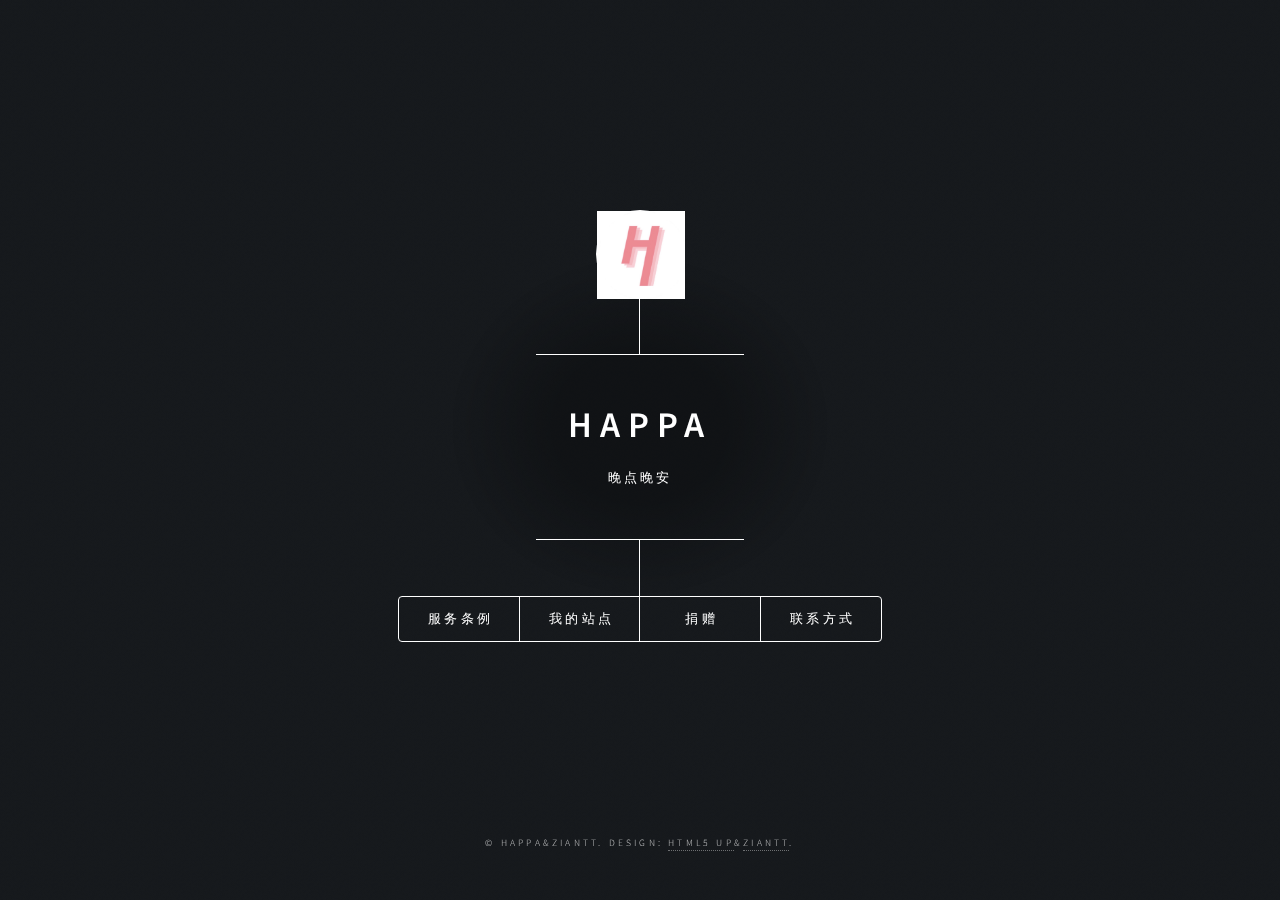
<file: index.html>
<!DOCTYPE HTML>
<!--
	by HTML5 UP
	html5up.net | @ajlkn
	@ZianTT
	@Happa
-->
<html>
	<head>
		<title>Happa 的个人主页</title>
		<meta charset="utf-8" />
		<meta name="viewport" content="width=device-width, initial-scale=1, user-scalable=no" />
		<link rel="stylesheet" href="assets/css/main.css" />
		<noscript><link rel="stylesheet" href="assets/css/noscript.css" /></noscript>
	</head>
	<body class="is-preload">

		<!-- Wrapper -->
			<div id="wrapper">

				<!-- Header -->
					<header id="header">
						<div class="logo">
							<img src="./images/happa.jpg" style="height: 5.5rem;width: 5.5rem;">
						</div>
						<div class="content">
							<div class="inner">
								<h1>Happa</h1>
								<p>晚点晚安</p>
							</div>
						</div>
						<nav>
							<ul>
								<li><a href="#tos">服务条例</a></li>
								<li><a href="#doc">我的站点</a></li>
								<li><a href="#donate">捐赠</a></li>
								<li><a href="#contact">联系方式</a></li>
								<!--<li><a href="#elements">Elements</a></li>-->
							</ul>
						</nav>
					</header>

				<!-- Main -->
					<div id="main">

						<!-- TOS -->
							<article id="tos">
								<h2 class="major">服务条款</h2>
								<p>由于使用非官方应用造成的一切损失（包括但不限于封号）与站长无关，请自行承担风险。Happa提供的数据来源于网络且仅供为个人学习、研究或者欣赏作为目的，您需要在合法范围内使用数据。否则我们有权停止向你提供服务，且不承担因法律允许使用范围外产生的连带责任。</p>
							</article>
						<!--DOC -->
							<article id="doc">
								<h2 class="major">HappaPan由于资金不足的原因已停止运行，现已恢复</h2>
								<a href="https://pan.happanetwork.com/">HappaNetworkAListPan</a>
							
								
							</article>
						<!--donate -->
							<article id="donate">
								<h2 class="major">我很可爱，请给我钱          --Re</h2>
								<img style="max-width: 250px;" src="images/alipay.jpg" alt="">
								<img style="max-width: 300px;" src="images/wechatpay.jpg" alt="">
							</article>
						<!-- Contact -->
							<article id="contact">
								<h2 class="major">Contact</h2>
								<h>欢迎用下列方式联系我吖</h><p></p>
								<ul class="icons">
									
									<a href="https://t.me/HappaGroup">加入HappaTelegramGroup</a>
								</ul>
							</article>

					</div>

				<!-- Footer -->
					<footer id="footer">
						<p class="copyright">&copy; Happa&ZianTT. Design: <a href="https://html5up.net">HTML5 UP</a>&<a href="https://github.com/ZianTT">ZianTT</a>.</p>
					</footer>

			</div>

		<!-- BG -->
			<div id="bg"></div>

		<!-- Scripts -->
			<script src="assets/js/jquery.min.js"></script>
			<script src="assets/js/browser.min.js"></script>
			<script src="assets/js/breakpoints.min.js"></script>
			<script src="assets/js/util.js"></script>
			<script src="assets/js/main.js"></script>

	</body>
</html>
</file>
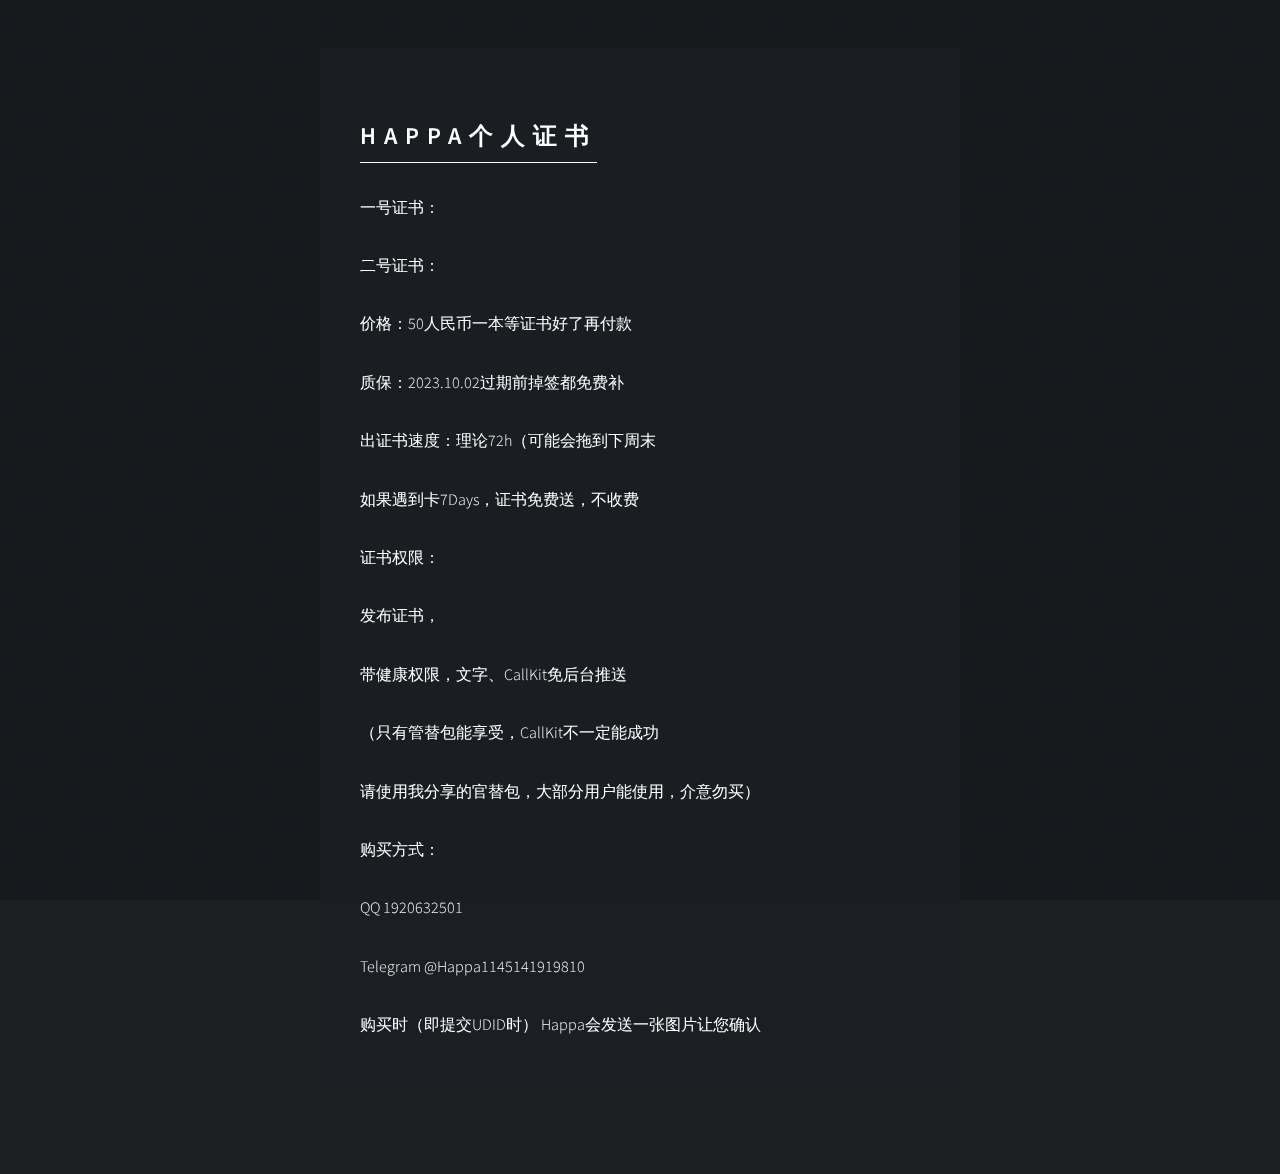
<file: cert/index.html>
<!DOCTYPE HTML>

<html>
	<head>
		<title>HappaCer</title>
		<meta charset="utf-8" />
		<meta name="viewport" content="width=device-width, initial-scale=1, user-scalable=no" />
		<link rel="stylesheet" href="../assets/css/main.css" />
		<noscript><link rel="stylesheet" href="../assets/css/noscript.css" /></noscript>
	</head>
	<body>

		<!-- Wrapper -->
			<div id="wrapper">


				<!-- Main -->
					<div id="main">

					
						<article id="doc" style ="" class="active">
								<h2 class="major">Happa个人证书</h2>
								
									<p>一号证书：</p>
										
										<p></p>
									<p>二号证书：</p>
										<p>价格：50人民币一本等证书好了再付款</p>
										<p>质保：2023.10.02过期前掉签都免费补</p>
										<p>出证书速度：理论72h（可能会拖到下周末</p>
							                       
										<p></p>
										<p>如果遇到卡7Days，证书免费送，不收费</p>
									<p>证书权限：</p>
									<p>发布证书，</p>
									<p>带健康权限，文字、CallKit免后台推送</p>
									<p>（只有管替包能享受，CallKit不一定能成功</p>
									<p>请使用我分享的官替包，大部分用户能使用，介意勿买）</p>
									<p></p>
									<p>购买方式：</p>
									<p>QQ 1920632501</p>
									<p>Telegram @Happa1145141919810</p>
							<p></p>
							<p>购买时（即提交UDID时） Happa会发送一张图片让您确认</p>

								

					</div>
				<!-- Footer -->
					<footer id="footer">
					</footer>

			</div>

		<!-- BG -->
			<div id="bg"></div>

		<!-- Scripts -->
			<script src="../assets/js/jquery.min.js"></script>
			<script src="../assets/js/browser.min.js"></script>
			<script src="../assets/js/breakpoints.min.js"></script>
			<script src="../assets/js/util.js"></script>

	</body>
</html>
</file>
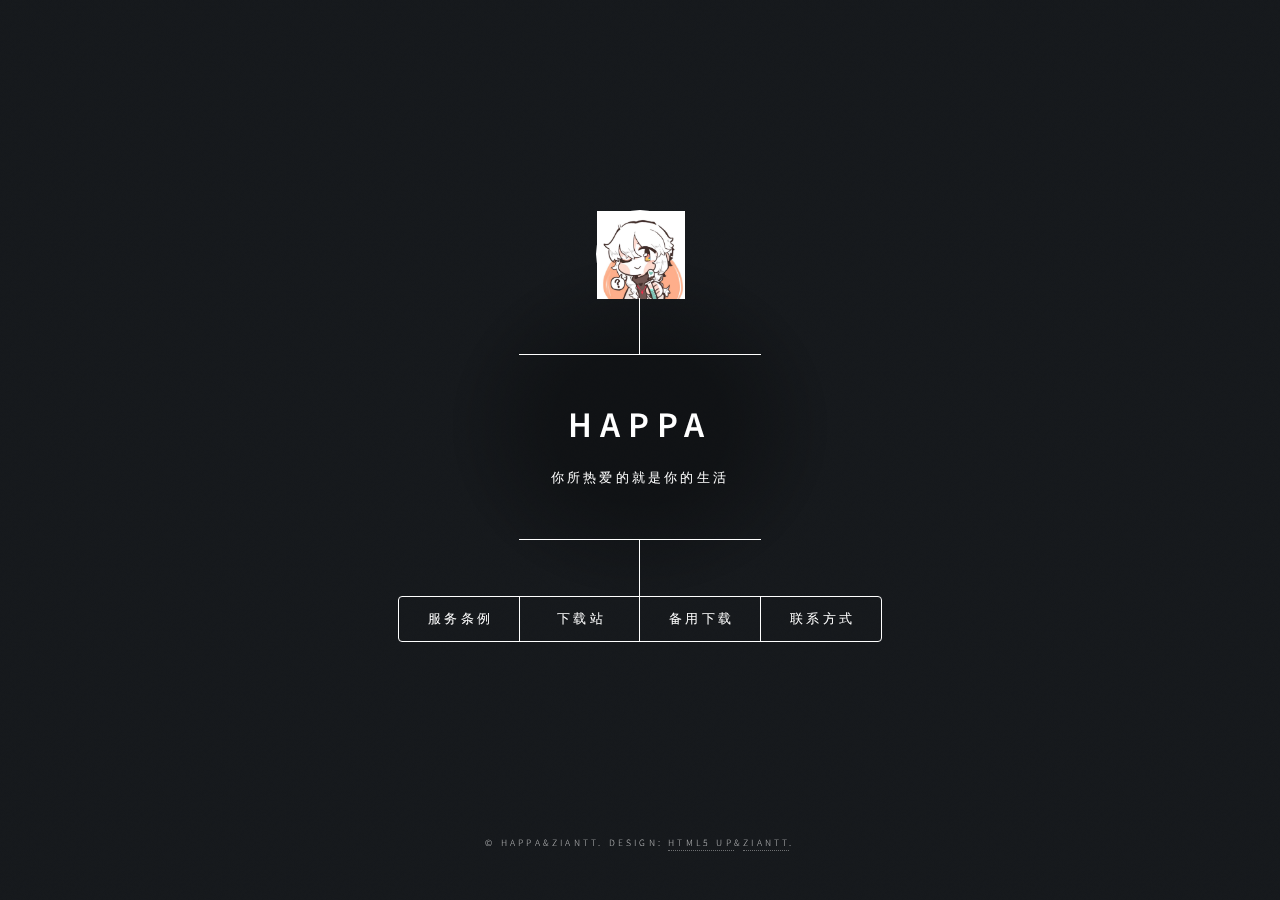
<file: happa 3/index.html>
<!DOCTYPE HTML>
<!--
	by HTML5 UP
	html5up.net | @ajlkn
	@ZianTT
	@Happa
-->
<html>
	<head>
		<title>Happa 的个人主页</title>
		<meta charset="utf-8" />
		<meta name="viewport" content="width=device-width, initial-scale=1, user-scalable=no" />
		<link rel="stylesheet" href="assets/css/main.css" />
		<noscript><link rel="stylesheet" href="assets/css/noscript.css" /></noscript>
	</head>
	<body class="is-preload">

		<!-- Wrapper -->
			<div id="wrapper">

				<!-- Header -->
					<header id="header">
						<div class="logo">
							<img src="./images/g.png" style="height: 5.5rem;width: 5.5rem;">
						</div>
						<div class="content">
							<div class="inner">
								<h1>Happa</h1>
								<p>你所热爱的就是你的生活</p>
							</div>
						</div>
						<nav>
							<ul>
								<li><a href="#tos">服务条例</a></li>
								<li><a href="http://44.202.246.37:5244/">下载站</a></li>
								<li><a href="javascript:alert('还没做QAQ')">备用下载</a></li>
								<li><a href="#contact">联系方式</a></li>
								<!--<li><a href="#elements">Elements</a></li>-->
							</ul>
						</nav>
					</header>

				<!-- Main -->
					<div id="main">

						<!-- TOS -->
							<article id="tos">
								<h2 class="major">服务条款</h2>
								<p>由于使用非官方应用造成的一切损失（包括但不限于封号）与站长无关，请自行承担风险。  此页面提供的数据来源于网络且仅供为个人学习、研究或者欣赏作为目的，您需要在合法范围内使用数据。否则我们有权停止向你提供服务，且不承担因法律允许使用范围外产生的连带责任。</p>
							</article>
						<!-- Contact -->
							<article id="contact">
								<h2 class="major">Contact</h2>
								<h>欢迎用下列方式联系我吖</h><p></p>
								<ul class="icons">
									<li><a href="https://space.bilibili.com/471721908?spm_id_from=333.337.0.0"><span class="label"><?xml version="1.0" ?><svg viewBox="-8 -8 40 40" xmlns="http://www.w3.org/2000/svg"><path d="M0 0h24v24H0z" fill="none"></path><path d="M7.172 2.757 10.414 6h3.171l3.243-3.242a1 1 0 0 1 1.415 1.415L16.414 6H18.5A3.5 3.5 0 0 1 22 9.5v8a3.5 3.5 0 0 1-3.5 3.5h-13A3.5 3.5 0 0 1 2 17.5v-8A3.5 3.5 0 0 1 5.5 6h2.085L5.757 4.171a1 1 0 0 1 1.415-1.415zM18.5 8h-13a1.5 1.5 0 0 0-1.493 1.356L4 9.5v8a1.5 1.5 0 0 0 1.356 1.493L5.5 19h13a1.5 1.5 0 0 0 1.493-1.356L20 17.5v-8A1.5 1.5 0 0 0 18.5 8zM8 11a1 1 0 0 1 1 1v2a1 1 0 0 1-2 0v-2a1 1 0 0 1 1-1zm8 0a1 1 0 0 1 1 1v2a1 1 0 0 1-2 0v-2a1 1 0 0 1 1-1z" fill="#ffffff" class="fill-000000"></path></svg></span></a></li>
									<li><a href="tencent://message/?uin=1920632501&Site=&Menu=yes"><span class="label"><svg viewBox="-8 -8 40 40" xmlns="http://www.w3.org/2000/svg"><path d="M0 0h24v24H0z" fill="none"></path><path d="M19.913 14.529a31.977 31.977 0 0 0-.675-1.886l-.91-2.246c0-.026.012-.468.012-.696C18.34 5.86 16.507 2 12 2S5.66 5.86 5.66 9.7c0 .229.011.671.012.697l-.91 2.246a32.777 32.777 0 0 0-.675 1.886c-.86 2.737-.581 3.87-.369 3.895.455.054 1.771-2.06 1.771-2.06 0 1.224.637 2.822 2.016 3.976-.515.157-1.147.399-1.554.695-.365.267-.319.54-.253.65.289.481 4.955.307 6.303.157 1.347.15 6.014.324 6.302-.158.066-.11.112-.382-.253-.649-.407-.296-1.039-.538-1.555-.696 1.379-1.153 2.016-2.751 2.016-3.976 0 0 1.316 2.115 1.771 2.06.212-.025.49-1.157-.37-3.894" fill="#ffffff" class="fill-000000"></path></svg></span></a></li>
								</ul>
							</article>

					</div>

				<!-- Footer -->
					<footer id="footer">
						<p class="copyright">&copy; Happa&ZianTT. Design: <a href="https://html5up.net">HTML5 UP</a>&<a href="https://github.com/ZianTT">ZianTT</a>.</p>
					</footer>

			</div>

		<!-- BG -->
			<div id="bg"></div>

		<!-- Scripts -->
			<script src="assets/js/jquery.min.js"></script>
			<script src="assets/js/browser.min.js"></script>
			<script src="assets/js/breakpoints.min.js"></script>
			<script src="assets/js/util.js"></script>
			<script src="assets/js/main.js"></script>

	</body>
</html>
</file>
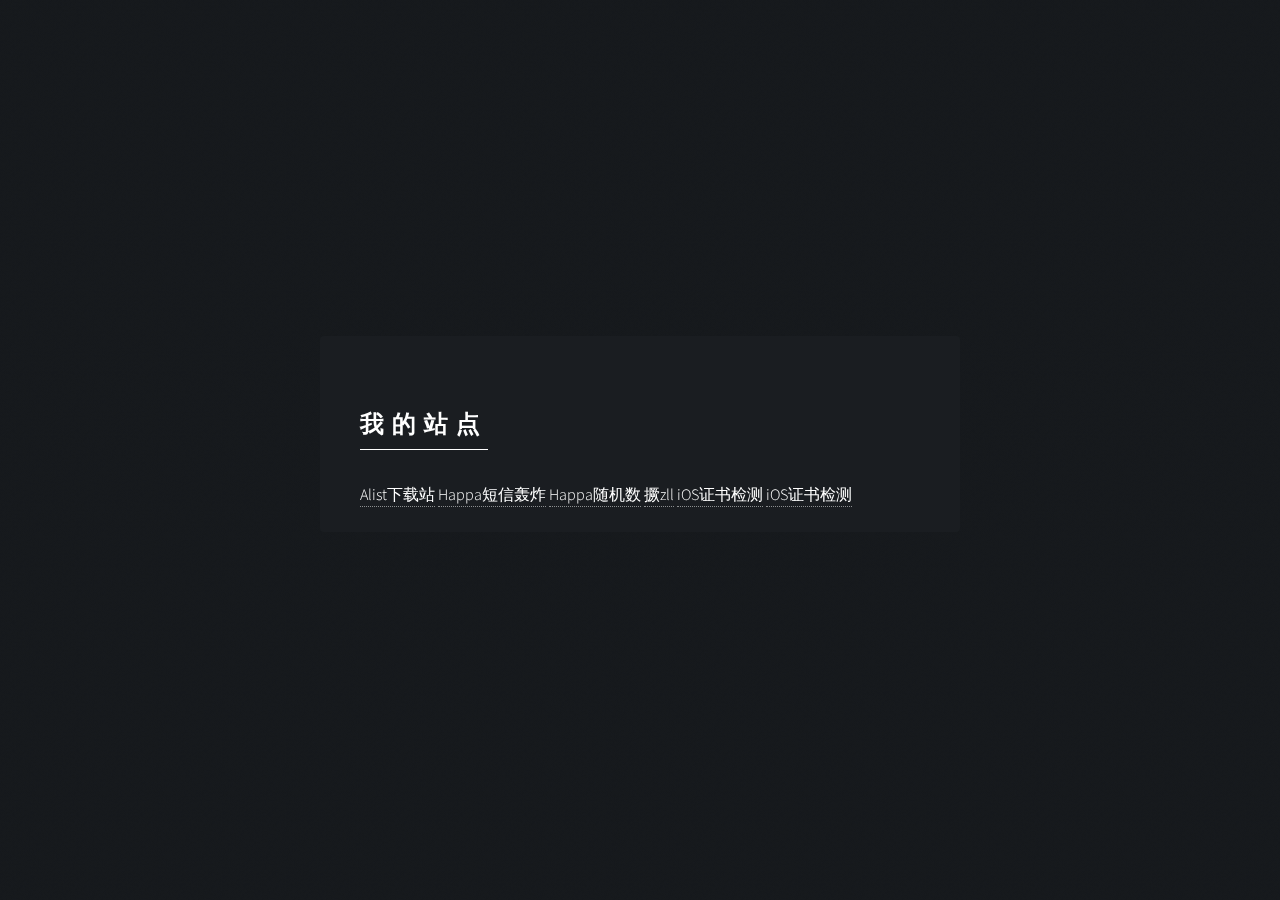
<file: other/index.html>
<!DOCTYPE HTML>
<!--
	by HTML5 UP
	html5up.net | @ajlkn
	@ZianTT
	@Happa
-->
<html>
	<head>
		<title>私人主页</title>
		<meta charset="utf-8" />
		<meta name="viewport" content="width=device-width, initial-scale=1, user-scalable=no" />
		<link rel="stylesheet" href="../assets/css/main.css" />
		<noscript><link rel="stylesheet" href="../assets/css/noscript.css" /></noscript>
	</head>
	<body>

		<!-- Wrapper -->
			<div id="wrapper">


				<!-- Main -->
					<div id="main">

						<!-- TOS -->
						<article id="doc" style="" class="active">
								<h2 class="major">我的站点</h2>
								<a href="https://alist.happa.cf/">Alist下载站</a>
								<a href="https://happa.cf/tel/">Happa短信轰炸</a>
								<a href="https://happa.cf/suijishu/">Happa随机数</a>
								<a href="http://happa.cf/Happa-Eatzll/">撅zll</a>
								<a href="https://happa.cf/signdetection/">iOS证书检测</a>
								<a href="https://happa.cf/signdetection/">iOS证书检测</a>
					</div>
				<!-- Footer -->
					<footer id="footer">
					</footer>

			</div>

		<!-- BG -->
			<div id="bg"></div>

		<!-- Scripts -->
			<script src="../assets/js/jquery.min.js"></script>
			<script src="../assets/js/browser.min.js"></script>
			<script src="../assets/js/breakpoints.min.js"></script>
			<script src="../assets/js/util.js"></script>

	</body>
</html>
</file>
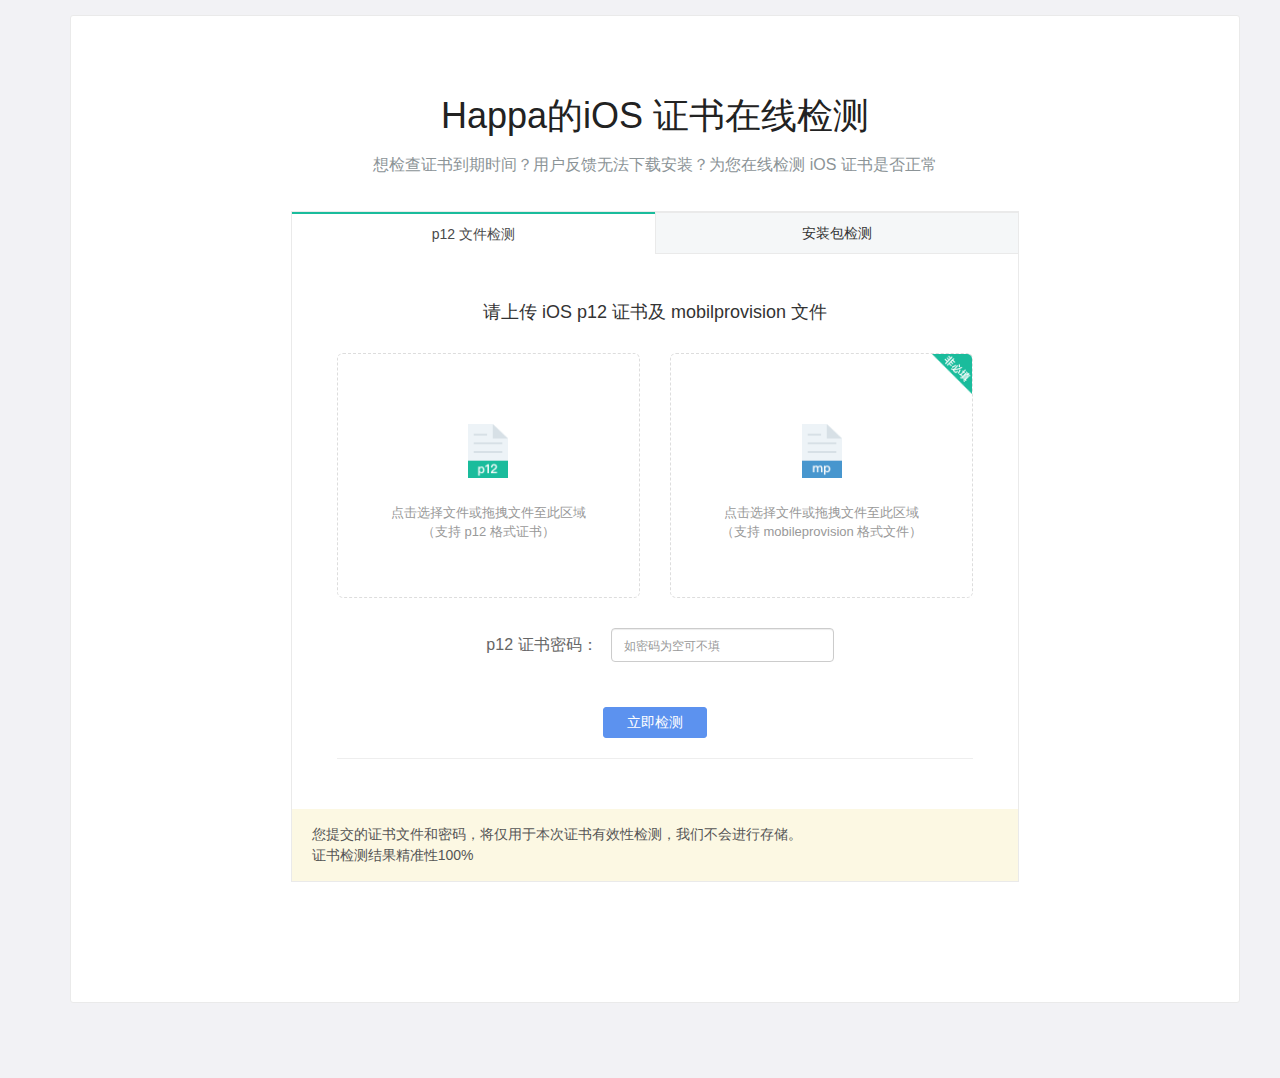
<file: signdetection/index.html>
<!DOCTYPE html>
<link rel="icon" type="image/svg+xml" href="./iOS证书在线检测_files/index.svg" />
<!-- saved from url=(0026)https://cert.signstack.cc/ -->
<html lang="zh">

<head>
    <meta http-equiv="Content-Type" content="text/html; charset=UTF-8">
    <meta name="viewport" content="width=device-width,initial-scale=1,maximum-scale=1,user-scalable=0">
    <meta name="keywords" content="iOS证书在线检测,ipa证书检测,p12证书检测,描述文件检测,苹果企业证书检测,掉签检测">
    <meta name="description" content="iOS证书在线检测,ipa证书检测,p12证书检测,描述文件检测,苹果企业证书检测,掉签检测">
    <title>iOS证书在线检测</title>
    <link rel="stylesheet" href="./iOS证书在线检测_files/font.css">
    <link rel="stylesheet" type="text/css" href="./iOS证书在线检测_files/spectrum.css">
    <link rel="stylesheet" type="text/css" href="./iOS证书在线检测_files/bootstrap.min.css">
    <link rel="stylesheet" type="text/css" href="./iOS证书在线检测_files/base.css">
    <link rel="stylesheet" type="text/css" href="./iOS证书在线检测_files/main.css">
    <link rel="stylesheet" type="text/css" href="./iOS证书在线检测_files/h5.css">
    <script type="text/javascript" src="./iOS证书在线检测_files/jquery.min.js"></script>
    <script type="text/javascript" src="./iOS证书在线检测_files/bootstrap.min.js"></script>
    <script type="text/javascript" src="./iOS证书在线检测_files/vue.js"></script>
    <script type="text/javascript" src="./iOS证书在线检测_files/js.js"></script>
    <script type="text/javascript" src="./iOS证书在线检测_files/spectrum.js"></script>
    <script type="text/javascript" src="./iOS证书在线检测_files/jquery.lazyload.js"></script>
    <script>
        isHideFooter = false;
    </script>
</head>

<body>
    <header>
        <style>
            #overlay {
                top: 0px;
                left: 0px;
                width: 100%;
                height: 100%;
                z-index: auto;
                display: fixed;
            }

            .shadow {
                width: 100%;
                height: 100%;
                position: absolute;
                left: 0;
                top: 0;
                z-index: 998;
                background-color: #000;
                opacity: 0.6;
                display: none;
            }

            .addBox {
                //其他属性
                z-index: 999;
            }
        </style>
    </header>
    <span class="icon-menu iconfont phone-menu visible-xs"></span>
    <div class="phone-shadow"></div>
    <script src="./iOS证书在线检测_files/html2canvas.js"></script>
    <script src="./iOS证书在线检测_files/canvas2image.js"></script>
    <div class="toolkit-common-wrap">
        <input id="toggleResStatus" type="hidden" value="">
        <div class="container">
            <div class="shadow">
                <div style="text-align: center; width: 100%; height: 100%;">
                    <img src="./iOS证书在线检测_files/loading.gif"
                        style="width: 60px; height: 60px;position: absolute; left:50%; top: 50%; margin-left: -30px;margin-top: -30px;">
                </div>
            </div>
            <div class="crumbs">
                <link rel="stylesheet" href="./iOS证书在线检测_files/bootstrap.min(1).css">
                <link rel="stylesheet" href="./iOS证书在线检测_files/animate.css">
                <link rel="stylesheet" href="./iOS证书在线检测_files/index.css">

                <input type="file" name="uploadfile" class="hide" onchange="handleFileUpload(this.files, $(this))"
                    data-target="" id="uploadfile">
                <div class="content container mt-80 inner-content">
                    <h3 class="text-center font-36 font-cert-check-title">Happa的iOS 证书在线检测</h3>
                    <h3 class="text-center font-16 mt-20 color-8c9497">想检查证书到期时间？用户反馈无法下载安装？为您在线检测 iOS 证书是否正常</h3>
                    <div class="text-center cert mt-30 col-md-8 col-md-offset-2">
                        <div class="form-horizontal text-center" id="checkStatus">
                            <ul id="certCheckTab" class="nav nav-tabs">
                                <li class="active"><a href="https://cert.signstack.cc/#certFile" data-id="file"
                                        data-toggle="tab" onclick="toggleShowRes()">p12 文件检测</a></li>
                                <li> <a href="https://cert.signstack.cc/#shortUrl" data-id="url" data-toggle="tab"
                                        onclick="toggleHideRes()"> 安装包检测</a> </li>
                            </ul>
                            <div id="certCheckTabContent" class="tab-content" style="">
                                <div class="tab-pane fade" id="shortUrl">
                                    <link href="./iOS证书在线检测_files/2.2b9e45b9.chunk.css" rel="stylesheet">
                                    <link href="./iOS证书在线检测_files/main.52645ede.chunk.css" rel="stylesheet">
                                    <div id="root">
                                        <div class="App">
                                            <div class="ant-divider ant-divider-horizontal ant-divider-with-text-center"
                                                role="separator">
                                            </div>
                                            <div class="ant-spin-nested-loading">
                                                <div class="ant-spin-container">
                                                    <span>
                                                        <div class="ant-upload ant-upload-drag" id="target_box">
                                                            <span tabindex="0" class="ant-upload ant-upload-btn"
                                                                role="button"
                                                                onclick="document.querySelector(&#39;#ipaFile&#39;).click()"
                                                                )="">
                                                                <input type="file" name="ipaFile" class="hide"
                                                                    accept=".mobileprovision,.p12,.ipa" data-target=""
                                                                    id="ipaFile"
                                                                    onchange="ipaUpload(this.files, $(this))">
                                                                <div class="ant-upload-drag-container">
                                                                    <p class="ant-upload-drag-icon"><i
                                                                            aria-label="icon: inbox"
                                                                            class="anticon anticon-inbox">
                                                                            <svg viewBox="0 0 1024 1024"
                                                                                focusable="false" class=""
                                                                                data-icon="inbox" width="1em"
                                                                                height="1em" fill="currentColor"
                                                                                aria-hidden="true">
                                                                                <path
                                                                                    d="M885.2 446.3l-.2-.8-112.2-285.1c-5-16.1-19.9-27.2-36.8-27.2H281.2c-17 0-32.1 11.3-36.9 27.6L139.4 443l-.3.7-.2.8c-1.3 4.9-1.7 9.9-1 14.8-.1 1.6-.2 3.2-.2 4.8V830a60.9 60.9 0 0 0 60.8 60.8h627.2c33.5 0 60.8-27.3 60.9-60.8V464.1c0-1.3 0-2.6-.1-3.7.4-4.9 0-9.6-1.3-14.1zm-295.8-43l-.3 15.7c-.8 44.9-31.8 75.1-77.1 75.1-22.1 0-41.1-7.1-54.8-20.6S436 441.2 435.6 419l-.3-15.7H229.5L309 210h399.2l81.7 193.3H589.4zm-375 76.8h157.3c24.3 57.1 76 90.8 140.4 90.8 33.7 0 65-9.4 90.3-27.2 22.2-15.6 39.5-37.4 50.7-63.6h156.5V814H214.4V480.1z">
                                                                                </path>
                                                                            </svg></i></p>
                                                                    <p class="ant-upload-text">点击选择文件或拖拽文件至此区域</p>
                                                                    <p class="ant-upload-hint">（支持 ipa 格式文件）</p>
                                                                </div>
                                                            </span>
                                                        </div>
                                                    </span>
                                                </div>
                                            </div>
                                            <div id="Name"></div>
                                            <div id="Status"></div>
                                            <div id="ExpireTime"></div>
                                        </div>
                                    </div>
                                </div>
                                <div class="tab-pane fade active in " id="certFile">
                                    <h5 class="url-title mb-30">请上传 iOS p12 证书及 mobilprovision 文件</h5>
                                    <div class="container-fluid file-upload-container">
                                        <div class="row">
                                            <div class="col-md-6">
                                                <div class="upload-img-init " id="uploadCert">
                                                    <img id="" src="./iOS证书在线检测_files/p12_file_2x.png"
                                                        class="img-responsive center-block file-icon">
                                                    <div class="text-center upload-tips">
                                                        <p>点击选择文件或拖拽文件至此区域</p>
                                                        <p>（支持 p12 格式证书）</p>
                                                    </div>
                                                </div>
                                            </div>
                                            <div class="col-md-6">
                                                <div class="upload-img-init " id="uploadProvision">
                                                    <img id="" src="./iOS证书在线检测_files/optional_icon_2x.png"
                                                        class="img-responsive center-block file-icon optional-icon">
                                                    <img id="" src="./iOS证书在线检测_files/mp_icon_2x.png"
                                                        class="img-responsive center-block file-icon">
                                                    <div class="text-center upload-tips">
                                                        <p>点击选择文件或拖拽文件至此区域</p>
                                                        <p>（支持 mobileprovision 格式文件）</p>
                                                    </div>
                                                </div>
                                            </div>
                                            <div class="col-md-8 col-md-offset-2">
                                                <div class="form-group">
                                                    <span for="name" class="font-16">p12 证书密码：</span>
                                                    <input name="password" type="password" id="password"
                                                        class="form-control" placeholder="如密码为空可不填">
                                                </div>
                                                <button class="btn-u h-30 mt-30 btn-check" id="submitButton"><span
                                                        class="font-13">立即检测</span></button>
                                            </div>

                                        </div>
                                        <hr class="mt-15 mb-20">
                                    </div>
                                </div>
                                <div class="hide text-center" id="certResult">
                                    <h5 class="url-title mb-30">检测结果</h5>
                                    <p class="hide" id="errorMsg">
                                        <span style="color: #FD5A5A; font-size: 18px;"></span>
                                        <a href="javascript:void(0);" class="popovers hide" data-html="true"
                                            data-container="body" data-toggle="popover" data-trigger="hover"
                                            data-placement="bottom" data-content="" data-original-title="" title=""><i
                                                class="fa fa-question-circle" style="font-size:14px;color:#29bb9c;"></i>
                                        </a>
                                    </p>
                                    <div class="row text-center" id="certDetail">
                                        <div id="fileCertResult">
                                            <div class="cert-result mb-40">
                                                <div class="cert-icon" style="">
                                                    <img id="certFlag" src="./iOS证书在线检测_files/cert_icon_2x.png"
                                                        class="img-responsive pull-right">
                                                </div>
                                                <div class="text-left" style="">
                                                    <p class="check-item">
                                                        <span class="">证书状态</span>
                                                    </p>
                                                    <p class="" style="margin-bottom:0">
                                                        <span class="font-18" style="font-weight:600">
                                                            <span class="certStatusSpan" id="certStatus"></span>
                                                            <a href="javascript:void(0);" id="certStatusExplain"
                                                                class="popovers certStatusExplain" data-html="true"
                                                                data-container="body" data-toggle="popover"
                                                                data-trigger="hover" data-placement="bottom"
                                                                data-content="" data-original-title="" title=""><i
                                                                    class="fa fa-question-circle"
                                                                    style="font-size:14px;color:#29bb9c;"></i></a>
                                                        </span>
                                                    </p>
                                                </div>
                                            </div>
                                            <div class="col-md-12" style="">
                                                <p class="check-item" style="">
                                                    <span class="text-right item-title"
                                                        style="margin-right: 0px;">证书名称：</span>
                                                    <span class="text-left item-result certNameSpan"
                                                        id="certName"></span>
                                                </p>

                                                <p class="check-item">
                                                    <span class="text-right item-title"
                                                        style="margin-right: 0px;">过期时间：</span>
                                                    <span class="text-left item-result certExpireDateSpan"
                                                        id="certExpireDate"></span>
                                                </p>

                                                <p class="check-item revocationTime hide">
                                                    <span class="text-right item-title"
                                                        style="margin-right: 0px;">掉签时间：</span>
                                                    <span class="text-left item-result" id="revocationTime"></span>
                                                </p>

                                                <div class="provision-detail hide">
                                                    <p class="check-item">
                                                        <span class="text-right item-title"
                                                            style="margin-right: 0px;">mobileprovision 状态：</span>
                                                        <span class="text-left item-result" id="provisionStatus"></span>
                                                    </p>
                                                    <p class="check-item">
                                                        <span class="text-right item-title"
                                                            style="margin-right: 0px;">mobileprovision 过期时间：</span>
                                                        <span class="text-left item-result"
                                                            id="provisionExpireDate"></span>
                                                    </p>
                                                    <p class="check-item provisionSignType hide">
                                                        <span class="text-right item-title"
                                                            style="margin-right: 0px;">打包方式：</span>
                                                        <span class="text-left item-result"
                                                            id="provisionSignType"></span>
                                                    </p>
                                                </div>
                                            </div>
                                        </div>
                                        <div id="urlCertResult">
                                            <div class="col-md-12" style="">
                                                <p class="check-item">
                                                    <span class="text-right item-title">证书状态：</span>
                                                    <span class="font-18 text-left item-result" style="font-weight:500">
                                                        <span class="certStatusSpan" id="certStatus"></span>
                                                        <a href="javascript:void(0);" id="certStatusExplain"
                                                            class="popovers certStatusExplain" data-html="true"
                                                            data-container="body" data-toggle="popover"
                                                            data-trigger="hover" data-placement="bottom" data-content=""
                                                            data-original-title="" title=""><i
                                                                class="fa fa-question-circle"
                                                                style="font-size:14px;color:#29bb9c;"></i></a>
                                                    </span>
                                                </p>

                                                <p class="check-item" style="">
                                                    <span class="text-right item-title"
                                                        style="margin-right: 0px;">证书名称：</span>
                                                    <span style="" class="text-left item-result certNameSpan"
                                                        id="certName"></span>
                                                </p>

                                                <p class="check-item">
                                                    <span class="text-right item-title"
                                                        style="margin-right: 0px;">过期时间：</span>
                                                    <span class="text-left item-result certExpireDateSpan"
                                                        id="certExpireDate"></span>
                                                </p>

                                                <p class="check-item appName hide">
                                                    <span class="text-right item-title"
                                                        style="margin-right: 0px;">应用名称：</span>
                                                    <span class="text-left item-result appName hide"
                                                        id="appName"></span>
                                                </p>
                                            </div>
                                        </div>
                                    </div>
                                </div>
                                <div class="text-center row hide" id="search">
                                    <img src="./iOS证书在线检测_files/search.gif" class="img-responsive center-block">
                                    <p class="">检测中...</p>
                                </div>
                            </div>
                            <div class="row mb-30">
                                <a style="display: inline-block; padding: 6px 13px;"
                                    class="btn-u h-30 mt-30 btn-check hide" id="recheckBtn" onclick="toggleRes()"> <span
                                        class="font-13">继续检测其他证书</span></a>
                            </div>
                            <div class="alert alert-warning alert-dismissablewarning mb-0 mt-50 text-left"
                                id="fileCheckAlert" style="border-radius:0;border:none;color:#555; margin-bottom: 0px;">
                                <i class="fa fa-exclamation-circle"></i><span class="ml-5"
                                    style="margin-left:5px;">您提交的证书文件和密码，将仅用于本次证书有效性检测，我们不会进行存储。</span> <br>
                                <i class="fa fa-exclamation-circle"></i><span class="ml-5"
                                    style="margin-left:5px;">证书检测结果精准性100%</span>
                            </div>
                        </div>
                    </div>
                </div>
                <script src="./iOS证书在线检测_files/jquery.min(1).js"></script>
                <script src="./iOS证书在线检测_files/bootstrap.min(2).js"></script>
                <script src="./iOS证书在线检测_files/index.js"></script>
            </div>
        </div>
        <div id="view"></div>
        <script>!function (c) { function e(e) { for (var r, t, n = e[0], o = e[1], u = e[2], i = 0, l = []; i < n.length; i++)t = n[i], Object.prototype.hasOwnProperty.call(a, t) && a[t] && l.push(a[t][0]), a[t] = 0; for (r in o) Object.prototype.hasOwnProperty.call(o, r) && (c[r] = o[r]); for (s && s(e); l.length;)l.shift()(); return p.push.apply(p, u || []), f() } function f() { for (var e, r = 0; r < p.length; r++) { for (var t = p[r], n = !0, o = 1; o < t.length; o++) { var u = t[o]; 0 !== a[u] && (n = !1) } n && (p.splice(r--, 1), e = i(i.s = t[0])) } return e } var t = {}, a = { 1: 0 }, p = []; function i(e) { if (t[e]) return t[e].exports; var r = t[e] = { i: e, l: !1, exports: {} }; return c[e].call(r.exports, r, r.exports, i), r.l = !0, r.exports } i.m = c, i.c = t, i.d = function (e, r, t) { i.o(e, r) || Object.defineProperty(e, r, { enumerable: !0, get: t }) }, i.r = function (e) { "undefined" != typeof Symbol && Symbol.toStringTag && Object.defineProperty(e, Symbol.toStringTag, { value: "Module" }), Object.defineProperty(e, "__esModule", { value: !0 }) }, i.t = function (r, e) { if (1 & e && (r = i(r)), 8 & e) return r; if (4 & e && "object" == typeof r && r && r.__esModule) return r; var t = Object.create(null); if (i.r(t), Object.defineProperty(t, "default", { enumerable: !0, value: r }), 2 & e && "string" != typeof r) for (var n in r) i.d(t, n, function (e) { return r[e] }.bind(null, n)); return t }, i.n = function (e) { var r = e && e.__esModule ? function () { return e.default } : function () { return e }; return i.d(r, "a", r), r }, i.o = function (e, r) { return Object.prototype.hasOwnProperty.call(e, r) }, i.p = "/"; var r = this["webpackJsonpios-check"] = this["webpackJsonpios-check"] || [], n = r.push.bind(r); r.push = e, r = r.slice(); for (var o = 0; o < r.length; o++)e(r[o]); var s = n; f() }([])</script>
        <script src="./iOS证书在线检测_files/index(1).js">
                < script src = "static/default/js/clipboard.js" ></script>
        <script>
        if (!isHideFooter) {
                $('.right-float-window').show();
            }
            function alert(msg, callback, cancelCallback, align, successBtn, cancelBtn) {
                if (!align) align = 'center';
                if (!successBtn) successBtn = '确定';
                Modal.generalModal({
                    backdrop: true, // 点击阴影是否关闭弹窗， // true 开启； false 关闭
                    iconClass: "",  // success: icon-modal-success1,  error: icon-modal-error2
                    title: '',  // 弹窗标题
                    p: msg, // 弹窗内容
                    align: align, // 弹窗内容排列顺序 left center right
                    cancelBtnText: cancelBtn,    // 取消按钮文字
                    successBtnText: successBtn,  // 确定按钮文字
                    successBtnModal: true, // 点击确定按钮是否关闭弹窗 true 关闭 false 不关闭
                    cancelBtnModal: true, // 点击取消按钮是否关闭弹窗 true 关闭 false 不关闭
                    successCallback: callback,
                    cancelCallback: cancelCallback
                });
            }

</div ></body ></html >
</file>
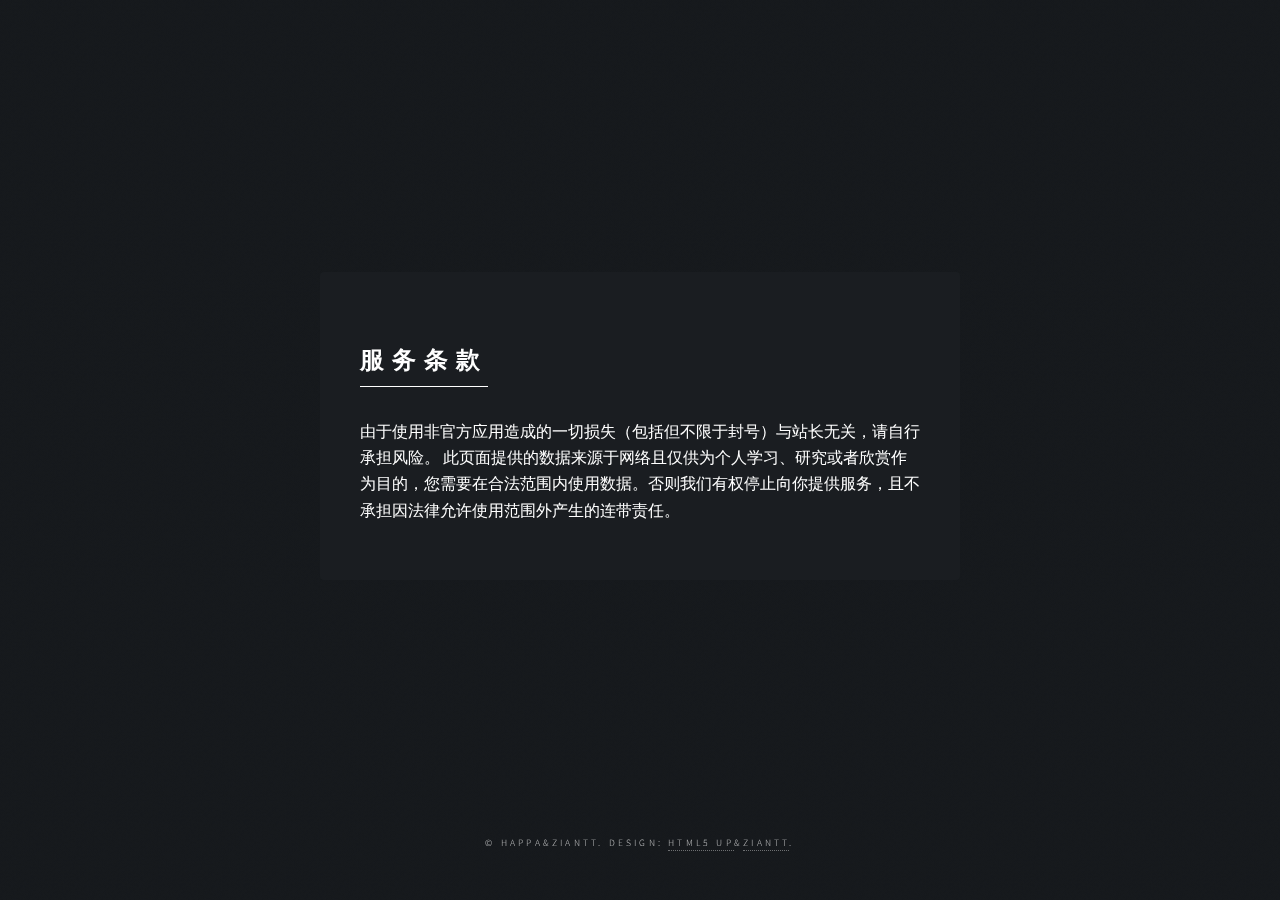
<file: tos/index.html>
<!DOCTYPE HTML>
<!--
	by HTML5 UP
	html5up.net | @ajlkn
	@ZianTT
	@Happa
-->
<html>
	<head>
		<title>Happa 的个人主页</title>
		<meta charset="utf-8" />
		<meta name="viewport" content="width=device-width, initial-scale=1, user-scalable=no" />
		<link rel="stylesheet" href="../assets/css/main.css" />
		<noscript><link rel="stylesheet" href="../assets/css/noscript.css" /></noscript>
	</head>
	<body>

		<!-- Wrapper -->
			<div id="wrapper">


				<!-- Main -->
					<div id="main">

						<!-- TOS -->
						<article id="doc" style="" class="active">
								<h2 class="major">服务条款</h2>
								<p>由于使用非官方应用造成的一切损失（包括但不限于封号）与站长无关，请自行承担风险。  此页面提供的数据来源于网络且仅供为个人学习、研究或者欣赏作为目的，您需要在合法范围内使用数据。否则我们有权停止向你提供服务，且不承担因法律允许使用范围外产生的连带责任。</p>
						</article>
					</div>

				<!-- Footer -->
					<footer id="footer">
						<p class="copyright">&copy; Happa&ZianTT. Design: <a href="https://html5up.net">HTML5 UP</a>&<a href="https://github.com/ZianTT">ZianTT</a>.</p>
					</footer>

			</div>

		<!-- BG -->
			<div id="bg"></div>

		<!-- Scripts -->
			<script src="../assets/js/jquery.min.js"></script>
			<script src="../assets/js/browser.min.js"></script>
			<script src="../assets/js/breakpoints.min.js"></script>
			<script src="../assets/js/util.js"></script>

	</body>
</html>
</file>
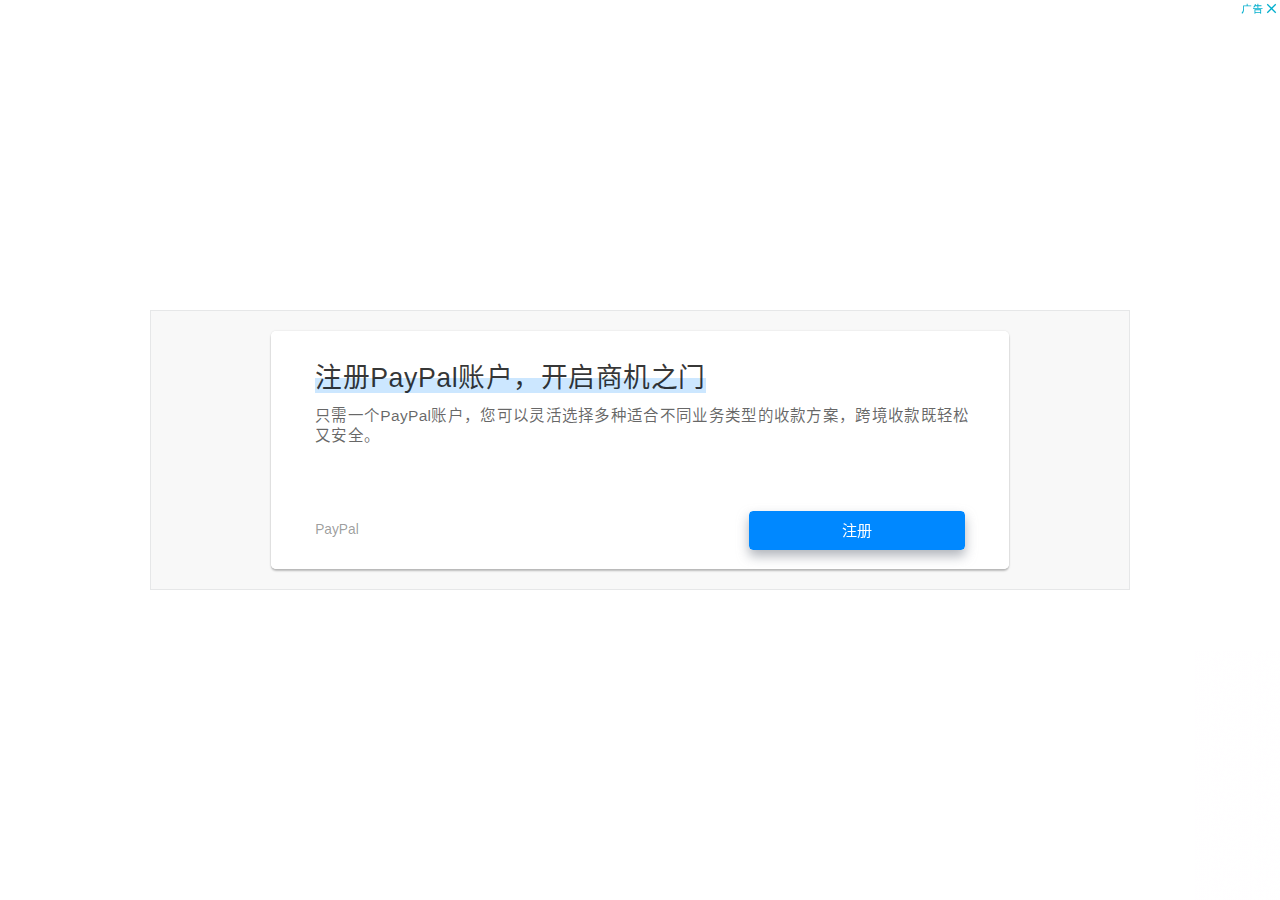
<file: suijishu/file/ads.html>
<!DOCTYPE html>
<!-- saved from url=(1395)https://googleads.g.doubleclick.net/pagead/ads?client=ca-pub-2440711871479504&output=html&h=280&slotname=8604148262&adk=2814831867&adf=3215562993&pi=t.ma~as.8604148262&w=980&fwrn=4&fwrnh=100&lmt=1651741874&rafmt=1&psa=1&format=980x280&url=https%3A%2F%2Fwww.qqxiuzi.cn%2Fzh%2Fsuijishu.htm&fwr=0&rpe=1&resp_fmts=3&wgl=1&uach=[base64].&dt=1654138508914&bpp=5&bdt=166&idt=81&shv=r20220531&mjsv=m202205260101&ptt=9&saldr=aa&abxe=1&cookie=ID%3D442a50e6d686df23-22ba38aeeed100c7%3AT%3D1649753324%3ART%3D1649753324%3AS%3DALNI_MbihB9hT-%2DZRgk2U437u99lzid-HQ&gpic=UID%3D00000597e924544d%3AT%3D1653020039%3ART%3D1654138297%3AS%3DALNI_MYAoX6OLs-IuNqZVx6HZDz8ZDOh7g&correlator=8369147573031&frm=20&pv=2&ga_vid=1743890548.1654138509&ga_sid=1654138509&ga_hid=1511347842&ga_fc=0&u_tz=480&u_his=1&u_h=864&u_w=1536&u_ah=824&u_aw=1536&u_cd=24&u_sd=1.25&dmc=8&adx=270&ady=109&biw=1519&bih=754&scr_x=0&scr_y=0&eid=44759876%2C44759927%2C44759842%2C44766068&oid=2&pvsid=1519176186399045&pem=776&tmod=806849668&uas=0&nvt=1&eae=0&fc=896&brdim=0%2C0%2C0%2C0%2C1536%2C0%2C1536%2C824%2C1536%2C754&vis=1&rsz=%7C%7CeoE%7C&abl=CS&pfx=0&fu=128&bc=31&ifi=1&uci=a!1&fsb=1&xpc=ugwjeP0pHA&p=https%3A//www.qqxiuzi.cn&dtd=110 -->
<html lang="zh-cn"><head><meta http-equiv="Content-Type" content="text/html; charset=UTF-8"><link rel="preload" href="./fa287546e1d5bd0678894d5c227e456c.js.下载" as="script"><link rel="preload" href="./871c96fb77a4896caa02808d467db33f.js.下载" as="script"><script>var jscVersion = 'r20220531';</script><script>var google_casm=[];</script><style>HTML,BODY{height:100%;width:100%;margin:0;padding:0;overflow:hidden;}#mys-wrapper{height:100%;width:100%;overflow:hidden;position:absolute;top:0;left:0;align-items:center;display:flex;justify-content:center;line-height:normal;}#mys-overlay{height:100%;width:100%;overflow:hidden;position:absolute;top:0;left:0;box-sizing:border-box;pointer-events:none;z-index:1;display:none;}.mys-wrapper A,.mys-wrapper A:visited,.mys-wrapper A:hover,.mys-wrapper A:active{color:inherit;cursor:pointer;text-decoration:inherit;}[dir=rtl] .flip-on-rtl{transform:scale(-1,1);transform-origin:center;}#mys-content{flex-shrink:0;position:relative;overflow:hidden;z-index:0;}</style><script data-jc="36" data-jc-version="r20220531">(function(){(function(e){function c(){null!==this.parentNode&&this.parentNode.removeChild(this)}e.forEach(function(a){a.hasOwnProperty("remove")||Object.defineProperty(a,"remove",{configurable:!0,enumerable:!0,writable:!0,value:c})})})([Element.prototype,CharacterData.prototype,DocumentType.prototype]);try{var d=new window.CustomEvent("e");d.initCustomEvent("c",!0,!0,{});d.preventDefault();if(!0!==d.defaultPrevented)throw Error();}catch(e){var CustomEvent=function(c,a){a=a||{bubbles:!1,cancelable:!1,detail:void 0};var b=document.createEvent("CustomEvent");b.initCustomEvent(c,a.bubbles,a.cancelable,a.detail);var f=b.preventDefault;b.preventDefault=function(){f.call(this);try{Object.defineProperty(this,"defaultPrevented",{get:function(){return!0}})}catch(g){this.defaultPrevented=!0}};return b};CustomEvent.prototype= window.Event.prototype;window.CustomEvent=CustomEvent};}).call(this);</script><script src="./fa287546e1d5bd0678894d5c227e456c.js.下载"></script><style x-ns-7y9u3-l="banner-large-vanilla" x-phase="assemble">.ns-7y9u3-l-banner-large-vanilla{opacity:.01;position:absolute;top:0;left:0;display:block;width:980px;height:280px;}.ns-7y9u3-e-0{line-height:1.3;border-color:#e6e7e8;border-style:solid;border-width:1px;box-sizing:border-box;display:flex;flex-direction:column;font-family:Google Sans,sans-serif;font-size:10px;height:100%;width:100%;}.ns-7y9u3-e-1{line-height:1.3;box-sizing:border-box;display:flex;flex-direction:column;flex-grow:1;width:100%;}.ns-7y9u3-e-2,.ns-7y9u3-e-8{line-height:1.3;box-sizing:border-box;display:flex;flex-direction:column;flex-grow:1;}.ns-7y9u3-e-3{line-height:1.3;box-sizing:border-box;display:flex;flex-direction:column;justify-content:center;flex-grow:2;}.ns-7y9u3-e-4{box-sizing:border-box;font-weight:500;line-height:1.3;letter-spacing:0.02em;}.ns-7y9u3-e-6{box-sizing:border-box;font-weight:400;line-height:1.3;letter-spacing:0.02em;}.ns-7y9u3-e-9,.ns-7y9u3-e-11{line-height:1.3;box-sizing:border-box;display:flex;align-items:center;flex-direction:row;flex-grow:1;}.ns-7y9u3-e-10{line-height:1.3;box-sizing:border-box;display:flex;flex-direction:row;align-items:center;width:100%;}.ns-7y9u3-e-12{box-sizing:border-box;font-weight:400;line-height:1.5;white-space:nowrap;}.ns-7y9u3-e-14{line-height:1.3;box-sizing:border-box;min-width:19.6px;height:1px;flex-grow:1;}.ns-7y9u3-e-15{line-height:1.3;box-sizing:border-box;}.ns-7y9u3-e-16{display:flex;align-items:center;justify-content:center;flex-grow:1;border:1px solid #0088ff;position:relative;font-weight:400;text-align:center;text-transform:capitalize;}.ns-7y9u3-e-17{line-height:1.3;box-sizing:border-box;width:100%;height:100%;overflow:hidden;position:absolute;display:flex;align-items:center;justify-content:center;}.ns-7y9u3-e-18{line-height:1.3;box-sizing:border-box;width:100%;padding-top:100%;padding-bottom:100%;}.ns-7y9u3-e-19{line-height:1.3;box-sizing:border-box;display:flex;flex-grow:1;align-items:center;justify-content:center;}.ns-7y9u3-e-20{line-height:1.3;border:none;}.ns-7y9u3-e-21{display:inline;}.ns-7y9u3-v-9 .ns-7y9u3-e-2{margin:20.16px 119.56px;}.ns-7y9u3-v-9 .ns-7y9u3-e-3,.ns-7y9u3-v-9 .ns-7y9u3-e-10{padding:18.62px 44.59px;}.ns-7y9u3-v-9 .ns-7y9u3-e-4{font-size:26.75px;padding:10.22px 0 0;}.ns-7y9u3-v-9 .ns-7y9u3-e-6{font-size:15.5px;padding:10.22px 0 27.3px;}.ns-7y9u3-v-9 .ns-7y9u3-e-12{font-size:13.75px;padding:0;}.ns-7y9u3-v-9 .ns-7y9u3-e-16{font-size:15.1px;padding:0 6.2px;height:36.6px;line-height:36.6px;max-height:36.6px;margin:0;min-width:201.39px;}</style><style x-ns-7y9u3-l="banner-large-vanilla" x-phase="decorate">.ns-7y9u3-l-banner-large-vanilla{opacity:1;position:relative;}.title:hover,.title-line1:hover,.title-line2:hover{color:rgba(0,0,0,0.59);text-decoration:none;}.body:hover{color:rgba(0,0,0,0.4);text-decoration:none;}.url:hover{color:#646464;text-decoration:none;} @keyframes fade-in-animation{0%{opacity:0;}100%{opacity:1;}} @keyframes button-expand-animation{0%{transform:scale(0.05);}100%{transform:scale(1.05);}} @keyframes shadow-animation{0%{box-shadow:none;}100%{box-shadow:0 6px 12px rgba(134,140,150,0.65);background:unset;}} @keyframes color-animation{0%{color:#0088ff;}100%{color:#fff;}} .ns-7y9u3-l-banner-large-vanilla .web-on-show .common-animation-pattern.cta-background-animated{animation-name:button-expand-animation,fade-in-animation;} .ns-7y9u3-l-banner-large-vanilla .web-on-show .common-animation-pattern.cta-outer-animated{animation-name:shadow-animation;} .ns-7y9u3-l-banner-large-vanilla .web-on-show .common-animation-pattern.cta-text-animated{animation-name:color-animation;} .ns-7y9u3-l-banner-large-vanilla .common-animation-pattern{animation-duration:.5s;animation-fill-mode:both;animation-timing-function:cubic-bezier(.4,0,.2,1);animation-delay:3s;} @media only screen and (prefers-reduced-motion),(hover:hover){.ns-7y9u3-l-banner-large-vanilla .web-on-show .common-animation-pattern.cta-background-animated{transform:scale(1.05);animation-name:none;}.ns-7y9u3-l-banner-large-vanilla .web-on-show .common-animation-pattern.cta-outer-animated{animation-name:none;}.ns-7y9u3-l-banner-large-vanilla .web-on-show .common-animation-pattern.cta-text-animated{animation-name:none;}.cta-text.animated.cta-text-animated.common-animation-pattern{color:#fff;opacity:1;}.cta-outer.common-animation-pattern.cta-outer-animated{box-shadow:0 6px 12px rgba(134,140,150,0.65);background:unset;}.cta-background.cta-background-animated.common-animation-pattern{background:#0088ff;opacity:1;}}.ns-7y9u3-e-1{background-color:rgba(241,241,241,.5);}.ns-7y9u3-e-2{background-color:#fff;box-shadow:0 0 2px 0 rgba(0,0,0,.12),0 2px 2px 0 rgba(0,0,0,.24);border-radius:5px;}.ns-7y9u3-e-3{background-color:#fff;border-radius:5px;}.ns-7y9u3-e-4{color:rgba(0,0,0,0.79);}.ns-7y9u3-e-5{text-decoration:none;background-image:linear-gradient(0deg,#cce7ff 50%,transparent 50%);white-space:nowrap;}.ns-7y9u3-e-6{color:rgba(0,0,0,0.6);}.ns-7y9u3-e-7,.ns-7y9u3-e-13{text-decoration:none;white-space:nowrap;}.ns-7y9u3-e-8{background-color:#fff;border-radius:0 0 5px 5px;}.ns-7y9u3-e-12{color:rgba(0,0,0,0.4);font-family:"Google Sans", "Roboto",Google Sans,sans-serif;}.ns-7y9u3-e-16{text-decoration:none;background:transparent;box-shadow:none;transform:translateZ(0);border-radius:4px;}.ns-7y9u3-e-17,.ns-7y9u3-e-19{background:transparent;}.ns-7y9u3-e-18{background:#0088ff;border-radius:50%;opacity:0;}.ns-7y9u3-e-20{background-color:transparent;box-shadow:none;color:#0088ff;z-index:1;opacity:1;}.ns-7y9u3-e-21{white-space:nowrap;}</style><link as="style" data-reload-stylesheet="true" href="./css" rel="preload"><script></script><script data-jc="55" data-jc-version="r20220531">(function(){/*  Copyright The Closure Library Authors. SPDX-License-Identifier: Apache-2.0 */ 'use strict';var e=this||self;/*  SPDX-License-Identifier: Apache-2.0 */ var g=class{constructor(a,b){this.g=b===f?a:""}toString(){return this.g.toString()}};g.prototype.i=!0;g.prototype.h=function(){return this.g.toString()};function h(a){return a instanceof g&&a.constructor===g?a.g:"type_error:SafeUrl"}var l=/^(?:(?:https?|mailto|ftp):|[^:/?#]*(?:[/?#]|$))/i,f={},m=new g("about:invalid#zClosurez",f);class q{constructor(a){this.j=a}}function r(a){return new q(b=>b.substr(0,a.length+1).toLowerCase()===a+":")}const t=new q(a=>/^[^:]*([/?#]|$)/.test(a));var u=r("http"),v=r("https"),w=r("ftp"),x=r("mailto");const y=[r("data"),u,v,x,w,t];function z(a,b=y){for(let c=0;c<b.length;++c){const d=b[c];if(d instanceof q&&d.j(a))return new g(a,f)}}function A(a,b=y){return z(a,b)||m};function B(a,b,c){if(Array.isArray(b))for(var d=0;d<b.length;d++)B(a,String(b[d]),c);else null!=b&&c.push(a+(""===b?"":"="+encodeURIComponent(String(b))))};var C=(a,b,c,d,n)=>{if(n)c=a+("&"+b+"="+c);else{var k="&"+b+"=";let p=a.indexOf(k);0>p?c=a+k+c:(p+=k.length,k=a.indexOf("&",p),c=0<=k?a.substring(0,p)+c+a.substring(k):a.substring(0,p)+c)}return 2E3<c.length?void 0!==d?C(a,b,d,void 0,n):a:c};var D=window;function E(a){return h(a)};const F=[u,v,x,w,t,r("market"),r("itms"),r("intent"),r("itms-appss")]; var G=()=>{var a=`${"http:"===D.location.protocol?"http:":"https:"}//${"pagead2.googlesyndication.com"}/pagead/gen_204`;return b=>{b={id:"unsafeurl",ctx:600,url:b};var c=[];for(d in b)B(d,b[d],c);var d=c.join("&");if(d){b=a.indexOf("#");0>b&&(b=a.length);c=a.indexOf("?");if(0>c||c>b){c=b;var n=""}else n=a.substring(c+1,b);b=[a.slice(0,c),n,a.slice(b)];c=b[1];b[1]=d?c?c+"&"+d:d:c;d=b[0]+(b[1]?"?"+b[1]:"")+b[2]}else d=a;navigator.sendBeacon&&navigator.sendBeacon(d,"")}};let H=null;var I=()=>{const a=e.performance;return a&&a.now&&a.timing?Math.floor(a.now()+a.timing.navigationStart):Date.now()},J=()=>{const a=e.performance;return a&&a.now?a.now():null};class K{constructor(a,b){var c=J()||I();this.label=a;this.type=b;this.value=c;this.duration=0;this.uniqueId=Math.random();this.taskId=this.slotId=void 0}};const L=e.performance,M=!!(L&&L.mark&&L.measure&&L.clearMarks),N=function(a){let b=!1,c;return function(){b||(c=a(),b=!0);return c}}(()=>{var a;if(a=M){var b;if(null===H){H="";try{a="";try{a=e.top.location.hash}catch(c){a=e.location.hash}a&&(H=(b=a.match(/\bdeid=([\d,]+)/))?b[1]:"")}catch(c){}}b=H;a=!!b.indexOf&&0<=b.indexOf("1337")}return a});function O(a){a&&L&&N()&&(L.clearMarks(`goog_${a.label}_${a.uniqueId}_start`),L.clearMarks(`goog_${a.label}_${a.uniqueId}_end`))} class P{constructor(){var a=window;this.g=[];this.i=a||e;let b=null;a&&(a.google_js_reporting_queue=a.google_js_reporting_queue||[],this.g=a.google_js_reporting_queue,b=a.google_measure_js_timing);this.h=N()||(null!=b?b:1>Math.random())}start(a,b){if(!this.h)return null;a=new K(a,b);b=`goog_${a.label}_${a.uniqueId}_start`;L&&N()&&L.mark(b);return a}end(a){if(this.h&&"number"===typeof a.value){a.duration=(J()||I())-a.value;var b=`goog_${a.label}_${a.uniqueId}_end`;L&&N()&&L.mark(b);!this.h||2048<this.g.length|| this.g.push(a)}}};const Q=new P;var R=()=>{window.google_measure_js_timing||(Q.h=!1,Q.g!=Q.i.google_js_reporting_queue&&(N()&&Array.prototype.forEach.call(Q.g,O,void 0),Q.g.length=0))};"number"!==typeof window.google_srt&&(window.google_srt=Math.random());if("complete"==window.document.readyState)R();else if(Q.h){var S=()=>{R()},T=window;T.addEventListener&&T.addEventListener.call(T,"load",S,!1)};window.bgz=a=>{if(a=document.getElementById(a)){var b=C(a.href,"bg","10");var c=G();if(!(b instanceof g)){var d=A(b,F);d===m&&c(b);b=new g(E(d),f)}b instanceof g||b instanceof g||(b="object"==typeof b&&b.i?b.h():String(b),l.test(b)||(b="about:invalid#zClosurez"),b=new g(b,f));a.href=h(b)}};}).call(this);</script><script data-jc="53" data-jc-version="r20220531">(function(){/*  Copyright The Closure Library Authors. SPDX-License-Identifier: Apache-2.0 */ 'use strict';var e=this||self;/*  SPDX-License-Identifier: Apache-2.0 */ function g(a){let b=!1,c;return function(){b||(c=a(),b=!0);return c}};var m={Event:{l:"click",J:"dblclick",j:"mousedown",da:"mouseup",ca:"mouseover",ba:"mouseout",aa:"mousemove",Y:"mouseenter",Z:"mouseleave",za:"touchstart",ya:"touchmove",xa:"touchend",wa:"touchcancel",S:"keypress",o:"keydown",T:"keyup",L:"deviceorientation",ea:"MozOrientation",K:"devicemotion",la:"orientationchange",ma:"pagehide",na:"pageshow",D:"beforeunload",F:"blur",H:"contextmenu",m:"DOMContentLoaded",N:"error",O:"focus",P:"hashchange",R:"help",s:"load",W:"losecapture",X:"message",ga:"msvisibilitychange", fa:"mozvisibilitychange",oa:"popstate",qa:"readystatechange",ra:"resize",sa:"scroll",ua:"storage",va:"submit",Ba:"unload",Da:"visibilitychange",Fa:"webkitvisibilitychange",Aa:"transitionend",Ea:"webkitTransitionEnd",G:"change",V:"loadstart",pa:"progress",B:"abort",U:"loadend",I:"crash",ja:"onshow",ia:"onhide",ha:"onAdVisibilityChanged",M:"DOMNodeRemoved",Ca:"viewableChange",C:"animationend",ta:"securitypolicyviolation"},u:{capture:!0},ka:{passive:!0}}; m.v=g(function(){let a=!1;try{const b=Object.defineProperty({},"passive",{get:function(){a=!0}});e.addEventListener("test",null,b)}catch(b){}return a});function n(a){return a?a.passive&&m.v()?a:a.capture||!1:!1}m.i=function(a,b,c,d){return a.addEventListener?(a.addEventListener(b,c,n(d)),!0):!1};m.Ha=function(a,b,c,d){return a.removeEventListener?(a.removeEventListener(b,c,n(d)),!0):!1}; m.Ga=function(a,b,c={}){let d;"function"===typeof window.CustomEvent?d=new CustomEvent(b,c):(d=document.createEvent("CustomEvent"),d.initCustomEvent(b,!!c.bubbles,!!c.cancelable,c.detail));a.dispatchEvent(d)};function p(a,b){if(!a||!b)return!1;if(a.contains&&1==b.nodeType)return a==b||a.contains(b);if("undefined"!=typeof a.compareDocumentPosition)return a==b||!!(a.compareDocumentPosition(b)&16);for(;b&&a!=b;)b=b.parentNode;return b==a};var q=document;let r=null;var t=()=>{const a=e.performance;return a&&a.now&&a.timing?Math.floor(a.now()+a.timing.navigationStart):Date.now()},v=()=>{const a=e.performance;return a&&a.now?a.now():null};class w{constructor(a,b){var c=v()||t();this.label=a;this.type=b;this.value=c;this.duration=0;this.uniqueId=Math.random();this.taskId=this.slotId=void 0}};const x=e.performance,z=!!(x&&x.mark&&x.measure&&x.clearMarks),A=g(()=>{var a;if(a=z){var b;if(null===r){r="";try{a="";try{a=e.top.location.hash}catch(c){a=e.location.hash}a&&(r=(b=a.match(/\bdeid=([\d,]+)/))?b[1]:"")}catch(c){}}b=r;a=!!b.indexOf&&0<=b.indexOf("1337")}return a});function D(a){a&&x&&A()&&(x.clearMarks(`goog_${a.label}_${a.uniqueId}_start`),x.clearMarks(`goog_${a.label}_${a.uniqueId}_end`))} class E{constructor(){var a=window;this.g=[];this.A=a||e;let b=null;a&&(a.google_js_reporting_queue=a.google_js_reporting_queue||[],this.g=a.google_js_reporting_queue,b=a.google_measure_js_timing);this.h=A()||(null!=b?b:1>Math.random())}start(a,b){if(!this.h)return null;a=new w(a,b);b=`goog_${a.label}_${a.uniqueId}_start`;x&&A()&&x.mark(b);return a}end(a){if(this.h&&"number"===typeof a.value){a.duration=(v()||t())-a.value;var b=`goog_${a.label}_${a.uniqueId}_end`;x&&A()&&x.mark(b);!this.h||2048<this.g.length|| this.g.push(a)}}};const F=new E;var G=()=>{window.google_measure_js_timing||(F.h=!1,F.g!=F.A.google_js_reporting_queue&&(A()&&Array.prototype.forEach.call(F.g,D,void 0),F.g.length=0))};"number"!==typeof window.google_srt&&(window.google_srt=Math.random());"complete"==window.document.readyState?G():F.h&&(0,m.i)(window,m.Event.s,()=>{G()});var H=(a,b,c,d,h)=>{window.css?window.css(b,c,d,h,void 0):a&&(b=a.href,h?d=b+("&"+c+"="+d):(h="&"+c+"=",c=b.indexOf(h),0>c?d=b+h+d:(c+=h.length,h=b.indexOf("&",c),d=0<=h?b.substring(0,c)+d+b.substring(h):b.substring(0,c)+d)),a.href=2E3<d.length?b:d)};let I=!1,J=!1,K=null;const L=()=>{let a;null==(a=m.i)||a.call(m,document,m.Event.l,b=>{K=b},m.u)};var M=()=>{const a=K;return a?I||J?!1:(a.preventDefault?a.preventDefault():a.returnValue=!1,!0):!1},N=()=>{(0,m.i)(document,m.Event.j,()=>{I=!0});(0,m.i)(document,m.Event.o,()=>{J=!0});L()};var P=(a,b=17)=>{if(0>b||Math.floor(b)!==b)b=17;O(a,b)},Q=(a,b)=>{O(a,b||1)},R=a=>{O(a,2)},S=(a,b)=>{O(a,b||0)};let T={},U=!0;const O=(a,b)=>{var c;if(c=U)void 0===T[a]&&(T[a]=[]),(c=T[a][b])||(T[a][b]=!0);c||H(document.getElementById(a),a,"nb",b,U)};function V(a,b,c){const d=a.id||"";H(a,d,"nx",b);H(a,d,"ny",c)}var W=class{constructor(){this.g=this.h=null;q.addEventListener&&q.addEventListener(m.Event.j,a=>{this.h=a},!0);(0,m.i)(q,m.Event.m,()=>{this.g=q.getElementById("common_15click_anchor")})}};const aa=[0,2,1];let X=null;var Y=a=>{if(a){var b;{const c=window.event||X;c?((b=c.which?1<<aa[c.which-1]:c.button)&&c.shiftKey&&(b|=8),b&&c.altKey&&(b|=16),b&&c.ctrlKey&&(b|=32)):b=null}b&&H(a,a.id,"mb",b)}};document.addEventListener&&document.addEventListener("mousedown",a=>{X=a},!0);window.mb=Y;var Z={},ba=(a,b=2,c="")=>{c=c?c:a;1!==b&&(void 0===Z[c]?Z[c]=1:Z[c]++);0!==b&&Z[c]&&H(document.getElementById(a),a,"nm",Z[c])};window.init_ssb=(a,b,c,d,h,ca)=>{const l=window;a&&(N(),l.accbk=M);b&&(ca&&(U=!1),l.cla=P,l.cll=Q,l.clb=R,l.clh=S);if(c){const y=new W;l.xy=(f,B,k)=>{k=k||B;const u=f||y.h;if(u&&B&&k&&!p(y.g,u.target)&&(f=q.querySelector("a.one-point-five-click.rhbutton"),!f||(f.classList?f.classList.contains("preexpanded"):0<=Array.prototype.indexOf.call(f.classList?f.classList:("string"==typeof f.className?f.className:f.getAttribute&&f.getAttribute("class")||"").match(/\S+/g)||[],"preexpanded",void 0))||!p(f,u.target))){var C= Math.round(u.clientX-k.offsetLeft);k=Math.round(u.clientY-k.offsetTop);V(B,C,k);y.g&&V(y.g,C,k);f&&V(f,C,k)}}}d&&(l.mb=Y);h&&(l.ss=ba)};}).call(this);</script><script>init_ssb(true,true,true,true,true,false);</script><script>if (typeof(ss) === "undefined") { ss = function(){}; }function st(id) {var a = document.getElementById(id);if (a) {xy(window.event, a);mb(a);}bgz(id);}function ha(a,x){  clh(a,x);if (accbk()) return;bgz(a);}function hb(u) {return bgy(u);}function ia(a,e,x) {if (accbk()) return;cll(a,x);bgz(a);}function ja(a,x) {if (accbk()) return;cla(a,x);bgz(a);}function ga(o,e,x) {if (document.getElementById) {var a=o.id.substring(1),p="",r="",g=e.target,t,f,h;if (g) {t=g.id;f=g.parentNode;if (f) {p=f.id;h=f.parentNode;if (h)r=h.id;}} else {h=e.srcElement;f=h.parentNode;if (f)p=f.id;t=h.id;}if (t==a||p==a||r==a)return true;ia(a,e,x);window.open(document.getElementById(a).href);}}</script><script>window.dicnf = {};</script><script data-jc="42" data-jc-version="r20220531" data-jc-flags="[&quot;x%278446&#39;9efotm(&amp;20067;&gt;8&amp;&gt;`dopb/%&lt;1732261!=|vqc)!7201061?&#39;9efotmy&quot;]">(function(){/*  Copyright The Closure Library Authors. SPDX-License-Identifier: Apache-2.0 */ 'use strict';var ba="function"==typeof Object.defineProperties?Object.defineProperty:function(a,b,c){if(a==Array.prototype||a==Object.prototype)return a;a[b]=c.value;return a};function ca(a){a=["object"==typeof globalThis&&globalThis,a,"object"==typeof window&&window,"object"==typeof self&&self,"object"==typeof global&&global];for(var b=0;b<a.length;++b){var c=a[b];if(c&&c.Math==Math)return c}throw Error("Cannot find global object");}var da=ca(this); function ea(a,b){if(b)a:{var c=da;a=a.split(".");for(var d=0;d<a.length-1;d++){var e=a[d];if(!(e in c))break a;c=c[e]}a=a[a.length-1];d=c[a];b=b(d);b!=d&&null!=b&&ba(c,a,{configurable:!0,writable:!0,value:b})}}ea("globalThis",function(a){return a||da});var p=this||self;function r(a){r[" "](a);return a}r[" "]=function(){};var fa={},t=null; function ha(a,b){void 0===b&&(b=0);if(!t){t={};for(var c="ABCDEFGHIJKLMNOPQRSTUVWXYZabcdefghijklmnopqrstuvwxyz0123456789".split(""),d=["+/=","+/","-_=","-_.","-_"],e=0;5>e;e++){var f=c.concat(d[e].split(""));fa[e]=f;for(var g=0;g<f.length;g++){var l=f[g];void 0===t[l]&&(t[l]=g)}}}b=fa[b];c=Array(Math.floor(a.length/3));d=b[64]||"";for(e=f=0;f<a.length-2;f+=3){var k=a[f],h=a[f+1];l=a[f+2];g=b[k>>2];k=b[(k&3)<<4|h>>4];h=b[(h&15)<<2|l>>6];l=b[l&63];c[e++]=g+k+h+l}g=0;l=d;switch(a.length-f){case 2:g= a[f+1],l=b[(g&15)<<2]||d;case 1:a=a[f],c[e]=b[a>>2]+b[(a&3)<<4|g>>4]+l+d}return c.join("")};var ia="undefined"!==typeof Uint8Array;const v=Symbol(void 0);function ja(a,b){Object.isFrozen(a)||(v?a[v]|=b:void 0!==a.m?a.m|=b:Object.defineProperties(a,{m:{value:b,configurable:!0,writable:!0,enumerable:!1}}))}function ka(a){let b;v?b=a[v]:b=a.m;return null==b?0:b}function A(a){ja(a,1);return a}function la(a){return Array.isArray(a)?!!(ka(a)&2):!1};function ma(a){return null!==a&&"object"===typeof a&&!Array.isArray(a)&&a.constructor===Object}let B;var C=Object.freeze(A([]));function na(a){if(la(a.j))throw Error("Cannot mutate an immutable Message");}function oa(a){return{value:a,configurable:!1,writable:!1,enumerable:!1}};function pa(a){switch(typeof a){case "number":return isFinite(a)?a:String(a);case "object":if(a&&!Array.isArray(a)&&ia&&null!=a&&a instanceof Uint8Array)return ha(a)}return a};function qa(a,b=ra){return sa(a,b)}function ta(a,b){if(null!=a){if(Array.isArray(a))a=sa(a,b);else if(ma(a)){const c={};for(let d in a)c[d]=ta(a[d],b);a=c}else a=b(a);return a}}function sa(a,b){const c=a.slice();for(let d=0;d<c.length;d++)c[d]=ta(c[d],b);Array.isArray(a)&&ka(a)&1&&A(c);return c}function ua(a){if(a&&"object"==typeof a&&a.toJSON)return a.toJSON();a=pa(a);return Array.isArray(a)?qa(a,ua):a}function ra(a){return ia&&null!=a&&a instanceof Uint8Array?new Uint8Array(a):a};function E(a,b,c){na(a);b<a.h?a.j[b+a.g]=c:(a.i||(a.i=a.j[a.h+a.g]={}))[b]=c;return a};var wa=class{constructor(a,b,c){a||(a=va);va=null;var d=this.constructor.h;a||(a=d?[d]:[]);this.g=(d?0:-1)-(this.constructor.g||0);this.l=void 0;this.j=a;a:{d=this.j.length;a=d-1;if(d&&(d=this.j[a],ma(d))){this.h=a-this.g;this.i=d;break a}void 0!==b&&-1<b?(this.h=Math.max(b,a+1-this.g),this.i=void 0):this.h=Number.MAX_VALUE}if(c)for(b=0;b<c.length;b++)if(a=c[b],a<this.h)a+=this.g,(d=this.j[a])?Array.isArray(d)&&A(d):this.j[a]=C;else{d=this.i||(this.i=this.j[this.h+this.g]={});let e=d[a];e?Array.isArray(e)&& A(e):d[a]=C}}toJSON(){const a=this.j;return B?a:qa(a,ua)}};wa.prototype.toString=function(){return this.j.toString()};function xa(a,b){return pa(b)}let va;var ya=class extends wa{};Object.defineProperties(ya,{[Symbol.hasInstance]:oa(()=>{throw Error("Cannot perform instanceof checks for MutableMessage");})});class F extends ya{}Object.defineProperties(F,{[Symbol.hasInstance]:oa(Object[Symbol.hasInstance])});var G=class{constructor(a,b=!1){this.key=a;this.defaultValue=b;this.valueType="boolean"}};var za=new G("45368259"),Aa=new G("45357156",!0),Ba=new G("45350890");var H=(a,b)=>"&adurl="==a.substring(a.length-7)?a.substring(0,a.length-7)+b+"&adurl=":a+b;/*  SPDX-License-Identifier: Apache-2.0 */ function I(a,b,c){a.addEventListener&&a.addEventListener(b,c,!1)};var Ca=RegExp("^(?:([^:/?#.]+):)?(?://(?:([^\\\\/?#]*)@)?([^\\\\/?#]*?)(?::([0-9]+))?(?=[\\\\/?#]|$))?([^?#]+)?(?:\\?([^#]*))?(?:#([\\s\\S]*))?$");function Da(){if(!globalThis.crypto)return Math.random();try{const a=new Uint32Array(1);globalThis.crypto.getRandomValues(a);return a[0]/65536/65536}catch(a){return Math.random()}}function Ia(a,b){if(a)for(const c in a)Object.prototype.hasOwnProperty.call(a,c)&&b(a[c],c,a)}function Ja(a=document){return a.createElement("img")};function Ka(a,b=null){La(a,b)}function La(a,b){p.google_image_requests||(p.google_image_requests=[]);const c=Ja(p.document);if(b){const d=e=>{b&&b(e);c.removeEventListener&&c.removeEventListener("load",d,!1);c.removeEventListener&&c.removeEventListener("error",d,!1)};I(c,"load",d);I(c,"error",d)}c.src=a;p.google_image_requests.push(c)};let J=0;function Ma(a,b=null){return b&&b.getAttribute("data-jc")===String(a)?b:document.querySelector(`[${"data-jc"}="${a}"]`)};function L(a){M||(M=new Na);const b=M.g[a.key];if("proto"===a.valueType){try{const c=JSON.parse(b);if(Array.isArray(c))return c}catch(c){}return a.defaultValue}return typeof b===typeof a.defaultValue?b:a.defaultValue}var Oa=class{constructor(){this.g={}}};var Na=class extends Oa{constructor(){super();var a=Ma(J,document.currentScript);a=a&&a.getAttribute("data-jc-flags")||"";try{const b=JSON.parse(a)[0];a="";for(let c=0;c<b.length;c++)a+=String.fromCharCode(b.charCodeAt(c)^"\u0003\u0007\u0003\u0007\b\u0004\u0004\u0006\u0005\u0003".charCodeAt(c%10));this.g=JSON.parse(a)}catch(b){}}},M;var Pa=window;class Qa{constructor(a,b){this.error=a;this.context=b.context;this.msg=b.message||"";this.id=b.id||"jserror";this.meta={}}};const Ra=RegExp("^https?://(\\w|-)+\\.cdn\\.ampproject\\.(net|org)(\\?|/|$)");var Sa=class{constructor(a,b){this.g=a;this.h=b}},Ta=class{constructor(a,b){this.url=a;this.s=!!b;this.depth=null}};function N(a,b){const c={};c[a]=b;return[c]}function Ua(a,b,c,d,e){const f=[];Ia(a,function(g,l){(g=Va(g,b,c,d,e))&&f.push(l+"="+g)});return f.join(b)} function Va(a,b,c,d,e){if(null==a)return"";b=b||"&";c=c||",$";"string"==typeof c&&(c=c.split(""));if(a instanceof Array){if(d=d||0,d<c.length){const f=[];for(let g=0;g<a.length;g++)f.push(Va(a[g],b,c,d+1,e));return f.join(c[d])}}else if("object"==typeof a)return e=e||0,2>e?encodeURIComponent(Ua(a,b,c,d,e+1)):"...";return encodeURIComponent(String(a))}function Wa(a){let b=1;for(const c in a.h)b=c.length>b?c.length:b;return 3997-b-a.i.length-1} function Xa(a,b,c){b=b+"//pagead2.googlesyndication.com"+c;let d=Wa(a)-c.length;if(0>d)return"";a.g.sort(function(f,g){return f-g});c=null;let e="";for(let f=0;f<a.g.length;f++){const g=a.g[f],l=a.h[g];for(let k=0;k<l.length;k++){if(!d){c=null==c?g:c;break}let h=Ua(l[k],a.i,",$");if(h){h=e+h;if(d>=h.length){d-=h.length;b+=h;e=a.i;break}c=null==c?g:c}}}a="";null!=c&&(a=e+"trn="+c);return b+a}class O{constructor(){this.i="&";this.h={};this.l=0;this.g=[]}};function Ya(){var a=P,b=window.google_srt;0<=b&&1>=b&&(a.g=b)}function Q(a,b,c,d,e,f){if((d?a.g:Math.random())<(e||.01))try{let g;c instanceof O?g=c:(g=new O,Ia(c,(k,h)=>{var n=g;const m=n.l++;k=N(h,k);n.g.push(m);n.h[m]=k}));const l=Xa(g,a.h,"/pagead/gen_204?id="+b+"&");l&&("undefined"!==typeof f?Ka(l,f):Ka(l))}catch(g){}}class Za{constructor(){this.h="http:"===Pa.location.protocol?"http:":"https:";this.g=Math.random()}};let R=null;var $a=()=>{const a=p.performance;return a&&a.now&&a.timing?Math.floor(a.now()+a.timing.navigationStart):Date.now()},ab=()=>{const a=p.performance;return a&&a.now?a.now():null};class bb{constructor(a,b){var c=ab()||$a();this.label=a;this.type=b;this.value=c;this.duration=0;this.uniqueId=Math.random();this.taskId=this.slotId=void 0}};const S=p.performance,cb=!!(S&&S.mark&&S.measure&&S.clearMarks),T=function(a){let b=!1,c;return function(){b||(c=a(),b=!0);return c}}(()=>{var a;if(a=cb){var b;if(null===R){R="";try{a="";try{a=p.top.location.hash}catch(c){a=p.location.hash}a&&(R=(b=a.match(/\bdeid=([\d,]+)/))?b[1]:"")}catch(c){}}b=R;a=!!b.indexOf&&0<=b.indexOf("1337")}return a});function db(a){a&&S&&T()&&(S.clearMarks(`goog_${a.label}_${a.uniqueId}_start`),S.clearMarks(`goog_${a.label}_${a.uniqueId}_end`))} class eb{constructor(){var a=window;this.h=[];this.i=a||p;let b=null;a&&(a.google_js_reporting_queue=a.google_js_reporting_queue||[],this.h=a.google_js_reporting_queue,b=a.google_measure_js_timing);this.g=T()||(null!=b?b:1>Math.random())}start(a,b){if(!this.g)return null;a=new bb(a,b);b=`goog_${a.label}_${a.uniqueId}_start`;S&&T()&&S.mark(b);return a}end(a){if(this.g&&"number"===typeof a.value){a.duration=(ab()||$a())-a.value;var b=`goog_${a.label}_${a.uniqueId}_end`;S&&T()&&S.mark(b);!this.g||2048< this.h.length||this.h.push(a)}}};function U(a){let b=a.toString();a.name&&-1==b.indexOf(a.name)&&(b+=": "+a.name);a.message&&-1==b.indexOf(a.message)&&(b+=": "+a.message);if(a.stack){a=a.stack;try{-1==a.indexOf(b)&&(a=b+"\n"+a);let c;for(;a!=c;)c=a,a=a.replace(/((https?:\/..*\/)[^\/:]*:\d+(?:.|\n)*)\2/,"$1");b=a.replace(/\n */g,"\n")}catch(c){}}return b} function fb(a,b,c,d){let e,f;try{a.g&&a.g.g?(f=a.g.start(b.toString(),3),e=c(),a.g.end(f)):e=c()}catch(g){c=!0;try{db(f),c=a.v(b,new Qa(g,{message:U(g)}),void 0,d)}catch(l){a.l(217,l)}if(c){let l,k;null==(l=window.console)||null==(k=l.error)||k.call(l,g)}else throw g;}return e}function gb(a,b,c,d){var e=V;return(...f)=>fb(e,a,()=>b.apply(c,f),d)} class hb{constructor(a=null){this.u=P;this.h=null;this.v=this.l;this.g=a;this.i=!1}l(a,b,c,d,e){e=e||"jserror";let f;try{const w=new O;var g=w;g.g.push(1);g.h[1]=N("context",a);b.error&&b.meta&&b.id||(b=new Qa(b,{message:U(b)}));if(b.msg){g=w;var l=b.msg.substring(0,512);g.g.push(2);g.h[2]=N("msg",l)}var k=b.meta||{};b=k;if(this.h)try{this.h(b)}catch(u){}if(d)try{d(b)}catch(u){}d=w;k=[k];d.g.push(3);d.h[3]=k;d=p;k=[];let K;b=null;do{var h=d;try{var n;if(n=!!h&&null!=h.location.href)b:{try{r(h.foo); n=!0;break b}catch(u){}n=!1}var m=n}catch(u){m=!1}m?(K=h.location.href,b=h.document&&h.document.referrer||null):(K=b,b=null);k.push(new Ta(K||""));try{d=h.parent}catch(u){d=null}}while(d&&h!=d);for(let u=0,Ea=k.length-1;u<=Ea;++u)k[u].depth=Ea-u;h=p;if(h.location&&h.location.ancestorOrigins&&h.location.ancestorOrigins.length==k.length-1)for(m=1;m<k.length;++m){var q=k[m];q.url||(q.url=h.location.ancestorOrigins[m-1]||"",q.s=!0)}var x=k;let X=new Ta(p.location.href,!1);h=null;const Y=x.length-1;for(q= Y;0<=q;--q){var y=x[q];!h&&Ra.test(y.url)&&(h=y);if(y.url&&!y.s){X=y;break}}y=null;const pb=x.length&&x[Y].url;0!=X.depth&&pb&&(y=x[Y]);f=new Sa(X,y);if(f.h){x=w;var z=f.h.url||"";x.g.push(4);x.h[4]=N("top",z)}var Z={url:f.g.url||""};if(f.g.url){var aa=f.g.url.match(Ca),D=aa[1],Fa=aa[3],Ga=aa[4];z="";D&&(z+=D+":");Fa&&(z+="//",z+=Fa,Ga&&(z+=":"+Ga));var Ha=z}else Ha="";D=w;Z=[Z,{url:Ha}];D.g.push(5);D.h[5]=Z;Q(this.u,e,w,this.i,c)}catch(w){try{Q(this.u,e,{context:"ecmserr",rctx:a,msg:U(w),url:f&& f.g.url},this.i,c)}catch(K){}}return!0}};var ib=a=>{var b="o";if(a.o&&a.hasOwnProperty(b))return a.o;b=new a;return a.o=b};class jb{constructor(){this.g=()=>[]}};let P,V;const W=new eb;var kb=()=>{window.google_measure_js_timing||(W.g=!1,W.h!=W.i.google_js_reporting_queue&&(T()&&Array.prototype.forEach.call(W.h,db,void 0),W.h.length=0))};(a=>{P=null!=a?a:new Za;"number"!==typeof window.google_srt&&(window.google_srt=Math.random());Ya();V=new hb(W);V.h=b=>{var c=J;0!==c&&(b.jc=String(c),c=(c=Ma(c,document.currentScript))&&c.getAttribute("data-jc-version")||"unknown",b.shv=c)};V.i=!0;"complete"==window.document.readyState?kb():W.g&&I(window,"load",()=>{kb()})})(); var lb=(a,b,c,d)=>gb(a,b,c,d),mb=(a,b,c,d)=>{const e=ib(jb).g();!b.eid&&e.length&&(b.eid=e.toString());Q(P,a,b,!0,c,d)};function nb(){const a=window;let b;if(a.gmaSdk||(null==(b=a.webkit)?0:b.messageHandlers.getGmaViewSignals))return a;try{const c=window.parent;let d;if(c.gmaSdk||(null==(d=c.webkit)?0:d.messageHandlers.getGmaViewSignals))return c}catch(c){}return null} function ob(a,b={},c=()=>{},d=()=>{},e=200,f,g){const l=String(Math.floor(2147483647*Da()));let k=0;const h=n=>{try{const m="object"===typeof n.data?n.data:JSON.parse(n.data);l===m.paw_id&&(window.clearTimeout(k),window.removeEventListener("message",h),m.signal?c(m.signal):m.error&&d(m.error))}catch(m){g("paw_sigs",{msg:"postmessageError",err:m instanceof Error?m.message:"nonError",data:null==n.data?"null":500<n.data.length?n.data.substring(0,500):n.data})}};window.addEventListener("message",n=>{f(903, ()=>{h(n)})()});a.postMessage(Object.assign({},{paw_id:l},b));k=window.setTimeout(()=>{window.removeEventListener("message",h);d("PAW GMA postmessage timed out.")},e)};var qb=new class{constructor(a,b=!1){this.g=a;this.defaultValue=b}}(434462125,!0);var rb=class{constructor(){const a={};this.g=()=>{var b=qb.g,c=qb.defaultValue;return null!=a[b]?a[b]:c}}};function sb(a,b){return E(a,2,b)}function tb(a,b){return E(a,3,b)}function ub(a,b){return E(a,4,b)}function vb(a,b){return E(a,5,b)}function wb(a,b){return E(a,9,b)}function xb(a,b){na(a);let c;if(null!=b){c=A([]);let d=!1;for(let e=0;e<b.length;e++)c[e]=b[e].j,d=d||la(c[e]);a.l||(a.l={});a.l[10]=b;b=c;if(!Array.isArray(b))throw Error("cannot mark non-array as mutable");d?Object.isFrozen(b)||(v?b[v]&=-9:void 0!==b.m&&(b.m&=-9)):ja(b,8)}else a.l&&(a.l[10]=void 0),c=C;return E(a,10,c)} function yb(a,b){return E(a,11,b)}function zb(a,b){return E(a,1,b)}var Bb=class extends F{constructor(){super(void 0,-1,Ab)}},Cb=class extends F{constructor(){super(void 0)}},Ab=[10,6];const Db="platform platformVersion architecture model uaFullVersion bitness fullVersionList wow64".split(" ");function Eb(a){let b;return null!=(b=a.google_tag_data)?b:a.google_tag_data={}} function Fb(a){let b,c;if("function"!==typeof(null==(b=a.navigator)?void 0:null==(c=b.userAgentData)?void 0:c.getHighEntropyValues))return null;const d=Eb(a);if(d.uach_promise)return d.uach_promise;a=a.navigator.userAgentData.getHighEntropyValues(Db).then(e=>{null!=d.uach||(d.uach=e);return e});return d.uach_promise=a} function Gb(a){let b;return yb(xb(wb(vb(ub(tb(sb(zb(new Bb,a.platform||""),a.platformVersion||""),a.architecture||""),a.model||""),a.uaFullVersion||""),a.bitness||""),(null==(b=a.fullVersionList)?void 0:b.map(c=>{var d=new Cb;d=E(d,1,c.brand);return E(d,2,c.version)}))||[]),a.wow64||!1)} function Hb(){var a=window;if(ib(rb).g()){let e,f;return null!=(f=null==(e=Fb(a))?void 0:e.then(g=>Gb(g)))?f:null}let b,c;if("function"!==typeof(null==(b=a.navigator)?void 0:null==(c=b.userAgentData)?void 0:c.getHighEntropyValues))return null;let d;return null!=(d=a.navigator.userAgentData.getHighEntropyValues(Db).then(e=>Gb(e)))?d:null};class Ib{constructor(){this.promise=new Promise(a=>{this.g=a})}};window.viewReq=[];const Jb=a=>{const b=new Image;b.src=a.replace("&amp;","&");window.viewReq.push(b)},Kb=a=>{fetch(a,{keepalive:!0,credentials:"include",redirect:"follow",method:"get",mode:"no-cors"}).catch(()=>{Jb(a)})},Lb=a=>{window.fetch?Kb(a):Jb(a)};J=42; window.vu=a=>{const b=L(Aa),c=nb();var d;if(b&&null!=(null==c?void 0:null==(d=c.gmaSdk)?void 0:d.getViewSignals)){var e;(d=null==c?void 0:null==(e=c.gmaSdk)?void 0:e.getViewSignals())&&(a=H(a,"&ms="+d))}L(za)&&"__google_lidar_radf_"in window&&(a=H(a,"&avradf=1"));const f=[];e=()=>{const l=new Ib;f.push(l.promise);return l.g};if(L(Ba)&&(d=Hb(),null!=d)){const l=e();d.then(k=>{a:{B=!0;try{var h=JSON.stringify(k.toJSON(),xa);break a}finally{B=!1}h=void 0}k=h;h=[];for(var n=0,m=0;m<k.length;m++){var q= k.charCodeAt(m);255<q&&(h[n++]=q&255,q>>=8);h[n++]=q}k=ha(h,3);0<k.length&&(a=H(a,"&uach="+k));l()})}let g;if(b&&null!=(null==c?void 0:null==(g=c.webkit)?void 0:g.messageHandlers.getGmaViewSignals)){const l=e();let k;ob(null==c?void 0:null==(k=c.webkit)?void 0:k.messageHandlers.getGmaViewSignals,{},h=>{a=H(a,"&"+h);l()},()=>{l()},200,lb,mb)}0<f.length?Promise.all(f).then(()=>{Lb(a)}):Lb(a)};}).call(this);</script><link rel="stylesheet" href="./css"></head><body marginwidth="0" marginheight="0" class="jar"><script data-jc="56" data-jc-version="r20220531">(function(){/*  Copyright The Closure Library Authors. SPDX-License-Identifier: Apache-2.0 */ 'use strict';var e=this||self;function f(a){return a};var l;/*  SPDX-License-Identifier: Apache-2.0 */ var m;var p=class{constructor(a,b){this.g=b===n?a:""}toString(){return this.g+""}},n={};function q(a){if(void 0===m){var b=null;var c=e.trustedTypes;if(c&&c.createPolicy){try{b=c.createPolicy("goog#html",{createHTML:f,createScript:f,createScriptURL:f})}catch(d){e.console&&e.console.error(d.message)}m=b}else m=b}a=(b=m)?b.createScriptURL(a):a;return new p(a,n)};function r(a,b){a.src=b instanceof p&&b.constructor===p?b.g:"type_error:TrustedResourceUrl";var c;let d;(c=(b=null==(d=(c=(a.ownerDocument&&a.ownerDocument.defaultView||window).document).querySelector)?void 0:d.call(c,"script[nonce]"))?b.nonce||b.getAttribute("nonce")||"":"")&&a.setAttribute("nonce",c)};function t(a,b){var c=window;c.addEventListener&&c.addEventListener(a,b,!1)};function u(a,b){b=String(b);"application/xhtml+xml"===a.contentType&&(b=b.toLowerCase());return a.createElement(b)}function v(a){this.g=a||e.document||document};function w(a=document){return a.createElement("img")};let x=null;var y=()=>{const a=e.performance;return a&&a.now&&a.timing?Math.floor(a.now()+a.timing.navigationStart):Date.now()},z=()=>{const a=e.performance;return a&&a.now?a.now():null};class A{constructor(a,b){var c=z()||y();this.label=a;this.type=b;this.value=c;this.duration=0;this.uniqueId=Math.random();this.taskId=this.slotId=void 0}};const B=e.performance,C=!!(B&&B.mark&&B.measure&&B.clearMarks),D=function(a){let b=!1,c;return function(){b||(c=a(),b=!0);return c}}(()=>{var a;if(a=C){var b;if(null===x){x="";try{a="";try{a=e.top.location.hash}catch(c){a=e.location.hash}a&&(x=(b=a.match(/\bdeid=([\d,]+)/))?b[1]:"")}catch(c){}}b=x;a=!!b.indexOf&&0<=b.indexOf("1337")}return a});function E(a){a&&B&&D()&&(B.clearMarks(`goog_${a.label}_${a.uniqueId}_start`),B.clearMarks(`goog_${a.label}_${a.uniqueId}_end`))} class F{constructor(){var a=window;this.g=[];this.i=a||e;let b=null;a&&(a.google_js_reporting_queue=a.google_js_reporting_queue||[],this.g=a.google_js_reporting_queue,b=a.google_measure_js_timing);this.h=D()||(null!=b?b:1>Math.random())}start(a,b){if(!this.h)return null;a=new A(a,b);b=`goog_${a.label}_${a.uniqueId}_start`;B&&D()&&B.mark(b);return a}end(a){if(this.h&&"number"===typeof a.value){a.duration=(z()||y())-a.value;var b=`goog_${a.label}_${a.uniqueId}_end`;B&&D()&&B.mark(b);!this.h||2048<this.g.length|| this.g.push(a)}}};const G=new F;var H=()=>{window.google_measure_js_timing||(G.h=!1,G.g!=G.i.google_js_reporting_queue&&(D()&&Array.prototype.forEach.call(G.g,E,void 0),G.g.length=0))};"number"!==typeof window.google_srt&&(window.google_srt=Math.random());"complete"==window.document.readyState?H():G.h&&t("load",()=>{H()});var I=(a,b,c,d,g)=>{if(g)c=a+("&"+b+"="+c);else{var h="&"+b+"=";let k=a.indexOf(h);0>k?c=a+h+c:(k+=h.length,h=a.indexOf("&",k),c=0<=h?a.substring(0,k)+c+a.substring(h):a.substring(0,k)+c)}return 2E3<c.length?void 0!==d?I(a,b,d,void 0,g):a:c};var L=(a=document)=>{var b=J,c=K;const d=u((a?new v(9==a.nodeType?a:a.ownerDocument||a.document):l||(l=new v)).g,"SCRIPT");d.type="text/javascript";c&&(void 0!==d.onreadystatechange?d.onreadystatechange=()=>{if("complete"==d.readyState||"loaded"==d.readyState)try{c&&c()}catch(h){}}:d.onload=c);r(d,q(b));const g=a.getElementsByTagName("head")[0];if(g)try{e.setTimeout(()=>{g.appendChild(d)},0)}catch(h){}};let J,M,N,O,P; var Q=()=>{var a=window,b=Q;a.removeEventListener&&a.removeEventListener("load",b,!1);!P&&(a=u(document,"IFRAME"),a.frameBorder="0",a.style.height=0,a.style.width=0,a.style.position="absolute",P=a,document.body&&(document.body.appendChild(a),a=P))&&(a=a.contentWindow)&&(N="1",a.document.open(),a.document.write("<!doctype html><html><head></head><body></body></html>"),a.document.close(),L(a.document))},K=()=>{var a=P;if(a&&(a=a.contentWindow))if(N="",a.botguard){var b=a.botguard.bg;if(b)try{R(()=>{O= new b(M)})}catch(c){N="5"}else N="3"}else N="2"},S=()=>{let a=null;try{a=window.rvdt,"number"===typeof a?a=36E5>a?""+a:"M":a=null}catch(b){}return a},R=a=>{window.wrpfc=a;window.wrpfc()},T=()=>{var a=O;if(N)return N;if(!a)return"5";if(!a.invoke)return"4";let b;try{R(()=>{a.invoke(c=>{b=c})})}catch(c){return"6"}return b&&b.length?3>b.length?"7":2550<b.length?(t("unload",()=>{var c=["bg",b],d=["id","bg"];if(d&&c&&d.length&&c.length&&d.length==c.length){var g=["https://","pagead2.googlesyndication.com", "/pagead/gen_204"],h="?";for(let k=0;k<d.length;k++)g.push(h+d[k]+"="+c[k]),h="&";c=g.join("");d=window;d.google_image_requests||(d.google_image_requests=[]);g=w(d.document);g.src=c;d.google_image_requests.push(g)}}),"8"):b:"6"};window.bga=(a,b)=>{J=a;M=b;N="0";t("load",Q)};window.bgy=a=>{const b=S();b&&(a=I(a,"rvdt",b));return I(a,"bg",T(),"9")};window.bgz=a=>{const b=document.getElementById(a);if(b){var c=S();c&&(window.css?window.css(a,"rvdt",c,void 0,void 0):b&&(b.href=I(b.href,"rvdt",c)));c=T();window.css?window.css(a,"bg",c,!1,"9"):b&&(b.href=I(b.href,"bg",c,"9",!1))}};}).call(this);</script><script>bga('https://pagead2.googlesyndication.com/bg/b_DSvT5BjDf3L7mXasT585du80JYgOthzDrRF7aJqH4.js','bFpPjw9dWMI/zeV495tlEbf18EUeLVBChzuo7WZEG46j4uO51yqY9cpNZIoZH/FVX6Xu8LYoPwXqpWbnQUH/iClL8UMzNTzyX9VZ1Lfo76Qid6jfcG6x34ek6jyKnGmCDrDZBWDZd5jLrP83DY2fYJxsEeoP/22YjmIe7U5NLlUqt9RQEmNAbE2AIl5SNJfu2bBPRgtUsgfO99AT4qX1bbUKJXnQVAMTvprYTi+sSkx1cXkiqV6SuACuOQPdrGGUO2z6wwam2hWQT6mQqMJoOCsQTNqxBxHMfga/C2gQ9q086V24Ptq2prlTqDx4/LtoC8z4hZvESK6St8Rd/Ch1f3zF0u8iaKYGWGqZ88Y2C1s2qvvjcNpYpt34iugiqNIztYlhyhs2+KTytEI0KI83TbJcSie3rNWx4mNhH0Ji+P79Ec7DhGHUaIvvPQcZ/oIHRKc577k3bVRO8yILtwe6qICl1LwZMUrWrU7CnjpcUDjjStP2gnH3/pH2haHSIVpTZrHnA7i6ertnCkTEmD8Rg32qQFidFHzo3A1sbwgnrPNacY5ryB5vAJ3ttFQRWbdNp7ca9zIYQ5y712QrS39qMCfPtWUCqSlkGsy+9CJARa/ASqGrDj/N+2PaUP6uBsnMzetNshfKPdn1R6yLuX4B4tS7MtTPdGqmkH2C0dzQUyEmkP+v0utYMrsge+ygNHjbL1icZewlJtiA1M4M71E/Y1IdAayrG7z1XxAcH759eBvbgXygKDsdiRNpnTsx52ch4JcoWKtPNqKuhT9r1a59mcZRhZoZQDNDLSXqScrzkZCyFBW3GcJxUwuwxlmsf6gLoLA13/C+5BJaD/S/RumhNKGjNCLfhfYGniMiV5zDXEsFqwihlaDfWIxdvh6XTOYS9dNa+3ebXRzeCmSrrmtRMb5sKEl3Yv+R6usM3WsvDF0wSywZlJ9+hDUcUTAfQ2NKwVwDcjhGmT/tv7I8Wa+A2mGGJWLPiHzd7s2yDq7Ne87opgHRwpCCtYbkAKFL+Lu7v0qFecm77ww2I58QdLMI00AIpdiFAqpzNrvr4rMX6+qoW7JNK+WLcx4sGFR74rod7EFuBhjPGKaDzJ4EDAM6plxT3PG0TvjB5/p2x+tEPlZBB5lTIwrAiXs/JbJHXGUABPlokrs3c0Z9OatIbdf1JED0Ui26IZrNmjaen0HwUh1AkzwEJfQ5mACCdGDK6u1NC92gs6CwinTDahE0YNOLAHJg6Ro8iCHvQRMUwaBNgWD44V6IRhtUCDYYXLnzk9/CfF/7nMXyfD4LUDSG3Ds36AASzNcDYIEUCmIbiSRJcAp1QkR5Aqyig2Z32tOXMuvaVh4fhfBADwxcflbLfiuCGQjfaxenpZQif1Wyo0s8KeFcBNpuCuzx0uHTVK8z0KMjPJS1/RBCND1W8N2SkDhPBXCo0bGCTNRns0Cx8OibUTQGYEJm+9eYlWAJ81bp1eW8/W9IiA2//nABjV86HeDsS/[base64]/gcywE4PIYzE939k8NyFtlCe7FLkAULq6p1VrpOdPLs8zRgPYyT4ggppCpIDK6kstwV5Q8p2STK5eEZ/0lpVoKEWb0tfIfJnfe73IP7+k9SRbsRnUl9UrIhu+v2Ei+PQ/Dw1cgSR5XPn+hfaqlxNepzVpPntcfNHMU2SuhJ9G3vvn+LHmyOfM6q3822nUPOI6IjPPLFXMlpCcqQdgt1fmmwJ66shaajeWMhCvVB9AXcMSvIE8J6aJCrCpVrVsH835eWjktXVfxbmjp1LmTQhmK/KtKRnV6bS2vddRNlrAIxNcHZZbzs6Ap5tGJWeXp506qbpQ6yf3aaJD+/Lb4EoOS91o8woz+mrnDg3W7n6pcDewY4I7G64nd+QAvsgjNPfeBM+bttmLBAGIlZng4/riGbGKva/A28ejqVOA7zoNFLWqKvIUQONGvP2z++cXLCkT2jGuVqGTYZ8rwO7JpMoRU4Pyjw2Bu2TFwwRpsj1XTLNpfQVrBtM49myeTExViMGLnA/PByvqHYCnRr86gckW4A1KLwpiaWparT/E4kCnhEykWpbH24YGqwouTHrE/jnXzaodKW5mkwT21ztvhAOSUwE4K6QGhl4kGqnOW/klidbFM6lwkHdNnGYqVtCsN5mD89+W1vYKQ7nAATuJp3eOOi6Kkd6rHUWedTh0cOLJU8X7Lv0snPMgfnvflnvJzBScWpS67TJnygba5CrusGnlo78J7ixkahgFl9GLLKP0h2n9PvKGt/syi6Wxzinn7B62hOgXqTEHBnij2Uw2baNcJ4+AGgGUpx3itU0t4pMrQrcNYBf6C4L0USJg4HyMW57nb29U3S0OM1zG9h78SvnLlVJ+AN4hUPtw5zkK4lfc5QyWGduP294ONEqSksnH1Qx81XjhLuUoYnxVU0CyIADgiTe/JXD62GGw4e7Hac15djt59Oca3uKgCzAenFylrwm4Ywe+7RkccSCER2R83cjAYFsENeyE14mJ9N4dsDymHWIsnEPf0pNN2G3qHN64VQXp5thYAg+kFxMLJlKpLou7iX84n+6KDOj+KNP3RqmlWiZykYT9vGS7HuVTqPQDp5X+7/imsc2WMVl7ht1TKOJCICGgodi9m2ITgR7M52DH3R2CT8EKND0Pa6NBkvHd/+vVMhOpokqlhjZyUApUguirMtEGlV2mLms2yjsYJg+4lhDesndBkoNz6ZB5cFVBZmpHNRsHHOviAGJP8Mgk/UJgKFt86SAhlk2hhj24mJGK9HcIYEskZV7NuALfbtRFaG2e+7zlTJcL9L2dPBL6x3UISyhDb6PtzVGS8Tl/6hdPGQdewr/xkj0tDUf14yooMM/nrsZMGeBj7sDHG0HjkRQL4uMtCipNRQIeScvnWcjokBJCd8SY+VsT5BW6GplQk4VSoA90Bg9yQA+kF3xJY86HrtckVZVTCSLkUPG631iuHO5ikAB+P/O273hzlw8umICzREd/qT/V/VPJcocxrcYaqigvK7+taoZvK68ShHoxlpLqYgiigmFf4j3J1jZqZhC7rR7QHgfULgWvMCwEIhXiXjq9HeddZ8+A7lzUKf56CubDwaDG+UyKW1Ji33xHq/CIQsfrnQWLYaZBIneVuFDXH6y6GxSuQER0y1IXwY7DapeQ4nwFZzvfap1k03gukM6upSCMy2i/[base64]/OC97or6tdjDzmtfsCMcadQgRMnb0aI2fihmP4xGzASI2mRKoiCUhQ5lMdOeNT2yJauWXTnQx25sc0SP+93JfnttOZCl1UczTdmBeLNEvi64QCcIXORRSulPmm1Aaqvx6kB8+/[base64]/1jHtl1quSwIhoUqaAJSY5N8ff5j473nY14w/1OWeMsWCCeMEsmQZDwwaOAA9gZazT21CUDSgcQjPmmcEycLeRW4SvFuQxSEOMoyJP9k4gZHprt7/dwdNt2F5jlw2N/nQR7WEzAT7phK0j8oP5Ifp95Slo8hXKZOJTGSfx22aWucqUJocp3KLUxOW7AUj5C5/UfxMCekco2XKuFJ4SXI6ILJKLXwr9Lkc+BgqK13PTT3d6IDjV+LGCP6JNsPoTRyl8QETIFwiVnu8IQDsOqoGfMgpP/3+4xS4L2ZOI4cJeCd/EmSly92KGcVPZJbLQyGixFXNVGJ6li94u1i6JMXGLsh0zpADHNi36Fb5GoZopS9h4d1PonjP8WIvKQmgB/LiCVaQSXhctdqlZtYdWBxTUW3FcqcKmn4XTltb8tq5Ywlj9p5qCZx6pA5P6T/rRJ2YcwIiroyMxEmVN3hW6s+jlg2r7aPOG4qwPmR2kxOm0OhfUIO7SOQHrv/09acMSssG+UPD0801tMjLgtS4UvuvCX5k5c2Ha06x5ol3rKmOUyUzq644KxkyV9/f4gGO1GYff3sUIIjKQJB8XrtDPU+Yp7SlKwiilENtDJe/+vJ59zyAPoLmf0q6sg3MxESQUUYLJZELMvyDUzivW6x//jHIwHELxeEIB+KGe/i9ronp1CoNG2cfBrP+f/kjcmsCieKUaL/WtieZc858E+7rlYTfi5/EpfP3vD8PFvqRM/PFv42Rt9/SJKK4cRanyzj1ENCGi5IN1w0YHNzU61Cw0BAjeO1Ua3iT0v5bwLAX5vl847flJTkZju9fEwhpVFqy5JdAfeYSevtkC6YsF1Rl6konqDpvZHsWId/MbJjrMn6/yid40EcGyGt+mWEJyQgCefimHZ1AEDJEE8vTyHIj3Lxy3vzWIF4RIOwadVOQ8tR1A2SOXjJA64hn01Drl/dYMKDD1XF04M6o4sgkceHj4Xf1u6qKA4oCMj9DB8buDXauG2/9c4hsqgUqnPW1n2/2pjiPq9pwfnvsDL+UCOntBkh7fwDfdvarkNrprtwBZE783PWxhRntzX3ks+vtqdq6UQYAXHl8Wm2b7yt0T1+gzvW6E3u1zHlvKbRhwRrk2zmCeNU42A9zhL4pj8Sv1j4D7IfyMWxboMSmBqBg+2/8o/MAWKtw4w0aMEA2/M6nDlAT5LwVOfgnngcBxoJyAK8FGDlLfyB+gcqGNb2MMHfZwgLIvMNLaLRt7iGVtGoh4VTUpvs96m8gyWyBMKreLMYI6MkvDjTjlYkiPwx1k0XZbT+/n14DOuF8PMD01V9KEmPsaB+CR7j0QRoEv14QJ9323ROB6zzYD9h9NOc8r9FB8w4cKefM+8GtXeiJ2CeOi5RVqO0Bd6U0zl2EnO3ZlQ6ieX3ZAn9cCYKmxRXm96CAeSMGplN064pYneT3xfBGg6aSiBV9y/khde96fO6hMbNo5o+QdJhMkIrnWDgYbUy2fX7+aG/b/oe5vyIYDPEr4UDeObSxK298XW/NjenVvihPgj968obejNDsy52DWjhZCYckP390Tw/XJaa3MuACSt+Ssv4/+FA1YUwqZHWy9i83GhipZKbmkhyFqbXOfuFb4OH4y8Vk/Z75NYr5F0VC98pEFuKhAfqmeL3oSgDe93DR03u9GIcUacrwHot1cqAVqXIwyrhSLpieelB45uocRa6+F0fNFSAicMRNRB0yQ7MhQSv5EWf/eTZkWtcar6xwbgp4mnFGczzKp+sCQcmdA47a/UC6JzOPQsqFTVaQrindhSRYrUJ9L4ZSLcdGV7UfISFY5xgBQW2t38fB1OsNuLiD2dfK3r0SRBIEmfqMEjMlh9w6dqffNUXCzsonc79AvRIdCXouBVA6+LOBB6Q5ILv5uAQYA+//91zi5pzL4xRJfoSJJtbMHKZGbHRnCsmuAcL3pwYSDv5bshxi5OX5TFUsHSaQwtzKfb9dhGMUgYvpsUYLDz2XZIhrCfvI7vSkK4tFljeASeDtCboC6VNjDB4quBnwbLlvl/GtGvqDQ7F2dYU5YfRVHajGVm345bAuFkCUzVLQNf/QJ2QUpn5L/JhwUxQB/sAxWWqvpQqnDqsFmx5CUMn2a/0SvaWMAPwHLjJE0kjTOHyoX0u4FCZWLbtfH/[base64]/[base64]/OKNbqbN3E7rU3vn95fp5UJFWy30tByC2QIkuDhTvuTtBfFu+omnsb/l5QsAFSJInat2+d7xJpRbDO0cnQZ+uns6vo8KGbJIbALy0NyzexEgLJkwEY6RywJxYKOXcMKFbCX/Ts4GAh4ORQnvNBUoHIsaWrV9nvNQafFXDH72uju7zZ4jReQJXUGv1+lVMEm2Yk3Z8T2R57gF/kiJR2wEeW9xREswyi0WSXH7FR4YOiEN2jdmU0h1PKDOo7QTJL6gwtvGz8jcdgxkB503Gmzc/L1uBjEXrGSkufpb0j6tqfTiGisb22jnnet0I0qc5fEIYZoXeQTIyo/1Q2WLQrWIkv927Cbjpd4xdNpb7Z1VUAUUUzJPwgGTLN2HFtgIkg4iSY0cQI+MAgumXhAniARMjJiSRbKrK+GgfktcVaUgUym/FHVA/mih8qlV0DzcTSa34Clrs3KI9k9JXpxLl77+3jg6zKgFWmXh1n1GbbzyD6ESl2lBJdWhng8E9BvXHe3WzBScDQfuN9w9TuXqbKkyaJA/1AeNZB7d4HTjympQaVu0HLZDREpE0VlKUdxeaMNlpF6rSpk6PMGdFPza0NphXIEwu178GvP/NpWroQ0lUUi88dGf3xn3DJgiEjfhUSHwJLmQl612yP9/9nZTl/xTj7wb6pMY1zazCqIoH97QpN6y9gfVY/+6GDjbT2BNq+TkwZQb5r4+79ljId3YsQ286AQbg0bw0LQparLpx9LHZ8cq0q3mBGwgxhxXnD8OqkaBnze6R36Xv/vZ04RLcNTgXpFA1WTSPIWPD3KW3kJLzn5wPvtktq1KozovzOV/gr0UVXM7SJfqXVFIdk65WtEmfv6ymWA6/xlc+ckQVqXwc2xhtfpjRbuj0I4W3FL97O/rZ/XSy3uoELzyTEIHCrbPoxFQ5UyXn1vguP9TwMIBJpI1cOutyQHcL+GUiUhuBLmvH5Svh4hgY5YGZ55ELAghKXpoZM9DPN9vmNLVOSs2QhGd63Aw7YJ5I848PGYfIAcFX7edG0A8Jq8BNa5AbQqy8z+xM1Ppw0o/143R3NyGGAUActb4BEaeHlSg/a29p0fo7edGnlT/flo3jXwK2SY90mUekBDPbX7dRrYTB/U5NIN6ZWAYnpodMtBXAmEw0sgoV6Y9gZsTUkhsvAEvA+cIMoUXz4ye4xHv5tYhCVSs8Jjy2WwIcwlEPg6MJvIN09lEkDSPAKAoNHD7ux3f/Nt9bLnFHx9fKjc5ptdgrkMNYjUjpmFeZvs6iH8FIUT2cd2a/I4WheZdVWyYryS2zytCytg/5EJTglvfAPl28pdzZEveKleMs8DP+sKyF22gIEJKKV9Hwo4U2vabnqTsoYaq5Hv49SaUONraXBetZ6vCAzsrirWJy4Uh4xemi8l23jCama7lgTw5D9ZDRwlSOcUTNZVvP56qr2MEqPSwbttEJr3R3QOcY0T6YnaEbWnOZJp04U1IkLnigqUDo3mB55G9JQPUUHQg7/bcIP1wqp0gaeNjIOSgawU+DN1ZnxiGjTndFmPbOcvZQ2HLs8/tJc8hTZiGEA/nHUFnBvOs+irxReNZdJ7G2S3ZZIsZP8GA9hiEqoxqBMdykJgaCQXHjGjarWmayQUwx/fowxh7/xGQsT02N6hiVAtPbJ8xGrtMe81YffMOh1nzaqP7ouWPREzMUOM8RbxHyKBjxbzmWT0hzO94MUyTcl1qqwfPECyOLW4F3rSYHcV3XM1kXR2C1QejUK+o4Hyc9yYctcKSc1BWEVQfhk/nmhsRoodBN9Uhbo0rvwWhXqDEj3Gl8mqOYzsBFzw+DNZzyESlc2spkng62vjFYnvWl8vlKr8ZaJRBbe2kR+K89Qi1t8yf3vvJprgf8uMTgF6nwseGfR342HpOk4ON2ppTWHFsl0YVbZ2ZXlDwOL5WkPNbhRwKtDwiclqKdSlK85IN248nH9MTvzxtejesMIbnWI//[base64]/d2bRWeVQb3Vx7WssZGDTxqtS2nagvHAh/pS+b8dYtQHx1Gp1IXVuQDO77Sb//KiA7Ybhd9RRlr+3cxNJLDT4TvNvedNo6n7mn0xTtnHBXY7m7MOCwkphW0A/hNYprgE0JY+9DQWBuE44fC71cLRPdtcUuIVlU+zZltXGa+GMhaPclTLHURbHeqZvjZFZ7hnOo+Jqczj5kT40w1Lj5LPZ2g14cyXWHbnSxkg373ZRh5KgLTh9PtFzysXaMzUIkPMyfb3XfmsVEFjhWLOunmkyXTkLW32Ww5/iidNJXQynh2l1fb2MdqXH4kds7pa550+VN7hJqW4xkJqOmwVe5rWfbW15aYytbH66cLnHSk+F48u5x+0sRHF2WRBDt7Ii7eLoHzkbMFaU+C3RHhseThaslmM7otDGFf1CxiD/4Kx2qVQiNxiK9FmMLvrsUnApy88uOF1td4/1dPfAfzMWN4CmqRCA8jBNI4WGglH3aXSL+Cs6qURX08XY7ideiSb6rtFym6R/rG/priiSggchHp3ZXTCA6NQqJVtn71TZx4+F+qK6kHYphj1uzQ6mKc+Cxh8F0zWVa2USwRHe7YrkSJrU8nNm0wTq2zuxtCHy60CaL1YIUJTzTo26whRj92bzDqxXeNnBU6csmiiwlcNsuf/2slZqxeLy0NN0Ldkfp1FxnjI8UTWiM49cUaK94/G1mGLL7D7nkrTmqDNo9a8+vcWdShq7QvuAqnWhQtUM4l0KqSz+z7cwoC1okuQLvWahHNBFx9vKvguCtj/KaOrrUMh+W5U+UkC0BH6apnq7cXmZcdQrpLEtbQyqrt5w1AtxtymGXf+mi69zlwf0ZYyrn4V3o++aldXyj8EhTbu2q6MH4OkA5JcV+7RQFdCHPfiUSg2r8fd/vYpLM0qm9euzZuRj4gfQGeEcgrum4MR0J5n9BWZ1uGCmkebJSWoFBx1wwR6LHhVpz6MEnA6ofED5aBUBmfbKWudkta/WtSgdqxBK8U/zEotPpja/tx0u7jEP5otev5JkJjagVgUMG2zshRvuv8hZ7QT8cksxqcLKMDqkor0KJUMHYSv5uGPoIvboun0ZmrUoUunRhyQuRG3dRpKwgpNB0OPiWInSvcxvDVEvvl+p9X+sPsENXDHQIBM');</script><script type="text/javascript">(function() {if (!window.GoogleUzGyiZ || typeof window.GoogleUzGyiZ.push !== 'function') {window.GoogleUzGyiZ = [];}window.GoogleUzGyiZ.push({'0': '0','1': '1557e671-57ed-40c1-9c71-16978270a6c0','2': '1'});var gfs = document.createElement('script');gfs.type = 'text/javascript';gfs.async = true;gfs.src = '';document.body.appendChild(gfs);})();</script><script type="text/javascript" async="" src="https://googleads.g.doubleclick.net/pagead/ads?client=ca-pub-2440711871479504&amp;output=html&amp;h=280&amp;slotname=8604148262&amp;adk=2814831867&amp;adf=3215562993&amp;pi=t.ma~as.8604148262&amp;w=980&amp;fwrn=4&amp;fwrnh=100&amp;lmt=1651741874&amp;rafmt=1&amp;psa=1&amp;format=980x280&amp;url=https%3A%2F%2Fwww.qqxiuzi.cn%2Fzh%2Fsuijishu.htm&amp;fwr=0&amp;rpe=1&amp;resp_fmts=3&amp;wgl=1&amp;uach=[base64].&amp;dt=1654138508914&amp;bpp=5&amp;bdt=166&amp;idt=81&amp;shv=r20220531&amp;mjsv=m202205260101&amp;ptt=9&amp;saldr=aa&amp;abxe=1&amp;cookie=ID%3D442a50e6d686df23-22ba38aeeed100c7%3AT%3D1649753324%3ART%3D1649753324%3AS%3DALNI_MbihB9hT--ZRgk2U437u99lzid-HQ&amp;gpic=UID%3D00000597e924544d%3AT%3D1653020039%3ART%3D1654138297%3AS%3DALNI_MYAoX6OLs-IuNqZVx6HZDz8ZDOh7g&amp;correlator=8369147573031&amp;frm=20&amp;pv=2&amp;ga_vid=1743890548.1654138509&amp;ga_sid=1654138509&amp;ga_hid=1511347842&amp;ga_fc=0&amp;u_tz=480&amp;u_his=1&amp;u_h=864&amp;u_w=1536&amp;u_ah=824&amp;u_aw=1536&amp;u_cd=24&amp;u_sd=1.25&amp;dmc=8&amp;adx=270&amp;ady=109&amp;biw=1519&amp;bih=754&amp;scr_x=0&amp;scr_y=0&amp;eid=44759876%2C44759927%2C44759842%2C44766068&amp;oid=2&amp;pvsid=1519176186399045&amp;pem=776&amp;tmod=806849668&amp;uas=0&amp;nvt=1&amp;eae=0&amp;fc=896&amp;brdim=0%2C0%2C0%2C0%2C1536%2C0%2C1536%2C824%2C1536%2C754&amp;vis=1&amp;rsz=%7C%7CeoE%7C&amp;abl=CS&amp;pfx=0&amp;fu=128&amp;bc=31&amp;ifi=1&amp;uci=a!1&amp;fsb=1&amp;xpc=ugwjeP0pHA&amp;p=https%3A//www.qqxiuzi.cn&amp;dtd=110"></script><div id="mys-wrapper" class="mys-wrapper"><div id="mys-overlay"></div><div id="mys-content" style="width:980px;height:280px;" x-frame-width="980" x-frame-height="280" class="dom-content-loaded page-loaded"><div id="mys-meta" style="position:absolute;display:none;"><meta content="215" index="0" name="sampling_mod"><meta content="st_9" index="0" name="environment"><meta content="{&quot;META_LOCKED&quot;:&quot;1&quot;,&quot;EXP_all_custom_flags_in_meta&quot;:&quot;true&quot;,&quot;macaw_rtl_fix&quot;:&quot;true&quot;,&quot;rdaTextBlueButton&quot;:&quot;true&quot;,&quot;unskippable_time_ms_for_rewarded_video&quot;:&quot;40000&quot;,&quot;useSdkClickGmsg&quot;:&quot;false&quot;}" index="0" name="custom_flags"><meta content="ns-7y9u3" index="0" name="namespace"><meta content="[[[&quot;.x-layout&quot;,[[&quot;class&quot;,&quot;GoogleActiveViewElement&quot;],[&quot;data-google-av-cxn&quot;,&quot;https://pagead2.googlesyndication.com/pcs/activeview?xai=AKAOjstxzWltHMcgW-lth-KML4I7kxa3lrTLMcHKkZfcymmpFybMkfRROMRDtsIfU2eoqIauu0knHmIHmBthpr3FO1M-bsT3Fcykr_Dqv6gY9wlDKoWVgnVltJ4E9A&amp;sai=AMfl-YQlooNhq__hsItYSJK36Rufw8AHq10oneQzeygSOJ_yc6onPKoVc7TPdjdrqf5xwiiiE9sdd3JOh-sPeEm25Mg4Hnb4lzqUWAAtE99t4AycsD51lfoUfH2UJ_c&amp;sig=Cg0ArKJSzNz2XFlyenOXEAE&amp;cid=CAASJORoGmpC5B6nRM4xTTE67u5nsEjw5YeKlsr0rq8Fz4nQZIMr4Q&quot;],[&quot;data-google-av-adk&quot;,&quot;2814831867&quot;],[&quot;data-google-av-metadata&quot;,&quot;la=1&amp;xdi=0&amp;&quot;],[&quot;data-google-av-override&quot;,&quot;-1&quot;],[&quot;data-google-av-immediate&quot;,&quot;true&quot;],[&quot;data-google-av-aid&quot;,&quot;0&quot;],[&quot;data-google-av-naid&quot;,&quot;1&quot;],[&quot;data-google-av-slift&quot;,&quot;&quot;],[&quot;data-google-av-cpmav&quot;,&quot;&quot;],[&quot;data-google-av-btr&quot;,&quot;&quot;],[&quot;data-google-av-itpl&quot;,&quot;22&quot;],[&quot;data-google-av-rs&quot;,&quot;2&quot;],[&quot;data-google-av-dm&quot;,&quot;2&quot;],[&quot;data-google-av-flags&quot;,&quot;[\&quot;x%278440&#39;9efotm(&amp;753374%2bejvf/%27844&gt;&#39;9wuvb$&amp;56533&gt;!=|vqc)!273794&amp;&lt;qqvb/%&lt;1735020!=nehu`/!364=5051!9abk{a($160210:3&amp;&lt;cbotf+*0150034:%2bejvf/%72;17613!=efdwa*&#39;76463;21$?ebkpb$&amp;0366717&gt;*&gt;bgipf+!3=712363%9aihwc)!7202&lt;217&#39;9efotm(&amp;20061;48&amp;&gt;`dopb/%&lt;1707200!=8(&amp;2005575?&amp;&gt;`dopb/%&lt;170642?!=|vqc)!7201;=50&#39;9wuvbu\&quot;]&quot;],[&quot;lang&quot;,&quot;zh-cn&quot;]]]]]" index="0" name="attribute_setter"><meta content="[[980,280,9,&quot;text/vanilla_highlight&quot;,0,0,null,&quot;_blank&quot;,&quot;Mozilla/5.0 (Windows NT 10.0; Win64; x64) AppleWebKit/537.36 (KHTML, like Gecko) Chrome/102.0.0.0 Safari/537.36,gzip(gfe)&quot;,[null,null,null,null,null,null,null,null,null,null,null,null,null,null,null,null,[]],[&quot;\&quot;Open Sans\&quot;&quot;,null,null,null,null,null,null,0,[&quot;#ffffff&quot;,&quot;#0088ff&quot;,&quot;#000000&quot;,&quot;#808080&quot;,&quot;#ffffff&quot;,&quot;#000000&quot;],0],null,&quot;&quot;,&quot;CN&quot;,null,0,0,&quot;zh-cn&quot;,null,null,1,null,215,null,null,0,[],&quot;&quot;,&quot;zh-CN&quot;,null,1,3,null,null,null,0,0,null,0,0,0,1.25,0,0,3,null,1536,864,null,0,1,[0,0],1,0,null,0,1,0,0,&quot;ca-pub-2440711871479504&quot;,&quot;8604148262&quot;,0],null,null,null,null,null,null,null,null,null,null,[null,1,1,null,null,0,1,[],null,null,null,null,null,null,null,null,null,1,1],null,null,null,null]" index="0" name="render_config"></div><meta data-ifc-map="[[&quot;confirmedClickAdUnitProtection&quot;,[[[null,null,99,3]]]],[&quot;defaultAdUnitProtection&quot;,[[[&quot;5,5,5,5&quot;,null,null,2]]]]]"><meta data-asoch-meta="[[[&quot;ad0&quot;,[null,&quot;https://www.googleadservices.com/pagead/aclk?sa=L&amp;ai=[base64]&amp;num=1&amp;cid=CAASJORoGmpC5B6nRM4xTTE67u5nsEjw5YeKlsr0rq8Fz4nQZIMr4Q&amp;sig=AOD64_39HFr3QHzvpkxQHlQhWrmZ7EOSMA&amp;client=ca-pub-2440711871479504&amp;adurl=https://ad.doubleclick.net/ddm/trackclk/N426203.150781B3_GOOGLENETWORK/B25695697.301693715%3Bdc_trk_aid%3D494773288%3Bdc_trk_cid%3D149850594%3Bdc_lat%3D%3Bdc_rdid%3D%3Btag_for_child_directed_treatment%3D%3Btfua%3D%3Bgdpr%3D%24%7BGDPR%7D%3Bgdpr_consent%3D%24%7BGDPR_CONSENT_755%7D%3Bltd%3D&quot;,null,null,null,[],[],null,&quot;https://googleads.g.doubleclick.net/pagead/interaction/?ai=[base64]&amp;sigh=nHxCzGGV2So&amp;cid=CAQSOwCNIrLM4vgCG_DQXUur4mX-4Ve8z1mT-LRhCbId8b4YW6ICYGXc790ATBvPRXbsN5kVSq-Yqtc0BTMG&quot;,null,&quot;_blank&quot;]],[&quot;backgroundClk&quot;,[null,null,null,null,2,[],[]]],[&quot;bodyClk&quot;,[null,null,null,null,7,[],[]]],[&quot;btnClk&quot;,[null,null,null,null,8,[],[]]],[&quot;imageClk&quot;,[null,null,null,null,9,[],[]]],[&quot;logoClk&quot;,[null,null,null,null,19,[],[]]],[&quot;promoExtClk&quot;,[null,null,null,null,13,[],[]]],[&quot;titleClk&quot;,[null,null,null,null,0,[],[]]],[&quot;urlClk&quot;,[null,null,null,null,1,[],[]]]],1,1,null,null,null,null,null,null,null,null,null,null,null,null,null,[]]"><div class="ns-7y9u3-l-banner-large-vanilla ns-7y9u3-v-9" x-ns-7y9u3-l="banner-large-vanilla" x-ns-7y9u3-v="9" x-ns-7y9u3-vc="21" x-ns-7y9u3-vp="55"><div class="ns-7y9u3-e-0 x-layout GoogleActiveViewElement web-on-show" data-google-av-adk="2814831867" data-google-av-aid="0" data-google-av-btr="" data-google-av-cpmav="" data-google-av-cxn="https://pagead2.googlesyndication.com/pcs/activeview?xai=AKAOjstxzWltHMcgW-lth-KML4I7kxa3lrTLMcHKkZfcymmpFybMkfRROMRDtsIfU2eoqIauu0knHmIHmBthpr3FO1M-bsT3Fcykr_Dqv6gY9wlDKoWVgnVltJ4E9A&amp;sai=AMfl-YQlooNhq__hsItYSJK36Rufw8AHq10oneQzeygSOJ_yc6onPKoVc7TPdjdrqf5xwiiiE9sdd3JOh-sPeEm25Mg4Hnb4lzqUWAAtE99t4AycsD51lfoUfH2UJ_c&amp;sig=Cg0ArKJSzNz2XFlyenOXEAE&amp;cid=CAASJORoGmpC5B6nRM4xTTE67u5nsEjw5YeKlsr0rq8Fz4nQZIMr4Q" data-google-av-dm="2" data-google-av-flags="[&quot;x%278440&#39;9efotm(&amp;753374%2bejvf/%27844&gt;&#39;9wuvb$&amp;56533&gt;!=|vqc)!273794&amp;&lt;qqvb/%&lt;1735020!=nehu`/!364=5051!9abk{a($160210:3&amp;&lt;cbotf+*0150034:%2bejvf/%72;17613!=efdwa*&#39;76463;21$?ebkpb$&amp;0366717&gt;*&gt;bgipf+!3=712363%9aihwc)!7202&lt;217&#39;9efotm(&amp;20061;48&amp;&gt;`dopb/%&lt;1707200!=8(&amp;2005575?&amp;&gt;`dopb/%&lt;170642?!=|vqc)!7201;=50&#39;9wuvbu&quot;]" data-google-av-immediate="true" data-google-av-itpl="22" data-google-av-metadata="la=1&amp;xdi=0&amp;" data-google-av-naid="1" data-google-av-override="-1" data-google-av-rs="2" data-google-av-slift="" data-ifc="[[[&quot;5,5,5,5&quot;,null,null,2]]]" id="banner-large-vanilla" lang="zh-cn" x-ns-7y9u3-e="0" x-overflow-forbidden="xy" data-creative-load-listener=""><div class="ns-7y9u3-e-1 column-container banner-large-board flex-filler" x-ns-7y9u3-e="1" x-overflow-forbidden="xy" x-score="62"><div class="ns-7y9u3-e-2 column-container background flex-filler" x-ns-7y9u3-e="2" x-overflow-forbidden="xy"><div class="ns-7y9u3-e-3 column-container canvas content-flex-filler center-justified" x-ns-7y9u3-e="3" x-overflow-forbidden="xy"><div class="ns-7y9u3-e-4 title-line1" title="PayPal" x-ns-7y9u3-e="4" x-overflow-forbidden="xy"><a class="ns-7y9u3-e-5 title-background" data-asoch-targets="ad0,titleClk" dir="auto" href="https://www.googleadservices.com/pagead/aclk?sa=L&amp;ai=[base64]&amp;num=1&amp;cid=CAASJORoGmpC5B6nRM4xTTE67u5nsEjw5YeKlsr0rq8Fz4nQZIMr4Q&amp;sig=AOD64_39HFr3QHzvpkxQHlQhWrmZ7EOSMA&amp;client=ca-pub-2440711871479504&amp;nb=0&amp;adurl=https://ad.doubleclick.net/ddm/trackclk/N426203.150781B3_GOOGLENETWORK/B25695697.301693715%3Bdc_trk_aid%3D494773288%3Bdc_trk_cid%3D149850594%3Bdc_lat%3D%3Bdc_rdid%3D%3Btag_for_child_directed_treatment%3D%3Btfua%3D%3Bgdpr%3D%24%7BGDPR%7D%3Bgdpr_consent%3D%24%7BGDPR_CONSENT_755%7D%3Bltd%3D" target="_blank" x-ns-7y9u3-e="5" x-remove="false">注册PayPal账户，开启商机之门</a></div><div class="ns-7y9u3-e-6 body" x-ns-7y9u3-e="6" x-overflow-forbidden="xy"><a class="ns-7y9u3-e-7" data-asoch-targets="ad0,bodyClk" dir="auto" href="https://www.googleadservices.com/pagead/aclk?sa=L&amp;ai=[base64]&amp;num=1&amp;cid=CAASJORoGmpC5B6nRM4xTTE67u5nsEjw5YeKlsr0rq8Fz4nQZIMr4Q&amp;sig=AOD64_39HFr3QHzvpkxQHlQhWrmZ7EOSMA&amp;client=ca-pub-2440711871479504&amp;nb=7&amp;adurl=https://ad.doubleclick.net/ddm/trackclk/N426203.150781B3_GOOGLENETWORK/B25695697.301693715%3Bdc_trk_aid%3D494773288%3Bdc_trk_cid%3D149850594%3Bdc_lat%3D%3Bdc_rdid%3D%3Btag_for_child_directed_treatment%3D%3Btfua%3D%3Bgdpr%3D%24%7BGDPR%7D%3Bgdpr_consent%3D%24%7BGDPR_CONSENT_755%7D%3Bltd%3D" target="_blank" x-ns-7y9u3-e="7">只需一个PayPal账户，您可以灵活选择多种适合不同业务类型的收款方案，跨境收款既轻松<br>又安全。</a></div></div><div class="ns-7y9u3-e-8 column-container white-background flex-filler" x-ns-7y9u3-e="8" x-overflow-forbidden="xy"><div class="ns-7y9u3-e-9 row-container flex-filler" x-ns-7y9u3-e="9" x-overflow-forbidden="xy"><div class="ns-7y9u3-e-10 row-container banner-tall-bar" x-ns-7y9u3-e="10" x-overflow-forbidden="xy"><div class="ns-7y9u3-e-11 row-container flex-filler" x-ns-7y9u3-e="11" x-overflow-forbidden="xy"><div class="ns-7y9u3-e-12 url" title="PayPal" x-ns-7y9u3-e="12" x-overflow-forbidden="xy"><a class="ns-7y9u3-e-13" data-asoch-targets="ad0,urlClk" dir="auto" href="https://www.googleadservices.com/pagead/aclk?sa=L&amp;ai=[base64]&amp;num=1&amp;cid=CAASJORoGmpC5B6nRM4xTTE67u5nsEjw5YeKlsr0rq8Fz4nQZIMr4Q&amp;sig=AOD64_39HFr3QHzvpkxQHlQhWrmZ7EOSMA&amp;client=ca-pub-2440711871479504&amp;nb=1&amp;adurl=https://ad.doubleclick.net/ddm/trackclk/N426203.150781B3_GOOGLENETWORK/B25695697.301693715%3Bdc_trk_aid%3D494773288%3Bdc_trk_cid%3D149850594%3Bdc_lat%3D%3Bdc_rdid%3D%3Btag_for_child_directed_treatment%3D%3Btfua%3D%3Bgdpr%3D%24%7BGDPR%7D%3Bgdpr_consent%3D%24%7BGDPR_CONSENT_755%7D%3Bltd%3D" target="_blank" x-ns-7y9u3-e="13">PayPal</a></div></div><div class="ns-7y9u3-e-14 space-holder" x-ns-7y9u3-e="14" x-overflow-forbidden="xy"></div><div class="ns-7y9u3-e-15" x-ns-7y9u3-e="15" x-overflow-forbidden="xy" x-remove="false"><a class="ns-7y9u3-e-16 cta-outer cta-outer-animated common-animation-pattern" data-asoch-targets="ad0,btnClk" href="https://www.googleadservices.com/pagead/aclk?sa=L&amp;ai=[base64]&amp;num=1&amp;cid=CAASJORoGmpC5B6nRM4xTTE67u5nsEjw5YeKlsr0rq8Fz4nQZIMr4Q&amp;sig=AOD64_39HFr3QHzvpkxQHlQhWrmZ7EOSMA&amp;client=ca-pub-2440711871479504&amp;nb=8&amp;adurl=https://ad.doubleclick.net/ddm/trackclk/N426203.150781B3_GOOGLENETWORK/B25695697.301693715%3Bdc_trk_aid%3D494773288%3Bdc_trk_cid%3D149850594%3Bdc_lat%3D%3Bdc_rdid%3D%3Btag_for_child_directed_treatment%3D%3Btfua%3D%3Bgdpr%3D%24%7BGDPR%7D%3Bgdpr_consent%3D%24%7BGDPR_CONSENT_755%7D%3Bltd%3D" target="_blank" title="PayPal" x-ns-7y9u3-e="16" x-overflow-forbidden="xy"><div class="ns-7y9u3-e-17 cta-background-wrapper" x-ns-7y9u3-e="17"><div class="ns-7y9u3-e-18 cta-background cta-background-animated common-animation-pattern" x-ns-7y9u3-e="18" x-overflow-forbidden="xy"></div></div><div class="ns-7y9u3-e-19 cta-button animated" x-ns-7y9u3-e="19" x-overflow-forbidden="xy"><div class="ns-7y9u3-e-20 cta-text animated cta-text-animated common-animation-pattern" x-ns-7y9u3-e="20" x-overflow-forbidden="xy"><span class="ns-7y9u3-e-21" dir="auto" x-ns-7y9u3-e="21" x-score="1">注册</span></div></div></a></div></div></div></div></div></div></div></div></div></div><script data-jc="26" src="./f(4).txt" async="" data-jc-version="r20220531"></script><script src="./871c96fb77a4896caa02808d467db33f.js.下载"></script><script>if (mys.design) {mys.design.init(document.head, document.getElementById('mys-content'),JSON.parse('[]'),JSON.parse('[]'));} else {mys.engine.init(document.head, document.getElementById('mys-content'));}</script><script data-jc="35" data-jc-version="r20220531" data-jcp-root-elem="#mys-content" data-jcp-allow-rerender="false" data-jcp-allow-scale="false" data-jcp-allow-upscale="false" data-jcp-viewport-entered-threshold="0">(function(){/*  Copyright The Closure Library Authors. SPDX-License-Identifier: Apache-2.0 */ 'use strict';var h=this||self;/*  SPDX-License-Identifier: Apache-2.0 */ function l(a){let b=0;return function(c){h.clearTimeout(b);const e=arguments;b=h.setTimeout(function(){a.apply(void 0,e)},100)}};let m=[];const q=()=>{const a=m;m=[];for(const b of a)try{b()}catch(c){}};var r=a=>{m.push(a);1==m.length&&(window.Promise?Promise.resolve().then(q):window.setImmediate?setImmediate(q):setTimeout(q,0))},u=a=>{var b=t;"complete"===b.readyState||"interactive"===b.readyState?r(a):b.addEventListener("DOMContentLoaded",a)},w=a=>{var b=v;"complete"===b.document.readyState?r(a):b.addEventListener("load",a)};var t=document,v=window;function x({threshold:a,target:b,i:c,j:e}){if(window.IntersectionObserver){var f=!1;(new IntersectionObserver(g=>{0!==g.length&&g[0].isIntersecting&&(!f&&c&&c(),f=!0,e&&e())},{threshold:a})).observe(b)}};var y=class{constructor(){this.channel=4;(this.g=!(!window.mys||!window.mys.pingback))&&this.setData(43,Date.now()-window.mys.pingback.getBaseTime())}setAttribute(a,b){this.g&&window.mys.pingback.setAttribute(a,b)}setData(a,b){this.g&&window.mys.pingback.setData(a,b,this.channel)}send(a){this.g&&window.mys.pingback.send(a)}h(a){if(this.g){for(const b in a)a.hasOwnProperty(b)&&this.setData(b,a[b]);this.send(void 0)}}};var z=a=>{var b=window;const c=e=>{let f;try{f=JSON.parse(e.data)}catch(g){return}!f||"sth"!==f.googMsgType||a(f,e)};b.addEventListener&&b.addEventListener("message",c,!1)};function A(a,b,c){if(20>b||20>c)return!1;const e=Number(a.getAttribute("x-frame-width"));a=Number(a.getAttribute("x-frame-height"));return e&&a&&e===b&&a===c?!1:!0}function B(a,b){if(!b||"resize-result"!=b.msg_type||b.r_status){b=window.innerWidth;var c=window.innerHeight;A(a,b,c)&&(a.setAttribute("x-frame-width",String(b)),a.setAttribute("x-frame-height",String(c)),a.style.width=`${b}px`,a.style.height=`${c}px`,a.dispatchEvent(new CustomEvent("browserRender")))}} function C(){var a=D,b=E,c="true"===b["allow-rerender"];const e="true"===b["allow-scale"],f="true"===b["allow-upscale"];a.dispatchEvent(new CustomEvent("browserRender"));const g=new y;c?(B(a),c=d=>B(a,d),z(c),window.addEventListener("orientationchange",c),window.addEventListener("resize",c)):e&&(c=l(()=>{var d=window.innerWidth;const k=window.innerHeight,n=Number(a.getAttribute("x-frame-width")),p=Number(a.getAttribute("x-frame-height"));g.h({scale_start:`${n}x${p}x${d}x${k}`});if(A(a,d,k)&&!(20> Math.abs(n-d)&&20>Math.abs(p-k))||a.style.transform)d=Math.min(d/n,k/p),f||(d=Math.min(1,d)),a.style.transform=1==d?"":`scale(${d})`,a.style.webkitTransform=1==d?"":`scale(${d})`,g.h({scale_happen:d})}),void 0!=window.AFMA_Communicator&&void 0!=window.AFMA_Communicator.addEventListener&&window.AFMA_Communicator.addEventListener("onshow",c),window.addEventListener("resize",c));u(()=>{a.classList.add("dom-content-loaded")});w(()=>{a.classList.add("page-loaded")});b=Number(b["viewport-entered-threshold"]|| 0);0<b&&x({threshold:Math.min(1,b/100),target:a,i:()=>{a.classList.add("viewport-entered")}})};const F=function(a,b=null){return b&&b.getAttribute("data-jc")===String(a)?b:document.querySelector(`[${"data-jc"}="${a}"]`)}(35,document.currentScript);if(null==F)throw Error("JSC not found 35");var E;const G={},H=F.attributes;for(let a=H.length-1;0<=a;a--){const b=H[a].name;0===b.indexOf("data-jcp-")&&(G[b.substring(9)]=H[a].value)}E=G;const I=E["root-elem"];if(I){var D=t.querySelector(I);D&&C()};}).call(this);</script><script>vu("https://googleads.g.doubleclick.net/pagead/adview?ai\[base64]\x26sigh\x3d6JnLeH8xF24\x26uach_m\x3d[UACH]")</script><style>div{margin:0;padding:0;}.abgc{display:block;height:15px;position:absolute;right:17px;top:1px;text-rendering:geometricPrecision;z-index:2147483646;}.abgb{display:inline-block;height:15px;}.abgc,.jar .abgc,.jar .cbb{opacity:1;}.abgc{cursor:pointer;}.cbb{cursor:pointer;height:15px;width:15px;z-index:2147483646;background-color:#ffffff;opacity:0;}.cbb svg{position:absolute;top:0;right:0;height:15px;width:15px;stroke:#00aecd;fill:#00aecd;stroke-width:1.25;}.cbb:hover{cursor:pointer;}.cbb:hover{background-color:#58585a;}.cbb:hover svg{stroke:#ffffff;}.abgb{position:absolute;right:0px;top:0px;}.cbb{position:absolute;right:1px;top:1px;}.abgs{display:none;height:100%;}.abgl{text-decoration:none;}.abgs svg,.abgb svg{display:inline-block;height:15px;width:auto;vertical-align:top;}.abgc .il-wrap{background-color:#ffffff;height:15px;white-space:nowrap;}.abgc .il-wrap.exp{border-bottom-left-radius:5px;}.abgc .il-text,.abgc .il-icon{display:inline-block;}.abgc .il-text{padding-right:1px;padding-left:5px;height:15px;width:36px;}.abgc .il-icon{height:15px;width:22px;}.abgc .il-text svg{fill:#000000;}.abgc .il-icon svg{fill:#00aecd}</style><div id="abgc" class="abgc" dir="ltr"><div id="abgb" class="abgb"><div class="il-wrap"><div class="il-icon"><svg xmlns="http://www.w3.org/2000/svg" xmlns:xlink="http://www.w3.org/1999/xlink" viewBox="0 0 24 16"><path d="M10.90 4.69L10.90 5.57L3.17 5.57L3.17 7.22L3.17 7.22Q3.17 9.15 3.06 10.11L3.06 10.11L3.06 10.11Q2.95 11.07 2.58 11.92L2.58 11.92L2.58 11.92Q2.21 12.77 1.27 13.56L1.27 13.56L0.59 12.93L0.59 12.93Q2.29 11.82 2.29 8.66L2.29 8.66L2.29 4.69L6.11 4.69L6.11 2.95L7.00 2.95L7.00 4.69L10.90 4.69ZM23.00 7.34L23.00 8.22L12.80 8.22L12.80 7.34L17.55 7.34L17.55 5.53L15.12 5.53L15.12 5.53Q14.55 6.53 13.86 7.07L13.86 7.07L13.10 6.46L13.10 6.46Q14.44 5.46 14.95 3.33L14.95 3.33L15.84 3.55L15.84 3.55Q15.77 3.86 15.49 4.65L15.49 4.65L17.55 4.65L17.55 2.84L18.47 2.84L18.47 4.65L21.86 4.65L21.86 5.53L18.47 5.53L18.47 7.34L23.00 7.34ZM21.45 8.88L21.45 13.63L20.53 13.63L20.53 12.78L15.32 12.78L15.32 13.63L14.41 13.63L14.41 8.88L21.45 8.88ZM15.32 11.90L20.53 11.90L20.53 9.76L15.32 9.76L15.32 11.90Z"></path></svg></div></div></div><div id="abgs" class="abgs"><a id="abgl" class="abgl" href="https://adssettings.google.com/whythisad?source=display&amp;reasons=[base64]" target="_blank"><div class="il-wrap exp"><div class="il-text"><svg xmlns="http://www.w3.org/2000/svg" xmlns:xlink="http://www.w3.org/1999/xlink" viewBox="0 0 39 16"><path d="M8.57 8.44L8.57 11.63L8.57 11.63Q6.94 12.97 5.02 12.97L5.02 12.97L5.02 12.97Q3.04 12.97 1.83 11.77L1.83 11.77L1.83 11.77Q0.62 10.56 0.62 8.57L0.62 8.57L0.62 8.57Q0.62 7.35 1.12 6.30L1.12 6.30L1.12 6.30Q1.61 5.24 2.58 4.67L2.58 4.67L2.58 4.67Q3.54 4.09 4.93 4.09L4.93 4.09L4.93 4.09Q6.38 4.09 7.26 4.73L7.26 4.73L7.26 4.73Q8.13 5.36 8.44 6.63L8.44 6.63L7.42 6.92L7.42 6.92Q7.18 5.99 6.56 5.53L6.56 5.53L6.56 5.53Q5.94 5.06 4.93 5.06L4.93 5.06L4.93 5.06Q3.38 5.06 2.59 6.01L2.59 6.01L2.59 6.01Q1.80 6.96 1.80 8.50L1.80 8.50L1.80 8.50Q1.80 9.64 2.18 10.41L2.18 10.41L2.18 10.41Q2.57 11.17 3.32 11.56L3.32 11.56L3.32 11.56Q4.07 11.95 4.96 11.95L4.96 11.95L4.96 11.95Q6.30 11.95 7.46 11.06L7.46 11.06L7.46 9.47L4.93 9.47L4.93 8.44L8.57 8.44ZM12.67 6.47L12.67 6.47L12.67 6.47Q13.93 6.47 14.76 7.29L14.76 7.29L14.76 7.29Q15.59 8.11 15.59 9.62L15.59 9.62L15.59 9.62Q15.59 11.46 14.69 12.21L14.69 12.21L14.69 12.21Q13.79 12.97 12.67 12.97L12.67 12.97L12.67 12.97Q11.49 12.97 10.62 12.19L10.62 12.19L10.62 12.19Q9.76 11.41 9.76 9.72L9.76 9.72L9.76 9.72Q9.76 8.08 10.59 7.27L10.59 7.27L10.59 7.27Q11.43 6.47 12.67 6.47ZM12.67 12.11L12.67 12.11L12.67 12.11Q13.57 12.11 14.04 11.44L14.04 11.44L14.04 11.44Q14.51 10.77 14.51 9.68L14.51 9.68L14.51 9.68Q14.51 8.51 13.98 7.92L13.98 7.92L13.98 7.92Q13.45 7.33 12.67 7.33L12.67 7.33L12.67 7.33Q11.87 7.33 11.35 7.93L11.35 7.93L11.35 7.93Q10.83 8.53 10.83 9.72L10.83 9.72L10.83 9.72Q10.83 10.90 11.36 11.50L11.36 11.50L11.36 11.50Q11.88 12.11 12.67 12.11ZM19.34 6.47L19.34 6.47L19.34 6.47Q20.60 6.47 21.43 7.29L21.43 7.29L21.43 7.29Q22.26 8.11 22.26 9.62L22.26 9.62L22.26 9.62Q22.26 11.46 21.36 12.21L21.36 12.21L21.36 12.21Q20.47 12.97 19.34 12.97L19.34 12.97L19.34 12.97Q18.16 12.97 17.30 12.19L17.30 12.19L17.30 12.19Q16.43 11.41 16.43 9.72L16.43 9.72L16.43 9.72Q16.43 8.08 17.27 7.27L17.27 7.27L17.27 7.27Q18.11 6.47 19.34 6.47ZM19.34 12.11L19.34 12.11L19.34 12.11Q20.24 12.11 20.71 11.44L20.71 11.44L20.71 11.44Q21.18 10.77 21.18 9.68L21.18 9.68L21.18 9.68Q21.18 8.51 20.65 7.92L20.65 7.92L20.65 7.92Q20.12 7.33 19.34 7.33L19.34 7.33L19.34 7.33Q18.54 7.33 18.02 7.93L18.02 7.93L18.02 7.93Q17.51 8.53 17.51 9.72L17.51 9.72L17.51 9.72Q17.51 10.90 18.03 11.50L18.03 11.50L18.03 11.50Q18.56 12.11 19.34 12.11ZM28.58 6.61L28.58 11.99L28.58 11.99Q28.58 13.31 28.31 13.97L28.31 13.97L28.31 13.97Q28.05 14.62 27.38 14.98L27.38 14.98L27.38 14.98Q26.70 15.35 25.76 15.35L25.76 15.35L25.76 15.35Q24.71 15.35 24.01 14.88L24.01 14.88L24.01 14.88Q23.30 14.41 23.30 13.34L23.30 13.34L24.33 13.50L24.33 13.50Q24.39 13.99 24.74 14.24L24.74 14.24L24.74 14.24Q25.10 14.48 25.75 14.48L25.75 14.48L25.75 14.48Q26.57 14.48 26.95 14.15L26.95 14.15L26.95 14.15Q27.33 13.82 27.42 13.34L27.42 13.34L27.42 13.34Q27.50 12.86 27.50 12.01L27.50 12.01L27.50 12.01Q26.82 12.83 25.78 12.83L25.78 12.83L25.78 12.83Q24.56 12.83 23.83 11.93L23.83 11.93L23.83 11.93Q23.09 11.03 23.09 9.67L23.09 9.67L23.09 9.67Q23.09 8.30 23.81 7.38L23.81 7.38L23.81 7.38Q24.52 6.47 25.79 6.47L25.79 6.47L25.79 6.47Q26.89 6.47 27.58 7.35L27.58 7.35L27.60 7.35L27.60 6.61L28.58 6.61ZM25.88 11.96L25.88 11.96L25.88 11.96Q26.55 11.96 27.07 11.43L27.07 11.43L27.07 11.43Q27.59 10.89 27.59 9.63L27.59 9.63L27.59 9.63Q27.59 8.52 27.09 7.92L27.09 7.92L27.09 7.92Q26.60 7.33 25.86 7.33L25.86 7.33L25.86 7.33Q25.11 7.33 24.64 7.94L24.64 7.94L24.64 7.94Q24.17 8.55 24.17 9.61L24.17 9.61L24.17 9.61Q24.17 10.83 24.67 11.40L24.67 11.40L24.67 11.40Q25.16 11.96 25.88 11.96ZM31.21 4.24L31.21 12.83L30.16 12.83L30.16 4.24L31.21 4.24ZM38.23 9.98L38.23 9.98L33.57 9.98L33.57 9.98Q33.63 11.02 34.16 11.56L34.16 11.56L34.16 11.56Q34.68 12.11 35.47 12.11L35.47 12.11L35.47 12.11Q36.07 12.11 36.48 11.79L36.48 11.79L36.48 11.79Q36.89 11.47 37.11 10.82L37.11 10.82L38.19 10.96L38.19 10.96Q37.93 11.93 37.22 12.45L37.22 12.45L37.22 12.45Q36.52 12.97 35.47 12.97L35.47 12.97L35.47 12.97Q34.07 12.97 33.28 12.11L33.28 12.11L33.28 12.11Q32.49 11.26 32.49 9.77L32.49 9.77L32.49 9.77Q32.49 8.30 33.25 7.38L33.25 7.38L33.25 7.38Q34.02 6.47 35.41 6.47L35.41 6.47L35.41 6.47Q36.09 6.47 36.72 6.77L36.72 6.77L36.72 6.77Q37.35 7.07 37.79 7.78L37.79 7.78L37.79 7.78Q38.23 8.50 38.23 9.98ZM33.63 9.12L37.14 9.12L37.14 9.12Q37.08 8.17 36.55 7.75L36.55 7.75L36.55 7.75Q36.03 7.33 35.41 7.33L35.41 7.33L35.41 7.33Q34.66 7.33 34.18 7.83L34.18 7.83L34.18 7.83Q33.70 8.33 33.63 9.12L33.63 9.12Z"></path></svg></div><div class="il-icon"><svg xmlns="http://www.w3.org/2000/svg" xmlns:xlink="http://www.w3.org/1999/xlink" viewBox="0 0 24 16"><path d="M10.90 4.69L10.90 5.57L3.17 5.57L3.17 7.22L3.17 7.22Q3.17 9.15 3.06 10.11L3.06 10.11L3.06 10.11Q2.95 11.07 2.58 11.92L2.58 11.92L2.58 11.92Q2.21 12.77 1.27 13.56L1.27 13.56L0.59 12.93L0.59 12.93Q2.29 11.82 2.29 8.66L2.29 8.66L2.29 4.69L6.11 4.69L6.11 2.95L7.00 2.95L7.00 4.69L10.90 4.69ZM23.00 7.34L23.00 8.22L12.80 8.22L12.80 7.34L17.55 7.34L17.55 5.53L15.12 5.53L15.12 5.53Q14.55 6.53 13.86 7.07L13.86 7.07L13.10 6.46L13.10 6.46Q14.44 5.46 14.95 3.33L14.95 3.33L15.84 3.55L15.84 3.55Q15.77 3.86 15.49 4.65L15.49 4.65L17.55 4.65L17.55 2.84L18.47 2.84L18.47 4.65L21.86 4.65L21.86 5.53L18.47 5.53L18.47 7.34L23.00 7.34ZM21.45 8.88L21.45 13.63L20.53 13.63L20.53 12.78L15.32 12.78L15.32 13.63L14.41 13.63L14.41 8.88L21.45 8.88ZM15.32 11.90L20.53 11.90L20.53 9.76L15.32 9.76L15.32 11.90Z"></path></svg></div></div></a></div></div><div id="cbb" class="cbb" tabindex="0" role="button"><svg xmlns="http://www.w3.org/2000/svg" xmlns:xlink="http://www.w3.org/1999/xlink" viewBox="0 0 15 15"><path d="M3.25,3.25l8.5,8.5M11.75,3.25l-8.5,8.5"></path></svg></div><style>/* LINT.IfChange */.mute_panel{z-index:2147483646;}.abgac{position:absolute;left:0px;top:0px;z-index:2147483646;display:none;width:100%;height:100%;background-color:#FAFAFA;}.mlsc{height:100%;display:flex;justify-content:center;align-items:center;}.mls{animation:mlskf 2s linear infinite;height:50%;width:50%;}.mlsd{stroke-dasharray:1,189;stroke-dashoffset:0;animation:mlsdkf 1.4s ease-in-out infinite;}@keyframes mlskf{100%{transform:rotate(360deg);}}@keyframes mlsdkf{0%{stroke-dasharray:1,189;stroke-dashoffset:0;}50%{stroke-dasharray:134,189;stroke-dashoffset:-53px;}100%{stroke-dasharray:134,189;stroke-dashoffset:-188px;}}/* LINT.ThenChange(//depot/google3/javascript/ads/interactivemedia/rendering/css/gpid_overlay.gss) */</style><!-- LINT.IfChange --><div id="mute_panel" class="mute_panel" aria-hidden="true"><div id="abgac" class="abgac" aria-hidden="true"><div id="mlsc" class="mlsc"><svg class="mls" viewBox="50 50 100 100"><circle class="mlsd" cx="100" cy="100" r="30" fill="none" stroke="#9E9E9E" stroke-width="3"></circle></svg></div></div></div><!-- LINT.ThenChange(//depot/google3/javascript/ads/interactivemedia/rendering/templates/gpid_overlay_template.soy) --><script data-jc="60" src="./f(5).txt" data-jc-version="r20220531"></script><script>buildAttribution([[null,"https://googleads.g.doubleclick.net/pagead/images/mtad/x_blue.png",null,"https://googleads.g.doubleclick.net/pagead/images/mtad/x_blue.png","https://googleads.g.doubleclick.net/pagead/interaction/?ai=[base64]\u0026sigh=nHxCzGGV2So\u0026cid=CAQSOwCNIrLM4vgCG_DQXUur4mX-4Ve8z1mT-LRhCbId8b4YW6ICYGXc790ATBvPRXbsN5kVSq-Yqtc0BTMG","1MDvcEqV48MImqT1jf8NEOedo_ovGOS9v34iCnBheXBhbC5jb20yCAgFExjfzSkUQhdjYS1wdWItMjQ0MDcxMTg3MTQ3OTUwNEgFWAFwAagBAQ",["user_feedback_menu_interaction","",0],null,null,null,null,"此广告有什么问题？",null,"https://googleads.g.doubleclick.net/pagead/images/mtad/back_blue.png","感谢您的反馈！","我们将对此广告进行审核，以便改善您在今后的体验。","感谢您的反馈！","我们会根据您的反馈审核此网站上的广告。","CAASJORoGmpC5B6nRM4xTTE67u5nsEjw5YeKlsr0rq8Fz4nQZIMr4Q",null,"{\"msg_type\":\"resize-me\",\"key_value\":[{\"key\":\"r_nh\",\"value\":\"0\"},{\"key\":\"r_ifr\",\"value\":\"true\"},{\"key\":\"r_str\",\"value\":\"animate\"}],\"googMsgType\":\"sth\"}","即将关闭广告：%1$d 秒","谷歌广告","https://googleads.g.doubleclick.net/pagead/images/mtad/abg_blue.png","https://www.google.com/url?ct=abg\u0026q=https://www.google.com/adsense/support/bin/request.py%3Fcontact%3Dabg_afc%26url%3Dhttps://www.qqxiuzi.cn/zh/suijishu.htm%26gl%3DCN%26hl%3Dzh%26client%3Dca-pub-2440711871479504%26ai0%[base64]\u0026usg=AOvVaw2DPra8fMZDw609B8sn9Dgy","https://googleads.g.doubleclick.net/pagead/images/mtad/x_blue.png",0,[["停止显示此广告",["user_feedback_menu_option","1",1],["此广告有什么问题？",[["广告内容不当",["mute_survey_option","8",1]],["对此广告不感兴趣",["mute_survey_option","7",1]],["多次看到此广告",["mute_survey_option","2",1]],["广告遮挡内容",["mute_survey_option","3",1]]]],["user_feedback_undo","1",1]]],["https://googleads.g.doubleclick.net/pagead/images/adchoices/iconx2-000000.png","广告选择","%1$s 已关闭此广告",null,"https://www.gstatic.cn/images/branding/googlelogo/2x/googlelogo_dark_color_84x28dp.png","停止显示此广告","我们尽量不再显示该广告",null,null,null,null,null,null,"查看我的 Google 广告设置",null,"https://www.gstatic.cn","","%1$s 提供的广告","广告设置","https://adssettings.google.com","政治广告",null,null,0],"[base64],LZkxv1f86JeOl2HO-GBgKQ","https://adssettings.google.com/whythisad?source=display\u0026reasons=[base64]","为什么显示此广告？",1,0],null,null,0,null,0,0,1,0,0,0,0,0,0,0,null,0,1,0,null,[["jake_ui_extension","jake_default_ui"]],280,980,0,null,null,0,null,null,"right",0,0,"r20220531/r20110914"]);</script><script data-jc="22" src="./f(6).txt" async="" data-jc-version="r20220531" data-jcp-url="https://googleads.g.doubleclick.net/pagead/interaction/?ai=[base64]&amp;sigh=nHxCzGGV2So&amp;cid=CAQSOwCNIrLM4vgCG_DQXUur4mX-4Ve8z1mT-LRhCbId8b4YW6ICYGXc790ATBvPRXbsN5kVSq-Yqtc0BTMG" data-jcp-gws-id="jSaYYqy-DJGb2wSvkbeIAQ" data-jcp-qem-id="CIeEgZLijfgCFZh1YAod6uECww"></script><iframe title="Blank" scrolling="no" frameborder="0" height="0" width="0" src="./cookie_push_onload.html" style="position:absolute" aria-hidden="true"></iframe><script src="./rx_lidar.js.下载"></script><script type="text/javascript">osdlfm();</script><script data-jc="23" src="./f(7).txt" data-jc-version="r20220531"></script><script>googqscp.init([[[[null,500,99,2,9,null,null,null,1],[null,500,99,2,8,null,null,null,1]]]]);</script><div style="display: none; position: absolute; z-index: 2147483647; width: 100%; height: 100%; top: 0px; left: 0px;"></div><script>window.parent.postMessage('{"googMsgType":"pvt","token":"AGkb-H_a6Fw1EANYIYJSmJ6R2Y0qZt1p9j6HfnQA0hmXD2p2NR7exRK9BYGWEh9u9vNbLYzcTCZX4s4rfSC2lw"}', '*');window.top.postMessage('{"msg_type":"adsense-labs","key_value":[{"key":"settings","value":"[\\\"ca-pub-2440711871479504\\\"]"}],"googMsgType":"sth"}', '*');window.top.postMessage('{"key_value":[{"key":"qid","value":"CIeEgZLijfgCFZh1YAod6uECww"}],"googMsgType":"adpnt"}', '*');</script><div style="display:none" data-google-query-id="CIeEgZLijfgCFZh1YAod6uECww"></div><div style="bottom:0;right:0;width:86px;height:250px;background:initial !important;position:absolute !important;max-width:100% !important;max-height:100% !important;pointer-events:none !important;image-rendering:pixelated !important;z-index:2147483647;background-image:url(&#39;[data-uri]&#39;) !important;"></div><script data-jc="103" data-jc-version="r20220531" data-jcp-base_url="https://googleads.g.doubleclick.net/pagead/conversion/?ai=[base64]&amp;sigh=nHxCzGGV2So" data-jcp-cpu_label="heavy_ad_intervention_cpu" data-jcp-net_label="heavy_ad_intervention_network">(function(){/*  Copyright The Closure Library Authors. SPDX-License-Identifier: Apache-2.0 */ 'use strict';/*  SPDX-License-Identifier: Apache-2.0 */ const d=function(a,b=null){return b&&b.getAttribute("data-jc")===String(a)?b:document.querySelector(`[${"data-jc"}="${a}"]`)}(103,document.currentScript);if(null==d)throw Error("JSC not found 103");const g={},h=d.attributes;for(let a=h.length-1;0<=a;a--){const b=h[a].name;0===b.indexOf("data-jcp-")&&(g[b.substring(9)]=h[a].value)} (function(a,b,k){var e=window;a&&b&&k&&e.ReportingObserver&&e.fetch&&(new e.ReportingObserver((c,m)=>{c=c[0];var f;if("HeavyAdIntervention"===(null==c?void 0:null==(f=c.body)?void 0:f.id)){var l;f=0<((null==(l=c.body.message)?void 0:l.indexOf("network"))||0)?k:b;e.fetch(`${a}&label=${f}`,{keepalive:!0,method:"get",mode:"no-cors"});m.disconnect()}},{types:["intervention"],buffered:!0})).observe()})(g.base_url,g.cpu_label,g.net_label);}).call(this);</script><script data-jc="70" src="./1a132ce94651f9fd8f1d4e10540034d5.js.下载" async="" data-jc-version="r20220531" data-jcp-expt-ids="" data-jcp-extra-meta="[]" data-jcp-correct-redirect-url-for-och-15-click="false"></script><iframe frameborder="0" style="height: 0px; width: 0px; position: absolute;" src="./saved_resource.html"></iframe></body></html>
</file>
<file: assets/css/noscript.css>
/*
	Dimension by HTML5 UP
	html5up.net | @ajlkn
	Free for personal and commercial use under the CCA 3.0 license (html5up.net/license)
*/

/* BG */

	body.is-preload #bg:before {
		background-color: transparent;
	}

/* Header */

	body.is-preload #header {
		-moz-filter: none;
		-webkit-filter: none;
		-ms-filter: none;
		filter: none;
	}

		body.is-preload #header > * {
			opacity: 1;
		}

		body.is-preload #header .content .inner {
			max-height: none;
			padding: 3rem 2rem;
			opacity: 1;
		}

/* Main */

	#main article {
		opacity: 1;
		margin: 4rem 0 0 0;
	}
</file>
<file: happa 3/assets/css/noscript.css>
/*
	Dimension by HTML5 UP
	html5up.net | @ajlkn
	Free for personal and commercial use under the CCA 3.0 license (html5up.net/license)
*/

/* BG */

	body.is-preload #bg:before {
		background-color: transparent;
	}

/* Header */

	body.is-preload #header {
		-moz-filter: none;
		-webkit-filter: none;
		-ms-filter: none;
		filter: none;
	}

		body.is-preload #header > * {
			opacity: 1;
		}

		body.is-preload #header .content .inner {
			max-height: none;
			padding: 3rem 2rem;
			opacity: 1;
		}

/* Main */

	#main article {
		opacity: 1;
		margin: 4rem 0 0 0;
	}
</file>
<file: signdetection/iOS证书在线检测_files/font.css>
@font-face {font-family: "iconfont";
  src: url('//at.alicdn.com/t/font_780494_fdjuk9baed7.eot?t=1555059783300'); /* IE9 */
  src: url('//at.alicdn.com/t/font_780494_fdjuk9baed7.eot?t=1555059783300#iefix') format('embedded-opentype'), /* IE6-IE8 */
  url('[data-uri]') format('woff2'),
  url('//at.alicdn.com/t/font_780494_fdjuk9baed7.woff?t=1555059783300') format('woff'),
  url('//at.alicdn.com/t/font_780494_fdjuk9baed7.ttf?t=1555059783300') format('truetype'), /* chrome, firefox, opera, Safari, Android, iOS 4.2+ */
  url('//at.alicdn.com/t/font_780494_fdjuk9baed7.svg?t=1555059783300#iconfont') format('svg'); /* iOS 4.1- */
}

.iconfont {
  font-family: "iconfont" !important;
  font-size: 16px;
  font-style: normal;
  -webkit-font-smoothing: antialiased;
  -moz-osx-font-smoothing: grayscale;
}

.icon-034:before {
  content: "\e60f";
}

.icon-52:before {
  content: "\e649";
}

.icon-19:before {
  content: "\e616";
}

.icon-56:before {
  content: "\e660";
}

.icon-delete3:before {
  content: "\e6c4";
}

.icon-21:before {
  content: "\e65d";
}

.icon-unie61f:before {
  content: "\e6ae";
}

.icon-zhuangxiang:before {
  content: "\e68a";
}

.icon-laba:before {
  content: "\e6d3";
}

.icon-033:before {
  content: "\e621";
}

.icon-34:before {
  content: "\e61d";
}

.icon-xinjian:before {
  content: "\e893";
}

.icon-002:before {
  content: "\e697";
}

.icon-search:before {
  content: "\e6b4";
}

.icon-gou1:before {
  content: "\e665";
}

.icon-weixin1:before {
  content: "\e600";
}

.icon-upload:before {
  content: "\e6e0";
}

.icon-htmal5icon30:before {
  content: "\e677";
}

.icon-18:before {
  content: "\e64e";
}

.icon-63beifen:before {
  content: "\e681";
}

.icon-autosend:before {
  content: "\e7b5";
}

.icon-arrow-top2:before {
  content: "\e641";
}

.icon-arrow-down-1:before {
  content: "\e676";
}

.icon-032:before {
  content: "\e617";
}

.icon-28:before {
  content: "\e655";
}

.icon-35:before {
  content: "\e728";
}

.icon-gouwuche:before {
  content: "\e679";
}

.icon-tel:before {
  content: "\e614";
}

.icon-fapiao:before {
  content: "\e6b7";
}

.icon-jishuzhichizhichizhinengkefuzhinengfuwuzhinengzhichi:before {
  content: "\e6a3";
}

.icon-duihao:before {
  content: "\e66d";
}

.icon-checkbox-checked1:before {
  content: "\e685";
}

.icon-checkbox1:before {
  content: "\e686";
}

.icon-feedback:before {
  content: "\e6ba";
}

.icon-5:before {
  content: "\e749";
}

.icon-028:before {
  content: "\e7ce";
}

.icon-8:before {
  content: "\e804";
}

.icon-shanchuguanbicha2:before {
  content: "\e80b";
}

.icon-24:before {
  content: "\e643";
}

.icon-027:before {
  content: "\e72c";
}

.icon-pwd1:before {
  content: "\e6b1";
}

.icon-shouye1:before {
  content: "\e69e";
}

.icon-17:before {
  content: "\e64f";
}

.icon-iphone:before {
  content: "\e68c";
}

.icon-refresh:before {
  content: "\e69f";
}

.icon-user1:before {
  content: "\e67e";
}

.icon-24xiaoshi:before {
  content: "\e62d";
}

.icon-yijianfankui:before {
  content: "\e6ad";
}

.icon-16:before {
  content: "\e658";
}

.icon-12:before {
  content: "\e63d";
}

.icon-compile:before {
  content: "\e673";
}

.icon-dingdanzhuangtaidengdai:before {
  content: "\e66a";
}

.icon-38:before {
  content: "\e638";
}

.icon-45:before {
  content: "\e6d4";
}

.icon-menu:before {
  content: "\e6cd";
}

.icon-sousuo:before {
  content: "\e6e3";
}

.icon-xiazai2:before {
  content: "\e67c";
}

.icon-58:before {
  content: "\e664";
}

.icon-57:before {
  content: "\e6d5";
}

.icon-31:before {
  content: "\e678";
}

.icon-arrow-down1:before {
  content: "\e63f";
}

.icon-mima1:before {
  content: "\e66e";
}

.icon-64:before {
  content: "\e67a";
}

.icon-67:before {
  content: "\e68e";
}

.icon-23:before {
  content: "\e65e";
}

.icon-eye:before {
  content: "\e6e2";
}

.icon-xuanzhong:before {
  content: "\e670";
}

.icon-shaixuan:before {
  content: "\e67b";
}

.icon-20:before {
  content: "\e631";
}

.icon-25:before {
  content: "\e62c";
}

.icon-0012:before {
  content: "\e615";
}

.icon-xingxing1:before {
  content: "\e642";
}

.icon-xingxing:before {
  content: "\e671";
}

.icon-29:before {
  content: "\e644";
}

.icon-icon_update:before {
  content: "\e66b";
}

.icon-read:before {
  content: "\e6c6";
}

.icon-fabu:before {
  content: "\e6c1";
}

.icon-android2:before {
  content: "\e669";
}

.icon-upload1:before {
  content: "\e60e";
}

.icon-60:before {
  content: "\e662";
}

.icon-edit:before {
  content: "\e6bc";
}

.icon-3:before {
  content: "\e688";
}

.icon-mianfei:before {
  content: "\e62f";
}

.icon-qianming:before {
  content: "\e60c";
}

.icon-026:before {
  content: "\e610";
}

.icon-mima:before {
  content: "\e60b";
}

.icon-xiazai:before {
  content: "\e6c0";
}

.icon-bi:before {
  content: "\e668";
}

.icon-26:before {
  content: "\e650";
}

.icon-duigou:before {
  content: "\e630";
}

.icon-fenxiang3:before {
  content: "\e6a4";
}

.icon-011:before {
  content: "\e8f5";
}

.icon-xiazai1:before {
  content: "\e683";
}

.icon-jilu:before {
  content: "\e6bd";
}

.icon-71:before {
  content: "\e698";
}

.icon-saoyisao:before {
  content: "\e6a0";
}

.icon-000:before {
  content: "\e60a";
}

.icon-001:before {
  content: "\e61c";
}

.icon-39:before {
  content: "\e75b";
}

.icon-set:before {
  content: "\e624";
}

.icon-yue:before {
  content: "\e684";
}

.icon-detail:before {
  content: "\e667";
}

.icon-android:before {
  content: "\e68d";
}

.icon-47:before {
  content: "\e61e";
}

.icon-44:before {
  content: "\e652";
}

.icon-chacha:before {
  content: "\e674";
}

.icon-pwd:before {
  content: "\e632";
}

.icon-prompt1:before {
  content: "\e6a8";
}

.icon-gou:before {
  content: "\e628";
}

.icon-chajian:before {
  content: "\e653";
}

.icon-erweima:before {
  content: "\e6d6";
}

.icon-13:before {
  content: "\e645";
}

.icon-youxiang:before {
  content: "\e6be";
}

.icon-50:before {
  content: "\e666";
}

.icon-sign-out:before {
  content: "\e66f";
}

.icon-caidan:before {
  content: "\e601";
}

.icon-download2:before {
  content: "\e6a9";
}

.icon-xuanzhong1:before {
  content: "\e63e";
}

.icon-doc2:before {
  content: "\e6b6";
}

.icon-caidanlan:before {
  content: "\e79c";
}

.icon-025:before {
  content: "\e923";
}

.icon-shebeijianrong:before {
  content: "\e65c";
}

.icon-010:before {
  content: "\e618";
}

.icon-web-icon-:before {
  content: "\e6ea";
}

.icon-tuiguang:before {
  content: "\e6c7";
}

.icon-fuxuankuang:before {
  content: "\e62e";
}

.icon-box-select:before {
  content: "\e791";
}

.icon-63:before {
  content: "\e691";
}

.icon-46:before {
  content: "\e646";
}

.icon-30:before {
  content: "\e61f";
}

.icon-009:before {
  content: "\e619";
}

.icon-arrow-bottom:before {
  content: "\e606";
}

.icon-mianfei1:before {
  content: "\e633";
}

.icon-42:before {
  content: "\e64d";
}

.icon-msg:before {
  content: "\e66c";
}

.icon-2:before {
  content: "\e656";
}

.icon-chenggong:before {
  content: "\e6c5";
}

.icon-arrow-top1:before {
  content: "\e640";
}

.icon-61:before {
  content: "\e647";
}

.icon-008:before {
  content: "\e6ff";
}

.icon-27:before {
  content: "\e603";
}

.icon-QQ:before {
  content: "\e6b8";
}

.icon-goumai:before {
  content: "\e747";
}

.icon-xiayibu-copy:before {
  content: "\e63c";
}

.icon-gengxin:before {
  content: "\e977";
}

.icon-66:before {
  content: "\e692";
}

.icon-fenxiang1:before {
  content: "\e6a1";
}

.icon-32:before {
  content: "\e6b5";
}

.icon-022:before {
  content: "\e604";
}

.icon-007:before {
  content: "\e687";
}

.icon-gou2:before {
  content: "\e6af";
}

.icon-wending:before {
  content: "\e715";
}

.icon-006:before {
  content: "\e61a";
}

.icon-signal:before {
  content: "\e63a";
}

.icon-021:before {
  content: "\e611";
}

.icon-031:before {
  content: "\e9c9";
}

.icon-warn:before {
  content: "\e608";
}

.icon-020:before {
  content: "\e625";
}

.icon-49:before {
  content: "\e73c";
}

.icon-yuanjiao:before {
  content: "\e699";
}

.icon-41:before {
  content: "\e626";
}

.icon-fanhui1:before {
  content: "\e6a2";
}

.icon-fenxianglianjie:before {
  content: "\e6c8";
}

.icon-gongju:before {
  content: "\e6ce";
}

.icon-arrow-up:before {
  content: "\e69d";
}

.icon-tongji:before {
  content: "\e6d9";
}

.icon-005:before {
  content: "\e682";
}

.icon-004:before {
  content: "\e61b";
}

.icon-54:before {
  content: "\e67d";
}

.icon-android1:before {
  content: "\e62a";
}

.icon-navicon-dxtdwh:before {
  content: "\e6a5";
}

.icon-zhengshu:before {
  content: "\e672";
}

.icon-lingdang:before {
  content: "\e775";
}

.icon-fenxiang2:before {
  content: "\e634";
}

.icon-anzhuo:before {
  content: "\e602";
}

.icon-43:before {
  content: "\e648";
}

.icon-woshou:before {
  content: "\e6b2";
}

.icon-dunpai:before {
  content: "\e70e";
}

.icon-mianfeifuli-:before {
  content: "\e717";
}

.icon-shanchu:before {
  content: "\e6c3";
}

.icon-kefu:before {
  content: "\e63b";
}

.icon-tongxunlu:before {
  content: "\e8fb";
}

.icon-018:before {
  content: "\e612";
}

.icon-arrow-down:before {
  content: "\e69b";
}

.icon-wifi:before {
  content: "\ebc3";
}

.icon-qq:before {
  content: "\e711";
}

.icon-pingguo:before {
  content: "\e609";
}

.icon-tianjia:before {
  content: "\e6c9";
}

.icon-caozuochenggong:before {
  content: "\e709";
}

.icon-email:before {
  content: "\e88d";
}

.icon-fenxiang:before {
  content: "\e607";
}

.icon-65:before {
  content: "\e68f";
}

.icon-tianxie:before {
  content: "\e6ab";
}

.icon-1:before {
  content: "\e651";
}

.icon-55:before {
  content: "\e663";
}

.icon-017:before {
  content: "\e789";
}

.icon-36:before {
  content: "\e71e";
}

.icon-icon_fabu:before {
  content: "\eb88";
}

.icon-download:before {
  content: "\e7ef";
}

.icon-53:before {
  content: "\e64b";
}

.icon-jia:before {
  content: "\e6eb";
}

.icon-goumai-zaixianlicai:before {
  content: "\e67f";
}

.icon-jia1:before {
  content: "\e794";
}

.icon-22:before {
  content: "\e65f";
}

.icon-user:before {
  content: "\e6e1";
}

.icon-xiaoxi:before {
  content: "\e635";
}

.icon-xiazai3:before {
  content: "\e6c2";
}

.icon-jiantou:before {
  content: "\e6d8";
}

.icon-016:before {
  content: "\e73a";
}

.icon-delete1:before {
  content: "\e69c";
}

.icon-48:before {
  content: "\e6a6";
}

.icon-fanganzhizuo_huaban:before {
  content: "\e680";
}

.icon-unread:before {
  content: "\e6ca";
}

.icon-030:before {
  content: "\e620";
}

.icon-tuichu:before {
  content: "\e7a1";
}

.icon-6:before {
  content: "\e65b";
}

.icon-guanbi1:before {
  content: "\e6d0";
}

.icon-date:before {
  content: "\e6aa";
}

.icon-37:before {
  content: "\e629";
}

.icon-59:before {
  content: "\e700";
}

.icon-time1:before {
  content: "\e705";
}

.icon-10:before {
  content: "\e654";
}

.icon-33:before {
  content: "\e613";
}

.icon-shouye:before {
  content: "\e661";
}

.icon-hyingye:before {
  content: "\e636";
}

.icon-anquanwending:before {
  content: "\e6ed";
}

.icon-dianliang:before {
  content: "\e60d";
}

.icon-xintubiao-:before {
  content: "\e6d7";
}

.icon-68:before {
  content: "\e690";
}

.icon-4:before {
  content: "\e65a";
}

.icon-9:before {
  content: "\e657";
}

.icon-51:before {
  content: "\e64c";
}

.icon-xingxing2:before {
  content: "\e675";
}

.icon-jiludanzilishijilu:before {
  content: "\e6bf";
}

.icon-pingguo1:before {
  content: "\e62b";
}

.icon-_anquanwending:before {
  content: "\e637";
}

.icon-go-top:before {
  content: "\e659";
}

.icon-7:before {
  content: "\e712";
}

.icon-11:before {
  content: "\e76a";
}

.icon-eye-no:before {
  content: "\e7b6";
}

.icon-baoguo_dabao_o:before {
  content: "\ebb6";
}

.icon-14:before {
  content: "\ebc8";
}

.icon-huoqumougetufudeENCshujudexiazailianjie:before {
  content: "\e694";
}

.icon-yonghuxieyi:before {
  content: "\e6b3";
}

.icon-xiangzi:before {
  content: "\e6cf";
}

.icon-guanbi:before {
  content: "\e68b";
}

.icon-fanhui:before {
  content: "\e622";
}

.icon-70:before {
  content: "\70";
}

.icon-tuiguang1:before {
  content: "\e6cb";
}

.icon-apk-iocn:before {
  content: "\e689";
}

.icon-69:before {
  content: "\e695";
}

.icon-fenxiang-:before {
  content: "\e639";
}

.icon-shejiyukaifa-:before {
  content: "\eada";
}

.icon-15:before {
  content: "\e627";
}

.icon-0:before {
  content: "\e605";
}

.icon-xiahua:before {
  content: "\e6da";
}

.icon-dw:before {
  content: "\e623";
}

.icon-40:before {
  content: "\e64a";
}

.icon-liulanqi:before {
  content: "\e6ac";
}

.icon-yanse:before {
  content: "\e69a";
}

.icon-62:before {
  content: "\e696";
}

.icon-anquan:before {
  content: "\ec4d";
}

.icon-signa1:before {
  content: "\e6d1";
}

.icon-shenqing:before {
  content: "\e6cc";
}

.icon-weibiaoti--:before {
  content: "\e6a7";
}

.icon-youjian:before {
  content: "\e6bb";
}

.icon-qianwang-xiayibu:before {
  content: "\e693";
}

.icon-msg1:before {
  content: "\e6b0";
}

.icon-team:before {
  content: "\e6b9";
}

.icon-wifi1:before {
  content: "\e6d2";
}

.icon-doc1:before {
  content: "\ec4e";
}

.icon--zidongshengcheng:before {
  content: "\e6db";
}
</file>
<file: signdetection/iOS证书在线检测_files/spectrum.css>
/***
Spectrum Colorpicker v1.8.0
https://github.com/bgrins/spectrum
Author: Brian Grinstead
License: MIT
***/

.sp-container {
    position:absolute;
    top:0;
    left:0;
    display:inline-block;
    *display: inline;
    *zoom: 1;
    /* https://github.com/bgrins/spectrum/issues/40 */
    z-index: 9999994;
    overflow: hidden;
}
.sp-container.sp-flat {
    position: relative;
}

/* Fix for * { box-sizing: border-box; } */
.sp-container,
.sp-container * {
    -webkit-box-sizing: content-box;
       -moz-box-sizing: content-box;
            box-sizing: content-box;
}

/* http://ansciath.tumblr.com/post/7347495869/css-aspect-ratio */
.sp-top {
  position:relative;
  width: 100%;
  display:inline-block;
}
.sp-top-inner {
   position:absolute;
   top:0;
   left:0;
   bottom:0;
   right:0;
}
.sp-color {
    position: absolute;
    top:0;
    left:0;
    bottom:0;
    right:20%;
}
.sp-hue {
    position: absolute;
    top:0;
    right:0;
    bottom:0;
    left:84%;
    height: 100%;
}

.sp-clear-enabled .sp-hue {
    top:33px;
    height: 77.5%;
}

.sp-fill {
    padding-top: 80%;
}
.sp-sat, .sp-val {
    position: absolute;
    top:0;
    left:0;
    right:0;
    bottom:0;
}

.sp-alpha-enabled .sp-top {
    margin-bottom: 18px;
}
.sp-alpha-enabled .sp-alpha {
    display: block;
}
.sp-alpha-handle {
    position:absolute;
    top:-4px;
    bottom: -4px;
    width: 6px;
    left: 50%;
    cursor: pointer;
    border: 1px solid black;
    background: white;
    opacity: .8;
}
.sp-alpha {
    display: none;
    position: absolute;
    bottom: -14px;
    right: 0;
    left: 0;
    height: 8px;
}
.sp-alpha-inner {
    border: solid 1px #333;
}

.sp-clear {
    display: none;
}

.sp-clear.sp-clear-display {
    background-position: center;
}

.sp-clear-enabled .sp-clear {
    display: block;
    position:absolute;
    top:0px;
    right:0;
    bottom:0;
    left:84%;
    height: 28px;
}

/* Don't allow text selection */
.sp-container, .sp-replacer, .sp-preview, .sp-dragger, .sp-slider, .sp-alpha, .sp-clear, .sp-alpha-handle, .sp-container.sp-dragging .sp-input, .sp-container button  {
    -webkit-user-select:none;
    -moz-user-select: -moz-none;
    -o-user-select:none;
    user-select: none;
}

.sp-container.sp-input-disabled .sp-input-container {
    display: none;
}
.sp-container.sp-buttons-disabled .sp-button-container {
    display: none;
}
.sp-container.sp-palette-buttons-disabled .sp-palette-button-container {
    display: none;
}
.sp-palette-only .sp-picker-container {
    display: none;
}
.sp-palette-disabled .sp-palette-container {
    display: none;
}

.sp-initial-disabled .sp-initial {
    display: none;
}


/* Gradients for hue, saturation and value instead of images.  Not pretty... but it works */
.sp-sat {
    background-image: -webkit-gradient(linear,  0 0, 100% 0, from(#FFF), to(rgba(204, 154, 129, 0)));
    background-image: -webkit-linear-gradient(left, #FFF, rgba(204, 154, 129, 0));
    background-image: -moz-linear-gradient(left, #fff, rgba(204, 154, 129, 0));
    background-image: -o-linear-gradient(left, #fff, rgba(204, 154, 129, 0));
    background-image: -ms-linear-gradient(left, #fff, rgba(204, 154, 129, 0));
    background-image: linear-gradient(to right, #fff, rgba(204, 154, 129, 0));
    -ms-filter: "progid:DXImageTransform.Microsoft.gradient(GradientType = 1, startColorstr=#FFFFFFFF, endColorstr=#00CC9A81)";
    filter : progid:DXImageTransform.Microsoft.gradient(GradientType = 1, startColorstr='#FFFFFFFF', endColorstr='#00CC9A81');
}
.sp-val {
    background-image: -webkit-gradient(linear, 0 100%, 0 0, from(#000000), to(rgba(204, 154, 129, 0)));
    background-image: -webkit-linear-gradient(bottom, #000000, rgba(204, 154, 129, 0));
    background-image: -moz-linear-gradient(bottom, #000, rgba(204, 154, 129, 0));
    background-image: -o-linear-gradient(bottom, #000, rgba(204, 154, 129, 0));
    background-image: -ms-linear-gradient(bottom, #000, rgba(204, 154, 129, 0));
    background-image: linear-gradient(to top, #000, rgba(204, 154, 129, 0));
    -ms-filter: "progid:DXImageTransform.Microsoft.gradient(startColorstr=#00CC9A81, endColorstr=#FF000000)";
    filter : progid:DXImageTransform.Microsoft.gradient(startColorstr='#00CC9A81', endColorstr='#FF000000');
}

.sp-hue {
    background: -moz-linear-gradient(top, #ff0000 0%, #ffff00 17%, #00ff00 33%, #00ffff 50%, #0000ff 67%, #ff00ff 83%, #ff0000 100%);
    background: -ms-linear-gradient(top, #ff0000 0%, #ffff00 17%, #00ff00 33%, #00ffff 50%, #0000ff 67%, #ff00ff 83%, #ff0000 100%);
    background: -o-linear-gradient(top, #ff0000 0%, #ffff00 17%, #00ff00 33%, #00ffff 50%, #0000ff 67%, #ff00ff 83%, #ff0000 100%);
    background: -webkit-gradient(linear, left top, left bottom, from(#ff0000), color-stop(0.17, #ffff00), color-stop(0.33, #00ff00), color-stop(0.5, #00ffff), color-stop(0.67, #0000ff), color-stop(0.83, #ff00ff), to(#ff0000));
    background: -webkit-linear-gradient(top, #ff0000 0%, #ffff00 17%, #00ff00 33%, #00ffff 50%, #0000ff 67%, #ff00ff 83%, #ff0000 100%);
    background: linear-gradient(to bottom, #ff0000 0%, #ffff00 17%, #00ff00 33%, #00ffff 50%, #0000ff 67%, #ff00ff 83%, #ff0000 100%);
}

/* IE filters do not support multiple color stops.
   Generate 6 divs, line them up, and do two color gradients for each.
   Yes, really.
 */
.sp-1 {
    height:17%;
    filter: progid:DXImageTransform.Microsoft.gradient(startColorstr='#ff0000', endColorstr='#ffff00');
}
.sp-2 {
    height:16%;
    filter: progid:DXImageTransform.Microsoft.gradient(startColorstr='#ffff00', endColorstr='#00ff00');
}
.sp-3 {
    height:17%;
    filter: progid:DXImageTransform.Microsoft.gradient(startColorstr='#00ff00', endColorstr='#00ffff');
}
.sp-4 {
    height:17%;
    filter: progid:DXImageTransform.Microsoft.gradient(startColorstr='#00ffff', endColorstr='#0000ff');
}
.sp-5 {
    height:16%;
    filter: progid:DXImageTransform.Microsoft.gradient(startColorstr='#0000ff', endColorstr='#ff00ff');
}
.sp-6 {
    height:17%;
    filter: progid:DXImageTransform.Microsoft.gradient(startColorstr='#ff00ff', endColorstr='#ff0000');
}

.sp-hidden {
    display: none !important;
}

/* Clearfix hack */
.sp-cf:before, .sp-cf:after { content: ""; display: table; }
.sp-cf:after { clear: both; }
.sp-cf { *zoom: 1; }

/* Mobile devices, make hue slider bigger so it is easier to slide */
@media (max-device-width: 480px) {
    .sp-color { right: 40%; }
    .sp-hue { left: 63%; }
    .sp-fill { padding-top: 60%; }
}
.sp-dragger {
   border-radius: 5px;
   height: 5px;
   width: 5px;
   border: 1px solid #fff;
   background: #000;
   cursor: pointer;
   position:absolute;
   top:0;
   left: 0;
}
.sp-slider {
    position: absolute;
    top:0;
    cursor:pointer;
    height: 3px;
    left: -1px;
    right: -1px;
    border: 1px solid #000;
    background: white;
    opacity: .8;
}

/*
Theme authors:
Here are the basic themeable display options (colors, fonts, global widths).
See http://bgrins.github.io/spectrum/themes/ for instructions.
*/

.sp-container {
    border-radius: 0;
    background-color: #ECECEC;
    border: solid 1px #f0c49B;
    padding: 0;
}
.sp-container, .sp-container button, .sp-container input, .sp-color, .sp-hue, .sp-clear {
    font: normal 12px "Lucida Grande", "Lucida Sans Unicode", "Lucida Sans", Geneva, Verdana, sans-serif;
    -webkit-box-sizing: border-box;
    -moz-box-sizing: border-box;
    -ms-box-sizing: border-box;
    box-sizing: border-box;
}
.sp-top {
    margin-bottom: 3px;
}
.sp-color, .sp-hue, .sp-clear {
    border: solid 1px #666;
}

/* Input */
.sp-input-container {
    float:right;
    width: 100px;
    margin-bottom: 4px;
}
.sp-initial-disabled  .sp-input-container {
    width: 100%;
}
.sp-input {
   font-size: 12px !important;
   border: 1px inset;
   padding: 4px 5px;
   margin: 0;
   width: 100%;
   background:transparent;
   border-radius: 3px;
   color: #222;
}
.sp-input:focus  {
    border: 1px solid orange;
}
.sp-input.sp-validation-error {
    border: 1px solid red;
    background: #fdd;
}
.sp-picker-container , .sp-palette-container {
    float:left;
    position: relative;
    padding: 10px;
    padding-bottom: 300px;
    margin-bottom: -290px;
}
.sp-picker-container {
    width: 172px;
    border-left: solid 1px #fff;
}

/* Palettes */
.sp-palette-container {
    border-right: solid 1px #ccc;
}

.sp-palette-only .sp-palette-container {
    border: 0;
}

.sp-palette .sp-thumb-el {
    display: block;
    position:relative;
    float:left;
    width: 24px;
    height: 15px;
    margin: 3px;
    cursor: pointer;
    border:solid 2px transparent;
}
.sp-palette .sp-thumb-el:hover, .sp-palette .sp-thumb-el.sp-thumb-active {
    border-color: orange;
}
.sp-thumb-el {
    position:relative;
}

/* Initial */
.sp-initial {
    float: left;
    border: solid 1px #333;
}
.sp-initial span {
    width: 30px;
    height: 25px;
    border:none;
    display:block;
    float:left;
    margin:0;
}

.sp-initial .sp-clear-display {
    background-position: center;
}

/* Buttons */
.sp-palette-button-container,
.sp-button-container {
    float: right;
}

/* Replacer (the little preview div that shows up instead of the <input>) */
.sp-replacer {
    margin:0;
    overflow:hidden;
    cursor:pointer;
    padding: 4px;
    display:inline-block;
    *zoom: 1;
    *display: inline;
    border: solid 1px #91765d;
    background: #eee;
    color: #333;
    vertical-align: middle;
}
.sp-replacer:hover, .sp-replacer.sp-active {
    border-color: #F0C49B;
    color: #111;
}
.sp-replacer.sp-disabled {
    cursor:default;
    border-color: silver;
    color: silver;
}
.sp-dd {
    padding: 2px 0;
    height: 16px;
    line-height: 16px;
    float:left;
    font-size:10px;
}
.sp-preview {
    position:relative;
    width:25px;
    height: 20px;
    border: solid 1px #222;
    margin-right: 5px;
    float:left;
    z-index: 0;
}

.sp-palette {
    *width: 220px;
    max-width: 220px;
}
.sp-palette .sp-thumb-el {
    width:16px;
    height: 16px;
    margin:2px 1px;
    border: solid 1px #d0d0d0;
}

.sp-container {
    padding-bottom:0;
}


/* Buttons: http://hellohappy.org/css3-buttons/ */
.sp-container button {
  background-color: #eeeeee;
  background-image: -webkit-linear-gradient(top, #eeeeee, #cccccc);
  background-image: -moz-linear-gradient(top, #eeeeee, #cccccc);
  background-image: -ms-linear-gradient(top, #eeeeee, #cccccc);
  background-image: -o-linear-gradient(top, #eeeeee, #cccccc);
  background-image: linear-gradient(to bottom, #eeeeee, #cccccc);
  border: 1px solid #ccc;
  border-bottom: 1px solid #bbb;
  border-radius: 3px;
  color: #333;
  font-size: 14px;
  line-height: 1;
  padding: 5px 4px;
  text-align: center;
  text-shadow: 0 1px 0 #eee;
  vertical-align: middle;
}
.sp-container button:hover {
    background-color: #dddddd;
    background-image: -webkit-linear-gradient(top, #dddddd, #bbbbbb);
    background-image: -moz-linear-gradient(top, #dddddd, #bbbbbb);
    background-image: -ms-linear-gradient(top, #dddddd, #bbbbbb);
    background-image: -o-linear-gradient(top, #dddddd, #bbbbbb);
    background-image: linear-gradient(to bottom, #dddddd, #bbbbbb);
    border: 1px solid #bbb;
    border-bottom: 1px solid #999;
    cursor: pointer;
    text-shadow: 0 1px 0 #ddd;
}
.sp-container button:active {
    border: 1px solid #aaa;
    border-bottom: 1px solid #888;
    -webkit-box-shadow: inset 0 0 5px 2px #aaaaaa, 0 1px 0 0 #eeeeee;
    -moz-box-shadow: inset 0 0 5px 2px #aaaaaa, 0 1px 0 0 #eeeeee;
    -ms-box-shadow: inset 0 0 5px 2px #aaaaaa, 0 1px 0 0 #eeeeee;
    -o-box-shadow: inset 0 0 5px 2px #aaaaaa, 0 1px 0 0 #eeeeee;
    box-shadow: inset 0 0 5px 2px #aaaaaa, 0 1px 0 0 #eeeeee;
}
.sp-cancel {
    font-size: 11px;
    color: #d93f3f !important;
    margin:0;
    padding:2px;
    margin-right: 5px;
    vertical-align: middle;
    text-decoration:none;

}
.sp-cancel:hover {
    color: #d93f3f !important;
    text-decoration: underline;
}


.sp-palette span:hover, .sp-palette span.sp-thumb-active {
    border-color: #000;
}

.sp-preview, .sp-alpha, .sp-thumb-el {
    position:relative;
    background-image: url([data-uri]);
}
.sp-preview-inner, .sp-alpha-inner, .sp-thumb-inner {
    display:block;
    position:absolute;
    top:0;left:0;bottom:0;right:0;
}

.sp-palette .sp-thumb-inner {
    background-position: 50% 50%;
    background-repeat: no-repeat;
}

.sp-palette .sp-thumb-light.sp-thumb-active .sp-thumb-inner {
    background-image: url([data-uri]);
}

.sp-palette .sp-thumb-dark.sp-thumb-active .sp-thumb-inner {
    background-image: url([data-uri]);
}

.sp-clear-display {
    background-repeat:no-repeat;
    background-position: center;
    background-image: url([data-uri]);
}
</file>
<file: signdetection/iOS证书在线检测_files/base.css>
@charset "utf-8";
/*防止用户自定义背景颜色对网页的影响，添加让用户可以自定义字体 */
html{-webkit-text-size-adjust:100%; /*禁用Webkit内核浏览器的文字大小调整功能，默认是auto;*/
    -ms-text-size-adjust:100%; /*禁用IE内核浏览器的文字大小调整功能，默认是auto;*/
    font-family: sans-serif;
    -webkit-font-smoothing: antialiased;
    height: 100%;
    touch-action: manipulation; /*取消移动端click300ms的延迟*/
}

/*
@font-face {
    font-family: "PingFang";
    src:
        url("../fonts/PINGFANG MEDIUM.TTF") format('truetype'),
        url("../fonts/PINGFANG MEDIUM.svg") format('svg'),
        url("../fonts/PINGFANG MEDIUM.woff") format('woff');
}
*/

body{font-family: "Helvetica", "Tahoma", "Arial", "PingFang SC", "Microsoft Yahei", "SimSun", "SimHei", "sans-serif"; color: #848484; background: #fff; font-size: 14px;}

/*针对英文单词，强制让单词换行,break-word不拆分单词, break-all拆分单词*/
*{word-wrap: break-word; /*word-break: break-all;*/}
.break-all{word-break: break-all;}

a, abbr, acronym, address, applet, article, aside, audio, b, big, body, button, canvas, caption, center, cite, code, dd, del, details, dfn, div, dl, dt, em, embed, fieldset, figcaption, figure, footer, form, h1, h2, h3, h4, h5, h6, header, html, hr, i, iframe, input, img, ins, kbd, label, legend, li, mark, menu, nav, object, ol, output, p, pre, q, ruby, s, samp, section, select, small, span, strike, strong, sub, summary, sup, table, tbody, td, tfoot, th, thead, time, tr, tt, textarea, u, ul, var, video,.h1, .h2, .h3{margin: 0; padding: 0;}

dt,label{font-weight:normal; font-size:100%;}/*此处增加dt,label针对bootstrap的加粗定义*/

input,button,textarea,select,optgroup,option{font-size: 100%; font-weight: normal; outline: none;}
input,button,textarea{-webkit-appearance: none;}/*去除ios按钮内阴影、圆角,对单选框、复选框有影响*/
input[type=checkbox]{-webkit-appearance: checkbox;}
input[type=radio]{-webkit-appearance: radio;}
input::-webkit-input-safebox-button{display: none;}/*解决搜狗浏览器密码框自带安全键盘*/

input:focus,textarea:focus{outline: none;}

th,td,button,input,select,textarea{-webkit-font-smoothing: antialiased; -moz-font-smoothing: antialiased;}/*页面的字体抗锯齿,字体会更清晰圆滑*/
textarea{resize: none; border: 1px solid #e5e5e5; padding: 5px; width: 100%; border-radius: 0;}

address,caption,cite,code,dfn,th,var,/*em,*/i{font-style: normal; font-weight: normal;}
sub,sup{vertical-align: baseline;}

button{overflow: visible; vertical-align: middle; outline: none; height: auto;}

/*去掉列表标签的默认样式*/
ul,ol,li{list-style-type: none;}

/*重置table样式*/
table{border-collapse:collapse; border-spacing:0; /*table-layout: fixed;*/}/*table-layout: fixed; 表格布局尺寸固定(默认等分表格)，表格的宽度不再由单元格的内容多少而决定，可自定义宽度(给th,td不起作用)*/
/*border-collapse: separate（独立边框）; border-spacing:20px 20px（边框单元格间距离）;*/

/*对齐方式*/
.text-left{text-align: left;}
.text-right{text-align: right;}
.text-center{text-align: center;}

/*图片居左、右、中*/
.img-left{display: inline; float: left;}
.img-right{display: inline; float: right;}
.img-center{clear: both; display: block; margin: auto;}/*父容器要清除浮动*/

/*隐藏文字*/
.text-indent{text-indent: -9999em;}
.seo-text{font-size: 0; line-height: 0; overflow: hidden;}

/*图片控制尺寸*/
.img-overflow{width: 100%; height: 100%; overflow: hidden;}

/*img自适应*/
.img-responsive{max-width: 100%; height: auto; display: block;}
img{border: none;}

/*清除浮动*/
.fl{float: left; _display: inline; *zoom: 1;}
.fr{float: right; _display: inline; *zoom: 1;}
.clearfix{*zoom: 1;}
.clearfix:before,.clearfix:after{display: table; line-height: 0; content: "";}
.clearfix:after{clear: both;}

/*外边距px*/
.margin-auto{margin-left: auto; margin-right: auto;}

/*左边距*/
.ml5{margin-left: 5px;}
.ml10{margin-left: 10px;}
.ml15{margin-left: 15px;}
.ml20{margin-left: 20px;}
.ml25{margin-left: 25px;}
.ml30{margin-left: 30px;}
.ml35{margin-left: 35px;}
.ml50{margin-left: 50px;}
.ml60{margin-left: 60px;}
.ml140{margin-left: 140px;}

/*右边距*/
.mr5{margin-right: 5px;}
.mr8{margin-right: 8px;}
.mr10{margin-right: 10px;}
.mr15{margin-right: 15px;}
.mr20{margin-right: 20px;}
.mr30{margin-right: 30px;}

/*上边距*/
.mt0{margin-top: 0 !important;}
.mt1{margin-top: 1px;}
.mt2{margin-top: 2px;}
.mt3{margin-top: 3px;}
.mt5{margin-top: 5px;}
.mt10{margin-top: 10px;}
.mt15{margin-top: 15px;}
.mt20{margin-top: 20px;}
.mt25{margin-top: 25px;}
.mt30{margin-top: 30px;}
.mt35{margin-top: 35px;}
.mt40{margin-top: 40px;}
.mt45{margin-top: 45px;}
.mt50{margin-top: 50px;}
.mt60{margin-top: 60px;}
.mt70{margin-top: 70px;}
.mt80{margin-top: 80px;}
.mt110{margin-top: 110px;}
.mt120{margin-top: 120px;}
.mt150{margin-top: 150px;}

/*下边距*/
.mb0{margin-bottom: 0 !important;}
.mb5{margin-bottom: 5px;}
.mb7{margin-bottom: 7px;}
.mb10{margin-bottom: 10px !important;}
.mb15{margin-bottom: 15px;}
.mb20{margin-bottom: 20px;}
.mb25{margin-bottom: 25px;}
.mb30{margin-bottom: 30px;}
.mb40{margin-bottom: 40px;}
.mb50{margin-bottom: 50px;}
.mb60{margin-bottom: 50px;}

/*内边距*/
.pd5{padding: 5px;}
.pd10{padding: 10px;}
.pd20{padding: 20px;}
.pd50{padding: 50px;}
.pd60{padding: 60px 0;}

/*padding-top*/
.pt10{padding-top: 10px;}
.pt20{padding-top: 20px;}
.pt120{padding-top: 120px !important;}

/*padding-bottom*/
.pb10{padding-bottom: 10px;}
.pb20{padding-bottom: 20px;}
.pb30{padding-bottom: 30px;}
.pb50{padding-bottom: 50px;}

/*padding-left*/
.pl5{padding-left: 5px;}
.pl10{padding-left: 10px;}
.pl15{padding-left: 15px;}
.pl20{padding-left: 20px;}
.pl30{padding-left: 30px;}
.pl40{padding-left: 40px;}
.pl65{padding-left: 65px;}
.pl50{padding-left: 50px;}

/*padding-right*/
.pr5{padding-right: 5px;}

/*top值*/
.top1{position: relative; top: 1px;}
.top2{position: relative; top: 2px;}
.top3{position: relative; top: 3px;}
.top4{position: relative; top: 4px;}
.top5{position: relative; top: 5px;}

.top-3{position: relative; top: -3px;}
.top-5{position: relative; top: -5px;}

/*字体*/
.ft-en{font-family: 'Helvetica', 'Arial';}

/*字体大小px*/
.font10{display: inline-block; transform: scale(.9);}
.font12{font-size: 12px;}
.font13{font-size: 13px;}
.font14{font-size: 14px;}
.font15{font-size: 15px;}
.font16{font-size: 16px;}
.font18{font-size: 18px;}
.font20{font-size: 20px;}
.font22{font-size: 22px;}
.font24{font-size: 24px;}
.font26{font-size: 26px;}
.font32{font-size: 32px;}
.font36{font-size: 36px;}

/*字体颜色*/
.color-white{color: #fff;}
.color-hover{color: #157df1;}
.color-hover:focus{color: #157df1;}
.color-warning{color: #fd641d;}
.color-danger{color: #fd641d;}
.color-red{color: red;}
.color-000{color: #000;}
.color-666{color: #666;}
.color-333{color: #333;}
.color-999{color: #999;}
.color-delete{color: #ee635d;}
.color-delete:hover{color: #ee635d;}
.color-delete:focus{color: #ee635d;}

/*背景*/
.bg-body{background-color: #f2f2f5;}

/*字体加粗*/
.bold{font-weight: bold;}

/*1行显示省略号*/
.ellipsis{width: 100%; overflow: hidden; text-overflow: ellipsis; white-space: nowrap; display: block;}

/*默认3行显示省略号 只适用于webkit内核*/
.ellipses-line3{overflow : hidden; text-overflow: ellipsis;  display: -webkit-box; -webkit-line-clamp: 3; -webkit-box-orient: vertical;}

/*配合js实现段落省略 默认为3行*/
.p-ellipses{display: block; overflow: hidden; text-overflow: ellipsis; white-space: nowrap; line-height: 24px; height: 72px;}

/*placeholder重置字体颜色*/
input::-webkit-input-placeholder, textarea::-webkit-input-placeholder{color: #999 !important; font-size: 12px;}
input:-moz-placeholder, textarea:-moz-placeholder{color: #999 !important; font-size: 12px;}
input:-ms-input-placeholder, textarea:-ms-input-placeholder{color: #999 !important; font-size: 12px;}

/*显示块状*/
.block{display: block;}
.inline-block{display: inline-block;}

/*隐藏*/
.hidden{display: none;}
.visible{display: block;}

/*边框*/
.border-dashed{border-style: dashed;}

/*宽度*/
.w-auto{width: auto;}
.w-block{width: 100%;}
.w-fluid{width: 100%;}
.w60{width: 60px;}
.w80{width: 80px;}
.w90{width: 90px;}
.w100{width: 100px;}
.w120{width: 120px;}
.w140{width: 140px;}
.w160{width: 160px;}

/*高度*/
.h30{height: 30px; line-height: 28px; padding-top: 0; padding-bottom: 0;}

/*行高*/
.lh24{line-height: 24px;}
.lh28{line-height: 28px;}

/*背景颜色*/
.bg-white{background-color: #fff;}
.bg-f3{background-color: #f3f3f3;}
.bg-f7{background-color: #f7f7f7;}
.bg-f9fbfe{background-color: #f9fbfe;}
.bg-f4f8fe{background-color: #f4f8fe;}

/*a链接*/
a{outline:none; text-decoration: none; color: #848484; cursor: pointer;}
a:focus{outline: none; text-decoration: none; color: inherit;}
a:hover{outline: none; color: #157df1; text-decoration: none;}

.underline{text-decoration: underline;}
.underline:hover{text-decoration: underline;}

/*标题*/
.ms-h1{font-family: open_sansbold; color: #333; font-size: 16px; line-height: 22px; text-transform: uppercase;}
.ms-h2{font-family: open_sansbold; color: #333; font-size: 13px; line-height: 20px; text-transform: capitalize;}
.ms-h3{font-family: open_sansbold; color: #333; font-size: 14px; line-height: 22px; text-transform: uppercase;}

/*自定义按钮*/
/*促销*/
/*.ms-sales{font-size: 12px; padding: 1px 5px; background-color: red; border-radius: 3px; color: #fff; position: absolute; left: 100%; top: 0;}*/

/*btn基础样式*/
.ms-btn{display: inline-block; padding: 6px 12px; border-radius: 0; text-align: center; white-space: nowrap; vertical-align: middle; cursor: pointer; background: none; border: 1px solid transparent;}

/*btn尺寸*/
.ms-btn-lg{padding: 9px 45px; font-size: 16px;}
@media (max-width: 750px) {
    .ms-btn-lg{width: 100%; padding: 9px 30px;}
}
.ms-btn-md{}
.ms-btn-sm{}
.ms-btn-xs{}

.ms-btn-label{padding: 0 10px; height: 24px; line-height: 22px; background: #e8e8e8;}
.ms-btn-label:hover{color: #666;}

/*按钮颜色*/
.ms-btn-default{border: 1px solid #e5e5e5; color: #666; background-color: transparent;}
/*.ms-btn-default:active{background: #da0632; color: #fff;}*/ /*默认和hover一样*/
.ms-btn-default:focus{background: transparent; color: #666;}
.ms-btn-default:hover{background: transparent; color: #157df1; border-color: #157df1;}
/*.ms-btn-default:focus:hover{background: #fff; color: #da0632;}*/

.ms-btn-primary{background: #157df1; color: #fff; border: 1px solid #157df1;}
.ms-btn-primary:hover{background: #348dee; color: #fff;}
.ms-btn-primary:focus{color: #fff; background: #348dee;}

.ms-btn-secondary{border: 1px solid #157df1; color: #157df1; background-color: transparent;}
.ms-btn-secondary:hover{background: #157df1; color: #fff; border-color: #157df1;}
.ms-btn-secondary:focus{color: #157df1; background-color: transparent;}

.ms-btn-danger{background: #ff4222; color: #fff;}
.ms-btn-danger:hover{background: #ff4222; color: #fff;}
.ms-btn-danger:focus{color: #fff;}

.disabled{color: #ccc !important; background: #e8e8e8 !important; border-color: #e8e8e8 !important;}
.disabled:hover{cursor: not-allowed !important; box-shadow: none; background: #e8e8e8 !important; color: #ccc !important;}
.disabled:focus{color: #ccc !important;}

.ms-btn[disabled]{color: #ccc; background: #e8e8e8; border-color: #e8e8e8;}
.ms-btn[disabled]:hover{cursor: not-allowed; box-shadow: none;}
.ms-btn[disabled]:focus{color: #ccc;}

/*自定义表单边框样式*/
.form-control{border-color: #e5e5e5; box-shadow: none; border-radius: 0;}

.ms-form-group{margin-bottom: 15px;}
.ms-form-group label{margin-bottom: 8px; color: #666; font-size: 14px;}
.ms-form-control{border: 1px solid #e5e5e5; height: 40px; box-shadow:none; border-radius: 0; padding: 6px 10px; color: #333; width: 100%;}
.ms-form-control:focus{box-shadow:none; border-color: #e5e5e5;}

/*
select.ms-form-control{background: transparent url("../img/drop-down.jpg") no-repeat calc(100% - 10px) center; -webkit-appearance: none; -moz-appearance: none;}
select.ms-form-control::-ms-expand {display: none;} !*ie*!
*/

/*自定义文本选中背景*/
/*::selection{background-color: #da0632;}*/

/*form错误提示*/
.ms-form-error .ms-form-control{border-color: #da0632;}
.ms-form-error .iconfont{color: #da0632;}

/*图标*/
.icon{background:url(../img/icon-main.png?20190126) no-repeat; display: inline-block;}
/*.icon-iphone{width: 15px; height: 18px; background-position:-1px -70px;}*/
/*.icon-android{width: 15px; height: 17px; background-position: -20px -72px;}*/
.icon-small-code{width:13px;height:13px;background-position:0 -90px;}
.icon-camera{width: 15px; height: 13px; background-position: -18px -91px;}
.icon-service{width: 15px; height: 13px; background-position: -19px 0;}
.icon-order{width: 15px; height: 15px; background-position: -20px -15px;}
.icon-user1{width: 16px; height: 16px; background-position: -37px 0;}
.icon-prompt{width: 14px; height: 14px; background-position: -38px -19px;}
.icon-faq{width: 32px; height: 32px; background-position: -34px -36px;}
.icon-big-iphone{width: 21px; height: 25px; background-position: -43px -71px;}
.icon-big-android{width: 20px; height: 24px; background-position: -44px -101px;}
.icon-dianshang{width: 40px; height: 35px; background-position: -79px -1px;}
.icon-zixun{width: 33px; height: 32px; background-position: -85px -42px;}
.icon-shipin{width:33px;height:33px;background-position:-85px -82px;}
.icon-keji{width: 39px; height: 31px; background-position: -80px -122px;}
.icon-youxi{width: 36px; height: 34px; background-position: -82px -161px;}
.icon-jiaoyu{width: 43px; height: 29px; background-position: -75px -203px;}
.icon-shejiao{width: 36px; height: 32px; background-position: -82px -241px;}
.icon-meishi{width: 37px; height: 34px; background-position: -81px -280px;}
.icon-modal-error1{width: 49px; height: 49px; background-position: -1px -283px;}
.icon-modal-error2{width: 49px; height: 49px; background-position: 0 -179px;}
.icon-modal-error3{width: 47px; height: 47px; background-position: -5px -387px;}
.icon-modal-success1{width: 49px; height: 49px; background-position: 0 -128px;}
.icon-modal-success2{width: 49px; height: 49px; background-position:0 -231px;}
.icon-modal-success3{width: 49px; height: 48px; background-position: -1px -335px;}
.icon-delete2{width: 17px; height: 17px; background-position: -103px -320px;}

.icon-wechat{width: 30px; height: 25px; background-position: -182px -2px;}
/*.icon-tel{width: 27px; height: 26px; background-position: -87px -1px;}*/
.icon-customer{width: 25px; height: 26px; background-position: -121px -1px;}
.icon-qq{width: 27px; height: 27px; background-position: -152px -1px;}
.icon-go-top{width: 29px; height: 15px; background-position: -91px -73px;}

.icon-document1{width: 26px; height: 25px; background-position: -94px -370px;}
.icon-document2{width: 24px; height: 26px; background-position: -96px -399px;}
.icon-document3{width: 23px; height: 25px; background-position: -97px -429px;}
.icon-document4{width: 24px; height: 24px; background-position: -96px -458px;}

.icon-small-doc1{width: 15px; height: 14px; background-position: -74px -328px;}
.icon-small-doc2{width: 13px; height: 15px; background-position: -75px -346px;}
.icon-small-doc3{width: 14px; height: 15px; background-position: -76px -365px;}
.icon-small-doc4{width: 14px; height: 14px; background-position: -75px -384px;}

/*阿里巴巴图标 优先级*/
.icon-checkbox-checked1:before{content: "\e685";}

/*自定义复选框*/
.tw-checkbox{cursor: pointer;}
.icon-checkbox{width: 28px; height: 28px; background-position: 0 -39px;}
.icon-checkbox-small{width: 17px; height: 18px; background-position: -103px -349px;}
/*.icon-checkbox.checked{background-position: 0 0; position: relative;}*/

/*自定义单选框1*/
.icon-radio{width:16px; height:16px; background-position: 0 0; position: relative; top: 3px; margin-right: 5px;}
.icon-radio-checked{width: 16px; height: 16px; background-position: 0 -17px; position: relative; top: 3px; margin-right: 5px;}

/*自定义单选框2*/
.radio-round li{float: left; margin-right: 40px; cursor: pointer;}

/*自定义单选框3*/
.radio-tick li{float: left; width: 140px; padding: 9px 12px; position: relative; cursor: pointer; margin-right: 20px;}
.radio-tick li .icon-checkbox{display: none; position: absolute; right: 0; bottom: 0;}
.radio-tick li.active{border-color: #157df1;}
.radio-tick li.active .icon-checkbox{display: block;}

/*自定义单选框4*/
.radio-tick li{float: left; width: 140px; padding: 9px 12px; position: relative; cursor: pointer; margin-right: 20px;}
.radio-tick li .icon-checkbox-small{display: none; position: absolute; right: 0; bottom: 0;}
.radio-tick li.active{border-color: #157df1;}
.radio-tick li.active .icon-checkbox-small{display: block;}


/*自定义下拉框*/
.select-down{border-radius: 0; border: 1px solid #e5e5e5; height: 40px; box-shadow:none; color: #333; width: 100%; position:relative; cursor:pointer; padding: 6px 12px; background: #fff;}
.select-down .text{color: #999; height: 100%; line-height: 26px;}
.select-down .arrows-down{position:absolute; top: 9px; right: 10px; color: #333; font-size: 22px; transition: all 500ms; line-height: normal;}
.select-down .down{width: 100%; position: absolute; top: 39px; left: -1px; z-index: 2; border: 1px solid #e5e5e5; border-top: none; background: #fff; display: none; max-height: 200px; overflow-x:hidden; box-sizing: content-box;}
.select-down .down li{line-height: 34px; padding-left: 15px; width: 100%; color: #666; overflow: hidden; text-overflow: ellipsis; white-space: nowrap;}
.select-down .down li:hover{background: #f7f7f7; color: #da0632;}
.select-down .down li.active{background: #f7f7f7;}
.select-down select{display: none;}

/*弹窗*/

/*body{padding-right: 0 !important;}*/
/*.modal-open{overflow-y: auto !important; padding-right: 0 !important;}*/

/*
.modal{display: block;}
.fade{opacity: 1;}
.modal.fade .modal-dialog{transform: translate(0,0);}
*/

@media (min-width: 1200px) {
    .ms-modal .modal-sm{width: 320px;}
}
.ms-modal .modal-body{padding: 30px;}
.ms-modal .modal-title{color: #333; text-align: center; font-weight: 600; font-size: 16px;}
/*.ms-modal .modal-header{padding-left: 25px;}*/
.ms-modal .modal-dialog{margin-top: 100px;}
@media (max-width: 750px) {
    .ms-modal .modal-dialog{margin: 100px 30px 10px;}
}
.ms-modal .modal-p{line-height: 22px;}

.ms-modal .modal-btn{padding: 6px 30px;}
.ms-modal .modal-btn{padding: 9px 30px;}
.ms-modal .modal-btn:empty{display: none;}

@media (max-width: 750px) {
    .ms-modal .modal-btn{width: 100%;}
}

/*自定义container*/
@media (min-width: 1170px) {
    .container{padding-left: 0; padding-right: 0;}
}

@media (width: 1024px) {
    .visible-1024{display: block;}
    .hidden-1024{display: none !important;}
}

@media (width: 768px) {
    .visible-768{display: block !important;}
    .hidden-768{display: none !important;}
}

/*将dcss容器里的所有元素设为默认值*/
.dcss html,.dcss address,.dcss blockquote,.dcss body,.dcss dd,.dcss div,
.dcss dl,.dcss dt,.dcss fieldset,.dcss form,.dcss frame,.dcss frameset,
.dcss h1,.dcss h2,.dcss h3,.dcss h4,.dcss h5,.dcss h6,.dcss noframes,
.dcss ol,.dcss p,.dcss ul,.dcss center,.dcss dir,.dcss hr,.dcss menu,
.dcss pre{display: block;}
.dcss li{display: list-item;}
.dcss head{display: none;}
.dcss table{display: table;}
.dcss tr{display: table-row;}
.dcss thead{display: table-header-group;}
.dcss tbody{display: table-row-group;}
.dcss tfoot{display: table-footer-group;}
.dcss col{ display: table-column;}
.dcss colgroup{display: table-column-group;}
.dcss td,.dcss th{display: table-cell;}
.dcss caption{display: table-caption;}
.dcss th{font-weight: bolder; text-align: center;}
.dcss caption{text-align: center;}
.dcss body{ margin: 8px; line-height: 1.12;}
.dcss h1{font-size: 2em; margin: .67em 0; line-height: 1.5em;}
.dcss h2{font-size: 1.5em; margin: .75em 0; line-height: 1.5em;}
.dcss h3{font-size: 1.17em; margin: .83em 0; line-height: 1.5em;}
.dcss h4{font-size: 1.09em; margin: 1.12em 0; line-height: 1.5em;}
.dcss h4,.dcss p,.dcss blockquote,.dcss ul,.dcss fieldset, .dcss form,.dcss ol,.dcss dl,.dcss dir,.dcss menu{ margin: 1.12em 0;}
.dcss h5{font-size: .83em; margin: 1.5em 0;line-height: 1.5em;}
.dcss h6{font-size: .75em; margin: 1.67em 0;line-height: 1.5em;}
.dcss h1, .dcss h2, .dcss h3, .dcss h4, .dcss h5, .dcss h6, .dcss b,.dcss strong{font-weight: bolder;}
.dcss blockquote{margin-left: 40px; margin-right: 40px;}
.dcss i, .dcss cite, .dcss em,.dcss var,.dcss address{font-style: italic;}
.dcss pre, .dcss tt,.dcss  code,.dcss  kbd,.dcss samp{font-family: monospace;}
.dcss pre{white-space: pre;}
.dcss button,.dcss textarea,.dcss input,.dcss object,.dcss select{display:inline-block;}
.dcss big{font-size: 1.17em;}
.dcss small,.dcss sub,.dcss sup{font-size: .83em;}
.dcss sub{vertical-align: sub;}
.dcss sup{vertical-align: super;}
.dcss table{border-spacing: 2px;}
.dcss thead,.dcss tbody,.dcss tfoot{vertical-align: middle;}
.dcss td,.dcss th{vertical-align: inherit;}
.dcss s,.dcss strike,.dcss del{text-decoration: line-through;}
.dcss hr{border: 1px inset;}
.dcss ol,.dcss ul,.dcss dir,.dcss menu,.dcss dd{margin-left: 40px;}
.dcss ol,.dcss ul,.dcss li{list-style-type: decimal;}
.dcss ol ul,.dcss ul ol,.dcss ul ul,.dcss ol ol{margin-top: 0; margin-bottom: 0;}
.dcss u,.dcss ins{text-decoration: underline;}
.dcss br:before{content: "A";}
.dcss :before,.dcss :after{white-space: pre-line;}
.dcss center{text-align: center;}
.dcss abbr,.dcss acronym{font-variant: small-caps; letter-spacing: 0.1em;}
.dcss :link,.dcss :visited{text-decoration: underline;}
.dcss :focus{outline: thin dotted invert;}
.dcss BDO[DIR="ltr"]{direction: ltr; unicode-bidi: bidi-override;}
.dcss BDO[DIR="rtl"]{ direction: rtl; unicode-bidi: bidi-override;}
.dcss *[DIR="ltr"]{direction: ltr; unicode-bidi: embed;}
.dcss *[DIR="rtl"]{direction: rtl; unicode-bidi: embed;}
@media print {
    .dcss h1{page-break-before: always;}
    .dcss h1,.dcss h2,.dcss h3,.dcss h4,.dcss h5,.dcss h6{page-break-after: avoid;}
    .dcss ul,.dcss ol,.dcss dl{page-break-before: avoid;}
}
</file>
<file: signdetection/iOS证书在线检测_files/h5.css>
@charset "utf-8";
@media (max-width: 767px) {
    body{font-size: .28rem; padding-top: 60px;}

    .ms-modal .modal-dialog{margin-top: 30px;}

    .table-responsive{border-color: #eee; overflow-y: visible;}
    .mt15{margin-top: .15rem;}
    .mt20{margin-top: .2rem;}
    .mt25{margin-top: .25rem;}
    .mt30{margin-top: .3rem;}
    .mt40{margin-top: .4rem;}
    .mt70{margin-top: .7rem;}
    .mt110{margin-top: 1.1rem;}

    .mb60{margin-bottom: .6rem;}

    .ml140{margin-left: 1.7rem;}

    .pl65{padding-left: .6rem;}

    header{z-index: 1000; position: fixed; left: 0; top: 0; width: 100%; background-color: #fff;}
    .header{height: 60px;}
    .header .header-left{margin: 5px 0 0 5px;}
    .header .header-left img{width: 2rem; height: auto;}
    .header .ms-nav{margin: 10px 0 0 0; float: none; position: absolute; top: 50px; width: 100%;}
    .header .ms-nav li{float: none; border-bottom: 1px solid #ddd; padding-left: 20px;}
    .header .ms-nav li>a{line-height: 40px; font-size: .32rem; color: #333;}
    .header .ms-nav li.active>a{color: #157df1;}
    .header .ms-nav li .doc-nav>a{padding: 0 5px 5px; border-bottom: 2px solid transparent; color: #333;}
    .header .login{margin-top: 0; float: none; position: absolute; right: 10px; top: 13px;}
    .login-in .login-user{padding-top: 20px; height: auto; font-size: .32rem;}
    .login-in dl{top: 40px;}
    .login-in{position: absolute; right: 10px; top: 0; height: auto; display: none;}

    .header .phone-menu{float: right; color: #157df1; margin-top: 10px; font-size: 28px;}
    .header .phone-shadow{background: rgba(0,0,0,.5); width: 100%; height: 100%; position: fixed; left: -200%; top: 0; cursor: pointer;}
    .header .phone-nav-wrap{background: #fff; width: 75%; height: 100%; position: fixed; left: -200%; top: 0; cursor: pointer; z-index: 1001;}

    .header .login-in .notification{display: none;}

    .login-in .login-user dl{display: none !important;}
    .login-in .login-user .logout1{margin: 0 0 0 30px; color: #157df1;}

    .header .ms-nav .phone-user-center .icon-arrow-down{margin: 9px 10px 0 0; transition: all 500ms;}
    .header .ms-nav .phone-user-center dl{display: none;}
    .header .ms-nav .phone-user-center .user1 a{line-height: 40px; font-size: .32rem; color: #333;}
    .header .ms-nav .phone-user-center dl a{line-height: 30px;}

    footer{background-color: #2e3033; padding: .5rem 0;}
    .footer{text-align: center; font-size: 12px; color: #fff;}
    .footer .con{margin-bottom: 15px;}
    .footer .con span{margin: 0 15px; position: relative; top: -1px;}
    .footer .con a{color: #fff;}
    .footer p{text-align: center;}
    .footer .p1{margin-bottom: 8px;}

    .help{padding: .6rem 0 .4rem;}
    .help .tit{font-size: .48rem; margin-bottom: .5rem;}
    .help dl{margin-bottom: 10px; color: #333;}
    .help dt{line-height: 24px; font-weight: 600;}
    .help dd{line-height: 30px;}

    .index-banner .swiper-slide>a{height: 2.5rem; background-size: cover !important; padding: 0 0;}
    .index-banner .banner-con{padding: .8rem 0 0 !important;}
    .index-banner .banner-con .h1{font-size: .36rem; margin-bottom: 10px !important;}
    .index-banner .banner-con .h2{font-size: .28rem; line-height: normal; margin-bottom: 0!important;}
    .index-banner .banner-con .ms-btn{border-color: #fff; width: auto; color: #fff; font-size: 14px;}
    .index-banner .swiper-container-horizontal>.swiper-pagination-bullets{display: none;}

    .index-banner .banner-con .mt110{margin-top: .4rem;}
    .index-banner .banner-con.pl65{padding-left: 0;}

    .index-banner .swiper-slide .container{padding: 0;}

    .index-banner .banner-con.con4{padding: .6rem 0 0 0; text-align: center;}

    .login-in .name-certified{margin-right: 15px; display: none;}

    .header .login-in .n-drop-down{left: -125px;}

    /*
    .publicity-wrap .container{padding: 0;}
    .publicity li{padding: .4rem .3rem; float: left; width: 50%; border-left: 1px solid #eee;}
    .publicity li:nth-of-type(odd){border-left-color: transparent;}
    .publicity li:nth-of-type(n+3){border-top: 1px solid #eee;}

    .index-common{text-align: center; padding: .7rem 0;}
    .index-common .row{margin-top: .7rem;}
    .index-common .row{margin-top: 0;}
    .index-common .con{padding: .6rem 0; border-bottom: 1px solid #eee;}
    .index-common h1{font-size: .48rem;}
    .index-common>h4{font-size: .32rem; margin-top: .3rem; line-height: 24px;}
    .index-common .con img{margin: 0 auto;}
    .certificate-signing .con .blue-line{margin: 15px auto;}
    .index-common .con h4{margin-top: 20px;}
    .index-common .con p{line-height: 24px; font-size: .28rem;}
*/
    .index-banner .banner-con.con1{padding: .6rem 0 0 0; text-align: center;}
    .index-banner .banner-con.con1 .h1{margin-bottom: 20px;}
    .index-banner .banner-con.con1 span{margin-left: 0;}

    .index-banner .banner-con.con2{padding: .6rem 0 0 0; text-align: center;}
    .index-banner .banner-con.con2 .h1{margin-bottom: 20px;}

    .index-banner .banner-con.con3{padding: .6rem 0 0 0; text-align: center;}
    .index-banner .banner-con.con3 .h1{margin-bottom: 20px;}
    /*.index-banner .banner-con .ms-btn{font-size: 14px;}*/

    .publicity li{width: 100%; border-left: none;}

    .index-common{padding: 40px 0;}
    .index-common>h1{font-size: .48rem;}
    .index-common>h4{font-size: .32rem; margin-bottom: 30px; line-height: 24px;}
    .index-common .ms-btn.ms-btn-lg{width: auto; font-size: 14px; padding: 6px 30px;}

    .index-encapsulation .e-list{margin-bottom: 25px;}
    .index-encapsulation .e-list li{width: 50%;}

    .index-signature-wrap{height: auto; background-position: top center; background-repeat: repeat-y; background-size: cover;}
    .index-signature .row{padding: 0; margin-bottom: 20px;}
    .index-signature .row .con{padding: 0 15px 0 20px;}

    .index-signature .row .con dl{padding-top: 20px; margin-left: 115px !important;}

    .index-releas>h4{margin-bottom: 15px;}
    .ms-thumbnail .ms-caption{padding: 0 10px;}
    .ms-thumbnail .ms-caption .tit{font-size: 14px; font-weight: normal;}
    .index-releas .row{margin-bottom: 20px;}

    .index-cumulative .num{font-size: .4rem; font-weight: 600;}
    .index-cumulative .text{font-size: 12px;}

    .cumulative-wrap{height: 4rem; background-size: cover;}
    .index-cumulative>h1{margin-bottom: 20px;}
    .index-common>h1{font-size: .46rem;}

    .index-partners{padding-bottom: 20px;}
    .index-partners>h1{margin-bottom: 30px;}
    .index-partners ul li{width: 50%;}
    .index-partners .con:hover p{display: none;}

    .encapsulation-app-wrap{height: 8rem; background-size: cover;}
    .encapsulation-app img{margin: .7rem auto 0;}

    .closed-beta-distribution .row{margin: 0 -15px;}
    .closed-beta-distribution .row .col-sm-3{padding: 0 15px;}
    .closed-beta-distribution .con{margin-top: .6rem; padding: 0;}

    .signature-banner{height: 2.5rem; background-size: cover; background-image: url("../img/s-banner-1.jpg"); padding: .8rem 0 0; text-align: center;}
    .signature-banner .con .h1{font-size: .36rem; margin-bottom: 10px; margin-top: 0;}
    .signature-banner .con .h2{font-size: .28rem; margin-bottom: 0;}
    .signature-banner .con .ms-btn-primary{width: auto; font-size: 14px;}

    .corporate-signature{padding: .7rem 0 .2rem;}
    .corporate-signature .h1{margin-bottom: 20px; font-size: .48rem;}
    .corporate-signature .ms-thumbnail{margin-bottom: .5rem;}
    .corporate-signature .ms-thumbnail .ms-caption .tit{font-size: .3rem;}
    .corporate-signature .ms-thumbnail img{margin-bottom: 5px; width: 2.8rem;}

    .corporate-signature .row .col-sm-4:last-of-type .con{padding-bottom: 0; border-bottom-color: transparent;}

    .signature-tool{padding: .6rem 0;}
    .signature-tool .h1{font-size: .48rem; margin-bottom: 25px;}

    .signature-process-wrap{background-size: cover; height: 6.8rem; background-size: cover;}
    .signature-process{padding-top: .7rem;}
    .signature-process .h1{font-size: .48rem; margin-bottom: 30px;}
    .signature-process img{max-width: 100%; height: auto; display: block;}

    .user-center{margin-bottom: .6rem;}
    .user-center>.row{margin: 0 -15px;}
    .user-center>.row>.col-sm-2{width: 100%; padding: 0 15px;}
    .user-center>.row>.col-sm-10{width: 100%; padding: 0 15px;}
    .user-center .left{height: auto; margin-bottom: .6rem;}
    .user-center .right{border: 1px solid #eee; border-radius: 3px; background-color: #fff; height: auto;}

    .user-center .left dl{padding-top: .4rem; border-bottom: 1px solid #eee;}
    .user-center .left dl dt{font-size: 16px; color: #333; font-weight: 600; padding-left: 25px; margin-bottom: 5px;}
    .user-center .left dl dt .icon-service{margin: 5px 15px 0 0;}
    .user-center .left dl dt .icon-order{margin: 4px 15px 0 0;}
    .user-center .left dl dt .icon-user1{margin: 3px 15px 0 0;}

    .user-center .left dl dd a{height: 30px; line-height: 30px; padding-left: 55px; font-size: .28rem; color: #333; display: block; margin-bottom: 5px;}
    .user-center .left dl dd a:hover{background-color: #157df1; color: #fff;}
    .user-center .left dl dd.active a{background-color: #157df1; color: #fff;}

    .user-center .right .tit{font-size: 16px; color: #333; font-weight: 600; padding: 15px 20px; border-bottom: 1px solid #eee;}
    .user-center .right .table-responsive{border: none;}
    .user-center .right .table{margin-bottom: 0;}

    .user-center .right .con{padding: .4rem .3rem;}

    .user-center .right .con .input-size{width: 65%; margin-right: 5%; float: left;}
    .user-center .right .con .input-size+button{width: 30%;}
    .user-center .right .con label{color: #333; font-weight: 600;}
    .user-center .right .con .form-group label{margin: 0 30px 8px 0;}

    .user-center .right .con .current-email{margin-bottom: 5px;}

    .user-center .right .con .user-data{table-layout: auto;}
    .user-center .right .con .user-data tr th:first-of-type{width: auto;}
    .user-center .right .con .user-data tr td:first-of-type{width: auto;}
    .user-center .right .con .user-data tr td:last-of-type{width: auto; text-align: center;}
    .user-center .right .con .user-data td,.user-center .right .con .user-data th{border: none !important; color: #333; vertical-align: middle; padding: 5px 8px;}
    .user-center .right .con .user-data th{font-weight: 600;}
    .user-center .right .con .read-only{padding-top: 15px; border-top: 1px solid #eee;}
    .user-center .right .con .read-only th,.user-center .right .con .read-only td{padding: 8px;}

    .user-center .right .table-wrap{padding: 20px;}
    .user-center .right .con .table-order{border: 1px solid #eee;}
    .user-center .right .con .table-order .icon-prompt{top: 2px; margin-left: 5px; position: relative; cursor: pointer; display: none;}

    .user-center .right .con .table-order>tbody>tr:nth-of-type(odd){background-color: #f6fafe;}
    .user-center .right .con .table-order tr th{background-color: #4497f4; color: #fff; padding: 15px; text-align: center; border: 1px solid #4497f4;}
    .user-center .right .con .table-order tr td{padding: 25px 15px; text-align: center;}

    .user-center .right .con .table-order .icon-prompt .tips{background: url("../img/icon-prompt.png") no-repeat; width: 159px; height: 58px; position: absolute; left: -17px; bottom: 11px; padding-top: 15px; font-size: 12px; opacity: 0; transition: all 600ms;}
    .user-center .right .con .table-order .icon-prompt:hover .tips{opacity: 1;}

    .user-center .right .service-wrap{padding: 0;}
    .user-center .right .service{border: none; border-bottom: 1px solid #eee; border-radius: 0; height: 145px;}
    .user-center .right .service .top .tit{font-size: .3rem;}

    .buy-distribution{padding-bottom: 0;}
    .buy-distribution h4{margin-bottom: .5rem;}
    .buy-distribution .con{padding-top: 0;}

    .price-pay-wrap{background-color: #f5f7f9; padding-bottom: 40px;}
    .price-pay .con{background-color: #fff; border-radius: 3px; border: 1px solid #eee;}

    .price-pay .common .tit{padding: .3rem;}
    .price-pay .common ul{padding: 20px;}
    .price-pay .common .list1 li .left{padding-right: .6rem;}
    .price-pay .common .list1 li{margin-right: 0; float: none; margin-bottom: 20px;}
    .price-pay .common .list1 li:last-of-type{margin-bottom: 0;}
    .price-pay .common .list2 li{margin-right: .4rem; margin-bottom: .2rem;}

    .price-pay .common .list3{padding-bottom: 0;}
    .price-pay .common .list3 li{width: 65%; height: 44px; border: 1px solid #eee; justify-content: center; display: flex; align-items: center; margin-right: 0; margin-bottom: 10px;}
    /*.price-pay .common .list3 li:nth-of-type(2){margin-left: 10%;}*/
    /*.price-pay .common .list3 li:nth-of-type(3){margin-top: 20px;}*/
    .balance-recharge-wrap .choose-recharge li{margin-bottom: 10px !important;}
    .balance-recharge-wrap .choose-recharge li .icon-radio{top: -1px;}


    .price-pay .wechat-pay{padding: .6rem 0;}
    .price-pay .wechat-pay .left{margin-top: 0; text-align: center;}
    .price-pay .wechat-pay .center{margin-top: .5rem;}
    .price-pay .wechat-pay img{max-width: 100%; height: auto; display: block;}
    .price-pay .wechat-pay .wechat-img{max-width: 100%; height: auto; display: inline-block;}

    .real-name-wrap{background-color: #f5f7f9; padding-bottom: .6rem;}
    .real-name .top{background-color: #fbfbfb; padding: .4rem 0 ; margin-bottom: .4rem;}
    .real-name .top ul li{float: none; margin-bottom: .4rem;}

    .real-name .top ul li dl{margin: 0 auto; width: 3px; height: 30px; overflow: hidden;}
    .real-name .top ul li dd{float: none; margin: 2px 0;}

    .real-name .con1{text-align: center; background-color: transparent;}
    .real-name .con .choice{text-align: left; padding-left: 0; margin-bottom: .3rem; font-size: .32rem;}
    .real-name .con .choice-wrap{display: inline-block; padding: 0;}
    .real-name .con li{width: 100%; padding: .6rem 0; margin: 0 0 .6rem 0; background-color: #fff;}
    .real-name .con li:last-of-type{margin-bottom: 0;}

    .real-name .con2{padding: .4rem; background-color: #fff;}
    .real-name .con2 .form-group{margin-bottom: .3rem;}
    .real-name .con2 .form-group .control-label{margin-bottom: 7px;}
    .real-name .con2 .form-group .fr{float: none;}
    .real-name .con2 .form-group img{margin-top: .6rem;}
    .real-name .con2 .form-group .color-333{font-size: .32rem;}
    .real-name .con2 .form-group .text-right .ms-btn-primary{margin-top: .3rem;}

    .real-name .data-uploading .submit{width: 100%; margin: .5rem 0 0;}

    .real-name .con2 .data-uploading .ms-btn-primary{width: 100%; margin-top: .5rem;}

    .real-name .con3-top{padding: .8rem 0;}

    .real-name.real-name-error{padding-top: 0;}

    .list-bottom-common{padding: 0; margin-top: .6rem; margin-bottom: .6rem; border: none; background-color: transparent;}
    .list-bottom-common .index-common .col-sm-4{margin-bottom: .6rem;}
    .list-bottom-common .index-common .row .col-sm-4:last-of-type{margin-bottom: 0;}
    .list-bottom-common .index-common .con{background-color: #fff; padding: .6rem;}
    .list-bottom-common .index-common .con p{line-height: 24px; font-size: .28rem; margin-top: .3rem; height: auto;}

    .real-name .list-bottom-common{margin-bottom: 0;}

    .real-name .con3-top>h3{font-size: .48rem;}

    .encapsulation-banner-wrap{height: 2.5rem; background-size: cover; background-image: url("../img/banner-4-1.jpg");}
    .encapsulation-banner{padding: .8rem 0 0 0; text-align: center;}
    .encapsulation-banner .h1{font-size: .36rem; margin-bottom: 10px; font-weight: 600;}
    .encapsulation-banner .h2{font-size: .28rem; margin-bottom: 0; color: #fff;}
    .encapsulation-banner ul{margin-bottom: 5px;}
    .encapsulation-banner ul li{margin-right: 15px; font-size: 14px;}
    .encapsulation-banner ul:last-of-type{margin-bottom: 5px;}

    .function-of ul li{width: 33.33333333%; padding: 15px 0; border-right: 1px solid #f5f7f9; border-left: none;}
    .function-of ul li:nth-of-type(n+13){border-bottom-color: #f5f7f9;}
    .function-of ul li:nth-of-type(3n){border-right-color: transparent;}
    .function-of ul li:last-of-type{border-bottom-color: transparent; }

    .function-of ul li .img-wrap{width: .6rem; height: .55rem;}
    .function-of ul li .img-wrap img{max-width: 100%; height: auto; display: block;}
    .function-of ul li .img-wrap .hot{width: .31rem; height: .19rem; background-size: cover; right: -20px;}
    .function-of ul li .img-wrap .hot span{transform: scale(.5); display: inline-block; position: relative; top: -4px; left: -5px;}

    .corporate-signature .row .col-sm-3:last-of-type .con{border: none; padding-bottom: 0;}

    .function-of{padding: .6rem 0;}
    .function-of .tit{font-size: .48rem; color: #157df1;}
    .function-of p{font-size: 16px; color: #333; margin: .4rem 0 .6rem;}
    .function-of img{max-width: 100%; height: auto; display: block;}

    .encapsulation-complete-wrap{height: auto; background-size: cover;}
    .encapsulation-complete-6{padding: .8rem 0;}
    .encapsulation-complete-6 h1{font-size: .48rem; margin-bottom: 20px;}
    .encapsulation-complete-6 img{display: block; max-width: 100%; height: auto;}

    .app-case{padding: .6rem 0 .45rem;}
    .app-case .tit{font-size: .48rem; margin-bottom: 25px;}
    .app-case .list{padding: 0; margin-top: .5rem;}
    .app-case .list .row{margin: 0 -10px;}
    .app-case .list .con{position: relative; margin-bottom: 20px;}
    .app-case .list .con img{height: auto;}
    .app-case .list .con .hover{display: none;}

    .app-case .list .col-sm-3{width: 50%; float: left; padding: 0 10px;}

    .toolkit-wrap{height: 7.6rem; background-size: cover;}
    .toolkit-wrap .container{padding: 0;}
    .toolkit li{padding-top: 1rem;}
    .toolkit li:first-of-type img{width: 1.1rem;}
    .toolkit li:last-of-type img{width: 1.5rem;}
    .toolkit li .tit{font-size: .48rem; margin-top: .4rem;}
    .toolkit li p{font-size: 16px; margin-top: .3rem; height: 88px; text-align: center; padding: 0 10px;}
    .toolkit li .ms-btn-primary{width: 70%; margin-top: .5rem; padding: 6px 12px;}
    .toolkit li .line{width: 2px; height: 80%; bottom: 15px;}

    .release-app .table-responsive .app-table{border: none;}
    .release-app .table-responsive .app-table th{border: none;}
    .release-app .search{position: relative; width: 60%;}
    .release-app .search input{height: 40px; line-height: 38px; width: 75%; border: 1px solid #eee; padding-left: 30px;}
    .release-app .icon-small-code{display: none;}

    .login-common{width: 100%; border: none; padding: .6rem 15px; margin: 0;}
    .login-common .login-logo .slogan .text{margin: 0;}

    .toolkit-common .top{padding: .4rem;}
    .toolkit-common .ipa-top .form-group{width: 100%; margin: 0 auto;}
    .toolkit-common .ipa-top .form-control{margin-top: 20px;}
    .toolkit-common .ipa-top .table-responsive{margin: .5rem 0;}
    .toolkit-common .ipa-top table{width: 100%; margin: 0;}
    .toolkit-common .ipa-top table>tbody>tr:first-of-type th,.toolkit-common .ipa-top table>tbody>tr:first-of-type td{border-top: none;}

    .toolkit-new{padding: 30px 0;}
    .toolkit-new .tit{font-size: .48rem; margin-bottom: 20px;}
    .toolkit-new .con{padding: 0 10px;}
    .toolkit-new .form-horizontal .form-group{margin-bottom: 20px;}

    .toolkit-make-icon{padding: 0;}
    /*.toolkit-make-icon .m-left{margin-bottom: 30px;}*/

    .toolkit-make-icon .m-right{border: none; padding: 15px;}
    .toolkit-make-icon .make-icon .icon-bg{padding: 10px; margin-bottom: 20px;}
    .toolkit-make-icon .make-icon .icon-bg dl dt{float: none;}
    .toolkit-make-icon .make-icon .icon-bg dl dd{float: none; width: auto;}

    .toolkit-make-icon .make-icon .foreground-map .tab-con{width: 100%;}
    /*.toolkit-make-icon .make-icon .foreground-map .tab1 .icons-ul{width: 60%;}*/

    .toolkit-make-icon .make-icon .foreground-map .tab1{padding: 10px;}

    .toolkit-make-icon .make-icon .m-icon-radio li{width: 100px;}

    .web404{padding: 1rem 0 0; min-height:auto;}
    .web404 img{max-width: 100%; height: auto; display: block;}

    .web404 .error{position: static; right: 0; top: 0;}
    .web500 .error .ms-btn-primary{margin-top: 30px; font-size: 18px; width: 60%;}


    .web500{position: static; left: 0; top: 0; transform: translate(0, 0); margin-top: 1rem;}
    .web500 img{max-width: 100%; height: auto; display: block;}
    .web500 .error{position: static; bottom: 0; left:0; padding-left: .6rem;}
    .web500 .error .ms-btn-primary{margin-top: 30px; font-size: 18px; width: 60%;}

    .release-app .app-editor{background-color: #fff; border-radius: 3px; border: 1px solid #eee; padding: 15px; margin-bottom: 40px;}
    .release-app .app-editor .top>div{float: none;}
    .release-app .app-editor .top .right{margin-top: .5rem;}

    #myModal3 .modal-dialog{width: auto;}

    .release-app .app-editor .table-responsive{margin-top: 30px; overflow-y: auto;}
    .release-app .app-editor table{margin-top: 0; table-layout: auto;}
    .release-app .app-editor table>tbody>tr:first-of-type td{border-top: none;}

    .release-app .app-editor .set{padding-bottom: .3rem;}
    .release-app .app-editor .set .tab-con{margin-top: 20px; padding: 0 10px;}
    .release-app .app-editor .set .tab-con .col-sm-1{width: 100%; margin-bottom: 5px;}
    .release-app .app-editor .set .tab-con .form-group{margin-bottom: 15px;}
    .release-app .app-editor .set .tab-con .short-link .link{width: 73%; float: left;}
    .release-app .app-editor .set .tab-con .short-link .link+.col-sm-6{width: 27%; float: left;}
    .release-app .app-editor .set .tab-con .short-link .link+.col-sm-6 input{padding: 6px 0 6px 6px;}

    .signature1>.con>.row>.col-sm-2{margin-bottom: 10px; padding-left: 0;}
    .signature1 .left{height: auto; padding: 10px 0;}

    .signature1 .right .app-table{min-width: 500px !important;}
    .signature1 .right .table-responsive{margin-bottom: 0;}
    .signature1 .right .table-responsive table{border: none;}

    .signature1 .right .step li{width: 45%; margin-bottom: 20px;}

    .signature1 .right .step2 .form-horizontal{padding: 0 15px;}
    .signature1 .right .step2 .form-horizontal .col-sm-2{padding: 0 15px; width: 100%;}
    .signature1 .right .step2 .form-horizontal .control-label{margin-bottom: 5px;}

    .signature1 .right .step2 .app-name .col-sm-2{width: 25%; float: left; padding: 0 15px;}
    .signature1 .right .step2 .app-name .col-sm-4{width: 50%; float: left;}

    .signature1 .right .step4 .top{padding: 15px;}
    .signature1 .right .step4 .top table{width: 100%; color: #333;}
    .signature1 .right .step4 .top .fr{float: left; margin-top: 5px;}
    .signature1 .right .step4 .bottom{padding: 15px;}
    .signature1 .right .step4 .bottom table{width: 100%;}
    .signature1 .right .step4 .bottom table th{text-align: center; padding: 5px;}
    .signature1 .right .step4 .bottom table td{text-align: center; padding: 5px;}

    .signature1 .right .step4 .step-bottom{padding: 15px;}
    .signature1 .right .step4 .step-bottom table th{white-space: nowrap; padding: 5px 10px;}
    .signature1 .right .step4 .step-bottom table td{white-space: nowrap; padding: 5px 10px;}

    .encapsulation{padding: 15px;}
    .encapsulation5 table{table-layout: auto;}
    .encapsulation5 table .ellipsis-wrap:hover .popover{display: none;}
    .encapsulation5 table .ellipsis-wrap .ellipsis{width: 100%;}

    .signature1 .right .step2 .form-group .col-sm-2.control-label{width: 100%; margin-bottom: 10px;}

    .signature1 .right .step-common ul{padding: 0 30px 0 30px;}
    .signature1>.con>.row>.col-sm-10{padding-left: 0;}

    .signature1 .warn-prompt-wrap .warn-prompt-1{width: auto; float: none;}

    .signature1 .right .step li:after{border-width: 23px; margin-top: -23px;}

    .signature1 .app-icon-name{width: 130px;}

    .encapsulation4 .common .list2{padding: 20px 30px 0;}

    .encapsulation3 .step3 .plugin-list .col-sm-2{width: 50%; margin-bottom: 30px; float: left;}

    .plugin-modal .modal-dialog{width: auto;}

    .plugin-modal .plugin-loading .row .col-sm-5:last-of-type{margin-top: 30px;}
    .plugin-loading .tit3{margin: 20px 0 15px;}
    .config-plugin .plugin-common .common-ul li{width: 40%;}
    .plugin-guide .row .col-sm-3{margin-bottom: 10px;}


    .udid-phone{}
    .udid-phone .logo{width: 150px; display: block; margin: 10px auto 0;}

    .udid-phone .warn-prompt{font-size: 12px; padding: 5px 10px; margin-top: 0;}



    .udid-phone .udid{margin-top: 30px;}
    .udid-phone .udid img{width: 1.12rem;}
    .udid-phone .udid .tit{font-size: .36rem; color: #333; margin-top: .4rem;}

    .udid-phone .udid .introduce{padding: 0 15px;}
    .udid-phone .udid .introduce .tit1{font-size: .3rem; color: #333; margin-top: .8rem;}
    .udid-phone .udid .introduce p{font-size: .24rem; color: #666; margin-top: .16rem;}

    .udid-phone .position-btn{position: absolute; bottom: 1rem; padding: 0 15px; width: 100%;}
    .udid-phone .position-btn .ms-btn-primary{width: 100%;}

    .udid-phone .udid-copy{margin-top: .8rem;}
    .udid-phone .udid-copy .tit{font-size: .48rem; color: #333; margin-top: .24rem;}
    .udid-phone .udid-copy .text{padding: 0 15px; margin-top: .8rem;}
    .udid-phone .udid-copy .text p{padding: .3rem 0 .1rem;}
    .udid-phone .udid-copy .p1{font-size: .32rem; border-bottom: 2px solid #ebecec; color: #666;}
    .udid-phone .udid-copy .p2{font-size: 13px; color: #1979fb;}

    .fixed-right li{width: 50px; height: 50px; border: 1px solid #eee; display: flex; justify-content: center; align-items: center; background-color: #fff; cursor: pointer; position: relative;}

    .fixed-right li:last-of-type{display: none;}

    /*----------应用发布 改版----------*/
    .release-app2>.row>.col-sm-2{margin-bottom: 10px; padding-left: 0;}
    .release-app2>.row>.col-sm-10{padding: 0;}
    .release-app2 .search{position: relative; width: 60%;}
    .release-app2 .search input{height: 40px; line-height: 38px; width: 75%; border: 1px solid #eee; padding-left: 30px;}
    .release-app2 .aside-right .how-many dl dd{padding-right: 10px;}

    aside.aside-left{height: auto; padding: 10px 0;}

    .release-app2 .aside-right .how-many{margin-top: 15px;}
    .release-app2 .aside-right .how-many dl dd{margin-right: 10px;}

    .release-app2 .warn-prompt-wrap .warn-prompt-1{width: auto; float: none;}
    /*----------/应用发布 改版----------*/

    .promote-nav .logo img{width: 100px; height: auto;}
    .promote-nav ul{padding-left: 10px;}
    .promote-nav ul li a{padding: 0 0 5px;}

    .encapsulation-banner1 h1{font-size: .48rem; margin-top: 30px;}
    .encapsulation-banner1 h5{font-size: .32rem;}
    .encapsulation-banner1 ol{margin-left: 0; margin-top: 10px;}
    .encapsulation-banner1 ol li{padding: 0; width: 16.6666667%;}
    .encapsulation-banner1 img{margin: 15px auto 0;}
    .encapsulation-banner1 .ms-btn{margin-top: 15px;}

    .distribution-list{padding: 30px 0;}
    .promote-thumbnail p{height: auto;}

    .distribution-list .row .col-xs-6:nth-of-type(n+3){margin-top: 20px;}

    .feature-plugin .f-list{padding: 0; margin-top: 20px;}

    .feature-plugin .promote-thumbnail h4{margin-top: 15px; font-size: 15px; height: 32px;}

    .feature-tab img{height: 3.2rem;}

    .feature-tab-wrap{height: 210px; background-size: cover;}
    .feature-plugin h1{font-size: .48rem;}

    .promote-common{padding: 30px 0;}
    .promote-common h1{font-size: .48rem;}

    .price-introduced .promote-common .blue-line{margin-bottom: 20px;}

    .price-introduced .table{table-layout: auto; width: 900px;}
    /*.price-introduced .table tr th:first-of-type{width: 220px;}*/
    .price-introduced .table tr td{background-color: #fff;}
    .price-introduced .table tr td .text-wrap{width: 150px;}
    .price-introduced .table tr td .text{font-size: .32rem;}
    .price-introduced .table tr th{font-size: .32rem;}

    .good-case .promote-common{padding-left: 0; padding-right: 0;}

    .promote-common h3{line-height: 22px; margin-bottom: 30px;}

    .good-case .g-con .tab-list{padding-left: 0; width: auto; margin-left: 5%; margin-top: 25px;}
    .good-case .g-con .tab-list li{margin-right: 0;}
    .good-case .tab-con{padding: 25px 0 30px;}
    .good-case .tab-con ul li{width: 40%; margin: 0 5%;}
    .good-case .tab-con ul li:last-of-type{display: none;}

    .package-number{line-height: normal; font-size: .4rem; padding: .3rem 0; background-size: cover;}
    .package-number span{font-size: .6rem; line-height: 50px;}

    .encapsulation-process ul{margin-left: 0; margin-top: 30px;}
    .encapsulation-process ul li{float: none; margin: 0 auto;}
    .encapsulation-process ul li:nth-of-type(even){transform: rotate(90deg); padding: 0; height: 100px;}
    .encapsulation-process ul li:nth-of-type(odd){height: auto; padding-bottom: 15px;}

    .our-advantages img{margin-top: 30px;}
    .our-advantages .promote-common{padding-bottom: 20px;}

    .promote-distribution-banner{background: #4d96ff no-repeat;height: auto;}
    .distribution-banner1 img{margin-left: 0; margin-left: -15px; float: none; width: 5rem; margin: 35px auto 0;}
    .distribution-banner1 .d-right{margin-left: 0; float: none;}
    .distribution-banner1 .d-right h1{font-size: .56rem; margin-top: 0;}

    .distribution-banner1 .d-right .ms-btn{margin-top: 20px; margin-bottom: 35px;}

    .provide-services-wrap{padding: 0;}
    .provide-services .blue-line{margin-bottom: 30px;}

    .web-encapsulation .w-list .row .col-sm-3:nth-of-type(n+5){margin-top: 30px;}

    .promote-signature-wrap{background-size: cover; height: auto;}
    .promote-signature h1{margin-top: 30px; font-size: .48rem;}
    .promote-signature .text li{margin-right: 0; float: none; margin-bottom: 10px;}
    .promote-signature h3{margin-bottom: 30px;}
    .promote-signature .s-bottom{margin-bottom: 25px;}
    .promote-signature .text li dt{font-size: 16px;}

    .help1 .tit{margin-bottom: 15px;}
    .help1 .blue-line{margin-bottom: 20px;}

    .promote-signature-banner{height: auto; padding: 30px 0 20px; background-size: cover;}
    .signature-banner1 .s-left{padding-left: 0; padding-top: 0; float: none;}
    .signature-banner1 h1{font-size: .56rem;}
    .signature-banner1 h5{font-size: .32rem;}

    .signature-banner1 ul{margin-top: 15px;}
    .signature-banner1 ul li{margin-right: 10px;}
    .signature-banner1 .s-left .ms-btn{margin-top: 25px;}

    .signature-list{padding: 30px 0 0;}
    .signature-list .promote-thumbnail{margin-bottom: 30px;}
    .signature-list .promote-thumbnail p{height: 48px;}
    .signature-list .promote-thumbnail .blue-line{margin-top: 10px; margin-bottom: 10px;}
    .signature-list .row .col-sm-3:nth-of-type(n+5){margin-top: 0;}
    .signature-list .promote-thumbnail h4{font-size: .3rem; margin-top: 10px;}


    .solve-certificate-wrap{padding: 30px 0;}
    .solve-certificate h1{font-size: .48rem;}
    .solve-certificate img.fl{width: 4rem; margin: 0 auto 20px; float: none;}
    .solve-certificate img.fr{margin-right: 0; float: none;}

    .signature-process1 ul{padding-left: 0;}
    .signature-process1 ul li{float: none;}
    .signature-process1 ul li:nth-of-type(even){transform: rotate(90deg); margin: 10px auto;}

    .provide-services .p-con .p-text dt{font-size: 16px;}


    .web-encapsulation .promote-thumbnail h4{height: 38px;}

    .release-app2 .aside-right .app-table>tbody>tr>td .download-code{width: 160px;}
    .app-details .details-bottom{padding: 20px 0;}
    .app-details .details-bottom table{table-layout: auto;}
    .app-details .details-bottom table th{border: none; padding: 10px;}
    .app-details .details-bottom table td{border: none;}
    .app-details .details-bottom .d-table-wrap .test-download img{display: none;}

    .points-line-wrap{display: none;}

    .release-app2 .aside-right .app-details .details-bottom .table-responsive{border: none;}
    .release-app2 .aside-right .app-details .details-bottom table{table-layout: auto;}
    .release-app2 .aside-right .app-details .details-bottom table th{white-space: nowrap; padding: 5px;}
    .release-app2 .aside-right .app-details .details-bottom table td{white-space: nowrap; padding: 5px;}

    .release-app2 .aside-right .app-details .downloads li{width: auto; border-right: none !important;}
    .release-app2 .aside-right .app-details .details-top .fr{float: left; margin-top: 10px;}

    .release-app2 .app-details .app-set .col-sm-1{width: 100%;}
    .release-app2 .app-details .app-set .tab-con>div{padding: 0 15px;}
    .release-app2 .app-details .app-set .tab-con label{margin-bottom: 5px;}

    .release-app2 .app-details .app-set .tab-con .short-link .link+.col-sm-6 .form-control{border-left: 1px solid #ddd; margin-top: 10px; border-radius: 4px;}
    .release-app2 .app-details .app-set .tab-con .short-link .link+.col-sm-6 .form-control:focus{box-shadow: none; border-color: #ddd;}

    .release-app2 .app-details .app-set .ms-btn-primary{margin-left: 15px; margin-right: 15px; width: auto; display: block;}

    .release-app2 .app-details .app-set .download-way li{margin-right: 0; margin-bottom: 5px; float: none;}

    .promote-footer-wrap{padding: .4rem 0;}
    .promote-footer{padding: 0;}

    .promote-footer .p-con dl{float: none;}
    .promote-footer .p-con dl dt{text-align: center; font-size: .28rem; margin-top: 0;}
    .promote-footer .p-con dl dd{float: left; font-size: .24rem; width: 50%; padding: 0 .3rem;}
    .promote-footer .p-con dl dd a{color: #333;}
    .promote-footer .p-con dl dd:first-of-type{text-align: right;}
    .promote-footer .p-con .promote-code{float: none;}
    .promote-footer .p-con .promote-code .img-wrap{margin: 5px auto 0;}
    .promote-footer>p{margin-top: .3rem;}


    /*----------/分发落地页----------*/
    .passwords .template-common{padding: 0;}
    .template-common{padding: 0;}
    .template-common .form-control{height: 34px;}
    .template-common hr{display: block;}
    .template-common .t-icon{width: 3.2rem; height: 3.2rem; background-color: #fff; box-shadow: 0 0 10px rgba(0,0,0,.1); border-radius: 25px; margin: 0 auto;}
    /*
    .template-common .t-icon{width: 1.8rem; height: 1.8rem; padding: .3rem; background-color: #fff; box-shadow: 0 0 10px rgba(0,0,0,.1); border-radius: 20px; margin: 0 auto;}
    */
    .template-common .t-icon img{border-radius: 15px; width: 110px; height: 110px;}

    .template-common .t-name .tit{text-align: center; font-size: .4rem; font-weight: 600; margin-top: .3rem; margin-bottom: 8px;}
    .template-common .t-name .name-info{font-size: .28rem;}
    .template-common .t-name .name-info span{color: #999;}
    .template-common .t-name .name-info span:last-of-type{display: block;}
    .template-common .t-apply{color: #999; font-size: .24rem;}
    .template-common .t-code{color: #999; font-size: .24rem; margin-top: 25px; width: 200px;}
    .template-common .t-code img{width: 130px; height: 130px;}
    .template-common .t-introduce .tit{font-size: .3rem; font-weight: 600; margin-bottom: 5px;}
    .template-common .t-introduce p{font-size: .24rem;}
    .template-common .t-contact{margin-top: .4rem !important;}
    .template-common .t-contact .tit{font-size: .3rem; font-weight: 600; margin-bottom: 5px;}
    .template-common .t-contact p{font-size: .24rem;}
    .template-common .t-contact dl{font-size: .24rem;}

    .template-common .template-btn{padding: 0 35px; height: 40px; line-height: 38px; border-radius: 20px; text-align: center; font-size: .32rem; margin-top: .4rem; margin-bottom: .2rem;}
    .template-common .template-btn span:last-of-type{line-height: .8rem;}
    .template-common .decoding{padding: 0; height: 40px; line-height: 40px; border-radius: 20px; text-align: center; font-size: .32rem; margin-top: .4rem; margin-bottom: .2rem; width: 3.6rem;}
    .template-common .template-btn .iconfont{font-size: 32px;}

    .passwords+.template-footer{margin-top: 30px;}
    .template-footer{margin-top: 15px;}
    .template-footer .methods-tutorial-full{position: fixed; width: 100%; left: 0; bottom: 0;}
    .template-footer .methods-tutorial-full a.fl{height: 30px; line-height: 30px; font-size: .24rem;}
    .template-footer .methods-tutorial-full a.fr{margin-top: 4px;}

    .template-footer .t-footer{margin-top: 0; margin-bottom: 40px; padding-bottom: .2rem; font-size: .24rem;}

    .template-pwd{width: auto !important; margin: .4rem .7rem 0; background-color: #fff !important; box-shadow: 0 0 10px rgba(0,0,0,.2); padding: .4rem .3rem !important; height: auto !important;}
    .template-pwd .form-group label{color: #666; font-size: .24rem;}
    .template-pwd .form-control{margin-top: 10px;}

    /*应用截图*/
    .template-common .app-screen .tit{font-size: .3rem; font-weight: 600; margin-bottom: 5px;}
    .template-common .app-screen .s-responsive{overflow: hidden; height: 350px; width: 100%; overflow-x: auto; /*-webkit-overflow-scrolling: touch;*/}
    .template-common .app-screen ul li{float: left; margin-right: 10px;}
    .template-common .app-screen ul li img{max-width: 600px; width: auto; height: auto; max-height: 350px;}


    /*模板1*/
    .template-1 .t-bg-1{background: #157df1 url("../img/t-04.png") repeat-x center bottom; height: 1.4rem;}
    .template-1 .content{margin-top: 0; padding: 0;}
    .template-1 .content .c-left{background-image: none; width: 100%; height: auto; float: none; padding-top: .4rem;}
    .template-1.passwords .content .c-left{padding-top: 25px;}
    .template-1 .template-common .t-name .tit{margin-bottom: 0; margin-top: 15px;}
    /*.template-1 .template-common .t-icon{width: 3.2rem; height: 3.2rem; background-color: #fff; box-shadow: 0 0 10px rgba(0,0,0,.1); border-radius: 25px; margin: 0 auto;}*/
    /*设计稿 单独定义APP图标大小*/
    .template-1 .template-common .t-icon{width: 1.8rem; height: 1.8rem; background-color: #fff; box-shadow: 0 0 10px rgba(0,0,0,.1); border-radius: 20px; margin: 0 auto;}
    .template-1 .template-common .t-icon img{width: 60px; height: 60px;}
    /*设计稿 单独定义APP图标大小*/

    .template-1 .content .c-right{float: none; width: 100%; margin-left: 0 !important; padding-top: .5rem; border-top: 1px solid transparent; margin-top: 0; padding-top: 0;}
    .template-1 .content .c-right .template-common{padding: 0;}

    .template-1 .template-common .t-name .name-info{text-align: center; margin-top: 5px;}
    .template-1 .template-common .t-name .name-info span{color: #999;}
    .template-1 .template-common .template-btn{margin-top: 20px; padding: 0 36px; margin-bottom: 10px;}
    .template-1 .content .c-right .t-introduce{margin-top: 0; margin-bottom: 20px;}
    .template-1 .content .c-right .t-introduce p{margin-top: 0;}
    .template-1 .content .c-right .t-contact{margin-bottom: 20px; margin-top: 0;}
    .template-1 .template-common .t-code{margin-top: 25px;}
    .template-1 .template-pwd{margin-top: .4rem;}
    .template-1.passwords+.template-footer{margin-top: 40px;}
    .template-1+.template-footer{margin-top: 40px;}

    .template-1 .template-common .app-screen .s-responsive{width: 100%;}
    /*/模板1*/

    /*模板2*/
    .template-2 .content{margin-top: -80px;}
    /*/模板2*/

    /*模板3*/
    .template-3 .t-bg-3{background: url("../img/t-08.jpg") center; height: .7rem; background-size: cover;}
    .template-3 .content{margin-top: 20px;}
    .template-3 .template-common .t-icon{width: 100px; height: 100px; border-radius: 50%;}
    .template-3 .template-common .t-icon img{width: 65px; height: 65px;}
    .template-3 .template-common .t-name .tit{margin-top: 10px;}

    .template-3.passwords+.template-footer{margin-top: 40px;}
    /*/模板3*/

    /*模板4*/
    .template-4 .t-bg-4{background: none; height: auto;}
    .template-4 .t-bg-4>.container{padding: 0;}
    .template-4 .t-left{float: none; margin: 0; width: 100%; padding-top: 55px; background: url("../img/t-10.png") no-repeat center; height: 3.7rem; background-size: cover;}
    .template-4 .t-right{float: none; margin: 25px auto 0; width: 100%;}
    /*.template-4 .t-right{float: none; margin: 40px auto 0; width: 100%;}*/
    .template-4 .content4 .template-common .t-icon{margin-left: -3px;}
    .template-4 .content4 .template-common .t-icon img{width: 70px; height: 70px;}
    .template-4 .content4 .template-common .t-name .tit{font-weight: normal; margin-top: 10px; font-size: .32rem;}

    .template-4 .t-right .template-common .t-name .name-info span{color: #999; display: inline-block; line-height: 20px;}
    .template-4 .t-right .template-common .t-name .name-info span:last-of-type{display: block;}

    .template-4 .content>.template-common{padding: 0;}
    .template-4 .template-common .template-btn{margin-bottom: 5px;}
    .template-4 .template-common .decoding{width: 3.6rem; padding: 0; margin-top: .4rem;}
    .template-4 .template-common .template-pwd{margin: 0 .7rem;}

    .template-4.passwords+.template-footer{margin-top: 55px;}
    .template-4+.template-footer{margin-top: 15px;}

    .template-4 .content>.template-common .app-screen{width: 100%;}
    /*/模板4*/

    /*模板5*/
    .template-5 .left-bg{position: absolute; left: 0; top: 0; background: url("../img/t11.png") no-repeat left top; width: 1.1rem; height: 3.93rem; background-size: cover;}
    .template-5 .right-bg{position: absolute; right: 0; top: 0; background: url("../img/t12.png") no-repeat right top; width: 1.1rem; height: 3.93rem; background-size: cover;}

    .template-5 .content{padding-top: 25px;}
    .template-5.passwords .template-common{padding: 0 .7rem;}
    .template-5 .template-common .t-icon{border-radius: 25px; margin-left: auto; margin-right: auto;}
    .template-5 .template-common .t-name-wrap{width: auto; margin-left: 0;}
    .template-5 .template-common .t-name{margin-top: 0;}
    .template-5 .template-common .t-name .tit{margin-bottom: 10px;}
    .template-5 .template-common .t-name .name-info{text-align: center; line-height: 20px;}
    .template-5 .template-common .t-name-wrap .template-btn{padding: 0 38px; margin: 20px auto 10px;}
    .template-5 .template-common .t-apply{padding-left: 0; text-align: center;}
    .template-5 .template-common hr{margin-top: 25px;}
    .template-5 .template-common .t-introduce .tit{margin-top: 25px;}
    .template-5 .template-common .t-contact{margin-top: .4rem;}
    .template-5.passwords+.template-footer{margin-top: 30px;}
    .template-5+.template-footer{margin-top: 15px;}

    .template-5 .template-pwd{margin-top: 15px;}
    .template-5 .template-pwd .decoding{width: 3.6rem; margin-top: 0; margin-bottom: 25px;}

    .template-5 .template-common{padding: 0;}
    /*/模板5*/

    /*模板6*/
    .template-6 .t-bg-6{background-color: #f4f4f4; height: auto; line-height: normal; padding: 10px 0;}
    .template-6 .t-top .tit{font-size: .4rem; color: #333; float: none; text-align: center;}
    .template-6 .t-top .name-info{font-size: .28rem; color: #999; float: none; text-align: center; margin-top: 3px;}
    .template-6 .t-top .name-info span{margin-left: 10px;}
    .template-6 .t-top .name-info span:last-of-type{display: block;}

    .template-6 .content{margin-top: 25px;}
    .template-6 .template-common .template-btn{margin-bottom: 15px;}
    .template-6 .template-common .show-hr{display: none;}
    .template-6 .template-common .t-code{margin-top: 25px;}
    /*/模板6*/

    /*密码显示控制*/
    .passwords .pc-pwd{display: none !important;}
    .passwords .phone-pwd{display: none;}
    /*----------/分发落地页----------*/

    /*举报弹窗*/
    #reportModal .report ul li{margin-right: 20px;}
    /*举报弹窗*/

    .user-center1>.row{margin-bottom: 20px;}
    .user-center1>.row>.col-sm-2{padding-left: 0;}
    .user-center1>.row>.col-sm-10{padding: 0;}

    .user-center1 .aside-left{height: auto; padding: 15px 0; margin-bottom: 20px;}

    .user-center1 .account-management{height: auto; margin-bottom: 30px;}
    .user-center1 .account-management .change .ms-btn-default{margin-top: 20px;}
    .user-center1 .account-management .change .ms-btn-primary{width: 100%;}

    .user-center1 .invoice-management .user-table .table .company-name-wrap{width: 140px;}
    .user-center1 .order .user-table .table-responsive{border: none;}
    .user-center1 .invoice-management .user-table .table-responsive{border: none;}
    .user-center1 .invoice-management .table td .set-default{visibility: visible;}

    .user-center1 .invoice-management .make-invoice-details{height: auto; margin-bottom: 30px;}
    .user-center1 .invoice-management .make-invoice-details dl dt{text-align: left; margin-right: 0;}
    .user-center1 .invoice-management .make-invoice-details dl dd{float: none; margin-left: 100px;}
    .user-center1 .invoice-management .make-invoice-details dl:last-of-type{margin-bottom: 0;}

    .user-center1 .invoice-management .apply-invoice .form-group.select-wrap select{margin-bottom: 10px;}
    .user-center1 .invoice-management .apply-invoice .select-wrap input[type=text]{margin-top: 0;}
    .user-center1 .invoice-management .apply-invoice  input[name="recipient"]{margin-bottom: 15px;}

    .user-center1 .invoice-management .apply-invoice .save{width: 100%;}
    .user-center1 .account-management .tab .data .table-responsive{border: none;}

    .user-center1 .account-management .msg dl{float: none;}
    .user-center1 .account-management .msg ol{float: none; margin-left: 0;}
    .user-center1 .account-management .msg ol li{margin-left: 0; margin-right: 30px;}
    .user-center1 .account-management .msg hr{margin: 15px 0;}

    .user-center1 .aside-right .balance-recharge{padding: 15px;}
    .user-center1 .aside-right .balance-recharge .recharge-btn{top: 38%;}

    .user-center1 .account-management>ul li{padding: 0 10px;}
    .user-center1 .account-management .tab{padding: 0 10px;}

    .user-center1 .account-management .upload dl{width: 100%;}

    .user-center1 .account-management .upload ol{margin-left: 0;}
    .user-center1 .account-management .upload ol li{margin-left: 0; margin-right: 30px;}


    .user-center1 .aside-right .upload-qualification{padding: 15px;}
    .user-center1 .aside-right .upload-qualification table{margin-bottom: 20px;}
    .user-center1 .aside-right .upload-qualification table td{vertical-align: middle;}

    /*价格页 改版*/
    .price-tab ul li{width: auto; padding: 0 10px; font-size: 16px; height: 40px; line-height: 40px;}
    .price-con .table-wrap{padding: 0;}
    .price-con .price-common{margin-top: 40px;}
    .price-con .price-common .table-responsive{border-top: none;}

    .price-con .price-common table{table-layout: auto;}
    /*.price-con .tab-1 .table-wrap .price-common:first-of-type table tr th:first-of-type{padding: 0 100px;}*/
    /*.price-con .tab-1 .table-wrap .price-common:first-of-type table tr th:nth-of-type(3){padding: 0 60px;}*/
    /*.price-con .price-common table th{padding: 0 30px;}*/
    /*.price-con .price-common table td{padding: 0 30px;}*/
    .price-con .price-common table tr th{white-space: normal;}
    .price-con .price-common table tr td{white-space: normal;}
    .price-con>.tab-3{margin-bottom: 30px;}
    .price-con>.tab-3 table{table-layout: fixed;}

    .price-con .price-common h1{font-size: .48rem;}
    .buy-number{padding: 0;}

    .price-con .tab-2 .buy-number .col-sm-4{margin-bottom: 30px;}
    .price-con .tab-2 .price-common .p1{margin-bottom: 30px;}

    .buy-number .price-common .con .bottom-con dl{height: auto;}
    .buy-number .price-common .con .bottom{margin-top: 30px;}

    .price-con .price-common .badge{position: relative; left: 0;}
    .price-con .price-common table .icon-xingxing{font-size: 12px;}
    .price-con .price-common table .icon-xingxing2{font-size: 12px;}

    .doc-list-wrap{padding: .4rem 0;}
    .doc-list .con{margin-bottom: 30px;}
    .doc-banner{height: 2rem; background-size: cover;}
    .doc-banner .tit{font-size: .48rem;}
    .doc-banner .b-con{width: 100%; padding: 0 .2rem;}

    .update-log-wrap{padding: .5rem 0;}
    .update-log .u-right{width: calc(100% - 100px); margin-left: 0; padding-left: 24px;}

    .details-right{min-height: auto;}
    .details-right .article-con{padding: .3rem;}

    .feedback-wrap{padding: .4rem 0;}
    .feedback .type li{margin-bottom: 10px;}
    .feedback .form-group{margin-bottom: .4rem;}
    .uploaded-wrap .uploaded-img{margin-bottom: 10px; margin-right: 10px;}

    .user-center1 .message-details{padding: .4rem; height: auto; margin-bottom: .6rem;}
    .user-center1 .message-details .details-con-wrap{padding: .3rem;}

    .user-center1 .message-details .details-tit{font-size: .4rem;}
    .user-center1 .message-details .details-con dt{margin-left: 0;}
    .user-center1 .message-details .details-con.text-lg{margin-top: 30px;}
    .user-center1 .message-details .details-con.text-lg dt{margin-left: 0;}

    .user-center1 .message-list{min-height: auto;}
    .user-center1 .message-list dd{padding: .2rem;}
    .user-center1 .message-list dd .li-msg-con{width: 70%;}
    .user-center1 .message-list dd .checkbox-li .iconfont{margin-left: 10px; margin-right: 10px;}
    .user-center1 .message-list dd .li-msg-con .text1{width: 100%; overflow: hidden; white-space: nowrap; text-overflow: ellipsis;}
    .user-center1 .message-list dd .li-msg-con .text2{display: none;}
    .user-center1 .message-list dd .li-msg-con .text3{display: none;}
    .user-center1 .message-list dd .time{display: none;}

    .tool-banner{height: 1.8rem; background-image: url("../img/tool-banner-1.jpg"); background-size: cover; text-align: center;}
    .tool-banner .con{padding-top: .4rem; padding-left: 0; font-size: .36rem; font-weight: normal;}
    .tool-banner .con .p1{margin-bottom: 5px; font-weight: 600;}
    .tool-banner .con .p2{font-size: .28rem;}

    .tool-classs{padding: 30px 0;}
    .tool-classs .con{padding: 0;}
    .tool-classs .con ul li{width: 50%;}
    .tool-classs .con ul li .tit{font-size: .3rem;}
    .tool-classs .con ul li p{padding: 0 10px; height: 100px; font-size: 12px;}
    /*.tool-classs .con ul li:nth-of-type(3n){border-right-color: #e5e5e5;}*/
    .tool-classs .con ul li .t-con{padding-bottom: 20px;}
    .tool-classs .con ul li:nth-of-type(odd){padding-left: 20px; padding-right: 0;}
    .tool-classs .con ul li:nth-of-type(odd) .t-con{border-right: 1px solid #e5e5e5;}
    .tool-classs .con ul li:nth-of-type(n+3){padding-top: 0;}
    .tool-classs .con ul li:nth-of-type(n+3) .t-con{padding-top: 20px;}
    .tool-classs .con ul li:nth-of-type(4){padding-bottom: 0;}
    .tool-classs .con ul li:nth-of-type(4) .t-con{border-bottom: 1px solid #e5e5e5;}

    .tool-classs .con ul li .t-con .img-wrap img{width: 60px;}

    #templateModal .m-top{padding-top: .6rem;}
    #templateModal .m-top .title1{font-size: 28px;}
    #templateModal .m-top .title2{font-size: 14px;}

    #navModal .modal-dialog{width: auto;}
    .plugin-modal .modal-aside .modal-aside-left{float: none; width: 100%; margin-bottom: 30px;}
    .plugin-modal .modal-aside .modal-aside-right{float: none; width: 100%;}

    .config-plugin .plugin-nav .set-nav{width: 630px; padding-right: 15px;}
    .config-plugin .plugin-common{padding-left: 0; padding-right: 0;}
    .encapsulation3 .step3 .plugin-list{padding-left: 0; padding-right: 0;}

    .encapsulation3 .step3 .free-tool{padding-left: 0; margin-top: 0;}
    .encapsulation3 .step3 .pay-tool{padding-left: 0;}
    .encapsulation3 .step3 .pl30{padding-left: 0;}

    .signature1 .right .step2 .form-group{margin-bottom: 15px;}

    #asideModal .aside-modal .a-left{width: 100%; float: none; margin-bottom: 30px;}
    #asideModal .aside-modal .a-right{width: 100%; float: none;}
    #asideModal .aside-modal .a-right .plugin-aside{width: 600px;}

    .app-details .details-top .upload-icon-common{float: none; margin-bottom: 15px;}
    .app-details .details-top .information{/*float: none;*/ margin-left: 5px; width: 75%;}
    .release-app2 .app-details .app-set .language .radio-round li{margin-right: 20px;}

    .user-center1 .aside-right .upload-qualification table{width: 100%;}
    .upload-img-more .uploaded-img{width: 100px; height: 150px;}
    .upload-img-more .upload-img{width: 100px; height: 150px; background-position: center 50px;}
    .upload-img-more .upload-img .text{margin-top: 90px;}

    /*新价格页*/
    .mobile-price .tab{background-color: #fff;}
    .mobile-price .tab li{width: 33.333333%; text-align: center; float: left; }
    .mobile-price .tab li a{display: inline-block; padding: 0 10px; height: .92rem; line-height: .92rem; border-bottom: 2px solid transparent; color: #333; font-size: .32rem;}
    .mobile-price .tab li.active a{color: #157df1; border-bottom-color: #157df1;}

    .mobile-price .tab-con>div{display: none;}

    .mobile-price .bg-f3{padding-top: 15px;}
    .mobile-price .bg-f3 .container{background-color: #fff;}
    .mobile-price .m-price-banner{background-color: #f3f3f3; padding: 15px;} /*padding: .2rem .3rem; 使用rem,swiper左右滚动，左侧不能贴着边，怀疑是在vue中调用swiper导致*/
    .mobile-price .m-price-banner .swiper-container{width: 100%; height: 100%;}
    .mobile-price .m-price-banner .swiper-slide{background: no-repeat center; height: 2.5rem; color: #fff; padding: .6rem 0 0
    .5rem; /*width: 90%;*/ border-radius: 5px; background-size: cover;}
    /*.mobile-price .m-price-banner .swiper-slide.swiper-slide-active{width: 90%;}*/
    .mobile-price .m-price-banner .swiper-slide .tit{font-size: .32rem; font-weight: 600; margin-bottom: 5px;}

    .mobile-price .m-price-common{padding: 20px 0;}
    .mobile-price .m-price-common .tit-wrap{text-align: center; margin-bottom: 10px; position: relative;}
    .mobile-price .m-price-common .tit-wrap .publish-angle{position: absolute; left: -15px; top: 0; background-color: #fd641d; padding: 0 10px; height: 20px; line-height: 20px; border-radius: 0 10px 10px 0; color: #fff; font-size: 12px;}
    .mobile-price .m-price-common .tit-wrap .p2{color: #333;}
    .mobile-price .m-price-common .tit-wrap .p2 span{color: #fd641d;}

    .mobile-price .m-price-common .tit{display: inline-block;}
    .mobile-price .m-price-common .tit li{float: left; color: #157df1; font-size: .32rem;}
    .mobile-price .m-price-common .tit li img{width: 100%; height: auto; width: 1.4rem;}
    .mobile-price .m-price-common .tit .center{margin: 0 5px;}

    .mobile-price .m-price-common .row{margin: 0 -5px;}
    .mobile-price .m-price-common .col-xs-4{padding: 0 5px;}
    .mobile-price .m-price-common .con{color: #fff; text-align: center; padding: .42rem 0 .34rem; border-radius: 5px; position: relative;}
    .mobile-price .m-price-common .con0{background-color: #157df1;}
    .mobile-price .m-price-common .con1{background-color: #a057fb;}
    .mobile-price .m-price-common .con2{background-color: #6047fc;}

    .mobile-price .m-pack-price .con0{background-color: #cbcbcb;}
    .mobile-price .m-pack-price .con1{background-color: #157df1;}
    .mobile-price .m-pack-price .con2{background-color: #a057fb;}

    .mobile-price .m-price-common .con .level{font-size: .32rem; font-weight: 600; margin-bottom: 3px;}
    .mobile-price .m-price-common .con .img-wrap{line-height: 6px;}
    .mobile-price .m-price-common .con img{width: 1rem; height: auto; margin-bottom: 8px;}
    .mobile-price .m-price-common .con .msg{font-size: 12px; margin-bottom: 5px;}
    .mobile-price .m-price-common .con .num{font-size: 12px; font-weight: 600;}
    .mobile-price .m-price-common .con .num span{font-size: .4rem;}
    .mobile-price .m-price-common .con .recommended{position: absolute; left: 0; top: 3px; background-color: #ea4335; padding: 0 5px; border-radius: 0 10px 10px 0; height: 20px; line-height: 20px; font-size: 12px;}


    .mobile-price .m-price-common .tab-level{padding: 0 15%;}
    .mobile-price .m-price-common .tab-level li{float: left; width: 33.333333%; text-align: center; color: #333;}
    .mobile-price .m-price-common .tab-level li .level{padding: 3px 10px; border-radius: 15px; display: inline-block; position: relative;}
    .mobile-price .m-price-common .tab-level li.active .level{color: #fff; background-color: #157df1;}
    .mobile-price .m-price-common .tab-level li .stable{display: none;}
    .mobile-price .m-price-common .tab-level li .stable2{position: absolute; background: url("../img/m-price-6.png"); width: 47px; height: 22px; display: block; color: #fff; font-size: 12px; top: -12px; left: 90%; line-height: 22px;}

    .mobile-price .m-price-common .tab-level-con>div{display: none;}
    .mobile-price .m-price-common .tab-level-con .level-con{text-align: center; padding-top: 20px;}
    .mobile-price .m-price-common .tab-level-con .level-con .img-wrap{align-items: flex-end; justify-content: center; display: flex; margin-bottom: 5px;}
    .mobile-price .m-price-common .tab-level-con .level-con{position: relative;}
    .mobile-price .m-price-common .tab-level-con .level-con .img-wrap{}
    .mobile-price .m-price-common .tab-level-con .level-con img{max-width: 100%; width: 30px; height: auto;}
    .mobile-price .m-price-common .tab-level-con .level-con .p1{color: #666; font-size: 12px;}

    .mobile-price .m-price-common .price-table{table-layout: fixed; margin-bottom: 0;}
    .mobile-price .m-price-common .price-table th{font-size: .28rem; color: #333; text-align: center; border: 1px solid #eee;}
    .mobile-price .m-price-common .price-table td{font-size: .24rem; color: #333; text-align: center; border: 1px solid #eee; vertical-align: middle;}
    .mobile-price .m-price-common .price-table tr td:first-of-type{font-size: .28rem;}
    .mobile-price .m-price-common .price-table tr:nth-of-type(even) td{background-color: #f5f6f7;}
    .mobile-price .m-price-common .price-table td .num{font-size: .28rem;}

    .mobile-price .help{padding: 0;}
    .mobile-price .help dl{margin-bottom: 20px;}
    .mobile-price .help dl:last-of-type{margin-bottom: 0;}
    .mobile-price .help dd{line-height: 24px;}
    .mobile-price .help dl .right{margin-left: 30px; width: calc(100% - 30px);}
    .mobile-price .understand-more{text-align: center; padding: 15px 0;}
    .mobile-price .understand-more .p1{font-size: 12px; color: #333; margin-bottom: 5px;}
    .mobile-price .understand-more .ms-btn{font-size: .3rem; border-radius: 20px; padding: 6px 15px;}

    .mobile-price .pack-level .tab-level{padding: 0 25%;}
    .mobile-price .pack-level .tab-level li{width: 50%;}

    .mobile-price .m-price-common .tab-level-con .level-con .hot{background: url("../img/m-price-29.png"); width: .36rem; height: .22rem; line-height: .22rem; position: absolute; right: 25px; top: 20px; color: #fff; font-size: 12px; display: none; background-size: cover;}
    .mobile-price .m-price-common .tab-level-con .level-con .hot span{transform: scale(.6); display: inline-block; margin-left: -3px;}
    .mobile-price .m-price-common .tab-level-con .senior .level-con .hot{right: 24px; top: 15px;}

    .mobile-price .m-price-common .tab-level-con .level-con .hot.show{display: block;}

    .mobile-price .m-publish .con{background-color: #e2f0ff;}
    .mobile-price .m-publish .big-package{background-color: #fdf2dd;}
    .mobile-price .m-publish .con .level{color: #333; font-size: .4rem;}
    .mobile-price .m-publish .con .level span{font-size: 12px;}
    .mobile-price .m-publish .con .msg{color: #666;}
    .mobile-price .m-publish .con .num{color: #fd641d;}

    .mobile-price .m-publish table:last-of-type{margin-bottom: 0;}
    .mobile-price .m-publish .introduce-table th{border: 1px solid #ddd; color: #333; vertical-align: middle; text-align: center; padding: 10px 15px; font-weight: 600;}
    .mobile-price .m-publish .introduce-table td{border: 1px solid #ddd; color: #333; vertical-align: middle; text-align: center;padding: 10px 15px;}
    .mobile-price .m-publish .introduce-table td dl{margin-bottom: 5px;}
    .mobile-price .m-publish .introduce-table td dl:last-of-type{margin-bottom: 0;}
    .mobile-price .m-publish .introduce-table td dl .iconfont{color: #13c960; margin-right: 10px;}

    .mobile-price .m-publish .understand-more .p1{margin-bottom: 0;}

    .mobile-price .m-publish-buy{position: fixed; bottom: 0; left: 0; width: 100%;}
    .mobile-price .m-publish-buy a{float: left; width: 50%; text-align: center; height: 50px; line-height: 50px; color: #fff; font-size: .3rem;}
    .mobile-price .m-publish-buy a .iconfont{margin-right: 5px;}
    .mobile-price .m-publish-buy .small1{background-color: #157df1;}
    .mobile-price .m-publish-buy .big1{background-color: #fd9817;}
    /*/新价格页*/

    .release-app .uploaded-success{padding: 30px 0 10px;}
    .release-app .uploaded-success .p1{margin-bottom: 20px;}
    .release-app .uploaded-success .up-btn .ms-btn{margin-bottom: 20px;}

    .download-details .table{border: none; table-layout: auto;}
    .download-details .table tr th{border-top: none;}
    .download-details .date{width: 120px;}
    .download-details .d-top .query{margin-top: 10px;}
    .download-details .d-top .num{margin-top: 10px;}

    .plugin-ua .ua-con .form-group{margin-bottom: 10px;}
    .plugin-ua .ua{margin-bottom: 20px;}
    .plugin-ua .ua-con{padding: 15px;}
    .plugin-ua .ua-con label{margin-bottom: 5px;}

    .about-banner-wrap{height: 150px; background-size: cover;}
    .about-banner{height: 150px; padding-top: 30px;}
    .about-banner>h1{font-size: .48rem;}

    .about-tab-wrap{margin-top: -62px;}
    .about-tab-wrap .container{padding-left: 0; padding-right: 0;}
    .about-tab-wrap .about-tab>a{font-size: .28rem; width: 33%; height: auto; line-height: 30px; text-align: left; padding-left: .2rem;}
    .about-tab-wrap .about-tab .iconfont{font-size: .32rem;}

    .about-us .common{padding: .7rem 0;}
    .about-us .common h1{font-size: .48rem; margin-bottom: 20px;}
    .about-us .common .p2{margin-bottom: 20px;}

    .about-us .contact-us{padding-top: 0;}

    .about-us .contact-us .contact-con .ms-thumbnail{margin-top: 20px; padding: 30px 0;}

    .about-us .service_content{padding: .7rem 0;}
    .service_content .font36{font-size: .48rem;}
    .service_content .mb60{margin-bottom: 20px;}
    .about-us .service_content h3{font-size: .32rem;}
    .about-us .service_content p{font-size: .28rem;}
    .about-us .service_content li{font-size: .28rem;}

    .about-us p.item-title{line-height: 1.4;}

    .sdk-banner-wrap{background-size: cover; height: 2rem;}
    .sdk-banner{padding-top: .5rem; color: #fff; text-align: center;}
    .sdk-banner .h1{font-size: .36rem; margin-bottom: 10px; font-weight: 600;}
    .sdk-banner .h2{font-size: .28rem;}

    .sdk-common{padding: .7rem 0;}
    .sdk-common>h1{font-size: .48rem;}
    .sdk-common>h3{line-height: 24px; margin-bottom: .5rem; font-size: .32rem; font-weight: normal;}

    .sdk-system .list .con img{width: 1.6rem;}
    .sdk-system .list .con>h3{font-size: .32rem;}

    .sdk-system .list .con .s-btn{width: 1.6rem; height: 30px; line-height: 30px; font-size: 14px; margin-bottom: 10px;}
    .sdk-system .list .con .instructions{font-size: 14px;}

    .sdk-solve .ms-thumbnail{margin-bottom: 30px;}
    .sdk-solve .ms-thumbnail .img-wrap{height: auto; margin-bottom: 0;}
    .sdk-solve .ms-thumbnail img{width: 2rem;}
    .ms-thumbnail .ms-caption .tit{font-size: .3rem;}

    .sdk-statistical{padding-bottom: 0;}
    .sdk-statistical .ms-thumbnail{margin-bottom: 30px;}
    .sdk-statistical .ms-thumbnail .img-wrap{height: 100px;}
    .sdk-statistical .ms-thumbnail img{width: 2rem;}

    .sdk-help>h1{font-size: .48rem; margin-bottom: 25px;}

    .promote-sign-meal .table .recommend-wrap1 .recommended{display: none;}
    .promote-meal{padding: .7rem 0 0;}
    .promote-meal>h1{font-size: .48rem;}
    .promote-meal>p{margin-bottom: 20px;}

    .disclaimer{padding: .6rem 0; min-height: auto;}
    .disclaimer h1{font-size: .48rem; margin-bottom: 20px;}
    .disclaimer p{margin-bottom: 15px; font-size: 14px;}

    .ambassador-banner-wrap{background-size: cover; height: 2.5rem; padding-top: .46rem;}
    .ambassador-banner{padding-left: 0;}
    .ambassador-banner .h1{font-size: .36rem; margin-bottom: 10px;}
    .ambassador-banner p{font-size: .28rem; margin-bottom: 0;}
    .ambassador-banner .h1 span{font-size: .4rem;}

    .ambassador-banner .b-btn{width: 2rem; padding: 0 12px; font-size: .28rem;}

    .ambassador-common{padding: .7rem 0;}
    .ambassador-common .h1{font-size: .48rem; margin-bottom: 10px;}
    .ambassador-common-1 .ms-thumbnail img{width: 2rem;}

    .ambassador-common-1 .row .col-xs-6:last-of-type{margin-top: 20px;}

    .promote-process h1{font-size: .48rem; margin-bottom: 30px;}
    .promote-process ul li{float: none; width: 100% !important; height: auto; padding-bottom: 30px;}
    .promote-process ul li:nth-child(even){height: 70px; transform: rotate(90deg);}

    .join-ambassador{background-size: cover; height: 2rem; padding-top: .46rem;}
    .join-ambassador h1{font-size: .36rem; letter-spacing: 2px; margin-bottom: 10px;}
    .join-ambassador .ms-btn{font-size: .28rem; padding: 3px 0;}

    .withdrawal-to-alipay .form-group .yuan{display: none;}

    #payModal .modal-dialog{width: auto !important;}

    .aside-right .user-promote .p-list li{padding: 0 10px;}
    .aside-right .user-promote .tab-common{padding: 25px 10px;}
    .aside-right .user-promote .tab1 .p-link-1 dl dt #copy{white-space: nowrap; text-overflow: ellipsis; overflow: hidden; display: block; width: 90%;}
    .aside-right .user-promote .tab1 .p-link-1 dl dd .copy{margin-left: 0;}

    .aside-right .user-promote .tab1 .p-link-2{padding: 15px 10px;}
    .aside-right .user-promote .tab1 .p-link-2 dl dt .withdrawal1{margin-left: 15px;}

    .aside-right .user-promote .tab1 .p-link-2 .line{display: none;}
    .aside-right .user-promote .tab1 .p-link-2 .col-sm-6:first-child{margin-bottom: 15px;}

    .aside-right .user-promote .tab-common .table{table-layout: auto; border: none;}
    .aside-right .user-promote .tab-common .table tr th{border-top: none;}

    .user-loss{padding: .8rem 0;}
    .user-loss .h1{font-size: .48rem; margin-bottom: .8rem;}

    .user-loss ul{background-size: 50%;}
    .user-loss ul li{font-size: .26rem;}
    .user-loss ul li.con1{left: 0; top: -10px;}
    .user-loss ul li.con2{top: 50px;}
    .user-loss ul li.con3{bottom: -10px;}
    .user-loss ul li.con4{right: 0; bottom: 50px;}

    .problem-solving{padding: .8rem 0 .2rem; height: auto;}
    .problem-solving .h1{font-size: .48rem; margin-bottom: .8rem;}

    .problem-solving-wrap{background-size: contain;}
    .problem-solving .ms-thumbnail .location{display: none;}
    .problem-solving .ms-thumbnail{margin-bottom: 30px;}

    .problem-solving .ms-thumbnail .ms-caption .tit{font-size: .28rem;}
    .problem-solving .ms-thumbnail .ms-caption p{font-size: .26rem;}

    .encapsulation-complete-6 .h1{font-size: .48rem; margin-bottom: .8rem;}
    .encapsulation-complete-6 ul{padding: 0;}

    .encapsulation-complete-6 ul li{width: 100% !important;}
    .encapsulation-complete-6 ul li img{margin-bottom: 10px;}

    .encapsulation-complete-6 ul li:nth-child(even){height: 60px; transform: rotate(90deg);}

    .new-encapsulation .right .step-common .form-group{margin-bottom: 20px;}
    .new-encapsulation .step-common .control-label{margin-bottom: 10px;}
    .new-encapsulation .right .step-common .form-group1{margin-bottom: 0;}

    .table-list-wrap{padding: 0;}
    .table-list-wrap .input-search{margin: 10px 10px 0 !important;}

    .input-text .error1{font-size: 12px;}

    .signature1 .right .step3 .text{margin-bottom: 10px;}

    .signature1 .right .step-common .tit{height: 40px; line-height: 40px;}

    .app-details .details-top{padding: 25px 10px;}
    .app-details .details-top .information dd span{margin-right: 10px;}
    .app-details2 .details-top .d-right{float: left;}

    .new-encapsulation .copy{top: -5px !important;}

    .app-details2 .no-flash-back-js{padding: 20px 0;}

    .doc-tutorial{padding: 0; margin: 20px 0;}
    .doc-tutorial .con .col-xs-6{margin-bottom: 20px;}
    .doc-tutorial .con .col-xs-6:nth-child(n+3){margin-bottom: 0;}

    .ambassador-common .h5{margin-bottom: 20px;}
    .ambassador-join .ms-thumbnail .ms-caption p{height: 100px;}
    .ambassador-join .col-xs-6{margin-bottom: 20px;}
    .ambassador-join .col-xs-6:last-of-type{margin-bottom: 0;}
    .ambassador-join .ms-thumbnail img{width: 1rem;}

    .ambassador-service-wrap{background-color: #439cff;}
    .ambassador-service .col-xs-6{margin-bottom: 30px;}
    .ambassador-service .col-xs-6:nth-child(n+3){margin-bottom: 0;}
    .ambassador-service .ms-thumbnail{padding: 20px 0;}
    .ambassador-service .ms-thumbnail img{width: 1rem;}
    .ambassador-service .ms-thumbnail .ms-caption p{height: 60px;}
    .promote-process .h1{margin-bottom: 30px;}

    .join-ambassador .h1{font-size: .4rem; margin-bottom: 10px;}
    .join-ambassador .h1 span{margin: 0 10px;}

}   /*iphone6+*/


/*iphone5 320*/
@media (max-width: 374px) {
    .encapsulation-banner1 h1{margin-top: 20px;}
    .encapsulation-banner1 .ms-btn{margin-top: 15px;}
    .encapsulation-banner1 h5{line-height: 24px; margin-top: 5px;}
    .encapsulation-banner1 img{margin-top: 5px;}

    .promote-nav ul{margin-left: 0;}

    .distribution-list .promote-thumbnail p{height: 96px;}
    .provide-services .p-con .p-text{width: 65%;}

    .encapsulation-banner1 ol li{padding: 0; width: 19.6666667%;}

    .good-case .g-con .tab-list{margin-left: 2%;}
    .good-case .g-con .tab-list li{padding: 0 10px;}

    .release-app2 .search{width: 80%; margin-left: 0 !important; margin-top: 10px;}
    .release-app2 .aside-right .how-many dl dt{float: none;}
    .release-app2 .aside-right .app-details .details-top .fr{float: left; margin-top: 5px;}

    .release-app2 .app-details .app-set .download-way li span:last-of-type{width: 210px;}

    .user-loss ul li{padding: 0 5px;}

    .footer .con span{margin: 0 10px;}

}
</file>
<file: signdetection/iOS证书在线检测_files/index.css>
body {
  line-height: 1.6;
    background:#f7f7f7;
}
.cert-check-title {
  font-size: 36px;
  font-weight: 500;
}

.wrapper {
  background-color: #edf1f4;
}
.inner-content {
  background-color: #fff;
  border: 1px solid #eaeaea;
  border-radius: 3px;
  padding-top: 80px;
  padding-bottom: 120px;
  margin: 0px auto;
  margin-bottom: 60px;
}
.cursor-pointer {
  cursor: pointer;
}
.flex-start-center {
  display: flex;
  flex-flow: row nowrap;
  justify-content: flex-start;
  align-items: center;
}
.flex-between-center {
  display: flex;
  flex-flow: row nowrap;
  justify-content: space-between;
  align-items: center;
}
.flex-col-center {
  display: flex;
  flex-flow: column nowrap;
  justify-content: center;
  align-items: center;
}
.flex-center-o {
  display: flex;
  flex-flow: row nowrap;
  justify-content: center;
  align-items: center;
  flex-direction: column;
}
.v-hide {
  visibility: hidden;
  height: 0px;
  overflow: hidden;
  border: none;
  margin: 0 !important;
  padding: 0 !important;
}
.label-lg {
  font-size: 16px;
  font-weight: 500;
  color: #4a4a4a;
}
.label-md {
  font-size: 14px;
  font-weight: 400;
  color: #4a4a4a;
}
.label-sm {
  font-size: 12px;
  font-weight: 400;
  color: #666;
}
.sky-form {
  border: none;
}
.sky-form .checkbox input:checked + i {
  border-color: #1abc9c;
}
.sky-form .checkbox input:checked + i:after {
  color: #1abc9c;
}
.upload-img-init,
#checkStatus input#password,
#checkStatus input#password + hr {
  margin-left: auto;
  margin-right: auto;
}
.upload-img-init {
  height: 245px;
  border: 1px dashed #dddddd;
  border-radius: 6px;
  color: #dddddd;
  cursor: pointer;
  text-align: center;
  margin: 0 auto;
  margin-top: 0px;
  padding: 10px;
  padding-top: 25px;
  display: flex;
  flex-direction: column;
  align-items: center;
  justify-content: center;
  position: relative;
  margin-bottom: 15px;
}
.upload-img-init .file-name {
  word-break: break-word;
}
.upload-img-init .file-name > .fa {
  margin-left: 10px;
  margin-right: 10px;
  color: #bbb;
  font-size: 16px;
  position: relative;
  margin-top: 5px;
}
.upload-img-init .file-name > .fa:hover {
  color: rgba(26, 188, 156, 1);
}
.upload-label {
  color: #999;
  font-size: 12px;
}
.upload-img-init:hover {
  border: 1px dashed #1abc9c;
  color: #666;
}
.upload-img-init .upload-label {
  font-size: 24px;
}
.upload-img-init:hover .upload-label {
  color: #1abc9c;
}
.upload-img-init-hover {
  border: 1px dashed #1abc9c;
  color: #666;
}
.upload-img-init-hover .upload-label {
  color: #666;
}
.block-center {
  margin: 0 auto;
}
.group {
  margin: 0 40px 40px 0px;
}
.group-header {
  margin-bottom: 20px;
}
.group-content {
  padding: 30px 0 30px 30px;
  border: 1px solid #eaeaea;
}
.group-sub {
  margin-right: 30px;
}
.group-sub:last-child {
}
.group-sub-img {
  padding-bottom: 45px;
  border-bottom: 1px solid #e5e5e5;
}
.group-sub-type {
  height: 110px;
  color: #8d9396;
  font-size: 12px;
}
.img-x {
  position: relative;
  width: 80px;
  height: 80px;
  text-align: center;
  float: left;
  border: 1px solid #eaeaec;
  margin-right: 16px;
}
.img-x:last-child {
  margin-right: 0px;
}
.img-x span {
  position: absolute;
  bottom: -40px;
  left: -10px;
  width: 100px;
}
.img-x input {
  position: absolute;
  top: -20px;
  left: 18px;
}
.img-x img {
  max-width: 60px;
  max-height: 60px;
}
.hiden {
  display: none;
}
.p-hide {
  position: fixed;
  left: -99999px;
}

#certCheckTab {
  border: none;
}

#certCheckTab > li {
  width: 50%;
}
#certCheckTab > li > a {
  border: none;
  border-radius: 0;
  margin: 0;
  color: #333;
}
#certCheckTab > li > a {
  background: rgba(245, 247, 248, 1);
  border: 1px solid rgba(234, 234, 234, 1);
}
#certCheckTab > li.active {
}
#certCheckTab > li.active > a {
  border: none;
  background: #fff;
  border-top: 2px solid rgba(26, 188, 156, 1);
  color: #4a4a4a;
}
#certCheckTab > li:first-child > a {
  border-left: transparent;
}
#certCheckTab > li:last-child > a {
  border-right: transparent;
}
#checkStatus {
  border: 1px solid rgba(234, 234, 234, 1);
}
#certCheckTabContent {
  padding-top: 50px;
  padding-bottom: 0px;
}
#certCheckTabContent .url-title {
  font-weight: 500;
  font-size: 18px;
  color: rgba(51, 51, 51, 1);
}
#certCheckTabContent .text-left {
  text-align: left;
  margin-left: 0px;
}
.btn-u.btn-check {
  background: #5c92ef;
  border-radius: 3px;
}
.btn-u.btn-check:hover {
  background: #5c92ef;
}
#checkStatus em.invalid[for='url'] {
  float: right;
}
#checkStatus input#password {
  margin: 0 auto;
  margin-top: 15px;
  width: 50%;
  display: inline;
}
#certCheckTabContent > #shortUrl .input-group-addon {
  background: rgba(245, 245, 245, 1);
}
#certCheckTabContent > #certResult > #certDetail {
  position: relative;
}
#certCheckTabContent > #certResult > #certDetail > #fileCertResult {
  width: 90%;
  margin: auto;
}
#certCheckTabContent > #certResult > #certDetail .cert-result {
  display: flex;
  width: 30%;
  margin: auto;
  justify-content: space-between;
  align-items: center;
}
#certCheckTabContent > #certResult > #certDetail .provision-detail > .provision-item-left {
  width: 46.5%;
  float: left;
  text-align: right;
}
#certCheckTabContent > #certResult > #certDetail .provision-detail > .provision-item-right {
  width: 53%;
  float: right;
}
#certCheckTabContent #urlCertResult #appIcon {
  max-width: 100px;
  position: absolute;
  left: 20%;
  top: 5%;
}

#certCheckTabContent > #certResult > #certDetail p.check-item {
  display: flex;
  align-items: center;
  margin-bottom: 5px;
}
#certCheckTabContent > #certResult > #certDetail #fileCertResult p.check-item span.item-title {
  flex: 2;
  margin-bottom: 5px;
}
#certCheckTabContent > #certResult > #certDetail #fileCertResult p.check-item span.item-result {
  flex: 2;
  margin-bottom: 5px;
}
#certCheckTabContent > #certResult > #certDetail #urlCertResult p.check-item span.item-title {
  flex: 1;
  margin-bottom: 5px;
}
#certCheckTabContent > #certResult > #certDetail #urlCertResult p.check-item span.item-result {
  flex: 1;
  margin-bottom: 5px;
}
#certCheckTabContent div.upload-tips {
  font-size: 13px;
  padding-top: 10px;
}
#certCheckTabContent div.upload-tips p {
  color: #999;
  margin: 0;
}
#certCheckTabContent #certFile .upload-img-init:hover div.upload-tips p {
  color: #666;
}
#certCheckTabContent #certFile .file-upload-container {
  padding: 0 45px;
}
#certCheckTabContent #certFile .file-upload-container .file-icon {
  width: 40px;
  margin-bottom: 15px;
}
#certCheckTabContent #certFile .file-upload-container .optional-icon {
  position: absolute;
  right: 0;
  top: 0;
}
.drag {
  border: 1px dashed #1abc9c;
  cursor: move;
  cursor: copy;
}
#fileBanner {
  height: 45px;
  margin-top: 30px;
  margin-bottom: 20px;
}
#certFlag {
  width: 80px;
}
@media (max-width: 767px) {
  .upload-img-init,
  #checkStatus input#password {
    width: 100%;
    margin-bottom: 15px;
  }
  #certCheckTabContent > #shortUrl .input-group {
    width: 90%;
    margin: 0 auto;
  }
  #certCheckTabContent #urlCertResult #appIcon {
    position: relative;
    display: block;
    float: none !important;
    margin: auto;
    left: auto;
    margin-bottom: 10px;
  }
  #certCheckTabContent > #certResult > #certDetail .cert-result {
    width: 65%;
  }
  #shortUrl .input-group-addon {
    display: inline;
  }
  #certCheckTabContent > #certResult > #certDetail p.check-item {
    flex-direction: column;
    margin-bottom: 5px;
  }
  #certCheckTabContent > #certResult > #certDetail > #fileCertResult {
    width: 89%;
    margin: auto;
  }
  #certCheckTabContent > #certResult > #certDetail > #fileCertResult .cert-icon {
  }
  #certCheckTabContent > #certResult > #certDetail .cert-result {
    padding-left: 15px;
    margin-bottom: 10px !important;
    width: 100%;
    display: flex;
    flex-direction: column;
  }
  #certCheckTabContent > #certResult > #certDetail .cert-result .text-left {
    align-self: flex-start;
    margin-left: 0px;
  }
  #certCheckTabContent > #certResult > #certDetail p.check-item span {
    text-align: left;
    width: 100%;
    margin-bottom: 5px;
  }
  #certCheckTabContent > #certResult > #certDetail > #urlCertResult p.check-item {
    flex-direction: row;
    margin-bottom: 5px;
  }
  #certCheckTabContent > #certResult > #certDetail > #urlCertResult p.check-item span.item-title {
    text-align: right;
    margin-bottom: 5px;
  }
  #certCheckTabContent > #certResult > #certDetail > #urlCertResult p.check-item span {
    width: auto;
    margin-bottom: 5px;
  }
  #certCheckTabContent > #certResult > #certDetail > #urlCertResult #certExpireDate {
    display: flex;
    flex-direction: column;
    padding-right: 10px;
  }
}
.text-success {
  color: #19c35d;
}
.text-danger {
  color: #fd5a5a;
}

.font-36 {
  font-size: 36px;
  color: #222;
}
.color-8c9497 {
  color: #8c9497;
}
.mt-20 {
  margin-top: 20px;
}
.font-16 {
  font-size: 16px !important;
}
.mb-30 {
  margin-bottom: 30px !important;
}
.mt-30 {
  margin-top: 30px;
}
.btn-u {
  border: 1px solid #5c92ef;
  padding: 4px 13px;
  position: relative;
}
.btn-u.btn-check {
  background: #5c92ef;
  border-radius: 3px;
}
.btn-u,
.btn-u:hover {
  color: #fff;
  text-decoration: none;
}
li,
p {
  color: #555;
}
.font-18 {
  font-size: 18px;
}
.mb-40 {
  margin-bottom: 0px !important;
}
.mt-80 {
    margin-top:0px;
}
</file>
<file: signdetection/iOS证书在线检测_files/2.2b9e45b9.chunk.css>
body,html{width:100%;height:100%}input::-ms-clear,input::-ms-reveal{display:none}*,:after,:before{-webkit-box-sizing:border-box;box-sizing:border-box}html{font-family:sans-serif;line-height:1.15;-webkit-text-size-adjust:100%;-ms-text-size-adjust:100%;-ms-overflow-style:scrollbar;-webkit-tap-highlight-color:rgba(0,0,0,0)}@-ms-viewport{width:device-width}article,aside,dialog,figcaption,figure,footer,header,hgroup,main,nav,section{display:block}body{margin:0;color:rgba(0,0,0,.65);font-size:14px;font-family:-apple-system,BlinkMacSystemFont,Segoe UI,PingFang SC,Hiragino Sans GB,Microsoft YaHei,Helvetica Neue,Helvetica,Arial,sans-serif,Apple Color Emoji,Segoe UI Emoji,Segoe UI Symbol;font-variant:tabular-nums;line-height:1.5;background-color:#fff;-webkit-font-feature-settings:"tnum";font-feature-settings:"tnum","tnum"}[tabindex="-1"]:focus{outline:none!important}hr{-webkit-box-sizing:content-box;box-sizing:content-box;height:0;overflow:visible}h1,h2,h3,h4,h5,h6{margin-top:0;margin-bottom:.5em;color:rgba(0,0,0,.85);font-weight:500}p{margin-top:0;margin-bottom:1em}abbr[data-original-title],abbr[title]{text-decoration:underline;-webkit-text-decoration:underline dotted;text-decoration:underline dotted;border-bottom:0;cursor:help}address{margin-bottom:1em;font-style:normal;line-height:inherit}input[type=number],input[type=password],input[type=text],textarea{-webkit-appearance:none}dl,ol,ul{margin-top:0;margin-bottom:1em}ol ol,ol ul,ul ol,ul ul{margin-bottom:0}dt{font-weight:500}dd{margin-bottom:.5em;margin-left:0}blockquote{margin:0 0 1em}dfn{font-style:italic}b,strong{font-weight:bolder}small{font-size:80%}sub,sup{position:relative;font-size:75%;line-height:0;vertical-align:baseline}sub{bottom:-.25em}sup{top:-.5em}a{color:#1890ff;text-decoration:none;background-color:transparent;outline:none;cursor:pointer;-webkit-transition:color .3s;transition:color .3s;-webkit-text-decoration-skip:objects}a:hover{color:#40a9ff}a:active{color:#096dd9}a:active,a:hover{text-decoration:none;outline:0}a[disabled]{color:rgba(0,0,0,.25);cursor:not-allowed;pointer-events:none}code,kbd,pre,samp{font-size:1em;font-family:SFMono-Regular,Consolas,Liberation Mono,Menlo,Courier,monospace}pre{margin-top:0;margin-bottom:1em;overflow:auto}figure{margin:0 0 1em}img{vertical-align:middle;border-style:none}svg:not(:root){overflow:hidden}[role=button],a,area,button,input:not([type=range]),label,select,summary,textarea{-ms-touch-action:manipulation;touch-action:manipulation}table{border-collapse:collapse}caption{padding-top:.75em;padding-bottom:.3em;color:rgba(0,0,0,.45);text-align:left;caption-side:bottom}th{text-align:inherit}button,input,optgroup,select,textarea{margin:0;color:inherit;font-size:inherit;font-family:inherit;line-height:inherit}button,input{overflow:visible}button,select{text-transform:none}[type=reset],[type=submit],button,html [type=button]{-webkit-appearance:button}[type=button]::-moz-focus-inner,[type=reset]::-moz-focus-inner,[type=submit]::-moz-focus-inner,button::-moz-focus-inner{padding:0;border-style:none}input[type=checkbox],input[type=radio]{-webkit-box-sizing:border-box;box-sizing:border-box;padding:0}input[type=date],input[type=datetime-local],input[type=month],input[type=time]{-webkit-appearance:listbox}textarea{overflow:auto;resize:vertical}fieldset{min-width:0;margin:0;padding:0;border:0}legend{display:block;width:100%;max-width:100%;margin-bottom:.5em;padding:0;color:inherit;font-size:1.5em;line-height:inherit;white-space:normal}progress{vertical-align:baseline}[type=number]::-webkit-inner-spin-button,[type=number]::-webkit-outer-spin-button{height:auto}[type=search]{outline-offset:-2px;-webkit-appearance:none}[type=search]::-webkit-search-cancel-button,[type=search]::-webkit-search-decoration{-webkit-appearance:none}::-webkit-file-upload-button{font:inherit;-webkit-appearance:button}output{display:inline-block}summary{display:list-item}template{display:none}[hidden]{display:none!important}mark{padding:.2em;background-color:#feffe6}::-moz-selection{color:#fff;background:#1890ff}::selection{color:#fff;background:#1890ff}.clearfix{zoom:1}.clearfix:after,.clearfix:before{display:table;content:""}.clearfix:after{clear:both}.anticon{display:inline-block;color:inherit;font-style:normal;line-height:0;text-align:center;text-transform:none;vertical-align:-.125em;text-rendering:optimizeLegibility;-webkit-font-smoothing:antialiased;-moz-osx-font-smoothing:grayscale}.anticon>*{line-height:1}.anticon svg{display:inline-block}.anticon:before{display:none}.anticon .anticon-icon{display:block}.anticon[tabindex]{cursor:pointer}.anticon-spin,.anticon-spin:before{display:inline-block;-webkit-animation:loadingCircle 1s linear infinite;animation:loadingCircle 1s linear infinite}.fade-appear,.fade-enter,.fade-leave{-webkit-animation-duration:.2s;animation-duration:.2s;-webkit-animation-fill-mode:both;animation-fill-mode:both;-webkit-animation-play-state:paused;animation-play-state:paused}.fade-appear.fade-appear-active,.fade-enter.fade-enter-active{-webkit-animation-name:antFadeIn;animation-name:antFadeIn;-webkit-animation-play-state:running;animation-play-state:running}.fade-leave.fade-leave-active{-webkit-animation-name:antFadeOut;animation-name:antFadeOut;-webkit-animation-play-state:running;animation-play-state:running;pointer-events:none}.fade-appear,.fade-enter{opacity:0}.fade-appear,.fade-enter,.fade-leave{-webkit-animation-timing-function:linear;animation-timing-function:linear}@-webkit-keyframes antFadeIn{0%{opacity:0}to{opacity:1}}@keyframes antFadeIn{0%{opacity:0}to{opacity:1}}@-webkit-keyframes antFadeOut{0%{opacity:1}to{opacity:0}}@keyframes antFadeOut{0%{opacity:1}to{opacity:0}}.move-up-appear,.move-up-enter,.move-up-leave{-webkit-animation-duration:.2s;animation-duration:.2s;-webkit-animation-fill-mode:both;animation-fill-mode:both;-webkit-animation-play-state:paused;animation-play-state:paused}.move-up-appear.move-up-appear-active,.move-up-enter.move-up-enter-active{-webkit-animation-name:antMoveUpIn;animation-name:antMoveUpIn;-webkit-animation-play-state:running;animation-play-state:running}.move-up-leave.move-up-leave-active{-webkit-animation-name:antMoveUpOut;animation-name:antMoveUpOut;-webkit-animation-play-state:running;animation-play-state:running;pointer-events:none}.move-up-appear,.move-up-enter{opacity:0;-webkit-animation-timing-function:cubic-bezier(.08,.82,.17,1);animation-timing-function:cubic-bezier(.08,.82,.17,1)}.move-up-leave{-webkit-animation-timing-function:cubic-bezier(.6,.04,.98,.34);animation-timing-function:cubic-bezier(.6,.04,.98,.34)}.move-down-appear,.move-down-enter,.move-down-leave{-webkit-animation-duration:.2s;animation-duration:.2s;-webkit-animation-fill-mode:both;animation-fill-mode:both;-webkit-animation-play-state:paused;animation-play-state:paused}.move-down-appear.move-down-appear-active,.move-down-enter.move-down-enter-active{-webkit-animation-name:antMoveDownIn;animation-name:antMoveDownIn;-webkit-animation-play-state:running;animation-play-state:running}.move-down-leave.move-down-leave-active{-webkit-animation-name:antMoveDownOut;animation-name:antMoveDownOut;-webkit-animation-play-state:running;animation-play-state:running;pointer-events:none}.move-down-appear,.move-down-enter{opacity:0;-webkit-animation-timing-function:cubic-bezier(.08,.82,.17,1);animation-timing-function:cubic-bezier(.08,.82,.17,1)}.move-down-leave{-webkit-animation-timing-function:cubic-bezier(.6,.04,.98,.34);animation-timing-function:cubic-bezier(.6,.04,.98,.34)}.move-left-appear,.move-left-enter,.move-left-leave{-webkit-animation-duration:.2s;animation-duration:.2s;-webkit-animation-fill-mode:both;animation-fill-mode:both;-webkit-animation-play-state:paused;animation-play-state:paused}.move-left-appear.move-left-appear-active,.move-left-enter.move-left-enter-active{-webkit-animation-name:antMoveLeftIn;animation-name:antMoveLeftIn;-webkit-animation-play-state:running;animation-play-state:running}.move-left-leave.move-left-leave-active{-webkit-animation-name:antMoveLeftOut;animation-name:antMoveLeftOut;-webkit-animation-play-state:running;animation-play-state:running;pointer-events:none}.move-left-appear,.move-left-enter{opacity:0;-webkit-animation-timing-function:cubic-bezier(.08,.82,.17,1);animation-timing-function:cubic-bezier(.08,.82,.17,1)}.move-left-leave{-webkit-animation-timing-function:cubic-bezier(.6,.04,.98,.34);animation-timing-function:cubic-bezier(.6,.04,.98,.34)}.move-right-appear,.move-right-enter,.move-right-leave{-webkit-animation-duration:.2s;animation-duration:.2s;-webkit-animation-fill-mode:both;animation-fill-mode:both;-webkit-animation-play-state:paused;animation-play-state:paused}.move-right-appear.move-right-appear-active,.move-right-enter.move-right-enter-active{-webkit-animation-name:antMoveRightIn;animation-name:antMoveRightIn;-webkit-animation-play-state:running;animation-play-state:running}.move-right-leave.move-right-leave-active{-webkit-animation-name:antMoveRightOut;animation-name:antMoveRightOut;-webkit-animation-play-state:running;animation-play-state:running;pointer-events:none}.move-right-appear,.move-right-enter{opacity:0;-webkit-animation-timing-function:cubic-bezier(.08,.82,.17,1);animation-timing-function:cubic-bezier(.08,.82,.17,1)}.move-right-leave{-webkit-animation-timing-function:cubic-bezier(.6,.04,.98,.34);animation-timing-function:cubic-bezier(.6,.04,.98,.34)}@-webkit-keyframes antMoveDownIn{0%{-webkit-transform:translateY(100%);transform:translateY(100%);-webkit-transform-origin:0 0;transform-origin:0 0;opacity:0}to{-webkit-transform:translateY(0);transform:translateY(0);-webkit-transform-origin:0 0;transform-origin:0 0;opacity:1}}@keyframes antMoveDownIn{0%{-webkit-transform:translateY(100%);transform:translateY(100%);-webkit-transform-origin:0 0;transform-origin:0 0;opacity:0}to{-webkit-transform:translateY(0);transform:translateY(0);-webkit-transform-origin:0 0;transform-origin:0 0;opacity:1}}@-webkit-keyframes antMoveDownOut{0%{-webkit-transform:translateY(0);transform:translateY(0);-webkit-transform-origin:0 0;transform-origin:0 0;opacity:1}to{-webkit-transform:translateY(100%);transform:translateY(100%);-webkit-transform-origin:0 0;transform-origin:0 0;opacity:0}}@keyframes antMoveDownOut{0%{-webkit-transform:translateY(0);transform:translateY(0);-webkit-transform-origin:0 0;transform-origin:0 0;opacity:1}to{-webkit-transform:translateY(100%);transform:translateY(100%);-webkit-transform-origin:0 0;transform-origin:0 0;opacity:0}}@-webkit-keyframes antMoveLeftIn{0%{-webkit-transform:translateX(-100%);transform:translateX(-100%);-webkit-transform-origin:0 0;transform-origin:0 0;opacity:0}to{-webkit-transform:translateX(0);transform:translateX(0);-webkit-transform-origin:0 0;transform-origin:0 0;opacity:1}}@keyframes antMoveLeftIn{0%{-webkit-transform:translateX(-100%);transform:translateX(-100%);-webkit-transform-origin:0 0;transform-origin:0 0;opacity:0}to{-webkit-transform:translateX(0);transform:translateX(0);-webkit-transform-origin:0 0;transform-origin:0 0;opacity:1}}@-webkit-keyframes antMoveLeftOut{0%{-webkit-transform:translateX(0);transform:translateX(0);-webkit-transform-origin:0 0;transform-origin:0 0;opacity:1}to{-webkit-transform:translateX(-100%);transform:translateX(-100%);-webkit-transform-origin:0 0;transform-origin:0 0;opacity:0}}@keyframes antMoveLeftOut{0%{-webkit-transform:translateX(0);transform:translateX(0);-webkit-transform-origin:0 0;transform-origin:0 0;opacity:1}to{-webkit-transform:translateX(-100%);transform:translateX(-100%);-webkit-transform-origin:0 0;transform-origin:0 0;opacity:0}}@-webkit-keyframes antMoveRightIn{0%{-webkit-transform:translateX(100%);transform:translateX(100%);-webkit-transform-origin:0 0;transform-origin:0 0;opacity:0}to{-webkit-transform:translateX(0);transform:translateX(0);-webkit-transform-origin:0 0;transform-origin:0 0;opacity:1}}@keyframes antMoveRightIn{0%{-webkit-transform:translateX(100%);transform:translateX(100%);-webkit-transform-origin:0 0;transform-origin:0 0;opacity:0}to{-webkit-transform:translateX(0);transform:translateX(0);-webkit-transform-origin:0 0;transform-origin:0 0;opacity:1}}@-webkit-keyframes antMoveRightOut{0%{-webkit-transform:translateX(0);transform:translateX(0);-webkit-transform-origin:0 0;transform-origin:0 0;opacity:1}to{-webkit-transform:translateX(100%);transform:translateX(100%);-webkit-transform-origin:0 0;transform-origin:0 0;opacity:0}}@keyframes antMoveRightOut{0%{-webkit-transform:translateX(0);transform:translateX(0);-webkit-transform-origin:0 0;transform-origin:0 0;opacity:1}to{-webkit-transform:translateX(100%);transform:translateX(100%);-webkit-transform-origin:0 0;transform-origin:0 0;opacity:0}}@-webkit-keyframes antMoveUpIn{0%{-webkit-transform:translateY(-100%);transform:translateY(-100%);-webkit-transform-origin:0 0;transform-origin:0 0;opacity:0}to{-webkit-transform:translateY(0);transform:translateY(0);-webkit-transform-origin:0 0;transform-origin:0 0;opacity:1}}@keyframes antMoveUpIn{0%{-webkit-transform:translateY(-100%);transform:translateY(-100%);-webkit-transform-origin:0 0;transform-origin:0 0;opacity:0}to{-webkit-transform:translateY(0);transform:translateY(0);-webkit-transform-origin:0 0;transform-origin:0 0;opacity:1}}@-webkit-keyframes antMoveUpOut{0%{-webkit-transform:translateY(0);transform:translateY(0);-webkit-transform-origin:0 0;transform-origin:0 0;opacity:1}to{-webkit-transform:translateY(-100%);transform:translateY(-100%);-webkit-transform-origin:0 0;transform-origin:0 0;opacity:0}}@keyframes antMoveUpOut{0%{-webkit-transform:translateY(0);transform:translateY(0);-webkit-transform-origin:0 0;transform-origin:0 0;opacity:1}to{-webkit-transform:translateY(-100%);transform:translateY(-100%);-webkit-transform-origin:0 0;transform-origin:0 0;opacity:0}}@-webkit-keyframes loadingCircle{to{-webkit-transform:rotate(1turn);transform:rotate(1turn)}}@keyframes loadingCircle{to{-webkit-transform:rotate(1turn);transform:rotate(1turn)}}[ant-click-animating-without-extra-node=true],[ant-click-animating=true]{position:relative}html{--antd-wave-shadow-color:#1890ff}.ant-click-animating-node,[ant-click-animating-without-extra-node=true]:after{position:absolute;top:0;right:0;bottom:0;left:0;display:block;border-radius:inherit;-webkit-box-shadow:0 0 0 0 #1890ff;-webkit-box-shadow:0 0 0 0 var(--antd-wave-shadow-color);box-shadow:0 0 0 0 #1890ff;box-shadow:0 0 0 0 var(--antd-wave-shadow-color);opacity:.2;-webkit-animation:fadeEffect 2s cubic-bezier(.08,.82,.17,1),waveEffect .4s cubic-bezier(.08,.82,.17,1);animation:fadeEffect 2s cubic-bezier(.08,.82,.17,1),waveEffect .4s cubic-bezier(.08,.82,.17,1);-webkit-animation-fill-mode:forwards;animation-fill-mode:forwards;content:"";pointer-events:none}@-webkit-keyframes waveEffect{to{-webkit-box-shadow:0 0 0 #1890ff;box-shadow:0 0 0 #1890ff;-webkit-box-shadow:0 0 0 6px #1890ff;-webkit-box-shadow:0 0 0 6px var(--antd-wave-shadow-color);box-shadow:0 0 0 6px #1890ff;box-shadow:0 0 0 6px var(--antd-wave-shadow-color)}}@keyframes waveEffect{to{-webkit-box-shadow:0 0 0 #1890ff;box-shadow:0 0 0 #1890ff;-webkit-box-shadow:0 0 0 6px #1890ff;-webkit-box-shadow:0 0 0 6px var(--antd-wave-shadow-color);box-shadow:0 0 0 6px #1890ff;box-shadow:0 0 0 6px var(--antd-wave-shadow-color)}}@-webkit-keyframes fadeEffect{to{opacity:0}}@keyframes fadeEffect{to{opacity:0}}.slide-up-appear,.slide-up-enter,.slide-up-leave{-webkit-animation-duration:.2s;animation-duration:.2s;-webkit-animation-fill-mode:both;animation-fill-mode:both;-webkit-animation-play-state:paused;animation-play-state:paused}.slide-up-appear.slide-up-appear-active,.slide-up-enter.slide-up-enter-active{-webkit-animation-name:antSlideUpIn;animation-name:antSlideUpIn;-webkit-animation-play-state:running;animation-play-state:running}.slide-up-leave.slide-up-leave-active{-webkit-animation-name:antSlideUpOut;animation-name:antSlideUpOut;-webkit-animation-play-state:running;animation-play-state:running;pointer-events:none}.slide-up-appear,.slide-up-enter{opacity:0;-webkit-animation-timing-function:cubic-bezier(.23,1,.32,1);animation-timing-function:cubic-bezier(.23,1,.32,1)}.slide-up-leave{-webkit-animation-timing-function:cubic-bezier(.755,.05,.855,.06);animation-timing-function:cubic-bezier(.755,.05,.855,.06)}.slide-down-appear,.slide-down-enter,.slide-down-leave{-webkit-animation-duration:.2s;animation-duration:.2s;-webkit-animation-fill-mode:both;animation-fill-mode:both;-webkit-animation-play-state:paused;animation-play-state:paused}.slide-down-appear.slide-down-appear-active,.slide-down-enter.slide-down-enter-active{-webkit-animation-name:antSlideDownIn;animation-name:antSlideDownIn;-webkit-animation-play-state:running;animation-play-state:running}.slide-down-leave.slide-down-leave-active{-webkit-animation-name:antSlideDownOut;animation-name:antSlideDownOut;-webkit-animation-play-state:running;animation-play-state:running;pointer-events:none}.slide-down-appear,.slide-down-enter{opacity:0;-webkit-animation-timing-function:cubic-bezier(.23,1,.32,1);animation-timing-function:cubic-bezier(.23,1,.32,1)}.slide-down-leave{-webkit-animation-timing-function:cubic-bezier(.755,.05,.855,.06);animation-timing-function:cubic-bezier(.755,.05,.855,.06)}.slide-left-appear,.slide-left-enter,.slide-left-leave{-webkit-animation-duration:.2s;animation-duration:.2s;-webkit-animation-fill-mode:both;animation-fill-mode:both;-webkit-animation-play-state:paused;animation-play-state:paused}.slide-left-appear.slide-left-appear-active,.slide-left-enter.slide-left-enter-active{-webkit-animation-name:antSlideLeftIn;animation-name:antSlideLeftIn;-webkit-animation-play-state:running;animation-play-state:running}.slide-left-leave.slide-left-leave-active{-webkit-animation-name:antSlideLeftOut;animation-name:antSlideLeftOut;-webkit-animation-play-state:running;animation-play-state:running;pointer-events:none}.slide-left-appear,.slide-left-enter{opacity:0;-webkit-animation-timing-function:cubic-bezier(.23,1,.32,1);animation-timing-function:cubic-bezier(.23,1,.32,1)}.slide-left-leave{-webkit-animation-timing-function:cubic-bezier(.755,.05,.855,.06);animation-timing-function:cubic-bezier(.755,.05,.855,.06)}.slide-right-appear,.slide-right-enter,.slide-right-leave{-webkit-animation-duration:.2s;animation-duration:.2s;-webkit-animation-fill-mode:both;animation-fill-mode:both;-webkit-animation-play-state:paused;animation-play-state:paused}.slide-right-appear.slide-right-appear-active,.slide-right-enter.slide-right-enter-active{-webkit-animation-name:antSlideRightIn;animation-name:antSlideRightIn;-webkit-animation-play-state:running;animation-play-state:running}.slide-right-leave.slide-right-leave-active{-webkit-animation-name:antSlideRightOut;animation-name:antSlideRightOut;-webkit-animation-play-state:running;animation-play-state:running;pointer-events:none}.slide-right-appear,.slide-right-enter{opacity:0;-webkit-animation-timing-function:cubic-bezier(.23,1,.32,1);animation-timing-function:cubic-bezier(.23,1,.32,1)}.slide-right-leave{-webkit-animation-timing-function:cubic-bezier(.755,.05,.855,.06);animation-timing-function:cubic-bezier(.755,.05,.855,.06)}@-webkit-keyframes antSlideUpIn{0%{-webkit-transform:scaleY(.8);transform:scaleY(.8);-webkit-transform-origin:0 0;transform-origin:0 0;opacity:0}to{-webkit-transform:scaleY(1);transform:scaleY(1);-webkit-transform-origin:0 0;transform-origin:0 0;opacity:1}}@keyframes antSlideUpIn{0%{-webkit-transform:scaleY(.8);transform:scaleY(.8);-webkit-transform-origin:0 0;transform-origin:0 0;opacity:0}to{-webkit-transform:scaleY(1);transform:scaleY(1);-webkit-transform-origin:0 0;transform-origin:0 0;opacity:1}}@-webkit-keyframes antSlideUpOut{0%{-webkit-transform:scaleY(1);transform:scaleY(1);-webkit-transform-origin:0 0;transform-origin:0 0;opacity:1}to{-webkit-transform:scaleY(.8);transform:scaleY(.8);-webkit-transform-origin:0 0;transform-origin:0 0;opacity:0}}@keyframes antSlideUpOut{0%{-webkit-transform:scaleY(1);transform:scaleY(1);-webkit-transform-origin:0 0;transform-origin:0 0;opacity:1}to{-webkit-transform:scaleY(.8);transform:scaleY(.8);-webkit-transform-origin:0 0;transform-origin:0 0;opacity:0}}@-webkit-keyframes antSlideDownIn{0%{-webkit-transform:scaleY(.8);transform:scaleY(.8);-webkit-transform-origin:100% 100%;transform-origin:100% 100%;opacity:0}to{-webkit-transform:scaleY(1);transform:scaleY(1);-webkit-transform-origin:100% 100%;transform-origin:100% 100%;opacity:1}}@keyframes antSlideDownIn{0%{-webkit-transform:scaleY(.8);transform:scaleY(.8);-webkit-transform-origin:100% 100%;transform-origin:100% 100%;opacity:0}to{-webkit-transform:scaleY(1);transform:scaleY(1);-webkit-transform-origin:100% 100%;transform-origin:100% 100%;opacity:1}}@-webkit-keyframes antSlideDownOut{0%{-webkit-transform:scaleY(1);transform:scaleY(1);-webkit-transform-origin:100% 100%;transform-origin:100% 100%;opacity:1}to{-webkit-transform:scaleY(.8);transform:scaleY(.8);-webkit-transform-origin:100% 100%;transform-origin:100% 100%;opacity:0}}@keyframes antSlideDownOut{0%{-webkit-transform:scaleY(1);transform:scaleY(1);-webkit-transform-origin:100% 100%;transform-origin:100% 100%;opacity:1}to{-webkit-transform:scaleY(.8);transform:scaleY(.8);-webkit-transform-origin:100% 100%;transform-origin:100% 100%;opacity:0}}@-webkit-keyframes antSlideLeftIn{0%{-webkit-transform:scaleX(.8);transform:scaleX(.8);-webkit-transform-origin:0 0;transform-origin:0 0;opacity:0}to{-webkit-transform:scaleX(1);transform:scaleX(1);-webkit-transform-origin:0 0;transform-origin:0 0;opacity:1}}@keyframes antSlideLeftIn{0%{-webkit-transform:scaleX(.8);transform:scaleX(.8);-webkit-transform-origin:0 0;transform-origin:0 0;opacity:0}to{-webkit-transform:scaleX(1);transform:scaleX(1);-webkit-transform-origin:0 0;transform-origin:0 0;opacity:1}}@-webkit-keyframes antSlideLeftOut{0%{-webkit-transform:scaleX(1);transform:scaleX(1);-webkit-transform-origin:0 0;transform-origin:0 0;opacity:1}to{-webkit-transform:scaleX(.8);transform:scaleX(.8);-webkit-transform-origin:0 0;transform-origin:0 0;opacity:0}}@keyframes antSlideLeftOut{0%{-webkit-transform:scaleX(1);transform:scaleX(1);-webkit-transform-origin:0 0;transform-origin:0 0;opacity:1}to{-webkit-transform:scaleX(.8);transform:scaleX(.8);-webkit-transform-origin:0 0;transform-origin:0 0;opacity:0}}@-webkit-keyframes antSlideRightIn{0%{-webkit-transform:scaleX(.8);transform:scaleX(.8);-webkit-transform-origin:100% 0;transform-origin:100% 0;opacity:0}to{-webkit-transform:scaleX(1);transform:scaleX(1);-webkit-transform-origin:100% 0;transform-origin:100% 0;opacity:1}}@keyframes antSlideRightIn{0%{-webkit-transform:scaleX(.8);transform:scaleX(.8);-webkit-transform-origin:100% 0;transform-origin:100% 0;opacity:0}to{-webkit-transform:scaleX(1);transform:scaleX(1);-webkit-transform-origin:100% 0;transform-origin:100% 0;opacity:1}}@-webkit-keyframes antSlideRightOut{0%{-webkit-transform:scaleX(1);transform:scaleX(1);-webkit-transform-origin:100% 0;transform-origin:100% 0;opacity:1}to{-webkit-transform:scaleX(.8);transform:scaleX(.8);-webkit-transform-origin:100% 0;transform-origin:100% 0;opacity:0}}@keyframes antSlideRightOut{0%{-webkit-transform:scaleX(1);transform:scaleX(1);-webkit-transform-origin:100% 0;transform-origin:100% 0;opacity:1}to{-webkit-transform:scaleX(.8);transform:scaleX(.8);-webkit-transform-origin:100% 0;transform-origin:100% 0;opacity:0}}.swing-appear,.swing-enter{-webkit-animation-duration:.2s;animation-duration:.2s;-webkit-animation-fill-mode:both;animation-fill-mode:both;-webkit-animation-play-state:paused;animation-play-state:paused}.swing-appear.swing-appear-active,.swing-enter.swing-enter-active{-webkit-animation-name:antSwingIn;animation-name:antSwingIn;-webkit-animation-play-state:running;animation-play-state:running}@-webkit-keyframes antSwingIn{0%,to{-webkit-transform:translateX(0);transform:translateX(0)}20%{-webkit-transform:translateX(-10px);transform:translateX(-10px)}40%{-webkit-transform:translateX(10px);transform:translateX(10px)}60%{-webkit-transform:translateX(-5px);transform:translateX(-5px)}80%{-webkit-transform:translateX(5px);transform:translateX(5px)}}@keyframes antSwingIn{0%,to{-webkit-transform:translateX(0);transform:translateX(0)}20%{-webkit-transform:translateX(-10px);transform:translateX(-10px)}40%{-webkit-transform:translateX(10px);transform:translateX(10px)}60%{-webkit-transform:translateX(-5px);transform:translateX(-5px)}80%{-webkit-transform:translateX(5px);transform:translateX(5px)}}.zoom-appear,.zoom-enter,.zoom-leave{-webkit-animation-duration:.2s;animation-duration:.2s;-webkit-animation-fill-mode:both;animation-fill-mode:both;-webkit-animation-play-state:paused;animation-play-state:paused}.zoom-appear.zoom-appear-active,.zoom-enter.zoom-enter-active{-webkit-animation-name:antZoomIn;animation-name:antZoomIn;-webkit-animation-play-state:running;animation-play-state:running}.zoom-leave.zoom-leave-active{-webkit-animation-name:antZoomOut;animation-name:antZoomOut;-webkit-animation-play-state:running;animation-play-state:running;pointer-events:none}.zoom-appear,.zoom-enter{-webkit-transform:scale(0);-ms-transform:scale(0);transform:scale(0);opacity:0;-webkit-animation-timing-function:cubic-bezier(.08,.82,.17,1);animation-timing-function:cubic-bezier(.08,.82,.17,1)}.zoom-leave{-webkit-animation-timing-function:cubic-bezier(.78,.14,.15,.86);animation-timing-function:cubic-bezier(.78,.14,.15,.86)}.zoom-big-appear,.zoom-big-enter,.zoom-big-leave{-webkit-animation-duration:.2s;animation-duration:.2s;-webkit-animation-fill-mode:both;animation-fill-mode:both;-webkit-animation-play-state:paused;animation-play-state:paused}.zoom-big-appear.zoom-big-appear-active,.zoom-big-enter.zoom-big-enter-active{-webkit-animation-name:antZoomBigIn;animation-name:antZoomBigIn;-webkit-animation-play-state:running;animation-play-state:running}.zoom-big-leave.zoom-big-leave-active{-webkit-animation-name:antZoomBigOut;animation-name:antZoomBigOut;-webkit-animation-play-state:running;animation-play-state:running;pointer-events:none}.zoom-big-appear,.zoom-big-enter{-webkit-transform:scale(0);-ms-transform:scale(0);transform:scale(0);opacity:0;-webkit-animation-timing-function:cubic-bezier(.08,.82,.17,1);animation-timing-function:cubic-bezier(.08,.82,.17,1)}.zoom-big-leave{-webkit-animation-timing-function:cubic-bezier(.78,.14,.15,.86);animation-timing-function:cubic-bezier(.78,.14,.15,.86)}.zoom-big-fast-appear,.zoom-big-fast-enter,.zoom-big-fast-leave{-webkit-animation-duration:.1s;animation-duration:.1s;-webkit-animation-fill-mode:both;animation-fill-mode:both;-webkit-animation-play-state:paused;animation-play-state:paused}.zoom-big-fast-appear.zoom-big-fast-appear-active,.zoom-big-fast-enter.zoom-big-fast-enter-active{-webkit-animation-name:antZoomBigIn;animation-name:antZoomBigIn;-webkit-animation-play-state:running;animation-play-state:running}.zoom-big-fast-leave.zoom-big-fast-leave-active{-webkit-animation-name:antZoomBigOut;animation-name:antZoomBigOut;-webkit-animation-play-state:running;animation-play-state:running;pointer-events:none}.zoom-big-fast-appear,.zoom-big-fast-enter{-webkit-transform:scale(0);-ms-transform:scale(0);transform:scale(0);opacity:0;-webkit-animation-timing-function:cubic-bezier(.08,.82,.17,1);animation-timing-function:cubic-bezier(.08,.82,.17,1)}.zoom-big-fast-leave{-webkit-animation-timing-function:cubic-bezier(.78,.14,.15,.86);animation-timing-function:cubic-bezier(.78,.14,.15,.86)}.zoom-up-appear,.zoom-up-enter,.zoom-up-leave{-webkit-animation-duration:.2s;animation-duration:.2s;-webkit-animation-fill-mode:both;animation-fill-mode:both;-webkit-animation-play-state:paused;animation-play-state:paused}.zoom-up-appear.zoom-up-appear-active,.zoom-up-enter.zoom-up-enter-active{-webkit-animation-name:antZoomUpIn;animation-name:antZoomUpIn;-webkit-animation-play-state:running;animation-play-state:running}.zoom-up-leave.zoom-up-leave-active{-webkit-animation-name:antZoomUpOut;animation-name:antZoomUpOut;-webkit-animation-play-state:running;animation-play-state:running;pointer-events:none}.zoom-up-appear,.zoom-up-enter{-webkit-transform:scale(0);-ms-transform:scale(0);transform:scale(0);opacity:0;-webkit-animation-timing-function:cubic-bezier(.08,.82,.17,1);animation-timing-function:cubic-bezier(.08,.82,.17,1)}.zoom-up-leave{-webkit-animation-timing-function:cubic-bezier(.78,.14,.15,.86);animation-timing-function:cubic-bezier(.78,.14,.15,.86)}.zoom-down-appear,.zoom-down-enter,.zoom-down-leave{-webkit-animation-duration:.2s;animation-duration:.2s;-webkit-animation-fill-mode:both;animation-fill-mode:both;-webkit-animation-play-state:paused;animation-play-state:paused}.zoom-down-appear.zoom-down-appear-active,.zoom-down-enter.zoom-down-enter-active{-webkit-animation-name:antZoomDownIn;animation-name:antZoomDownIn;-webkit-animation-play-state:running;animation-play-state:running}.zoom-down-leave.zoom-down-leave-active{-webkit-animation-name:antZoomDownOut;animation-name:antZoomDownOut;-webkit-animation-play-state:running;animation-play-state:running;pointer-events:none}.zoom-down-appear,.zoom-down-enter{-webkit-transform:scale(0);-ms-transform:scale(0);transform:scale(0);opacity:0;-webkit-animation-timing-function:cubic-bezier(.08,.82,.17,1);animation-timing-function:cubic-bezier(.08,.82,.17,1)}.zoom-down-leave{-webkit-animation-timing-function:cubic-bezier(.78,.14,.15,.86);animation-timing-function:cubic-bezier(.78,.14,.15,.86)}.zoom-left-appear,.zoom-left-enter,.zoom-left-leave{-webkit-animation-duration:.2s;animation-duration:.2s;-webkit-animation-fill-mode:both;animation-fill-mode:both;-webkit-animation-play-state:paused;animation-play-state:paused}.zoom-left-appear.zoom-left-appear-active,.zoom-left-enter.zoom-left-enter-active{-webkit-animation-name:antZoomLeftIn;animation-name:antZoomLeftIn;-webkit-animation-play-state:running;animation-play-state:running}.zoom-left-leave.zoom-left-leave-active{-webkit-animation-name:antZoomLeftOut;animation-name:antZoomLeftOut;-webkit-animation-play-state:running;animation-play-state:running;pointer-events:none}.zoom-left-appear,.zoom-left-enter{-webkit-transform:scale(0);-ms-transform:scale(0);transform:scale(0);opacity:0;-webkit-animation-timing-function:cubic-bezier(.08,.82,.17,1);animation-timing-function:cubic-bezier(.08,.82,.17,1)}.zoom-left-leave{-webkit-animation-timing-function:cubic-bezier(.78,.14,.15,.86);animation-timing-function:cubic-bezier(.78,.14,.15,.86)}.zoom-right-appear,.zoom-right-enter,.zoom-right-leave{-webkit-animation-duration:.2s;animation-duration:.2s;-webkit-animation-fill-mode:both;animation-fill-mode:both;-webkit-animation-play-state:paused;animation-play-state:paused}.zoom-right-appear.zoom-right-appear-active,.zoom-right-enter.zoom-right-enter-active{-webkit-animation-name:antZoomRightIn;animation-name:antZoomRightIn;-webkit-animation-play-state:running;animation-play-state:running}.zoom-right-leave.zoom-right-leave-active{-webkit-animation-name:antZoomRightOut;animation-name:antZoomRightOut;-webkit-animation-play-state:running;animation-play-state:running;pointer-events:none}.zoom-right-appear,.zoom-right-enter{-webkit-transform:scale(0);-ms-transform:scale(0);transform:scale(0);opacity:0;-webkit-animation-timing-function:cubic-bezier(.08,.82,.17,1);animation-timing-function:cubic-bezier(.08,.82,.17,1)}.zoom-right-leave{-webkit-animation-timing-function:cubic-bezier(.78,.14,.15,.86);animation-timing-function:cubic-bezier(.78,.14,.15,.86)}@-webkit-keyframes antZoomIn{0%{-webkit-transform:scale(.2);transform:scale(.2);opacity:0}to{-webkit-transform:scale(1);transform:scale(1);opacity:1}}@keyframes antZoomIn{0%{-webkit-transform:scale(.2);transform:scale(.2);opacity:0}to{-webkit-transform:scale(1);transform:scale(1);opacity:1}}@-webkit-keyframes antZoomOut{0%{-webkit-transform:scale(1);transform:scale(1)}to{-webkit-transform:scale(.2);transform:scale(.2);opacity:0}}@keyframes antZoomOut{0%{-webkit-transform:scale(1);transform:scale(1)}to{-webkit-transform:scale(.2);transform:scale(.2);opacity:0}}@-webkit-keyframes antZoomBigIn{0%{-webkit-transform:scale(.8);transform:scale(.8);opacity:0}to{-webkit-transform:scale(1);transform:scale(1);opacity:1}}@keyframes antZoomBigIn{0%{-webkit-transform:scale(.8);transform:scale(.8);opacity:0}to{-webkit-transform:scale(1);transform:scale(1);opacity:1}}@-webkit-keyframes antZoomBigOut{0%{-webkit-transform:scale(1);transform:scale(1)}to{-webkit-transform:scale(.8);transform:scale(.8);opacity:0}}@keyframes antZoomBigOut{0%{-webkit-transform:scale(1);transform:scale(1)}to{-webkit-transform:scale(.8);transform:scale(.8);opacity:0}}@-webkit-keyframes antZoomUpIn{0%{-webkit-transform:scale(.8);transform:scale(.8);-webkit-transform-origin:50% 0;transform-origin:50% 0;opacity:0}to{-webkit-transform:scale(1);transform:scale(1);-webkit-transform-origin:50% 0;transform-origin:50% 0}}@keyframes antZoomUpIn{0%{-webkit-transform:scale(.8);transform:scale(.8);-webkit-transform-origin:50% 0;transform-origin:50% 0;opacity:0}to{-webkit-transform:scale(1);transform:scale(1);-webkit-transform-origin:50% 0;transform-origin:50% 0}}@-webkit-keyframes antZoomUpOut{0%{-webkit-transform:scale(1);transform:scale(1);-webkit-transform-origin:50% 0;transform-origin:50% 0}to{-webkit-transform:scale(.8);transform:scale(.8);-webkit-transform-origin:50% 0;transform-origin:50% 0;opacity:0}}@keyframes antZoomUpOut{0%{-webkit-transform:scale(1);transform:scale(1);-webkit-transform-origin:50% 0;transform-origin:50% 0}to{-webkit-transform:scale(.8);transform:scale(.8);-webkit-transform-origin:50% 0;transform-origin:50% 0;opacity:0}}@-webkit-keyframes antZoomLeftIn{0%{-webkit-transform:scale(.8);transform:scale(.8);-webkit-transform-origin:0 50%;transform-origin:0 50%;opacity:0}to{-webkit-transform:scale(1);transform:scale(1);-webkit-transform-origin:0 50%;transform-origin:0 50%}}@keyframes antZoomLeftIn{0%{-webkit-transform:scale(.8);transform:scale(.8);-webkit-transform-origin:0 50%;transform-origin:0 50%;opacity:0}to{-webkit-transform:scale(1);transform:scale(1);-webkit-transform-origin:0 50%;transform-origin:0 50%}}@-webkit-keyframes antZoomLeftOut{0%{-webkit-transform:scale(1);transform:scale(1);-webkit-transform-origin:0 50%;transform-origin:0 50%}to{-webkit-transform:scale(.8);transform:scale(.8);-webkit-transform-origin:0 50%;transform-origin:0 50%;opacity:0}}@keyframes antZoomLeftOut{0%{-webkit-transform:scale(1);transform:scale(1);-webkit-transform-origin:0 50%;transform-origin:0 50%}to{-webkit-transform:scale(.8);transform:scale(.8);-webkit-transform-origin:0 50%;transform-origin:0 50%;opacity:0}}@-webkit-keyframes antZoomRightIn{0%{-webkit-transform:scale(.8);transform:scale(.8);-webkit-transform-origin:100% 50%;transform-origin:100% 50%;opacity:0}to{-webkit-transform:scale(1);transform:scale(1);-webkit-transform-origin:100% 50%;transform-origin:100% 50%}}@keyframes antZoomRightIn{0%{-webkit-transform:scale(.8);transform:scale(.8);-webkit-transform-origin:100% 50%;transform-origin:100% 50%;opacity:0}to{-webkit-transform:scale(1);transform:scale(1);-webkit-transform-origin:100% 50%;transform-origin:100% 50%}}@-webkit-keyframes antZoomRightOut{0%{-webkit-transform:scale(1);transform:scale(1);-webkit-transform-origin:100% 50%;transform-origin:100% 50%}to{-webkit-transform:scale(.8);transform:scale(.8);-webkit-transform-origin:100% 50%;transform-origin:100% 50%;opacity:0}}@keyframes antZoomRightOut{0%{-webkit-transform:scale(1);transform:scale(1);-webkit-transform-origin:100% 50%;transform-origin:100% 50%}to{-webkit-transform:scale(.8);transform:scale(.8);-webkit-transform-origin:100% 50%;transform-origin:100% 50%;opacity:0}}@-webkit-keyframes antZoomDownIn{0%{-webkit-transform:scale(.8);transform:scale(.8);-webkit-transform-origin:50% 100%;transform-origin:50% 100%;opacity:0}to{-webkit-transform:scale(1);transform:scale(1);-webkit-transform-origin:50% 100%;transform-origin:50% 100%}}@keyframes antZoomDownIn{0%{-webkit-transform:scale(.8);transform:scale(.8);-webkit-transform-origin:50% 100%;transform-origin:50% 100%;opacity:0}to{-webkit-transform:scale(1);transform:scale(1);-webkit-transform-origin:50% 100%;transform-origin:50% 100%}}@-webkit-keyframes antZoomDownOut{0%{-webkit-transform:scale(1);transform:scale(1);-webkit-transform-origin:50% 100%;transform-origin:50% 100%}to{-webkit-transform:scale(.8);transform:scale(.8);-webkit-transform-origin:50% 100%;transform-origin:50% 100%;opacity:0}}@keyframes antZoomDownOut{0%{-webkit-transform:scale(1);transform:scale(1);-webkit-transform-origin:50% 100%;transform-origin:50% 100%}to{-webkit-transform:scale(.8);transform:scale(.8);-webkit-transform-origin:50% 100%;transform-origin:50% 100%;opacity:0}}.ant-motion-collapse-legacy{overflow:hidden}.ant-motion-collapse,.ant-motion-collapse-legacy-active{-webkit-transition:height .15s cubic-bezier(.645,.045,.355,1),opacity .15s cubic-bezier(.645,.045,.355,1)!important;transition:height .15s cubic-bezier(.645,.045,.355,1),opacity .15s cubic-bezier(.645,.045,.355,1)!important}.ant-motion-collapse{overflow:hidden}.ant-modal{-webkit-box-sizing:border-box;box-sizing:border-box;color:rgba(0,0,0,.65);font-size:14px;font-variant:tabular-nums;line-height:1.5;list-style:none;-webkit-font-feature-settings:"tnum";font-feature-settings:"tnum","tnum";position:relative;top:100px;width:auto;margin:0 auto;padding:0 0 24px;pointer-events:none}.ant-modal-wrap{position:fixed;top:0;right:0;bottom:0;left:0;z-index:1000;overflow:auto;outline:0;-webkit-overflow-scrolling:touch}.ant-modal-title{margin:0;color:rgba(0,0,0,.85);font-weight:500;font-size:16px;line-height:22px;word-wrap:break-word}.ant-modal-content{position:relative;background-color:#fff;background-clip:padding-box;border:0;border-radius:4px;-webkit-box-shadow:0 4px 12px rgba(0,0,0,.15);box-shadow:0 4px 12px rgba(0,0,0,.15);pointer-events:auto}.ant-modal-close{position:absolute;top:0;right:0;z-index:10;padding:0;color:rgba(0,0,0,.45);font-weight:700;line-height:1;text-decoration:none;background:transparent;border:0;outline:0;cursor:pointer;-webkit-transition:color .3s;transition:color .3s}.ant-modal-close-x{display:block;width:56px;height:56px;font-size:16px;font-style:normal;line-height:56px;text-align:center;text-transform:none;text-rendering:auto}.ant-modal-close:focus,.ant-modal-close:hover{color:rgba(0,0,0,.75);text-decoration:none}.ant-modal-header{padding:16px 24px;color:rgba(0,0,0,.65);background:#fff;border-bottom:1px solid #e8e8e8;border-radius:4px 4px 0 0}.ant-modal-body{padding:24px;font-size:14px;line-height:1.5;word-wrap:break-word}.ant-modal-footer{padding:10px 16px;text-align:right;background:transparent;border-top:1px solid #e8e8e8;border-radius:0 0 4px 4px}.ant-modal-footer button+button{margin-bottom:0;margin-left:8px}.ant-modal.zoom-appear,.ant-modal.zoom-enter{-webkit-transform:none;-ms-transform:none;transform:none;opacity:0;-webkit-animation-duration:.3s;animation-duration:.3s;-webkit-user-select:none;-moz-user-select:none;-ms-user-select:none;user-select:none}.ant-modal-mask{position:fixed;top:0;right:0;bottom:0;left:0;z-index:1000;height:100%;background-color:rgba(0,0,0,.45);filter:alpha(opacity=50)}.ant-modal-mask-hidden{display:none}.ant-modal-open{overflow:hidden}.ant-modal-centered{text-align:center}.ant-modal-centered:before{display:inline-block;width:0;height:100%;vertical-align:middle;content:""}.ant-modal-centered .ant-modal{top:0;display:inline-block;text-align:left;vertical-align:middle}@media (max-width:767px){.ant-modal{max-width:calc(100vw - 16px);margin:8px auto}.ant-modal-centered .ant-modal{-ms-flex:1;flex:1 1}}.ant-modal-confirm .ant-modal-close,.ant-modal-confirm .ant-modal-header{display:none}.ant-modal-confirm .ant-modal-body{padding:32px 32px 24px}.ant-modal-confirm-body-wrapper{zoom:1}.ant-modal-confirm-body-wrapper:after,.ant-modal-confirm-body-wrapper:before{display:table;content:""}.ant-modal-confirm-body-wrapper:after{clear:both}.ant-modal-confirm-body .ant-modal-confirm-title{display:block;overflow:hidden;color:rgba(0,0,0,.85);font-weight:500;font-size:16px;line-height:1.4}.ant-modal-confirm-body .ant-modal-confirm-content{margin-top:8px;color:rgba(0,0,0,.65);font-size:14px}.ant-modal-confirm-body>.anticon{float:left;margin-right:16px;font-size:22px}.ant-modal-confirm-body>.anticon+.ant-modal-confirm-title+.ant-modal-confirm-content{margin-left:38px}.ant-modal-confirm .ant-modal-confirm-btns{float:right;margin-top:24px}.ant-modal-confirm .ant-modal-confirm-btns button+button{margin-bottom:0;margin-left:8px}.ant-modal-confirm-error .ant-modal-confirm-body>.anticon{color:#f5222d}.ant-modal-confirm-confirm .ant-modal-confirm-body>.anticon,.ant-modal-confirm-warning .ant-modal-confirm-body>.anticon{color:#faad14}.ant-modal-confirm-info .ant-modal-confirm-body>.anticon{color:#1890ff}.ant-modal-confirm-success .ant-modal-confirm-body>.anticon{color:#52c41a}.ant-btn{line-height:1.499;position:relative;display:inline-block;font-weight:400;white-space:nowrap;text-align:center;background-image:none;-webkit-box-shadow:0 2px 0 rgba(0,0,0,.015);box-shadow:0 2px 0 rgba(0,0,0,.015);cursor:pointer;-webkit-transition:all .3s cubic-bezier(.645,.045,.355,1);transition:all .3s cubic-bezier(.645,.045,.355,1);-webkit-user-select:none;-moz-user-select:none;-ms-user-select:none;user-select:none;-ms-touch-action:manipulation;touch-action:manipulation;height:32px;padding:0 15px;font-size:14px;border-radius:4px;color:rgba(0,0,0,.65);background-color:#fff;border:1px solid #d9d9d9}.ant-btn>.anticon{line-height:1}.ant-btn,.ant-btn:active,.ant-btn:focus{outline:0}.ant-btn:not([disabled]):hover{text-decoration:none}.ant-btn:not([disabled]):active{outline:0;-webkit-box-shadow:none;box-shadow:none}.ant-btn.disabled,.ant-btn[disabled]{cursor:not-allowed}.ant-btn.disabled>*,.ant-btn[disabled]>*{pointer-events:none}.ant-btn-lg{height:40px;padding:0 15px;font-size:16px;border-radius:4px}.ant-btn-sm{height:24px;padding:0 7px;font-size:14px;border-radius:4px}.ant-btn>a:only-child{color:currentColor}.ant-btn>a:only-child:after{position:absolute;top:0;right:0;bottom:0;left:0;background:transparent;content:""}.ant-btn:focus,.ant-btn:hover{color:#40a9ff;background-color:#fff;border-color:#40a9ff}.ant-btn:focus>a:only-child,.ant-btn:hover>a:only-child{color:currentColor}.ant-btn:focus>a:only-child:after,.ant-btn:hover>a:only-child:after{position:absolute;top:0;right:0;bottom:0;left:0;background:transparent;content:""}.ant-btn.active,.ant-btn:active{color:#096dd9;background-color:#fff;border-color:#096dd9}.ant-btn.active>a:only-child,.ant-btn:active>a:only-child{color:currentColor}.ant-btn.active>a:only-child:after,.ant-btn:active>a:only-child:after{position:absolute;top:0;right:0;bottom:0;left:0;background:transparent;content:""}.ant-btn-disabled,.ant-btn-disabled.active,.ant-btn-disabled:active,.ant-btn-disabled:focus,.ant-btn-disabled:hover,.ant-btn.disabled,.ant-btn.disabled.active,.ant-btn.disabled:active,.ant-btn.disabled:focus,.ant-btn.disabled:hover,.ant-btn[disabled],.ant-btn[disabled].active,.ant-btn[disabled]:active,.ant-btn[disabled]:focus,.ant-btn[disabled]:hover{color:rgba(0,0,0,.25);background-color:#f5f5f5;border-color:#d9d9d9;text-shadow:none;-webkit-box-shadow:none;box-shadow:none}.ant-btn-disabled.active>a:only-child,.ant-btn-disabled:active>a:only-child,.ant-btn-disabled:focus>a:only-child,.ant-btn-disabled:hover>a:only-child,.ant-btn-disabled>a:only-child,.ant-btn.disabled.active>a:only-child,.ant-btn.disabled:active>a:only-child,.ant-btn.disabled:focus>a:only-child,.ant-btn.disabled:hover>a:only-child,.ant-btn.disabled>a:only-child,.ant-btn[disabled].active>a:only-child,.ant-btn[disabled]:active>a:only-child,.ant-btn[disabled]:focus>a:only-child,.ant-btn[disabled]:hover>a:only-child,.ant-btn[disabled]>a:only-child{color:currentColor}.ant-btn-disabled.active>a:only-child:after,.ant-btn-disabled:active>a:only-child:after,.ant-btn-disabled:focus>a:only-child:after,.ant-btn-disabled:hover>a:only-child:after,.ant-btn-disabled>a:only-child:after,.ant-btn.disabled.active>a:only-child:after,.ant-btn.disabled:active>a:only-child:after,.ant-btn.disabled:focus>a:only-child:after,.ant-btn.disabled:hover>a:only-child:after,.ant-btn.disabled>a:only-child:after,.ant-btn[disabled].active>a:only-child:after,.ant-btn[disabled]:active>a:only-child:after,.ant-btn[disabled]:focus>a:only-child:after,.ant-btn[disabled]:hover>a:only-child:after,.ant-btn[disabled]>a:only-child:after{position:absolute;top:0;right:0;bottom:0;left:0;background:transparent;content:""}.ant-btn.active,.ant-btn:active,.ant-btn:focus,.ant-btn:hover{text-decoration:none;background:#fff}.ant-btn>i,.ant-btn>span{display:inline-block;-webkit-transition:margin-left .3s cubic-bezier(.645,.045,.355,1);transition:margin-left .3s cubic-bezier(.645,.045,.355,1);pointer-events:none}.ant-btn-primary{color:#fff;background-color:#1890ff;border-color:#1890ff;text-shadow:0 -1px 0 rgba(0,0,0,.12);-webkit-box-shadow:0 2px 0 rgba(0,0,0,.045);box-shadow:0 2px 0 rgba(0,0,0,.045)}.ant-btn-primary>a:only-child{color:currentColor}.ant-btn-primary>a:only-child:after{position:absolute;top:0;right:0;bottom:0;left:0;background:transparent;content:""}.ant-btn-primary:focus,.ant-btn-primary:hover{color:#fff;background-color:#40a9ff;border-color:#40a9ff}.ant-btn-primary:focus>a:only-child,.ant-btn-primary:hover>a:only-child{color:currentColor}.ant-btn-primary:focus>a:only-child:after,.ant-btn-primary:hover>a:only-child:after{position:absolute;top:0;right:0;bottom:0;left:0;background:transparent;content:""}.ant-btn-primary.active,.ant-btn-primary:active{color:#fff;background-color:#096dd9;border-color:#096dd9}.ant-btn-primary.active>a:only-child,.ant-btn-primary:active>a:only-child{color:currentColor}.ant-btn-primary.active>a:only-child:after,.ant-btn-primary:active>a:only-child:after{position:absolute;top:0;right:0;bottom:0;left:0;background:transparent;content:""}.ant-btn-primary-disabled,.ant-btn-primary-disabled.active,.ant-btn-primary-disabled:active,.ant-btn-primary-disabled:focus,.ant-btn-primary-disabled:hover,.ant-btn-primary.disabled,.ant-btn-primary.disabled.active,.ant-btn-primary.disabled:active,.ant-btn-primary.disabled:focus,.ant-btn-primary.disabled:hover,.ant-btn-primary[disabled],.ant-btn-primary[disabled].active,.ant-btn-primary[disabled]:active,.ant-btn-primary[disabled]:focus,.ant-btn-primary[disabled]:hover{color:rgba(0,0,0,.25);background-color:#f5f5f5;border-color:#d9d9d9;text-shadow:none;-webkit-box-shadow:none;box-shadow:none}.ant-btn-primary-disabled.active>a:only-child,.ant-btn-primary-disabled:active>a:only-child,.ant-btn-primary-disabled:focus>a:only-child,.ant-btn-primary-disabled:hover>a:only-child,.ant-btn-primary-disabled>a:only-child,.ant-btn-primary.disabled.active>a:only-child,.ant-btn-primary.disabled:active>a:only-child,.ant-btn-primary.disabled:focus>a:only-child,.ant-btn-primary.disabled:hover>a:only-child,.ant-btn-primary.disabled>a:only-child,.ant-btn-primary[disabled].active>a:only-child,.ant-btn-primary[disabled]:active>a:only-child,.ant-btn-primary[disabled]:focus>a:only-child,.ant-btn-primary[disabled]:hover>a:only-child,.ant-btn-primary[disabled]>a:only-child{color:currentColor}.ant-btn-primary-disabled.active>a:only-child:after,.ant-btn-primary-disabled:active>a:only-child:after,.ant-btn-primary-disabled:focus>a:only-child:after,.ant-btn-primary-disabled:hover>a:only-child:after,.ant-btn-primary-disabled>a:only-child:after,.ant-btn-primary.disabled.active>a:only-child:after,.ant-btn-primary.disabled:active>a:only-child:after,.ant-btn-primary.disabled:focus>a:only-child:after,.ant-btn-primary.disabled:hover>a:only-child:after,.ant-btn-primary.disabled>a:only-child:after,.ant-btn-primary[disabled].active>a:only-child:after,.ant-btn-primary[disabled]:active>a:only-child:after,.ant-btn-primary[disabled]:focus>a:only-child:after,.ant-btn-primary[disabled]:hover>a:only-child:after,.ant-btn-primary[disabled]>a:only-child:after{position:absolute;top:0;right:0;bottom:0;left:0;background:transparent;content:""}.ant-btn-group .ant-btn-primary:not(:first-child):not(:last-child){border-right-color:#40a9ff;border-left-color:#40a9ff}.ant-btn-group .ant-btn-primary:not(:first-child):not(:last-child):disabled{border-color:#d9d9d9}.ant-btn-group .ant-btn-primary:first-child:not(:last-child){border-right-color:#40a9ff}.ant-btn-group .ant-btn-primary:first-child:not(:last-child)[disabled]{border-right-color:#d9d9d9}.ant-btn-group .ant-btn-primary+.ant-btn-primary,.ant-btn-group .ant-btn-primary:last-child:not(:first-child){border-left-color:#40a9ff}.ant-btn-group .ant-btn-primary+.ant-btn-primary[disabled],.ant-btn-group .ant-btn-primary:last-child:not(:first-child)[disabled]{border-left-color:#d9d9d9}.ant-btn-ghost{color:rgba(0,0,0,.65);background-color:transparent;border-color:#d9d9d9}.ant-btn-ghost>a:only-child{color:currentColor}.ant-btn-ghost>a:only-child:after{position:absolute;top:0;right:0;bottom:0;left:0;background:transparent;content:""}.ant-btn-ghost:focus,.ant-btn-ghost:hover{color:#40a9ff;background-color:transparent;border-color:#40a9ff}.ant-btn-ghost:focus>a:only-child,.ant-btn-ghost:hover>a:only-child{color:currentColor}.ant-btn-ghost:focus>a:only-child:after,.ant-btn-ghost:hover>a:only-child:after{position:absolute;top:0;right:0;bottom:0;left:0;background:transparent;content:""}.ant-btn-ghost.active,.ant-btn-ghost:active{color:#096dd9;background-color:transparent;border-color:#096dd9}.ant-btn-ghost.active>a:only-child,.ant-btn-ghost:active>a:only-child{color:currentColor}.ant-btn-ghost.active>a:only-child:after,.ant-btn-ghost:active>a:only-child:after{position:absolute;top:0;right:0;bottom:0;left:0;background:transparent;content:""}.ant-btn-ghost-disabled,.ant-btn-ghost-disabled.active,.ant-btn-ghost-disabled:active,.ant-btn-ghost-disabled:focus,.ant-btn-ghost-disabled:hover,.ant-btn-ghost.disabled,.ant-btn-ghost.disabled.active,.ant-btn-ghost.disabled:active,.ant-btn-ghost.disabled:focus,.ant-btn-ghost.disabled:hover,.ant-btn-ghost[disabled],.ant-btn-ghost[disabled].active,.ant-btn-ghost[disabled]:active,.ant-btn-ghost[disabled]:focus,.ant-btn-ghost[disabled]:hover{color:rgba(0,0,0,.25);background-color:#f5f5f5;border-color:#d9d9d9;text-shadow:none;-webkit-box-shadow:none;box-shadow:none}.ant-btn-ghost-disabled.active>a:only-child,.ant-btn-ghost-disabled:active>a:only-child,.ant-btn-ghost-disabled:focus>a:only-child,.ant-btn-ghost-disabled:hover>a:only-child,.ant-btn-ghost-disabled>a:only-child,.ant-btn-ghost.disabled.active>a:only-child,.ant-btn-ghost.disabled:active>a:only-child,.ant-btn-ghost.disabled:focus>a:only-child,.ant-btn-ghost.disabled:hover>a:only-child,.ant-btn-ghost.disabled>a:only-child,.ant-btn-ghost[disabled].active>a:only-child,.ant-btn-ghost[disabled]:active>a:only-child,.ant-btn-ghost[disabled]:focus>a:only-child,.ant-btn-ghost[disabled]:hover>a:only-child,.ant-btn-ghost[disabled]>a:only-child{color:currentColor}.ant-btn-ghost-disabled.active>a:only-child:after,.ant-btn-ghost-disabled:active>a:only-child:after,.ant-btn-ghost-disabled:focus>a:only-child:after,.ant-btn-ghost-disabled:hover>a:only-child:after,.ant-btn-ghost-disabled>a:only-child:after,.ant-btn-ghost.disabled.active>a:only-child:after,.ant-btn-ghost.disabled:active>a:only-child:after,.ant-btn-ghost.disabled:focus>a:only-child:after,.ant-btn-ghost.disabled:hover>a:only-child:after,.ant-btn-ghost.disabled>a:only-child:after,.ant-btn-ghost[disabled].active>a:only-child:after,.ant-btn-ghost[disabled]:active>a:only-child:after,.ant-btn-ghost[disabled]:focus>a:only-child:after,.ant-btn-ghost[disabled]:hover>a:only-child:after,.ant-btn-ghost[disabled]>a:only-child:after{position:absolute;top:0;right:0;bottom:0;left:0;background:transparent;content:""}.ant-btn-dashed{color:rgba(0,0,0,.65);background-color:#fff;border-color:#d9d9d9;border-style:dashed}.ant-btn-dashed>a:only-child{color:currentColor}.ant-btn-dashed>a:only-child:after{position:absolute;top:0;right:0;bottom:0;left:0;background:transparent;content:""}.ant-btn-dashed:focus,.ant-btn-dashed:hover{color:#40a9ff;background-color:#fff;border-color:#40a9ff}.ant-btn-dashed:focus>a:only-child,.ant-btn-dashed:hover>a:only-child{color:currentColor}.ant-btn-dashed:focus>a:only-child:after,.ant-btn-dashed:hover>a:only-child:after{position:absolute;top:0;right:0;bottom:0;left:0;background:transparent;content:""}.ant-btn-dashed.active,.ant-btn-dashed:active{color:#096dd9;background-color:#fff;border-color:#096dd9}.ant-btn-dashed.active>a:only-child,.ant-btn-dashed:active>a:only-child{color:currentColor}.ant-btn-dashed.active>a:only-child:after,.ant-btn-dashed:active>a:only-child:after{position:absolute;top:0;right:0;bottom:0;left:0;background:transparent;content:""}.ant-btn-dashed-disabled,.ant-btn-dashed-disabled.active,.ant-btn-dashed-disabled:active,.ant-btn-dashed-disabled:focus,.ant-btn-dashed-disabled:hover,.ant-btn-dashed.disabled,.ant-btn-dashed.disabled.active,.ant-btn-dashed.disabled:active,.ant-btn-dashed.disabled:focus,.ant-btn-dashed.disabled:hover,.ant-btn-dashed[disabled],.ant-btn-dashed[disabled].active,.ant-btn-dashed[disabled]:active,.ant-btn-dashed[disabled]:focus,.ant-btn-dashed[disabled]:hover{color:rgba(0,0,0,.25);background-color:#f5f5f5;border-color:#d9d9d9;text-shadow:none;-webkit-box-shadow:none;box-shadow:none}.ant-btn-dashed-disabled.active>a:only-child,.ant-btn-dashed-disabled:active>a:only-child,.ant-btn-dashed-disabled:focus>a:only-child,.ant-btn-dashed-disabled:hover>a:only-child,.ant-btn-dashed-disabled>a:only-child,.ant-btn-dashed.disabled.active>a:only-child,.ant-btn-dashed.disabled:active>a:only-child,.ant-btn-dashed.disabled:focus>a:only-child,.ant-btn-dashed.disabled:hover>a:only-child,.ant-btn-dashed.disabled>a:only-child,.ant-btn-dashed[disabled].active>a:only-child,.ant-btn-dashed[disabled]:active>a:only-child,.ant-btn-dashed[disabled]:focus>a:only-child,.ant-btn-dashed[disabled]:hover>a:only-child,.ant-btn-dashed[disabled]>a:only-child{color:currentColor}.ant-btn-dashed-disabled.active>a:only-child:after,.ant-btn-dashed-disabled:active>a:only-child:after,.ant-btn-dashed-disabled:focus>a:only-child:after,.ant-btn-dashed-disabled:hover>a:only-child:after,.ant-btn-dashed-disabled>a:only-child:after,.ant-btn-dashed.disabled.active>a:only-child:after,.ant-btn-dashed.disabled:active>a:only-child:after,.ant-btn-dashed.disabled:focus>a:only-child:after,.ant-btn-dashed.disabled:hover>a:only-child:after,.ant-btn-dashed.disabled>a:only-child:after,.ant-btn-dashed[disabled].active>a:only-child:after,.ant-btn-dashed[disabled]:active>a:only-child:after,.ant-btn-dashed[disabled]:focus>a:only-child:after,.ant-btn-dashed[disabled]:hover>a:only-child:after,.ant-btn-dashed[disabled]>a:only-child:after{position:absolute;top:0;right:0;bottom:0;left:0;background:transparent;content:""}.ant-btn-danger{color:#fff;background-color:#ff4d4f;border-color:#ff4d4f;text-shadow:0 -1px 0 rgba(0,0,0,.12);-webkit-box-shadow:0 2px 0 rgba(0,0,0,.045);box-shadow:0 2px 0 rgba(0,0,0,.045)}.ant-btn-danger>a:only-child{color:currentColor}.ant-btn-danger>a:only-child:after{position:absolute;top:0;right:0;bottom:0;left:0;background:transparent;content:""}.ant-btn-danger:focus,.ant-btn-danger:hover{color:#fff;background-color:#ff7875;border-color:#ff7875}.ant-btn-danger:focus>a:only-child,.ant-btn-danger:hover>a:only-child{color:currentColor}.ant-btn-danger:focus>a:only-child:after,.ant-btn-danger:hover>a:only-child:after{position:absolute;top:0;right:0;bottom:0;left:0;background:transparent;content:""}.ant-btn-danger.active,.ant-btn-danger:active{color:#fff;background-color:#d9363e;border-color:#d9363e}.ant-btn-danger.active>a:only-child,.ant-btn-danger:active>a:only-child{color:currentColor}.ant-btn-danger.active>a:only-child:after,.ant-btn-danger:active>a:only-child:after{position:absolute;top:0;right:0;bottom:0;left:0;background:transparent;content:""}.ant-btn-danger-disabled,.ant-btn-danger-disabled.active,.ant-btn-danger-disabled:active,.ant-btn-danger-disabled:focus,.ant-btn-danger-disabled:hover,.ant-btn-danger.disabled,.ant-btn-danger.disabled.active,.ant-btn-danger.disabled:active,.ant-btn-danger.disabled:focus,.ant-btn-danger.disabled:hover,.ant-btn-danger[disabled],.ant-btn-danger[disabled].active,.ant-btn-danger[disabled]:active,.ant-btn-danger[disabled]:focus,.ant-btn-danger[disabled]:hover{color:rgba(0,0,0,.25);background-color:#f5f5f5;border-color:#d9d9d9;text-shadow:none;-webkit-box-shadow:none;box-shadow:none}.ant-btn-danger-disabled.active>a:only-child,.ant-btn-danger-disabled:active>a:only-child,.ant-btn-danger-disabled:focus>a:only-child,.ant-btn-danger-disabled:hover>a:only-child,.ant-btn-danger-disabled>a:only-child,.ant-btn-danger.disabled.active>a:only-child,.ant-btn-danger.disabled:active>a:only-child,.ant-btn-danger.disabled:focus>a:only-child,.ant-btn-danger.disabled:hover>a:only-child,.ant-btn-danger.disabled>a:only-child,.ant-btn-danger[disabled].active>a:only-child,.ant-btn-danger[disabled]:active>a:only-child,.ant-btn-danger[disabled]:focus>a:only-child,.ant-btn-danger[disabled]:hover>a:only-child,.ant-btn-danger[disabled]>a:only-child{color:currentColor}.ant-btn-danger-disabled.active>a:only-child:after,.ant-btn-danger-disabled:active>a:only-child:after,.ant-btn-danger-disabled:focus>a:only-child:after,.ant-btn-danger-disabled:hover>a:only-child:after,.ant-btn-danger-disabled>a:only-child:after,.ant-btn-danger.disabled.active>a:only-child:after,.ant-btn-danger.disabled:active>a:only-child:after,.ant-btn-danger.disabled:focus>a:only-child:after,.ant-btn-danger.disabled:hover>a:only-child:after,.ant-btn-danger.disabled>a:only-child:after,.ant-btn-danger[disabled].active>a:only-child:after,.ant-btn-danger[disabled]:active>a:only-child:after,.ant-btn-danger[disabled]:focus>a:only-child:after,.ant-btn-danger[disabled]:hover>a:only-child:after,.ant-btn-danger[disabled]>a:only-child:after{position:absolute;top:0;right:0;bottom:0;left:0;background:transparent;content:""}.ant-btn-link{color:#1890ff;background-color:transparent;border-color:transparent;-webkit-box-shadow:none;box-shadow:none}.ant-btn-link>a:only-child{color:currentColor}.ant-btn-link>a:only-child:after{position:absolute;top:0;right:0;bottom:0;left:0;background:transparent;content:""}.ant-btn-link:focus,.ant-btn-link:hover{color:#40a9ff;background-color:transparent;border-color:#40a9ff}.ant-btn-link:focus>a:only-child,.ant-btn-link:hover>a:only-child{color:currentColor}.ant-btn-link:focus>a:only-child:after,.ant-btn-link:hover>a:only-child:after{position:absolute;top:0;right:0;bottom:0;left:0;background:transparent;content:""}.ant-btn-link.active,.ant-btn-link:active{color:#096dd9;background-color:transparent;border-color:#096dd9}.ant-btn-link.active>a:only-child,.ant-btn-link:active>a:only-child{color:currentColor}.ant-btn-link.active>a:only-child:after,.ant-btn-link:active>a:only-child:after{position:absolute;top:0;right:0;bottom:0;left:0;background:transparent;content:""}.ant-btn-link-disabled,.ant-btn-link-disabled.active,.ant-btn-link-disabled:active,.ant-btn-link-disabled:focus,.ant-btn-link-disabled:hover,.ant-btn-link.disabled,.ant-btn-link.disabled.active,.ant-btn-link.disabled:active,.ant-btn-link.disabled:focus,.ant-btn-link.disabled:hover,.ant-btn-link[disabled],.ant-btn-link[disabled].active,.ant-btn-link[disabled]:active,.ant-btn-link[disabled]:focus,.ant-btn-link[disabled]:hover{background-color:#f5f5f5;border-color:#d9d9d9}.ant-btn-link:active,.ant-btn-link:focus,.ant-btn-link:hover{border-color:transparent}.ant-btn-link-disabled,.ant-btn-link-disabled.active,.ant-btn-link-disabled:active,.ant-btn-link-disabled:focus,.ant-btn-link-disabled:hover,.ant-btn-link.disabled,.ant-btn-link.disabled.active,.ant-btn-link.disabled:active,.ant-btn-link.disabled:focus,.ant-btn-link.disabled:hover,.ant-btn-link[disabled],.ant-btn-link[disabled].active,.ant-btn-link[disabled]:active,.ant-btn-link[disabled]:focus,.ant-btn-link[disabled]:hover{color:rgba(0,0,0,.25);background-color:transparent;border-color:transparent;text-shadow:none;-webkit-box-shadow:none;box-shadow:none}.ant-btn-link-disabled.active>a:only-child,.ant-btn-link-disabled:active>a:only-child,.ant-btn-link-disabled:focus>a:only-child,.ant-btn-link-disabled:hover>a:only-child,.ant-btn-link-disabled>a:only-child,.ant-btn-link.disabled.active>a:only-child,.ant-btn-link.disabled:active>a:only-child,.ant-btn-link.disabled:focus>a:only-child,.ant-btn-link.disabled:hover>a:only-child,.ant-btn-link.disabled>a:only-child,.ant-btn-link[disabled].active>a:only-child,.ant-btn-link[disabled]:active>a:only-child,.ant-btn-link[disabled]:focus>a:only-child,.ant-btn-link[disabled]:hover>a:only-child,.ant-btn-link[disabled]>a:only-child{color:currentColor}.ant-btn-link-disabled.active>a:only-child:after,.ant-btn-link-disabled:active>a:only-child:after,.ant-btn-link-disabled:focus>a:only-child:after,.ant-btn-link-disabled:hover>a:only-child:after,.ant-btn-link-disabled>a:only-child:after,.ant-btn-link.disabled.active>a:only-child:after,.ant-btn-link.disabled:active>a:only-child:after,.ant-btn-link.disabled:focus>a:only-child:after,.ant-btn-link.disabled:hover>a:only-child:after,.ant-btn-link.disabled>a:only-child:after,.ant-btn-link[disabled].active>a:only-child:after,.ant-btn-link[disabled]:active>a:only-child:after,.ant-btn-link[disabled]:focus>a:only-child:after,.ant-btn-link[disabled]:hover>a:only-child:after,.ant-btn-link[disabled]>a:only-child:after{position:absolute;top:0;right:0;bottom:0;left:0;background:transparent;content:""}.ant-btn-icon-only{width:32px;height:32px;padding:0;font-size:16px;border-radius:4px}.ant-btn-icon-only.ant-btn-lg{width:40px;height:40px;padding:0;font-size:18px;border-radius:4px}.ant-btn-icon-only.ant-btn-sm{width:24px;height:24px;padding:0;font-size:14px;border-radius:4px}.ant-btn-icon-only>i{vertical-align:middle}.ant-btn-round{height:32px;padding:0 16px;font-size:14px;border-radius:32px}.ant-btn-round.ant-btn-lg{height:40px;padding:0 20px;font-size:16px;border-radius:40px}.ant-btn-round.ant-btn-sm{height:24px;padding:0 12px;font-size:14px;border-radius:24px}.ant-btn-round.ant-btn-icon-only{width:auto}.ant-btn-circle,.ant-btn-circle-outline{min-width:32px;padding-right:0;padding-left:0;text-align:center;border-radius:50%}.ant-btn-circle-outline.ant-btn-lg,.ant-btn-circle.ant-btn-lg{min-width:40px;border-radius:50%}.ant-btn-circle-outline.ant-btn-sm,.ant-btn-circle.ant-btn-sm{min-width:24px;border-radius:50%}.ant-btn:before{position:absolute;top:-1px;right:-1px;bottom:-1px;left:-1px;z-index:1;display:none;background:#fff;border-radius:inherit;opacity:.35;-webkit-transition:opacity .2s;transition:opacity .2s;content:"";pointer-events:none}.ant-btn .anticon{-webkit-transition:margin-left .3s cubic-bezier(.645,.045,.355,1);transition:margin-left .3s cubic-bezier(.645,.045,.355,1)}.ant-btn .anticon.anticon-minus>svg,.ant-btn .anticon.anticon-plus>svg{shape-rendering:optimizeSpeed}.ant-btn.ant-btn-loading{position:relative}.ant-btn.ant-btn-loading:not([disabled]){pointer-events:none}.ant-btn.ant-btn-loading:before{display:block}.ant-btn.ant-btn-loading:not(.ant-btn-circle):not(.ant-btn-circle-outline):not(.ant-btn-icon-only){padding-left:29px}.ant-btn.ant-btn-loading:not(.ant-btn-circle):not(.ant-btn-circle-outline):not(.ant-btn-icon-only) .anticon:not(:last-child){margin-left:-14px}.ant-btn-sm.ant-btn-loading:not(.ant-btn-circle):not(.ant-btn-circle-outline):not(.ant-btn-icon-only){padding-left:24px}.ant-btn-sm.ant-btn-loading:not(.ant-btn-circle):not(.ant-btn-circle-outline):not(.ant-btn-icon-only) .anticon{margin-left:-17px}.ant-btn-group{display:inline-block}.ant-btn-group,.ant-btn-group>.ant-btn,.ant-btn-group>span>.ant-btn{position:relative}.ant-btn-group>.ant-btn.active,.ant-btn-group>.ant-btn:active,.ant-btn-group>.ant-btn:focus,.ant-btn-group>.ant-btn:hover,.ant-btn-group>span>.ant-btn.active,.ant-btn-group>span>.ant-btn:active,.ant-btn-group>span>.ant-btn:focus,.ant-btn-group>span>.ant-btn:hover{z-index:2}.ant-btn-group>.ant-btn:disabled,.ant-btn-group>span>.ant-btn:disabled{z-index:0}.ant-btn-group>.ant-btn-icon-only{font-size:14px}.ant-btn-group-lg>.ant-btn,.ant-btn-group-lg>span>.ant-btn{height:40px;padding:0 15px;font-size:16px;border-radius:0;line-height:38px}.ant-btn-group-lg>.ant-btn.ant-btn-icon-only{width:40px;height:40px;padding-right:0;padding-left:0}.ant-btn-group-sm>.ant-btn,.ant-btn-group-sm>span>.ant-btn{height:24px;padding:0 7px;font-size:14px;border-radius:0;line-height:22px}.ant-btn-group-sm>.ant-btn>.anticon,.ant-btn-group-sm>span>.ant-btn>.anticon{font-size:14px}.ant-btn-group-sm>.ant-btn.ant-btn-icon-only{width:24px;height:24px;padding-right:0;padding-left:0}.ant-btn+.ant-btn-group,.ant-btn-group+.ant-btn,.ant-btn-group+.ant-btn-group,.ant-btn-group .ant-btn+.ant-btn,.ant-btn-group .ant-btn+span,.ant-btn-group>span+span,.ant-btn-group span+.ant-btn{margin-left:-1px}.ant-btn-group .ant-btn-primary+.ant-btn:not(.ant-btn-primary):not([disabled]){border-left-color:transparent}.ant-btn-group .ant-btn{border-radius:0}.ant-btn-group>.ant-btn:first-child,.ant-btn-group>span:first-child>.ant-btn{margin-left:0}.ant-btn-group>.ant-btn:only-child,.ant-btn-group>span:only-child>.ant-btn{border-radius:4px}.ant-btn-group>.ant-btn:first-child:not(:last-child),.ant-btn-group>span:first-child:not(:last-child)>.ant-btn{border-top-left-radius:4px;border-bottom-left-radius:4px}.ant-btn-group>.ant-btn:last-child:not(:first-child),.ant-btn-group>span:last-child:not(:first-child)>.ant-btn{border-top-right-radius:4px;border-bottom-right-radius:4px}.ant-btn-group-sm>.ant-btn:only-child,.ant-btn-group-sm>span:only-child>.ant-btn{border-radius:4px}.ant-btn-group-sm>.ant-btn:first-child:not(:last-child),.ant-btn-group-sm>span:first-child:not(:last-child)>.ant-btn{border-top-left-radius:4px;border-bottom-left-radius:4px}.ant-btn-group-sm>.ant-btn:last-child:not(:first-child),.ant-btn-group-sm>span:last-child:not(:first-child)>.ant-btn{border-top-right-radius:4px;border-bottom-right-radius:4px}.ant-btn-group>.ant-btn-group{float:left}.ant-btn-group>.ant-btn-group:not(:first-child):not(:last-child)>.ant-btn{border-radius:0}.ant-btn-group>.ant-btn-group:first-child:not(:last-child)>.ant-btn:last-child{padding-right:8px;border-top-right-radius:0;border-bottom-right-radius:0}.ant-btn-group>.ant-btn-group:last-child:not(:first-child)>.ant-btn:first-child{padding-left:8px;border-top-left-radius:0;border-bottom-left-radius:0}.ant-btn:active>span,.ant-btn:focus>span{position:relative}.ant-btn>.anticon+span,.ant-btn>span+.anticon{margin-left:8px}.ant-btn-background-ghost{color:#fff;background:transparent!important;border-color:#fff}.ant-btn-background-ghost.ant-btn-primary{color:#1890ff;background-color:transparent;border-color:#1890ff;text-shadow:none}.ant-btn-background-ghost.ant-btn-primary>a:only-child{color:currentColor}.ant-btn-background-ghost.ant-btn-primary>a:only-child:after{position:absolute;top:0;right:0;bottom:0;left:0;background:transparent;content:""}.ant-btn-background-ghost.ant-btn-primary:focus,.ant-btn-background-ghost.ant-btn-primary:hover{color:#40a9ff;background-color:transparent;border-color:#40a9ff}.ant-btn-background-ghost.ant-btn-primary:focus>a:only-child,.ant-btn-background-ghost.ant-btn-primary:hover>a:only-child{color:currentColor}.ant-btn-background-ghost.ant-btn-primary:focus>a:only-child:after,.ant-btn-background-ghost.ant-btn-primary:hover>a:only-child:after{position:absolute;top:0;right:0;bottom:0;left:0;background:transparent;content:""}.ant-btn-background-ghost.ant-btn-primary.active,.ant-btn-background-ghost.ant-btn-primary:active{color:#096dd9;background-color:transparent;border-color:#096dd9}.ant-btn-background-ghost.ant-btn-primary.active>a:only-child,.ant-btn-background-ghost.ant-btn-primary:active>a:only-child{color:currentColor}.ant-btn-background-ghost.ant-btn-primary.active>a:only-child:after,.ant-btn-background-ghost.ant-btn-primary:active>a:only-child:after{position:absolute;top:0;right:0;bottom:0;left:0;background:transparent;content:""}.ant-btn-background-ghost.ant-btn-primary-disabled,.ant-btn-background-ghost.ant-btn-primary-disabled.active,.ant-btn-background-ghost.ant-btn-primary-disabled:active,.ant-btn-background-ghost.ant-btn-primary-disabled:focus,.ant-btn-background-ghost.ant-btn-primary-disabled:hover,.ant-btn-background-ghost.ant-btn-primary.disabled,.ant-btn-background-ghost.ant-btn-primary.disabled.active,.ant-btn-background-ghost.ant-btn-primary.disabled:active,.ant-btn-background-ghost.ant-btn-primary.disabled:focus,.ant-btn-background-ghost.ant-btn-primary.disabled:hover,.ant-btn-background-ghost.ant-btn-primary[disabled],.ant-btn-background-ghost.ant-btn-primary[disabled].active,.ant-btn-background-ghost.ant-btn-primary[disabled]:active,.ant-btn-background-ghost.ant-btn-primary[disabled]:focus,.ant-btn-background-ghost.ant-btn-primary[disabled]:hover{color:rgba(0,0,0,.25);background-color:#f5f5f5;border-color:#d9d9d9;text-shadow:none;-webkit-box-shadow:none;box-shadow:none}.ant-btn-background-ghost.ant-btn-primary-disabled.active>a:only-child,.ant-btn-background-ghost.ant-btn-primary-disabled:active>a:only-child,.ant-btn-background-ghost.ant-btn-primary-disabled:focus>a:only-child,.ant-btn-background-ghost.ant-btn-primary-disabled:hover>a:only-child,.ant-btn-background-ghost.ant-btn-primary-disabled>a:only-child,.ant-btn-background-ghost.ant-btn-primary.disabled.active>a:only-child,.ant-btn-background-ghost.ant-btn-primary.disabled:active>a:only-child,.ant-btn-background-ghost.ant-btn-primary.disabled:focus>a:only-child,.ant-btn-background-ghost.ant-btn-primary.disabled:hover>a:only-child,.ant-btn-background-ghost.ant-btn-primary.disabled>a:only-child,.ant-btn-background-ghost.ant-btn-primary[disabled].active>a:only-child,.ant-btn-background-ghost.ant-btn-primary[disabled]:active>a:only-child,.ant-btn-background-ghost.ant-btn-primary[disabled]:focus>a:only-child,.ant-btn-background-ghost.ant-btn-primary[disabled]:hover>a:only-child,.ant-btn-background-ghost.ant-btn-primary[disabled]>a:only-child{color:currentColor}.ant-btn-background-ghost.ant-btn-primary-disabled.active>a:only-child:after,.ant-btn-background-ghost.ant-btn-primary-disabled:active>a:only-child:after,.ant-btn-background-ghost.ant-btn-primary-disabled:focus>a:only-child:after,.ant-btn-background-ghost.ant-btn-primary-disabled:hover>a:only-child:after,.ant-btn-background-ghost.ant-btn-primary-disabled>a:only-child:after,.ant-btn-background-ghost.ant-btn-primary.disabled.active>a:only-child:after,.ant-btn-background-ghost.ant-btn-primary.disabled:active>a:only-child:after,.ant-btn-background-ghost.ant-btn-primary.disabled:focus>a:only-child:after,.ant-btn-background-ghost.ant-btn-primary.disabled:hover>a:only-child:after,.ant-btn-background-ghost.ant-btn-primary.disabled>a:only-child:after,.ant-btn-background-ghost.ant-btn-primary[disabled].active>a:only-child:after,.ant-btn-background-ghost.ant-btn-primary[disabled]:active>a:only-child:after,.ant-btn-background-ghost.ant-btn-primary[disabled]:focus>a:only-child:after,.ant-btn-background-ghost.ant-btn-primary[disabled]:hover>a:only-child:after,.ant-btn-background-ghost.ant-btn-primary[disabled]>a:only-child:after{position:absolute;top:0;right:0;bottom:0;left:0;background:transparent;content:""}.ant-btn-background-ghost.ant-btn-danger{color:#ff4d4f;background-color:transparent;border-color:#ff4d4f;text-shadow:none}.ant-btn-background-ghost.ant-btn-danger>a:only-child{color:currentColor}.ant-btn-background-ghost.ant-btn-danger>a:only-child:after{position:absolute;top:0;right:0;bottom:0;left:0;background:transparent;content:""}.ant-btn-background-ghost.ant-btn-danger:focus,.ant-btn-background-ghost.ant-btn-danger:hover{color:#ff7875;background-color:transparent;border-color:#ff7875}.ant-btn-background-ghost.ant-btn-danger:focus>a:only-child,.ant-btn-background-ghost.ant-btn-danger:hover>a:only-child{color:currentColor}.ant-btn-background-ghost.ant-btn-danger:focus>a:only-child:after,.ant-btn-background-ghost.ant-btn-danger:hover>a:only-child:after{position:absolute;top:0;right:0;bottom:0;left:0;background:transparent;content:""}.ant-btn-background-ghost.ant-btn-danger.active,.ant-btn-background-ghost.ant-btn-danger:active{color:#d9363e;background-color:transparent;border-color:#d9363e}.ant-btn-background-ghost.ant-btn-danger.active>a:only-child,.ant-btn-background-ghost.ant-btn-danger:active>a:only-child{color:currentColor}.ant-btn-background-ghost.ant-btn-danger.active>a:only-child:after,.ant-btn-background-ghost.ant-btn-danger:active>a:only-child:after{position:absolute;top:0;right:0;bottom:0;left:0;background:transparent;content:""}.ant-btn-background-ghost.ant-btn-danger-disabled,.ant-btn-background-ghost.ant-btn-danger-disabled.active,.ant-btn-background-ghost.ant-btn-danger-disabled:active,.ant-btn-background-ghost.ant-btn-danger-disabled:focus,.ant-btn-background-ghost.ant-btn-danger-disabled:hover,.ant-btn-background-ghost.ant-btn-danger.disabled,.ant-btn-background-ghost.ant-btn-danger.disabled.active,.ant-btn-background-ghost.ant-btn-danger.disabled:active,.ant-btn-background-ghost.ant-btn-danger.disabled:focus,.ant-btn-background-ghost.ant-btn-danger.disabled:hover,.ant-btn-background-ghost.ant-btn-danger[disabled],.ant-btn-background-ghost.ant-btn-danger[disabled].active,.ant-btn-background-ghost.ant-btn-danger[disabled]:active,.ant-btn-background-ghost.ant-btn-danger[disabled]:focus,.ant-btn-background-ghost.ant-btn-danger[disabled]:hover{color:rgba(0,0,0,.25);background-color:#f5f5f5;border-color:#d9d9d9;text-shadow:none;-webkit-box-shadow:none;box-shadow:none}.ant-btn-background-ghost.ant-btn-danger-disabled.active>a:only-child,.ant-btn-background-ghost.ant-btn-danger-disabled:active>a:only-child,.ant-btn-background-ghost.ant-btn-danger-disabled:focus>a:only-child,.ant-btn-background-ghost.ant-btn-danger-disabled:hover>a:only-child,.ant-btn-background-ghost.ant-btn-danger-disabled>a:only-child,.ant-btn-background-ghost.ant-btn-danger.disabled.active>a:only-child,.ant-btn-background-ghost.ant-btn-danger.disabled:active>a:only-child,.ant-btn-background-ghost.ant-btn-danger.disabled:focus>a:only-child,.ant-btn-background-ghost.ant-btn-danger.disabled:hover>a:only-child,.ant-btn-background-ghost.ant-btn-danger.disabled>a:only-child,.ant-btn-background-ghost.ant-btn-danger[disabled].active>a:only-child,.ant-btn-background-ghost.ant-btn-danger[disabled]:active>a:only-child,.ant-btn-background-ghost.ant-btn-danger[disabled]:focus>a:only-child,.ant-btn-background-ghost.ant-btn-danger[disabled]:hover>a:only-child,.ant-btn-background-ghost.ant-btn-danger[disabled]>a:only-child{color:currentColor}.ant-btn-background-ghost.ant-btn-danger-disabled.active>a:only-child:after,.ant-btn-background-ghost.ant-btn-danger-disabled:active>a:only-child:after,.ant-btn-background-ghost.ant-btn-danger-disabled:focus>a:only-child:after,.ant-btn-background-ghost.ant-btn-danger-disabled:hover>a:only-child:after,.ant-btn-background-ghost.ant-btn-danger-disabled>a:only-child:after,.ant-btn-background-ghost.ant-btn-danger.disabled.active>a:only-child:after,.ant-btn-background-ghost.ant-btn-danger.disabled:active>a:only-child:after,.ant-btn-background-ghost.ant-btn-danger.disabled:focus>a:only-child:after,.ant-btn-background-ghost.ant-btn-danger.disabled:hover>a:only-child:after,.ant-btn-background-ghost.ant-btn-danger.disabled>a:only-child:after,.ant-btn-background-ghost.ant-btn-danger[disabled].active>a:only-child:after,.ant-btn-background-ghost.ant-btn-danger[disabled]:active>a:only-child:after,.ant-btn-background-ghost.ant-btn-danger[disabled]:focus>a:only-child:after,.ant-btn-background-ghost.ant-btn-danger[disabled]:hover>a:only-child:after,.ant-btn-background-ghost.ant-btn-danger[disabled]>a:only-child:after{position:absolute;top:0;right:0;bottom:0;left:0;background:transparent;content:""}.ant-btn-background-ghost.ant-btn-link{color:#1890ff;background-color:transparent;border-color:transparent;text-shadow:none;color:#fff}.ant-btn-background-ghost.ant-btn-link>a:only-child{color:currentColor}.ant-btn-background-ghost.ant-btn-link>a:only-child:after{position:absolute;top:0;right:0;bottom:0;left:0;background:transparent;content:""}.ant-btn-background-ghost.ant-btn-link:focus,.ant-btn-background-ghost.ant-btn-link:hover{color:#40a9ff;background-color:transparent;border-color:transparent}.ant-btn-background-ghost.ant-btn-link:focus>a:only-child,.ant-btn-background-ghost.ant-btn-link:hover>a:only-child{color:currentColor}.ant-btn-background-ghost.ant-btn-link:focus>a:only-child:after,.ant-btn-background-ghost.ant-btn-link:hover>a:only-child:after{position:absolute;top:0;right:0;bottom:0;left:0;background:transparent;content:""}.ant-btn-background-ghost.ant-btn-link.active,.ant-btn-background-ghost.ant-btn-link:active{color:#096dd9;background-color:transparent;border-color:transparent}.ant-btn-background-ghost.ant-btn-link.active>a:only-child,.ant-btn-background-ghost.ant-btn-link:active>a:only-child{color:currentColor}.ant-btn-background-ghost.ant-btn-link.active>a:only-child:after,.ant-btn-background-ghost.ant-btn-link:active>a:only-child:after{position:absolute;top:0;right:0;bottom:0;left:0;background:transparent;content:""}.ant-btn-background-ghost.ant-btn-link-disabled,.ant-btn-background-ghost.ant-btn-link-disabled.active,.ant-btn-background-ghost.ant-btn-link-disabled:active,.ant-btn-background-ghost.ant-btn-link-disabled:focus,.ant-btn-background-ghost.ant-btn-link-disabled:hover,.ant-btn-background-ghost.ant-btn-link.disabled,.ant-btn-background-ghost.ant-btn-link.disabled.active,.ant-btn-background-ghost.ant-btn-link.disabled:active,.ant-btn-background-ghost.ant-btn-link.disabled:focus,.ant-btn-background-ghost.ant-btn-link.disabled:hover,.ant-btn-background-ghost.ant-btn-link[disabled],.ant-btn-background-ghost.ant-btn-link[disabled].active,.ant-btn-background-ghost.ant-btn-link[disabled]:active,.ant-btn-background-ghost.ant-btn-link[disabled]:focus,.ant-btn-background-ghost.ant-btn-link[disabled]:hover{color:rgba(0,0,0,.25);background-color:#f5f5f5;border-color:#d9d9d9;text-shadow:none;-webkit-box-shadow:none;box-shadow:none}.ant-btn-background-ghost.ant-btn-link-disabled.active>a:only-child,.ant-btn-background-ghost.ant-btn-link-disabled:active>a:only-child,.ant-btn-background-ghost.ant-btn-link-disabled:focus>a:only-child,.ant-btn-background-ghost.ant-btn-link-disabled:hover>a:only-child,.ant-btn-background-ghost.ant-btn-link-disabled>a:only-child,.ant-btn-background-ghost.ant-btn-link.disabled.active>a:only-child,.ant-btn-background-ghost.ant-btn-link.disabled:active>a:only-child,.ant-btn-background-ghost.ant-btn-link.disabled:focus>a:only-child,.ant-btn-background-ghost.ant-btn-link.disabled:hover>a:only-child,.ant-btn-background-ghost.ant-btn-link.disabled>a:only-child,.ant-btn-background-ghost.ant-btn-link[disabled].active>a:only-child,.ant-btn-background-ghost.ant-btn-link[disabled]:active>a:only-child,.ant-btn-background-ghost.ant-btn-link[disabled]:focus>a:only-child,.ant-btn-background-ghost.ant-btn-link[disabled]:hover>a:only-child,.ant-btn-background-ghost.ant-btn-link[disabled]>a:only-child{color:currentColor}.ant-btn-background-ghost.ant-btn-link-disabled.active>a:only-child:after,.ant-btn-background-ghost.ant-btn-link-disabled:active>a:only-child:after,.ant-btn-background-ghost.ant-btn-link-disabled:focus>a:only-child:after,.ant-btn-background-ghost.ant-btn-link-disabled:hover>a:only-child:after,.ant-btn-background-ghost.ant-btn-link-disabled>a:only-child:after,.ant-btn-background-ghost.ant-btn-link.disabled.active>a:only-child:after,.ant-btn-background-ghost.ant-btn-link.disabled:active>a:only-child:after,.ant-btn-background-ghost.ant-btn-link.disabled:focus>a:only-child:after,.ant-btn-background-ghost.ant-btn-link.disabled:hover>a:only-child:after,.ant-btn-background-ghost.ant-btn-link.disabled>a:only-child:after,.ant-btn-background-ghost.ant-btn-link[disabled].active>a:only-child:after,.ant-btn-background-ghost.ant-btn-link[disabled]:active>a:only-child:after,.ant-btn-background-ghost.ant-btn-link[disabled]:focus>a:only-child:after,.ant-btn-background-ghost.ant-btn-link[disabled]:hover>a:only-child:after,.ant-btn-background-ghost.ant-btn-link[disabled]>a:only-child:after{position:absolute;top:0;right:0;bottom:0;left:0;background:transparent;content:""}.ant-btn-two-chinese-chars:first-letter{letter-spacing:.34em}.ant-btn-two-chinese-chars>:not(.anticon){margin-right:-.34em;letter-spacing:.34em}.ant-btn-block{width:100%}.ant-btn:empty{vertical-align:top}a.ant-btn{padding-top:.1px;line-height:30px}a.ant-btn-lg{line-height:38px}a.ant-btn-sm{line-height:22px}.ant-spin{-webkit-box-sizing:border-box;box-sizing:border-box;margin:0;padding:0;color:rgba(0,0,0,.65);font-size:14px;font-variant:tabular-nums;line-height:1.5;list-style:none;-webkit-font-feature-settings:"tnum";font-feature-settings:"tnum","tnum";position:absolute;display:none;color:#1890ff;text-align:center;vertical-align:middle;opacity:0;-webkit-transition:-webkit-transform .3s cubic-bezier(.78,.14,.15,.86);transition:-webkit-transform .3s cubic-bezier(.78,.14,.15,.86);transition:transform .3s cubic-bezier(.78,.14,.15,.86);transition:transform .3s cubic-bezier(.78,.14,.15,.86),-webkit-transform .3s cubic-bezier(.78,.14,.15,.86)}.ant-spin-spinning{position:static;display:inline-block;opacity:1}.ant-spin-nested-loading{position:relative}.ant-spin-nested-loading>div>.ant-spin{position:absolute;top:0;left:0;z-index:4;display:block;width:100%;height:100%;max-height:400px}.ant-spin-nested-loading>div>.ant-spin .ant-spin-dot{position:absolute;top:50%;left:50%;margin:-10px}.ant-spin-nested-loading>div>.ant-spin .ant-spin-text{position:absolute;top:50%;width:100%;padding-top:5px;text-shadow:0 1px 2px #fff}.ant-spin-nested-loading>div>.ant-spin.ant-spin-show-text .ant-spin-dot{margin-top:-20px}.ant-spin-nested-loading>div>.ant-spin-sm .ant-spin-dot{margin:-7px}.ant-spin-nested-loading>div>.ant-spin-sm .ant-spin-text{padding-top:2px}.ant-spin-nested-loading>div>.ant-spin-sm.ant-spin-show-text .ant-spin-dot{margin-top:-17px}.ant-spin-nested-loading>div>.ant-spin-lg .ant-spin-dot{margin:-16px}.ant-spin-nested-loading>div>.ant-spin-lg .ant-spin-text{padding-top:11px}.ant-spin-nested-loading>div>.ant-spin-lg.ant-spin-show-text .ant-spin-dot{margin-top:-26px}.ant-spin-container{position:relative;-webkit-transition:opacity .3s;transition:opacity .3s}.ant-spin-container:after{position:absolute;top:0;right:0;bottom:0;left:0;z-index:10;display:none\9;width:100%;height:100%;background:#fff;opacity:0;-webkit-transition:all .3s;transition:all .3s;content:"";pointer-events:none}.ant-spin-blur{clear:both;overflow:hidden;opacity:.5;-webkit-user-select:none;-moz-user-select:none;-ms-user-select:none;user-select:none;pointer-events:none}.ant-spin-blur:after{opacity:.4;pointer-events:auto}.ant-spin-tip{color:rgba(0,0,0,.45)}.ant-spin-dot{position:relative;display:inline-block;font-size:20px;width:1em;height:1em}.ant-spin-dot-item{position:absolute;display:block;width:9px;height:9px;background-color:#1890ff;border-radius:100%;-webkit-transform:scale(.75);-ms-transform:scale(.75);transform:scale(.75);-webkit-transform-origin:50% 50%;-ms-transform-origin:50% 50%;transform-origin:50% 50%;opacity:.3;-webkit-animation:antSpinMove 1s linear infinite alternate;animation:antSpinMove 1s linear infinite alternate}.ant-spin-dot-item:first-child{top:0;left:0}.ant-spin-dot-item:nth-child(2){top:0;right:0;-webkit-animation-delay:.4s;animation-delay:.4s}.ant-spin-dot-item:nth-child(3){right:0;bottom:0;-webkit-animation-delay:.8s;animation-delay:.8s}.ant-spin-dot-item:nth-child(4){bottom:0;left:0;-webkit-animation-delay:1.2s;animation-delay:1.2s}.ant-spin-dot-spin{-webkit-transform:rotate(45deg);-ms-transform:rotate(45deg);transform:rotate(45deg);-webkit-animation:antRotate 1.2s linear infinite;animation:antRotate 1.2s linear infinite}.ant-spin-sm .ant-spin-dot{font-size:14px}.ant-spin-sm .ant-spin-dot i{width:6px;height:6px}.ant-spin-lg .ant-spin-dot{font-size:32px}.ant-spin-lg .ant-spin-dot i{width:14px;height:14px}.ant-spin.ant-spin-show-text .ant-spin-text{display:block}@media (-ms-high-contrast:active),(-ms-high-contrast:none){.ant-spin-blur{background:#fff;opacity:.5}}@-webkit-keyframes antSpinMove{to{opacity:1}}@keyframes antSpinMove{to{opacity:1}}@-webkit-keyframes antRotate{to{-webkit-transform:rotate(405deg);transform:rotate(405deg)}}@keyframes antRotate{to{-webkit-transform:rotate(405deg);transform:rotate(405deg)}}.ant-divider{-webkit-box-sizing:border-box;box-sizing:border-box;margin:0;padding:0;color:rgba(0,0,0,.65);font-size:14px;font-variant:tabular-nums;line-height:1.5;list-style:none;-webkit-font-feature-settings:"tnum";font-feature-settings:"tnum","tnum";background:#e8e8e8}.ant-divider,.ant-divider-vertical{position:relative;top:-.06em;display:inline-block;width:1px;height:.9em;margin:0 8px;vertical-align:middle}.ant-divider-horizontal{display:block;clear:both;width:100%;min-width:100%;height:1px;margin:24px 0}.ant-divider-horizontal.ant-divider-with-text-center,.ant-divider-horizontal.ant-divider-with-text-left,.ant-divider-horizontal.ant-divider-with-text-right{display:table;margin:16px 0;color:rgba(0,0,0,.85);font-weight:500;font-size:16px;white-space:nowrap;text-align:center;background:transparent}.ant-divider-horizontal.ant-divider-with-text-center:after,.ant-divider-horizontal.ant-divider-with-text-center:before,.ant-divider-horizontal.ant-divider-with-text-left:after,.ant-divider-horizontal.ant-divider-with-text-left:before,.ant-divider-horizontal.ant-divider-with-text-right:after,.ant-divider-horizontal.ant-divider-with-text-right:before{position:relative;top:50%;display:table-cell;width:50%;border-top:1px solid #e8e8e8;-webkit-transform:translateY(50%);-ms-transform:translateY(50%);transform:translateY(50%);content:""}.ant-divider-horizontal.ant-divider-with-text-left .ant-divider-inner-text,.ant-divider-horizontal.ant-divider-with-text-right .ant-divider-inner-text{display:inline-block;padding:0 10px}.ant-divider-horizontal.ant-divider-with-text-left:before{top:50%;width:5%}.ant-divider-horizontal.ant-divider-with-text-left:after,.ant-divider-horizontal.ant-divider-with-text-right:before{top:50%;width:95%}.ant-divider-horizontal.ant-divider-with-text-right:after{top:50%;width:5%}.ant-divider-inner-text{display:inline-block;padding:0 24px}.ant-divider-dashed{background:none;border:dashed #e8e8e8;border-width:1px 0 0}.ant-divider-horizontal.ant-divider-with-text-center.ant-divider-dashed,.ant-divider-horizontal.ant-divider-with-text-left.ant-divider-dashed,.ant-divider-horizontal.ant-divider-with-text-right.ant-divider-dashed{border-top:0}.ant-divider-horizontal.ant-divider-with-text-center.ant-divider-dashed:after,.ant-divider-horizontal.ant-divider-with-text-center.ant-divider-dashed:before,.ant-divider-horizontal.ant-divider-with-text-left.ant-divider-dashed:after,.ant-divider-horizontal.ant-divider-with-text-left.ant-divider-dashed:before,.ant-divider-horizontal.ant-divider-with-text-right.ant-divider-dashed:after,.ant-divider-horizontal.ant-divider-with-text-right.ant-divider-dashed:before{border-style:dashed none none}.ant-divider-vertical.ant-divider-dashed{border-width:0 0 0 1px}.ant-upload{-webkit-box-sizing:border-box;box-sizing:border-box;margin:0;padding:0;color:rgba(0,0,0,.65);font-size:14px;font-variant:tabular-nums;line-height:1.5;list-style:none;-webkit-font-feature-settings:"tnum";font-feature-settings:"tnum","tnum";outline:0}.ant-upload p{margin:0}.ant-upload-btn{display:block;width:100%;outline:none}.ant-upload input[type=file]{cursor:pointer}.ant-upload.ant-upload-select{display:inline-block}.ant-upload.ant-upload-disabled{cursor:not-allowed}.ant-upload.ant-upload-select-picture-card{display:table;float:left;width:104px;height:104px;margin-right:8px;margin-bottom:8px;text-align:center;vertical-align:top;background-color:#fafafa;border:1px dashed #d9d9d9;border-radius:4px;cursor:pointer;-webkit-transition:border-color .3s ease;transition:border-color .3s ease}.ant-upload.ant-upload-select-picture-card>.ant-upload{display:table-cell;width:100%;height:100%;padding:8px;text-align:center;vertical-align:middle}.ant-upload.ant-upload-select-picture-card:hover{border-color:#1890ff}.ant-upload.ant-upload-drag{position:relative;width:100%;height:100%;text-align:center;background:#fafafa;border:1px dashed #d9d9d9;border-radius:4px;cursor:pointer;-webkit-transition:border-color .3s;transition:border-color .3s}.ant-upload.ant-upload-drag .ant-upload{padding:16px 0}.ant-upload.ant-upload-drag.ant-upload-drag-hover:not(.ant-upload-disabled){border-color:#096dd9}.ant-upload.ant-upload-drag.ant-upload-disabled{cursor:not-allowed}.ant-upload.ant-upload-drag .ant-upload-btn{display:table;height:100%}.ant-upload.ant-upload-drag .ant-upload-drag-container{display:table-cell;vertical-align:middle}.ant-upload.ant-upload-drag:not(.ant-upload-disabled):hover{border-color:#40a9ff}.ant-upload.ant-upload-drag p.ant-upload-drag-icon{margin-bottom:20px}.ant-upload.ant-upload-drag p.ant-upload-drag-icon .anticon{color:#40a9ff;font-size:48px}.ant-upload.ant-upload-drag p.ant-upload-text{margin:0 0 4px;color:rgba(0,0,0,.85);font-size:16px}.ant-upload.ant-upload-drag p.ant-upload-hint{color:rgba(0,0,0,.45);font-size:14px}.ant-upload.ant-upload-drag .anticon-plus{color:rgba(0,0,0,.25);font-size:30px;-webkit-transition:all .3s;transition:all .3s}.ant-upload.ant-upload-drag .anticon-plus:hover,.ant-upload.ant-upload-drag:hover .anticon-plus{color:rgba(0,0,0,.45)}.ant-upload-picture-card-wrapper{zoom:1;display:inline-block;width:100%}.ant-upload-picture-card-wrapper:after,.ant-upload-picture-card-wrapper:before{display:table;content:""}.ant-upload-picture-card-wrapper:after{clear:both}.ant-upload-list{-webkit-box-sizing:border-box;box-sizing:border-box;margin:0;padding:0;color:rgba(0,0,0,.65);font-size:14px;font-variant:tabular-nums;line-height:1.5;list-style:none;-webkit-font-feature-settings:"tnum";font-feature-settings:"tnum","tnum";zoom:1}.ant-upload-list:after,.ant-upload-list:before{display:table;content:""}.ant-upload-list:after{clear:both}.ant-upload-list-item-list-type-text:hover .ant-upload-list-item-name-icon-count-1{padding-right:14px}.ant-upload-list-item-list-type-text:hover .ant-upload-list-item-name-icon-count-2{padding-right:28px}.ant-upload-list-item{position:relative;height:22px;margin-top:8px;font-size:14px}.ant-upload-list-item-name{display:inline-block;width:100%;padding-left:22px;overflow:hidden;white-space:nowrap;text-overflow:ellipsis}.ant-upload-list-item-name-icon-count-1{padding-right:14px}.ant-upload-list-item-card-actions{position:absolute;right:0;opacity:0}.ant-upload-list-item-card-actions.picture{top:25px;line-height:1;opacity:1}.ant-upload-list-item-card-actions .anticon{padding-right:5px;color:rgba(0,0,0,.45)}.ant-upload-list-item-info{height:100%;padding:0 12px 0 4px;-webkit-transition:background-color .3s;transition:background-color .3s}.ant-upload-list-item-info>span{display:block;width:100%;height:100%}.ant-upload-list-item-info .anticon-loading,.ant-upload-list-item-info .anticon-paper-clip{position:absolute;top:5px;color:rgba(0,0,0,.45);font-size:14px}.ant-upload-list-item .anticon-close{display:inline-block;font-size:12px;font-size:10px\9;-webkit-transform:scale(.83333333) rotate(0deg);-ms-transform:scale(.83333333) rotate(0deg);transform:scale(.83333333) rotate(0deg);position:absolute;top:6px;right:4px;color:rgba(0,0,0,.45);line-height:0;cursor:pointer;opacity:0;-webkit-transition:all .3s;transition:all .3s}:root .ant-upload-list-item .anticon-close{font-size:12px}.ant-upload-list-item .anticon-close:hover{color:rgba(0,0,0,.65)}.ant-upload-list-item:hover .ant-upload-list-item-info{background-color:#e6f7ff}.ant-upload-list-item:hover .ant-upload-list-item-card-actions,.ant-upload-list-item:hover .anticon-close{opacity:1}.ant-upload-list-item-error,.ant-upload-list-item-error .ant-upload-list-item-name,.ant-upload-list-item-error .anticon-paper-clip{color:#f5222d}.ant-upload-list-item-error .ant-upload-list-item-card-actions{opacity:1}.ant-upload-list-item-error .ant-upload-list-item-card-actions .anticon{padding-right:5px;color:#f5222d}.ant-upload-list-item-progress{position:absolute;bottom:-12px;width:100%;padding-left:26px;font-size:14px;line-height:0}.ant-upload-list-picture-card .ant-upload-list-item,.ant-upload-list-picture .ant-upload-list-item{position:relative;height:66px;padding:8px;border:1px solid #d9d9d9;border-radius:4px}.ant-upload-list-picture-card .ant-upload-list-item:hover,.ant-upload-list-picture .ant-upload-list-item:hover{background:transparent}.ant-upload-list-picture-card .ant-upload-list-item-error,.ant-upload-list-picture .ant-upload-list-item-error{border-color:#f5222d}.ant-upload-list-picture-card .ant-upload-list-item-info,.ant-upload-list-picture .ant-upload-list-item-info{padding:0}.ant-upload-list-picture-card .ant-upload-list-item:hover .ant-upload-list-item-info,.ant-upload-list-picture .ant-upload-list-item:hover .ant-upload-list-item-info{background:transparent}.ant-upload-list-picture-card .ant-upload-list-item-uploading,.ant-upload-list-picture .ant-upload-list-item-uploading{border-style:dashed}.ant-upload-list-picture-card .ant-upload-list-item-thumbnail,.ant-upload-list-picture .ant-upload-list-item-thumbnail{position:absolute;top:8px;left:8px;width:48px;height:48px;font-size:26px;line-height:54px;text-align:center;opacity:.8}.ant-upload-list-picture-card .ant-upload-list-item-icon,.ant-upload-list-picture .ant-upload-list-item-icon{position:absolute;top:50%;left:50%;font-size:26px;-webkit-transform:translate(-50%,-50%);-ms-transform:translate(-50%,-50%);transform:translate(-50%,-50%)}.ant-upload-list-picture-card .ant-upload-list-item-image,.ant-upload-list-picture .ant-upload-list-item-image{max-width:100%}.ant-upload-list-picture-card .ant-upload-list-item-thumbnail img,.ant-upload-list-picture .ant-upload-list-item-thumbnail img{display:block;width:48px;height:48px;overflow:hidden}.ant-upload-list-picture-card .ant-upload-list-item-name,.ant-upload-list-picture .ant-upload-list-item-name{display:inline-block;-webkit-box-sizing:border-box;box-sizing:border-box;max-width:100%;margin:0 0 0 8px;padding-right:8px;padding-left:48px;overflow:hidden;line-height:44px;white-space:nowrap;text-overflow:ellipsis;-webkit-transition:all .3s;transition:all .3s}.ant-upload-list-picture-card .ant-upload-list-item-name-icon-count-1,.ant-upload-list-picture .ant-upload-list-item-name-icon-count-1{padding-right:18px}.ant-upload-list-picture-card .ant-upload-list-item-name-icon-count-2,.ant-upload-list-picture .ant-upload-list-item-name-icon-count-2{padding-right:36px}.ant-upload-list-picture-card .ant-upload-list-item-uploading .ant-upload-list-item-name,.ant-upload-list-picture .ant-upload-list-item-uploading .ant-upload-list-item-name{line-height:28px}.ant-upload-list-picture-card .ant-upload-list-item-progress,.ant-upload-list-picture .ant-upload-list-item-progress{bottom:14px;width:calc(100% - 24px);margin-top:0;padding-left:56px}.ant-upload-list-picture-card .anticon-close,.ant-upload-list-picture .anticon-close{position:absolute;top:8px;right:8px;line-height:1;opacity:1}.ant-upload-list-picture-card.ant-upload-list:after{display:none}.ant-upload-list-picture-card-container,.ant-upload-list-picture-card .ant-upload-list-item{float:left;width:104px;height:104px;margin:0 8px 8px 0}.ant-upload-list-picture-card .ant-upload-list-item-info{position:relative;height:100%;overflow:hidden}.ant-upload-list-picture-card .ant-upload-list-item-info:before{position:absolute;z-index:1;width:100%;height:100%;background-color:rgba(0,0,0,.5);opacity:0;-webkit-transition:all .3s;transition:all .3s;content:" "}.ant-upload-list-picture-card .ant-upload-list-item:hover .ant-upload-list-item-info:before{opacity:1}.ant-upload-list-picture-card .ant-upload-list-item-actions{position:absolute;top:50%;left:50%;z-index:10;white-space:nowrap;-webkit-transform:translate(-50%,-50%);-ms-transform:translate(-50%,-50%);transform:translate(-50%,-50%);opacity:0;-webkit-transition:all .3s;transition:all .3s}.ant-upload-list-picture-card .ant-upload-list-item-actions .anticon-delete,.ant-upload-list-picture-card .ant-upload-list-item-actions .anticon-download,.ant-upload-list-picture-card .ant-upload-list-item-actions .anticon-eye-o{z-index:10;width:16px;margin:0 4px;color:hsla(0,0%,100%,.85);font-size:16px;cursor:pointer;-webkit-transition:all .3s;transition:all .3s}.ant-upload-list-picture-card .ant-upload-list-item-actions .anticon-delete:hover,.ant-upload-list-picture-card .ant-upload-list-item-actions .anticon-download:hover,.ant-upload-list-picture-card .ant-upload-list-item-actions .anticon-eye-o:hover{color:#fff}.ant-upload-list-picture-card .ant-upload-list-item-actions:hover,.ant-upload-list-picture-card .ant-upload-list-item-info:hover+.ant-upload-list-item-actions{opacity:1}.ant-upload-list-picture-card .ant-upload-list-item-thumbnail,.ant-upload-list-picture-card .ant-upload-list-item-thumbnail img{position:static;display:block;width:100%;height:100%;-o-object-fit:cover;object-fit:cover}.ant-upload-list-picture-card .ant-upload-list-item-name{display:none;margin:8px 0 0;padding:0;line-height:1.5;text-align:center}.ant-upload-list-picture-card .anticon-picture+.ant-upload-list-item-name{position:absolute;bottom:10px;display:block}.ant-upload-list-picture-card .ant-upload-list-item-uploading.ant-upload-list-item{background-color:#fafafa}.ant-upload-list-picture-card .ant-upload-list-item-uploading .ant-upload-list-item-info{height:auto}.ant-upload-list-picture-card .ant-upload-list-item-uploading .ant-upload-list-item-info .anticon-delete,.ant-upload-list-picture-card .ant-upload-list-item-uploading .ant-upload-list-item-info .anticon-eye-o,.ant-upload-list-picture-card .ant-upload-list-item-uploading .ant-upload-list-item-info:before{display:none}.ant-upload-list-picture-card .ant-upload-list-item-uploading-text{margin-top:18px;color:rgba(0,0,0,.45)}.ant-upload-list-picture-card .ant-upload-list-item-progress{bottom:32px;padding-left:0}.ant-upload-list .ant-upload-success-icon{color:#52c41a;font-weight:700}.ant-upload-list .ant-upload-animate-enter,.ant-upload-list .ant-upload-animate-inline-enter,.ant-upload-list .ant-upload-animate-inline-leave,.ant-upload-list .ant-upload-animate-leave{-webkit-animation-duration:.3s;animation-duration:.3s;-webkit-animation-fill-mode:cubic-bezier(.78,.14,.15,.86);animation-fill-mode:cubic-bezier(.78,.14,.15,.86)}.ant-upload-list .ant-upload-animate-enter{-webkit-animation-name:uploadAnimateIn;animation-name:uploadAnimateIn}.ant-upload-list .ant-upload-animate-leave{-webkit-animation-name:uploadAnimateOut;animation-name:uploadAnimateOut}.ant-upload-list .ant-upload-animate-inline-enter{-webkit-animation-name:uploadAnimateInlineIn;animation-name:uploadAnimateInlineIn}.ant-upload-list .ant-upload-animate-inline-leave{-webkit-animation-name:uploadAnimateInlineOut;animation-name:uploadAnimateInlineOut}@-webkit-keyframes uploadAnimateIn{0%{height:0;margin:0;padding:0;opacity:0}}@keyframes uploadAnimateIn{0%{height:0;margin:0;padding:0;opacity:0}}@-webkit-keyframes uploadAnimateOut{to{height:0;margin:0;padding:0;opacity:0}}@keyframes uploadAnimateOut{to{height:0;margin:0;padding:0;opacity:0}}@-webkit-keyframes uploadAnimateInlineIn{0%{width:0;height:0;margin:0;padding:0;opacity:0}}@keyframes uploadAnimateInlineIn{0%{width:0;height:0;margin:0;padding:0;opacity:0}}@-webkit-keyframes uploadAnimateInlineOut{to{width:0;height:0;margin:0;padding:0;opacity:0}}@keyframes uploadAnimateInlineOut{to{width:0;height:0;margin:0;padding:0;opacity:0}}.ant-progress{-webkit-box-sizing:border-box;box-sizing:border-box;margin:0;padding:0;color:rgba(0,0,0,.65);font-size:14px;font-variant:tabular-nums;line-height:1.5;list-style:none;-webkit-font-feature-settings:"tnum";font-feature-settings:"tnum","tnum";display:inline-block}.ant-progress-line{position:relative;width:100%;font-size:14px}.ant-progress-small.ant-progress-line,.ant-progress-small.ant-progress-line .ant-progress-text .anticon{font-size:12px}.ant-progress-outer{display:inline-block;width:100%;margin-right:0;padding-right:0}.ant-progress-show-info .ant-progress-outer{margin-right:calc(-2em - 8px);padding-right:calc(2em + 8px)}.ant-progress-inner{position:relative;display:inline-block;width:100%;overflow:hidden;vertical-align:middle;background-color:#f5f5f5;border-radius:100px}.ant-progress-circle-trail{stroke:#f5f5f5}.ant-progress-circle-path{-webkit-animation:ant-progress-appear .3s;animation:ant-progress-appear .3s}.ant-progress-inner:not(.ant-progress-circle-gradient) .ant-progress-circle-path{stroke:#1890ff}.ant-progress-bg,.ant-progress-success-bg{position:relative;background-color:#1890ff;border-radius:100px;-webkit-transition:all .4s cubic-bezier(.08,.82,.17,1) 0s;transition:all .4s cubic-bezier(.08,.82,.17,1) 0s}.ant-progress-success-bg{position:absolute;top:0;left:0;background-color:#52c41a}.ant-progress-text{display:inline-block;width:2em;margin-left:8px;color:rgba(0,0,0,.45);font-size:1em;line-height:1;white-space:nowrap;text-align:left;vertical-align:middle;word-break:normal}.ant-progress-text .anticon{font-size:14px}.ant-progress-status-active .ant-progress-bg:before{position:absolute;top:0;right:0;bottom:0;left:0;background:#fff;border-radius:10px;opacity:0;-webkit-animation:ant-progress-active 2.4s cubic-bezier(.23,1,.32,1) infinite;animation:ant-progress-active 2.4s cubic-bezier(.23,1,.32,1) infinite;content:""}.ant-progress-status-exception .ant-progress-bg{background-color:#f5222d}.ant-progress-status-exception .ant-progress-text{color:#f5222d}.ant-progress-status-exception .ant-progress-inner:not(.ant-progress-circle-gradient) .ant-progress-circle-path{stroke:#f5222d}.ant-progress-status-success .ant-progress-bg{background-color:#52c41a}.ant-progress-status-success .ant-progress-text{color:#52c41a}.ant-progress-status-success .ant-progress-inner:not(.ant-progress-circle-gradient) .ant-progress-circle-path{stroke:#52c41a}.ant-progress-circle .ant-progress-inner{position:relative;line-height:1;background-color:transparent}.ant-progress-circle .ant-progress-text{position:absolute;top:50%;left:50%;width:100%;margin:0;padding:0;color:rgba(0,0,0,.65);line-height:1;white-space:normal;text-align:center;-webkit-transform:translate(-50%,-50%);-ms-transform:translate(-50%,-50%);transform:translate(-50%,-50%)}.ant-progress-circle .ant-progress-text .anticon{font-size:1.16666667em}.ant-progress-circle.ant-progress-status-exception .ant-progress-text{color:#f5222d}.ant-progress-circle.ant-progress-status-success .ant-progress-text{color:#52c41a}@-webkit-keyframes ant-progress-active{0%{width:0;opacity:.1}20%{width:0;opacity:.5}to{width:100%;opacity:0}}@keyframes ant-progress-active{0%{width:0;opacity:.1}20%{width:0;opacity:.5}to{width:100%;opacity:0}}.ant-tooltip{-webkit-box-sizing:border-box;box-sizing:border-box;margin:0;padding:0;color:rgba(0,0,0,.65);font-size:14px;font-variant:tabular-nums;line-height:1.5;list-style:none;-webkit-font-feature-settings:"tnum";font-feature-settings:"tnum","tnum";position:absolute;z-index:1060;display:block;max-width:250px;visibility:visible}.ant-tooltip-hidden{display:none}.ant-tooltip-placement-top,.ant-tooltip-placement-topLeft,.ant-tooltip-placement-topRight{padding-bottom:8px}.ant-tooltip-placement-right,.ant-tooltip-placement-rightBottom,.ant-tooltip-placement-rightTop{padding-left:8px}.ant-tooltip-placement-bottom,.ant-tooltip-placement-bottomLeft,.ant-tooltip-placement-bottomRight{padding-top:8px}.ant-tooltip-placement-left,.ant-tooltip-placement-leftBottom,.ant-tooltip-placement-leftTop{padding-right:8px}.ant-tooltip-inner{min-width:30px;min-height:32px;padding:6px 8px;color:#fff;text-align:left;text-decoration:none;word-wrap:break-word;background-color:rgba(0,0,0,.75);border-radius:4px;-webkit-box-shadow:0 2px 8px rgba(0,0,0,.15);box-shadow:0 2px 8px rgba(0,0,0,.15)}.ant-tooltip-arrow{position:absolute;display:block;width:13.07106781px;height:13.07106781px;overflow:hidden;background:transparent;pointer-events:none}.ant-tooltip-arrow:before{position:absolute;top:0;right:0;bottom:0;left:0;display:block;width:5px;height:5px;margin:auto;background-color:rgba(0,0,0,.75);content:"";pointer-events:auto}.ant-tooltip-placement-top .ant-tooltip-arrow,.ant-tooltip-placement-topLeft .ant-tooltip-arrow,.ant-tooltip-placement-topRight .ant-tooltip-arrow{bottom:-5.07106781px}.ant-tooltip-placement-top .ant-tooltip-arrow:before,.ant-tooltip-placement-topLeft .ant-tooltip-arrow:before,.ant-tooltip-placement-topRight .ant-tooltip-arrow:before{-webkit-box-shadow:3px 3px 7px rgba(0,0,0,.07);box-shadow:3px 3px 7px rgba(0,0,0,.07);-webkit-transform:translateY(-6.53553391px) rotate(45deg);-ms-transform:translateY(-6.53553391px) rotate(45deg);transform:translateY(-6.53553391px) rotate(45deg)}.ant-tooltip-placement-top .ant-tooltip-arrow{left:50%;-webkit-transform:translateX(-50%);-ms-transform:translateX(-50%);transform:translateX(-50%)}.ant-tooltip-placement-topLeft .ant-tooltip-arrow{left:13px}.ant-tooltip-placement-topRight .ant-tooltip-arrow{right:13px}.ant-tooltip-placement-right .ant-tooltip-arrow,.ant-tooltip-placement-rightBottom .ant-tooltip-arrow,.ant-tooltip-placement-rightTop .ant-tooltip-arrow{left:-5.07106781px}.ant-tooltip-placement-right .ant-tooltip-arrow:before,.ant-tooltip-placement-rightBottom .ant-tooltip-arrow:before,.ant-tooltip-placement-rightTop .ant-tooltip-arrow:before{-webkit-box-shadow:-3px 3px 7px rgba(0,0,0,.07);box-shadow:-3px 3px 7px rgba(0,0,0,.07);-webkit-transform:translateX(6.53553391px) rotate(45deg);-ms-transform:translateX(6.53553391px) rotate(45deg);transform:translateX(6.53553391px) rotate(45deg)}.ant-tooltip-placement-right .ant-tooltip-arrow{top:50%;-webkit-transform:translateY(-50%);-ms-transform:translateY(-50%);transform:translateY(-50%)}.ant-tooltip-placement-rightTop .ant-tooltip-arrow{top:5px}.ant-tooltip-placement-rightBottom .ant-tooltip-arrow{bottom:5px}.ant-tooltip-placement-left .ant-tooltip-arrow,.ant-tooltip-placement-leftBottom .ant-tooltip-arrow,.ant-tooltip-placement-leftTop .ant-tooltip-arrow{right:-5.07106781px}.ant-tooltip-placement-left .ant-tooltip-arrow:before,.ant-tooltip-placement-leftBottom .ant-tooltip-arrow:before,.ant-tooltip-placement-leftTop .ant-tooltip-arrow:before{-webkit-box-shadow:3px -3px 7px rgba(0,0,0,.07);box-shadow:3px -3px 7px rgba(0,0,0,.07);-webkit-transform:translateX(-6.53553391px) rotate(45deg);-ms-transform:translateX(-6.53553391px) rotate(45deg);transform:translateX(-6.53553391px) rotate(45deg)}.ant-tooltip-placement-left .ant-tooltip-arrow{top:50%;-webkit-transform:translateY(-50%);-ms-transform:translateY(-50%);transform:translateY(-50%)}.ant-tooltip-placement-leftTop .ant-tooltip-arrow{top:5px}.ant-tooltip-placement-leftBottom .ant-tooltip-arrow{bottom:5px}.ant-tooltip-placement-bottom .ant-tooltip-arrow,.ant-tooltip-placement-bottomLeft .ant-tooltip-arrow,.ant-tooltip-placement-bottomRight .ant-tooltip-arrow{top:-5.07106781px}.ant-tooltip-placement-bottom .ant-tooltip-arrow:before,.ant-tooltip-placement-bottomLeft .ant-tooltip-arrow:before,.ant-tooltip-placement-bottomRight .ant-tooltip-arrow:before{-webkit-box-shadow:-3px -3px 7px rgba(0,0,0,.07);box-shadow:-3px -3px 7px rgba(0,0,0,.07);-webkit-transform:translateY(6.53553391px) rotate(45deg);-ms-transform:translateY(6.53553391px) rotate(45deg);transform:translateY(6.53553391px) rotate(45deg)}.ant-tooltip-placement-bottom .ant-tooltip-arrow{left:50%;-webkit-transform:translateX(-50%);-ms-transform:translateX(-50%);transform:translateX(-50%)}.ant-tooltip-placement-bottomLeft .ant-tooltip-arrow{left:13px}.ant-tooltip-placement-bottomRight .ant-tooltip-arrow{right:13px}.ant-message{-webkit-box-sizing:border-box;box-sizing:border-box;margin:0;padding:0;color:rgba(0,0,0,.65);font-size:14px;font-variant:tabular-nums;line-height:1.5;list-style:none;-webkit-font-feature-settings:"tnum";font-feature-settings:"tnum","tnum";position:fixed;top:16px;left:0;z-index:1010;width:100%;pointer-events:none}.ant-message-notice{padding:8px;text-align:center}.ant-message-notice:first-child{margin-top:-8px}.ant-message-notice-content{display:inline-block;padding:10px 16px;background:#fff;border-radius:4px;-webkit-box-shadow:0 4px 12px rgba(0,0,0,.15);box-shadow:0 4px 12px rgba(0,0,0,.15);pointer-events:all}.ant-message-success .anticon{color:#52c41a}.ant-message-error .anticon{color:#f5222d}.ant-message-warning .anticon{color:#faad14}.ant-message-info .anticon,.ant-message-loading .anticon{color:#1890ff}.ant-message .anticon{position:relative;top:1px;margin-right:8px;font-size:16px}.ant-message-notice.move-up-leave.move-up-leave-active{overflow:hidden;-webkit-animation-name:MessageMoveOut;animation-name:MessageMoveOut;-webkit-animation-duration:.3s;animation-duration:.3s}@-webkit-keyframes MessageMoveOut{0%{max-height:150px;padding:8px;opacity:1}to{max-height:0;padding:0;opacity:0}}@keyframes MessageMoveOut{0%{max-height:150px;padding:8px;opacity:1}to{max-height:0;padding:0;opacity:0}}.ant-input{-webkit-box-sizing:border-box;box-sizing:border-box;margin:0;font-variant:tabular-nums;list-style:none;-webkit-font-feature-settings:"tnum";font-feature-settings:"tnum","tnum";position:relative;display:inline-block;width:100%;height:32px;padding:4px 11px;color:rgba(0,0,0,.65);font-size:14px;line-height:1.5;background-color:#fff;background-image:none;border:1px solid #d9d9d9;border-radius:4px;-webkit-transition:all .3s;transition:all .3s}.ant-input::-moz-placeholder{color:#bfbfbf;opacity:1}.ant-input:-ms-input-placeholder{color:#bfbfbf}.ant-input::-webkit-input-placeholder{color:#bfbfbf}.ant-input:placeholder-shown{text-overflow:ellipsis}.ant-input:focus,.ant-input:hover{border-color:#40a9ff;border-right-width:1px!important}.ant-input:focus{outline:0;-webkit-box-shadow:0 0 0 2px rgba(24,144,255,.2);box-shadow:0 0 0 2px rgba(24,144,255,.2)}.ant-input-disabled{color:rgba(0,0,0,.25);background-color:#f5f5f5;cursor:not-allowed;opacity:1}.ant-input-disabled:hover{border-color:#d9d9d9;border-right-width:1px!important}.ant-input[disabled]{color:rgba(0,0,0,.25);background-color:#f5f5f5;cursor:not-allowed;opacity:1}.ant-input[disabled]:hover{border-color:#d9d9d9;border-right-width:1px!important}textarea.ant-input{max-width:100%;height:auto;min-height:32px;line-height:1.5;vertical-align:bottom;-webkit-transition:all .3s,height 0s;transition:all .3s,height 0s}.ant-input-lg{height:40px;padding:6px 11px;font-size:16px}.ant-input-sm{height:24px;padding:1px 7px}.ant-input-group{-webkit-box-sizing:border-box;box-sizing:border-box;margin:0;padding:0;color:rgba(0,0,0,.65);font-size:14px;font-variant:tabular-nums;line-height:1.5;list-style:none;-webkit-font-feature-settings:"tnum";font-feature-settings:"tnum","tnum";position:relative;display:table;width:100%;border-collapse:separate;border-spacing:0}.ant-input-group[class*=col-]{float:none;padding-right:0;padding-left:0}.ant-input-group>[class*=col-]{padding-right:8px}.ant-input-group>[class*=col-]:last-child{padding-right:0}.ant-input-group-addon,.ant-input-group-wrap,.ant-input-group>.ant-input{display:table-cell}.ant-input-group-addon:not(:first-child):not(:last-child),.ant-input-group-wrap:not(:first-child):not(:last-child),.ant-input-group>.ant-input:not(:first-child):not(:last-child){border-radius:0}.ant-input-group-addon,.ant-input-group-wrap{width:1px;white-space:nowrap;vertical-align:middle}.ant-input-group-wrap>*{display:block!important}.ant-input-group .ant-input{float:left;width:100%;margin-bottom:0;text-align:inherit}.ant-input-group .ant-input:focus,.ant-input-group .ant-input:hover{z-index:1;border-right-width:1px}.ant-input-group-addon{position:relative;padding:0 11px;color:rgba(0,0,0,.65);font-weight:400;font-size:14px;text-align:center;background-color:#fafafa;border:1px solid #d9d9d9;border-radius:4px;-webkit-transition:all .3s;transition:all .3s}.ant-input-group-addon .ant-select{margin:-5px -11px}.ant-input-group-addon .ant-select .ant-select-selection{margin:-1px;background-color:inherit;border:1px solid transparent;-webkit-box-shadow:none;box-shadow:none}.ant-input-group-addon .ant-select-focused .ant-select-selection,.ant-input-group-addon .ant-select-open .ant-select-selection{color:#1890ff}.ant-input-group-addon>i:only-child:after{position:absolute;top:0;right:0;bottom:0;left:0;content:""}.ant-input-group-addon:first-child,.ant-input-group-addon:first-child .ant-select .ant-select-selection,.ant-input-group>.ant-input:first-child,.ant-input-group>.ant-input:first-child .ant-select .ant-select-selection{border-top-right-radius:0;border-bottom-right-radius:0}.ant-input-group>.ant-input-affix-wrapper:not(:first-child) .ant-input{border-top-left-radius:0;border-bottom-left-radius:0}.ant-input-group>.ant-input-affix-wrapper:not(:last-child) .ant-input{border-top-right-radius:0;border-bottom-right-radius:0}.ant-input-group-addon:first-child{border-right:0}.ant-input-group-addon:last-child{border-left:0}.ant-input-group-addon:last-child,.ant-input-group-addon:last-child .ant-select .ant-select-selection,.ant-input-group>.ant-input:last-child,.ant-input-group>.ant-input:last-child .ant-select .ant-select-selection{border-top-left-radius:0;border-bottom-left-radius:0}.ant-input-group-lg .ant-input,.ant-input-group-lg>.ant-input-group-addon{height:40px;padding:6px 11px;font-size:16px}.ant-input-group-sm .ant-input,.ant-input-group-sm>.ant-input-group-addon{height:24px;padding:1px 7px}.ant-input-group-lg .ant-select-selection--single{height:40px}.ant-input-group-sm .ant-select-selection--single{height:24px}.ant-input-group .ant-input-affix-wrapper{display:table-cell;float:left;width:100%}.ant-input-group.ant-input-group-compact{display:block;zoom:1}.ant-input-group.ant-input-group-compact:after,.ant-input-group.ant-input-group-compact:before{display:table;content:""}.ant-input-group.ant-input-group-compact:after{clear:both}.ant-input-group.ant-input-group-compact-addon:not(:first-child):not(:last-child),.ant-input-group.ant-input-group-compact-wrap:not(:first-child):not(:last-child),.ant-input-group.ant-input-group-compact>.ant-input:not(:first-child):not(:last-child){border-right-width:1px}.ant-input-group.ant-input-group-compact-addon:not(:first-child):not(:last-child):focus,.ant-input-group.ant-input-group-compact-addon:not(:first-child):not(:last-child):hover,.ant-input-group.ant-input-group-compact-wrap:not(:first-child):not(:last-child):focus,.ant-input-group.ant-input-group-compact-wrap:not(:first-child):not(:last-child):hover,.ant-input-group.ant-input-group-compact>.ant-input:not(:first-child):not(:last-child):focus,.ant-input-group.ant-input-group-compact>.ant-input:not(:first-child):not(:last-child):hover{z-index:1}.ant-input-group.ant-input-group-compact>*{display:inline-block;float:none;vertical-align:top;border-radius:0}.ant-input-group.ant-input-group-compact>:not(:last-child){margin-right:-1px;border-right-width:1px}.ant-input-group.ant-input-group-compact .ant-input{float:none}.ant-input-group.ant-input-group-compact>.ant-calendar-picker .ant-input,.ant-input-group.ant-input-group-compact>.ant-cascader-picker .ant-input,.ant-input-group.ant-input-group-compact>.ant-input-group-wrapper .ant-input,.ant-input-group.ant-input-group-compact>.ant-mention-wrapper .ant-mention-editor,.ant-input-group.ant-input-group-compact>.ant-select-auto-complete .ant-input,.ant-input-group.ant-input-group-compact>.ant-select>.ant-select-selection,.ant-input-group.ant-input-group-compact>.ant-time-picker .ant-time-picker-input{border-right-width:1px;border-radius:0}.ant-input-group.ant-input-group-compact>.ant-calendar-picker .ant-input:focus,.ant-input-group.ant-input-group-compact>.ant-calendar-picker .ant-input:hover,.ant-input-group.ant-input-group-compact>.ant-cascader-picker .ant-input:focus,.ant-input-group.ant-input-group-compact>.ant-cascader-picker .ant-input:hover,.ant-input-group.ant-input-group-compact>.ant-input-group-wrapper .ant-input:focus,.ant-input-group.ant-input-group-compact>.ant-input-group-wrapper .ant-input:hover,.ant-input-group.ant-input-group-compact>.ant-mention-wrapper .ant-mention-editor:focus,.ant-input-group.ant-input-group-compact>.ant-mention-wrapper .ant-mention-editor:hover,.ant-input-group.ant-input-group-compact>.ant-select-auto-complete .ant-input:focus,.ant-input-group.ant-input-group-compact>.ant-select-auto-complete .ant-input:hover,.ant-input-group.ant-input-group-compact>.ant-select>.ant-select-selection:focus,.ant-input-group.ant-input-group-compact>.ant-select>.ant-select-selection:hover,.ant-input-group.ant-input-group-compact>.ant-time-picker .ant-time-picker-input:focus,.ant-input-group.ant-input-group-compact>.ant-time-picker .ant-time-picker-input:hover{z-index:1}.ant-input-group.ant-input-group-compact>.ant-calendar-picker:first-child .ant-input,.ant-input-group.ant-input-group-compact>.ant-cascader-picker:first-child .ant-input,.ant-input-group.ant-input-group-compact>.ant-mention-wrapper:first-child .ant-mention-editor,.ant-input-group.ant-input-group-compact>.ant-select-auto-complete:first-child .ant-input,.ant-input-group.ant-input-group-compact>.ant-select:first-child>.ant-select-selection,.ant-input-group.ant-input-group-compact>.ant-time-picker:first-child .ant-time-picker-input,.ant-input-group.ant-input-group-compact>:first-child{border-top-left-radius:4px;border-bottom-left-radius:4px}.ant-input-group.ant-input-group-compact>.ant-calendar-picker:last-child .ant-input,.ant-input-group.ant-input-group-compact>.ant-cascader-picker-focused:last-child .ant-input,.ant-input-group.ant-input-group-compact>.ant-cascader-picker:last-child .ant-input,.ant-input-group.ant-input-group-compact>.ant-mention-wrapper:last-child .ant-mention-editor,.ant-input-group.ant-input-group-compact>.ant-select-auto-complete:last-child .ant-input,.ant-input-group.ant-input-group-compact>.ant-select:last-child>.ant-select-selection,.ant-input-group.ant-input-group-compact>.ant-time-picker:last-child .ant-time-picker-input,.ant-input-group.ant-input-group-compact>:last-child{border-right-width:1px;border-top-right-radius:4px;border-bottom-right-radius:4px}.ant-input-group.ant-input-group-compact>.ant-select-auto-complete .ant-input{vertical-align:top}.ant-input-group-wrapper{display:inline-block;width:100%;text-align:start;vertical-align:top}.ant-input-affix-wrapper{-webkit-box-sizing:border-box;box-sizing:border-box;margin:0;padding:0;color:rgba(0,0,0,.65);font-size:14px;font-variant:tabular-nums;line-height:1.5;list-style:none;-webkit-font-feature-settings:"tnum";font-feature-settings:"tnum","tnum";position:relative;display:inline-block;width:100%;text-align:start}.ant-input-affix-wrapper:hover .ant-input:not(.ant-input-disabled){border-color:#40a9ff;border-right-width:1px!important}.ant-input-affix-wrapper .ant-input{position:relative;text-align:inherit}.ant-input-affix-wrapper .ant-input-prefix,.ant-input-affix-wrapper .ant-input-suffix{position:absolute;top:50%;z-index:2;display:-ms-flexbox;display:flex;-ms-flex-align:center;align-items:center;color:rgba(0,0,0,.65);line-height:0;-webkit-transform:translateY(-50%);-ms-transform:translateY(-50%);transform:translateY(-50%)}.ant-input-affix-wrapper .ant-input-prefix :not(.anticon),.ant-input-affix-wrapper .ant-input-suffix :not(.anticon){line-height:1.5}.ant-input-affix-wrapper .ant-input-disabled~.ant-input-suffix .anticon{color:rgba(0,0,0,.25);cursor:not-allowed}.ant-input-affix-wrapper .ant-input-prefix{left:12px}.ant-input-affix-wrapper .ant-input-suffix{right:12px}.ant-input-affix-wrapper .ant-input:not(:first-child){padding-left:30px}.ant-input-affix-wrapper .ant-input:not(:last-child){padding-right:30px}.ant-input-affix-wrapper.ant-input-affix-wrapper-input-with-clear-btn .ant-input:not(:last-child){padding-right:49px}.ant-input-affix-wrapper.ant-input-affix-wrapper-textarea-with-clear-btn .ant-input{padding-right:22px}.ant-input-affix-wrapper .ant-input{min-height:100%}.ant-input-password-icon{color:rgba(0,0,0,.45);cursor:pointer;-webkit-transition:all .3s;transition:all .3s}.ant-input-password-icon:hover{color:#333}.ant-input-clear-icon{color:rgba(0,0,0,.25);font-size:12px;cursor:pointer;-webkit-transition:color .3s;transition:color .3s;vertical-align:0}.ant-input-clear-icon:hover{color:rgba(0,0,0,.45)}.ant-input-clear-icon:active{color:rgba(0,0,0,.65)}.ant-input-clear-icon+i{margin-left:6px}.ant-input-textarea-clear-icon{color:rgba(0,0,0,.25);font-size:12px;cursor:pointer;-webkit-transition:color .3s;transition:color .3s;position:absolute;top:0;right:0;margin:8px 8px 0 0}.ant-input-textarea-clear-icon:hover{color:rgba(0,0,0,.45)}.ant-input-textarea-clear-icon:active{color:rgba(0,0,0,.65)}.ant-input-textarea-clear-icon+i{margin-left:6px}.ant-input-search-icon{color:rgba(0,0,0,.45);cursor:pointer;-webkit-transition:all .3s;transition:all .3s}.ant-input-search-icon:hover{color:rgba(0,0,0,.8)}.ant-input-search-enter-button input{border-right:0}.ant-input-search-enter-button+.ant-input-group-addon,.ant-input-search-enter-button input+.ant-input-group-addon{padding:0;border:0}.ant-input-search-enter-button+.ant-input-group-addon .ant-input-search-button,.ant-input-search-enter-button input+.ant-input-group-addon .ant-input-search-button{border-top-left-radius:0;border-bottom-left-radius:0}
/*# sourceMappingURL=2.2b9e45b9.chunk.css.map */
</file>
<file: signdetection/iOS证书在线检测_files/main.52645ede.chunk.css>
body{margin:0;font-family:-apple-system,BlinkMacSystemFont,Segoe UI,Roboto,Oxygen,Ubuntu,Cantarell,Fira Sans,Droid Sans,Helvetica Neue,sans-serif;-webkit-font-smoothing:antialiased;-moz-osx-font-smoothing:grayscale}code{font-family:source-code-pro,Menlo,Monaco,Consolas,Courier New,monospace}.App{text-align:center;font-size:20px;margin:0 auto;max-width:1200px}.t1{margin-top:60px;color:#222;font-size:36px}.t2{color:#8c9497;font-size:16px;margin-top:-20px;margin-bottom:40px}
/*# sourceMappingURL=main.52645ede.chunk.css.map */
</file>
<file: assets/css/main.css>
@import url(fontawesome-all.min.css);
@import url(fontawesome.css);
@import url("https://fonts.googleapis.com/css?family=Source+Sans+Pro:300italic,600italic,300,600");

/*
	Dimension by HTML5 UP
	html5up.net | @ajlkn
	Free for personal and commercial use under the CCA 3.0 license (html5up.net/license)
*/

html, body, div, span, applet, object,
iframe, h1, h2, h3, h4, h5, h6, p, blockquote,
pre, a, abbr, acronym, address, big, cite,
code, del, dfn, em, img, ins, kbd, q, s, samp,
small, strike, strong, sub, sup, tt, var, b,
u, i, center, dl, dt, dd, ol, ul, li, fieldset,
form, label, legend, table, caption, tbody,
tfoot, thead, tr, th, td, article, aside,
canvas, details, embed, figure, figcaption,
footer, header, hgroup, menu, nav, output, ruby,
section, summary, time, mark, audio, video {
	margin: 0;
	padding: 0;
	border: 0;
	font-size: 100%;
	font: inherit;
	vertical-align: baseline;}

article, aside, details, figcaption, figure,
footer, header, hgroup, menu, nav, section {
	display: block;}

body {
	line-height: 1;
}

ol, ul {
	list-style: none;
}

blockquote, q {
	quotes: none;
}

	blockquote:before, blockquote:after, q:before, q:after {
		content: '';
		content: none;
	}

table {
	border-collapse: collapse;
	border-spacing: 0;
}

body {
	-webkit-text-size-adjust: none;
}

mark {
	background-color: transparent;
	color: inherit;
}

input::-moz-focus-inner {
	border: 0;
	padding: 0;
}

input, select, textarea {
	-moz-appearance: none;
	-webkit-appearance: none;
	-ms-appearance: none;
	appearance: none;
}

/* Basic */

	@-ms-viewport {
		width: device-width;
	}

	@media screen and (max-width: 480px) {

		html, body {
			min-width: 320px;
		}

	}

	html {
		box-sizing: border-box;
	}

	*, *:before, *:after {
		box-sizing: inherit;
	}

	body {
		background: #1b1f22;
	}

		body.is-preload *, body.is-preload *:before, body.is-preload *:after {
			-moz-animation: none !important;
			-webkit-animation: none !important;
			-ms-animation: none !important;
			animation: none !important;
			-moz-transition: none !important;
			-webkit-transition: none !important;
			-ms-transition: none !important;
			transition: none !important;
		}

/* Type */

	html {
		font-size: 16pt;
	}

		@media screen and (max-width: 1680px) {

			html {
				font-size: 12pt;
			}

		}

		@media screen and (max-width: 736px) {

			html {
				font-size: 11pt;
			}

		}

		@media screen and (max-width: 360px) {

			html {
				font-size: 10pt;
			}

		}

	body, input, select, textarea {
		color: #ffffff;
		font-family: "Source Sans Pro", sans-serif;
		font-weight: 300;
		font-size: 1rem;
		line-height: 1.65;
	}

	a {
		-moz-transition: color 0.2s ease-in-out, background-color 0.2s ease-in-out, border-bottom-color 0.2s ease-in-out;
		-webkit-transition: color 0.2s ease-in-out, background-color 0.2s ease-in-out, border-bottom-color 0.2s ease-in-out;
		-ms-transition: color 0.2s ease-in-out, background-color 0.2s ease-in-out, border-bottom-color 0.2s ease-in-out;
		transition: color 0.2s ease-in-out, background-color 0.2s ease-in-out, border-bottom-color 0.2s ease-in-out;
		border-bottom: dotted 1px rgba(255, 255, 255, 0.5);
		text-decoration: none;
		color: inherit;
	}

		a:hover {
			border-bottom-color: transparent;
		}

	strong, b {
		color: #ffffff;
		font-weight: 600;
	}

	em, i {
		font-style: italic;
	}

	p {
		margin: 0 0 2rem 0;
	}

	h1, h2, h3, h4, h5, h6 {
		color: #ffffff;
		font-weight: 600;
		line-height: 1.5;
		margin: 0 0 1rem 0;
		text-transform: uppercase;
		letter-spacing: 0.2rem;
	}

		h1 a, h2 a, h3 a, h4 a, h5 a, h6 a {
			color: inherit;
			text-decoration: none;
		}

		h1.major, h2.major, h3.major, h4.major, h5.major, h6.major {
			border-bottom: solid 1px #ffffff;
			width: -moz-max-content;
			width: -webkit-max-content;
			width: -ms-max-content;
			width: max-content;
			padding-bottom: 0.5rem;
			margin: 0 0 2rem 0;
		}

	h1 {
		font-size: 2.25rem;
		line-height: 1.3;
		letter-spacing: 0.5rem;
	}

	h2 {
		font-size: 1.5rem;
		line-height: 1.4;
		letter-spacing: 0.5rem;
	}

	h3 {
		font-size: 1rem;
	}

	h4 {
		font-size: 0.8rem;
	}

	h5 {
		font-size: 0.7rem;
	}

	h6 {
		font-size: 0.6rem;
	}

	@media screen and (max-width: 736px) {

		h1 {
			font-size: 1.75rem;
			line-height: 1.4;
		}

		h2 {
			font-size: 1.25em;
			line-height: 1.5;
		}

	}

	sub {
		font-size: 0.8rem;
		position: relative;
		top: 0.5rem;
	}

	sup {
		font-size: 0.8rem;
		position: relative;
		top: -0.5rem;
	}

	blockquote {
		border-left: solid 4px #ffffff;
		font-style: italic;
		margin: 0 0 2rem 0;
		padding: 0.5rem 0 0.5rem 2rem;
	}

	code {
		background: rgba(255, 255, 255, 0.075);
		border-radius: 4px;
		font-family: "Courier New", monospace;
		font-size: 0.9rem;
		margin: 0 0.25rem;
		padding: 0.25rem 0.65rem;
	}

	pre {
		-webkit-overflow-scrolling: touch;
		font-family: "Courier New", monospace;
		font-size: 0.9rem;
		margin: 0 0 2rem 0;
	}

		pre code {
			display: block;
			line-height: 1.75;
			padding: 1rem 1.5rem;
			overflow-x: auto;
		}

	hr {
		border: 0;
		border-bottom: solid 1px #ffffff;
		margin: 2.75rem 0;
	}

	.align-left {
		text-align: left;
	}

	.align-center {
		text-align: center;
	}

	.align-right {
		text-align: right;
	}

/* Form */

	form {
		margin: 0 0 2rem 0;
	}

		form > :last-child {
			margin-bottom: 0;
		}

		form > .fields {
			display: -moz-flex;
			display: -webkit-flex;
			display: -ms-flex;
			display: flex;
			-moz-flex-wrap: wrap;
			-webkit-flex-wrap: wrap;
			-ms-flex-wrap: wrap;
			flex-wrap: wrap;
			width: calc(100% + 3rem);
			margin: -1.5rem 0 2rem -1.5rem;
		}

			form > .fields > .field {
				-moz-flex-grow: 0;
				-webkit-flex-grow: 0;
				-ms-flex-grow: 0;
				flex-grow: 0;
				-moz-flex-shrink: 0;
				-webkit-flex-shrink: 0;
				-ms-flex-shrink: 0;
				flex-shrink: 0;
				padding: 1.5rem 0 0 1.5rem;
				width: calc(100% - 1.5rem);
			}

				form > .fields > .field.half {
					width: calc(50% - 0.75rem);
				}

				form > .fields > .field.third {
					width: calc(100%/3 - 0.5rem);
				}

				form > .fields > .field.quarter {
					width: calc(25% - 0.375rem);
				}

		@media screen and (max-width: 480px) {

			form > .fields {
				width: calc(100% + 3rem);
				margin: -1.5rem 0 2rem -1.5rem;
			}

				form > .fields > .field {
					padding: 1.5rem 0 0 1.5rem;
					width: calc(100% - 1.5rem);
				}

					form > .fields > .field.half {
						width: calc(100% - 1.5rem);
					}

					form > .fields > .field.third {
						width: calc(100% - 1.5rem);
					}

					form > .fields > .field.quarter {
						width: calc(100% - 1.5rem);
					}

		}

	label {
		color: #ffffff;
		display: block;
		font-size: 0.8rem;
		font-weight: 300;
		letter-spacing: 0.2rem;
		line-height: 1.5;
		margin: 0 0 1rem 0;
		text-transform: uppercase;
	}

	input[type="text"],
	input[type="password"],
	input[type="email"],
	input[type="tel"],
	select,
	textarea {
		-moz-appearance: none;
		-webkit-appearance: none;
		-ms-appearance: none;
		appearance: none;
		-moz-transition: border-color 0.2s ease-in-out, box-shadow 0.2s ease-in-out, background-color 0.2s ease-in-out;
		-webkit-transition: border-color 0.2s ease-in-out, box-shadow 0.2s ease-in-out, background-color 0.2s ease-in-out;
		-ms-transition: border-color 0.2s ease-in-out, box-shadow 0.2s ease-in-out, background-color 0.2s ease-in-out;
		transition: border-color 0.2s ease-in-out, box-shadow 0.2s ease-in-out, background-color 0.2s ease-in-out;
		background-color: transparent;
		border-radius: 4px;
		border: solid 1px #ffffff;
		color: inherit;
		display: block;
		outline: 0;
		padding: 0 1rem;
		text-decoration: none;
		width: 100%;
	}

		input[type="text"]:invalid,
		input[type="password"]:invalid,
		input[type="email"]:invalid,
		input[type="tel"]:invalid,
		select:invalid,
		textarea:invalid {
			box-shadow: none;
		}

		input[type="text"]:focus,
		input[type="password"]:focus,
		input[type="email"]:focus,
		input[type="tel"]:focus,
		select:focus,
		textarea:focus {
			background: rgba(255, 255, 255, 0.075);
			border-color: #ffffff;
			box-shadow: 0 0 0 1px #ffffff;
		}

	select {
		background-image: url("data:image/svg+xml;charset=utf8,%3Csvg xmlns='http://www.w3.org/2000/svg' width='40' height='40' preserveAspectRatio='none' viewBox='0 0 40 40'%3E%3Cpath d='M9.4,12.3l10.4,10.4l10.4-10.4c0.2-0.2,0.5-0.4,0.9-0.4c0.3,0,0.6,0.1,0.9,0.4l3.3,3.3c0.2,0.2,0.4,0.5,0.4,0.9 c0,0.4-0.1,0.6-0.4,0.9L20.7,31.9c-0.2,0.2-0.5,0.4-0.9,0.4c-0.3,0-0.6-0.1-0.9-0.4L4.3,17.3c-0.2-0.2-0.4-0.5-0.4-0.9 c0-0.4,0.1-0.6,0.4-0.9l3.3-3.3c0.2-0.2,0.5-0.4,0.9-0.4S9.1,12.1,9.4,12.3z' fill='%23ffffff' /%3E%3C/svg%3E");
		background-size: 1.25rem;
		background-repeat: no-repeat;
		background-position: calc(100% - 1rem) center;
		height: 2.75rem;
		padding-right: 2.75rem;
		text-overflow: ellipsis;
	}

		select option {
			color: #ffffff;
			background: #1b1f22;
		}

		select:focus::-ms-value {
			background-color: transparent;
		}

		select::-ms-expand {
			display: none;
		}

	input[type="text"],
	input[type="password"],
	input[type="email"],
	select {
		height: 2.75rem;
	}

	textarea {
		padding: 0.75rem 1rem;
	}

	input[type="checkbox"],
	input[type="radio"] {
		-moz-appearance: none;
		-webkit-appearance: none;
		-ms-appearance: none;
		appearance: none;
		display: block;
		float: left;
		margin-right: -2rem;
		opacity: 0;
		width: 1rem;
		z-index: -1;
	}

		input[type="checkbox"] + label,
		input[type="radio"] + label {
			text-decoration: none;
			-moz-user-select: none;
			-webkit-user-select: none;
			-ms-user-select: none;
			user-select: none;
			color: #ffffff;
			cursor: pointer;
			display: inline-block;
			font-size: 0.8rem;
			font-weight: 300;
			margin: 0 0 0.5rem 0;
			padding-left: 2.65rem;
			padding-right: 0.75rem;
			position: relative;
		}

			input[type="checkbox"] + label:before,
			input[type="radio"] + label:before {
				-moz-osx-font-smoothing: grayscale;
				-webkit-font-smoothing: antialiased;
				display: inline-block;
				font-style: normal;
				font-variant: normal;
				text-rendering: auto;
				line-height: 1;
				text-transform: none !important;
				font-family: 'Font Awesome 5 Free';
				font-weight: 900;
			}

			input[type="checkbox"] + label:before,
			input[type="radio"] + label:before {
				-moz-transition: border-color 0.2s ease-in-out, box-shadow 0.2s ease-in-out, background-color 0.2s ease-in-out;
				-webkit-transition: border-color 0.2s ease-in-out, box-shadow 0.2s ease-in-out, background-color 0.2s ease-in-out;
				-ms-transition: border-color 0.2s ease-in-out, box-shadow 0.2s ease-in-out, background-color 0.2s ease-in-out;
				transition: border-color 0.2s ease-in-out, box-shadow 0.2s ease-in-out, background-color 0.2s ease-in-out;
				border-radius: 4px;
				border: solid 1px #ffffff;
				content: '';
				display: inline-block;
				height: 1.65rem;
				left: 0;
				line-height: 1.65rem;
				position: absolute;
				text-align: center;
				top: -0.15rem;
				width: 1.65rem;
			}

		input[type="checkbox"]:checked + label:before,
		input[type="radio"]:checked + label:before {
			background: #ffffff !important;
			border-color: #ffffff !important;
			color: #1b1f22;
			content: '\f00c';
		}

		input[type="checkbox"]:focus + label:before,
		input[type="radio"]:focus + label:before {
			background: rgba(255, 255, 255, 0.075);
			border-color: #ffffff;
			box-shadow: 0 0 0 1px #ffffff;
		}

	input[type="checkbox"] + label:before {
		border-radius: 4px;
	}

	input[type="radio"] + label:before {
		border-radius: 100%;
	}

	::-webkit-input-placeholder {
		color: rgba(255, 255, 255, 0.5) !important;
		opacity: 1.0;
	}

	:-moz-placeholder {
		color: rgba(255, 255, 255, 0.5) !important;
		opacity: 1.0;
	}

	::-moz-placeholder {
		color: rgba(255, 255, 255, 0.5) !important;
		opacity: 1.0;
	}

	:-ms-input-placeholder {
		color: rgba(255, 255, 255, 0.5) !important;
		opacity: 1.0;
	}

	.formerize-placeholder {
		color: rgba(255, 255, 255, 0.5) !important;
		opacity: 1.0;
	}

/* Box */

	.box {
		border-radius: 4px;
		border: solid 1px #ffffff;
		margin-bottom: 2rem;
		padding: 1.5em;
	}

		.box > :last-child,
		.box > :last-child > :last-child,
		.box > :last-child > :last-child > :last-child {
			margin-bottom: 0;
		}

		.box.alt {
			border: 0;
			border-radius: 0;
			padding: 0;
		}

/* Icon */

	.icon {
		text-decoration: none;
		border-bottom: none;
		position: relative;
	}

		.icon:before {
			-moz-osx-font-smoothing: grayscale;
			-webkit-font-smoothing: antialiased;
			display: inline-block;
			font-style: normal;
			font-variant: normal;
			text-rendering: auto;
			line-height: 1;
			text-transform: none !important;
			font-family: 'Font Awesome 5 Free';
			font-weight: 400;
		}

		.icon > .label {
			display: none;
		}

		.icon:before {
			line-height: inherit;
		}

		.icon.solid:before {
			font-weight: 900;
		}

		.icon.brands:before {
			font-family: 'Font Awesome 5 Brands';
		}

/* Image */

	.image {
		border-radius: 4px;
		border: 0;
		display: inline-block;
		position: relative;
	}

		.image:before {
			pointer-events: none;
			background-image: url("../../images/overlay.png");
			background-color: rgba(19, 21, 25, 0.5);
			border-radius: 4px;
			content: '';
			display: block;
			height: 100%;
			left: 0;
			opacity: 0.5;
			position: absolute;
			top: 0;
			width: 100%;
		}

		.image img {
			border-radius: 4px;
			display: block;
		}

		.image.left, .image.right {
			max-width: 40%;
		}

			.image.left img, .image.right img {
				width: 100%;
			}

		.image.left {
			float: left;
			padding: 0 1.5em 1em 0;
			top: 0.25em;
		}

		.image.right {
			float: right;
			padding: 0 0 1em 1.5em;
			top: 0.25em;
		}

		.image.fit {
			display: block;
			margin: 0 0 2rem 0;
			width: 100%;
		}

			.image.fit img {
				width: 100%;
			}

		.image.main {
			display: block;
			margin: 2.5rem 0;
			width: 100%;
		}

			.image.main img {
				width: 100%;
			}

		@media screen and (max-width: 736px) {

			.image.main {
				margin: 2rem 0;
			}

		}

		@media screen and (max-width: 480px) {

			.image.main {
				margin: 1.5rem 0;
			}

		}

/* List */

	ol {
		list-style: decimal;
		margin: 0 0 2rem 0;
		padding-left: 1.25em;
	}

		ol li {
			padding-left: 0.25em;
		}

	ul {
		list-style: disc;
		margin: 0 0 2rem 0;
		padding-left: 1em;
	}

		ul li {
			padding-left: 0.5em;
		}

		ul.alt {
			list-style: none;
			padding-left: 0;
		}

			ul.alt li {
				border-top: solid 1px #ffffff;
				padding: 0.5em 0;
			}

				ul.alt li:first-child {
					border-top: 0;
					padding-top: 0;
				}

	dl {
		margin: 0 0 2rem 0;
	}

		dl dt {
			display: block;
			font-weight: 600;
			margin: 0 0 1rem 0;
		}

		dl dd {
			margin-left: 2rem;
		}

/* Actions */

	ul.actions {
		display: -moz-flex;
		display: -webkit-flex;
		display: -ms-flex;
		display: flex;
		cursor: default;
		list-style: none;
		margin-left: -1rem;
		padding-left: 0;
	}

		ul.actions li {
			padding: 0 0 0 1rem;
			vertical-align: middle;
		}

		ul.actions.special {
			-moz-justify-content: center;
			-webkit-justify-content: center;
			-ms-justify-content: center;
			justify-content: center;
			width: 100%;
			margin-left: 0;
		}

			ul.actions.special li:first-child {
				padding-left: 0;
			}

		ul.actions.stacked {
			-moz-flex-direction: column;
			-webkit-flex-direction: column;
			-ms-flex-direction: column;
			flex-direction: column;
			margin-left: 0;
		}

			ul.actions.stacked li {
				padding: 1.3rem 0 0 0;
			}

				ul.actions.stacked li:first-child {
					padding-top: 0;
				}

		ul.actions.fit {
			width: calc(100% + 1rem);
		}

			ul.actions.fit li {
				-moz-flex-grow: 1;
				-webkit-flex-grow: 1;
				-ms-flex-grow: 1;
				flex-grow: 1;
				-moz-flex-shrink: 1;
				-webkit-flex-shrink: 1;
				-ms-flex-shrink: 1;
				flex-shrink: 1;
				width: 100%;
			}

				ul.actions.fit li > * {
					width: 100%;
				}

			ul.actions.fit.stacked {
				width: 100%;
			}

		@media screen and (max-width: 480px) {

			ul.actions:not(.fixed) {
				-moz-flex-direction: column;
				-webkit-flex-direction: column;
				-ms-flex-direction: column;
				flex-direction: column;
				margin-left: 0;
				width: 100% !important;
			}

				ul.actions:not(.fixed) li {
					-moz-flex-grow: 1;
					-webkit-flex-grow: 1;
					-ms-flex-grow: 1;
					flex-grow: 1;
					-moz-flex-shrink: 1;
					-webkit-flex-shrink: 1;
					-ms-flex-shrink: 1;
					flex-shrink: 1;
					padding: 1rem 0 0 0;
					text-align: center;
					width: 100%;
				}

					ul.actions:not(.fixed) li > * {
						width: 100%;
					}

					ul.actions:not(.fixed) li:first-child {
						padding-top: 0;
					}

					ul.actions:not(.fixed) li input[type="submit"],
					ul.actions:not(.fixed) li input[type="reset"],
					ul.actions:not(.fixed) li input[type="button"],
					ul.actions:not(.fixed) li button,
					ul.actions:not(.fixed) li .button {
						width: 100%;
					}

						ul.actions:not(.fixed) li input[type="submit"].icon:before,
						ul.actions:not(.fixed) li input[type="reset"].icon:before,
						ul.actions:not(.fixed) li input[type="button"].icon:before,
						ul.actions:not(.fixed) li button.icon:before,
						ul.actions:not(.fixed) li .button.icon:before {
							margin-left: -0.5em;
						}

		}

/* Icons */

	ul.icons {
		cursor: default;
		list-style: none;
		padding-left: 0;
	}

		ul.icons li {
			display: inline-block;
			padding: 0 0.75em 0 0;
		}

			ul.icons li:last-child {
				padding-right: 0;
			}

			ul.icons li a {
				border-radius: 100%;
				box-shadow: inset 0 0 0 1px #ffffff;
				display: inline-block;
				height: 2.25rem;
				line-height: 2.25rem;
				text-align: center;
				width: 2.25rem;
			}

				ul.icons li a:hover {
					background-color: rgba(255, 255, 255, 0.075);
				}

				ul.icons li a:active {
					background-color: rgba(255, 255, 255, 0.175);
				}

/* Table */

	.table-wrapper {
		-webkit-overflow-scrolling: touch;
		overflow-x: auto;
	}

	table {
		margin: 0 0 2rem 0;
		width: 100%;
	}

		table tbody tr {
			border: solid 1px #ffffff;
			border-left: 0;
			border-right: 0;
		}

			table tbody tr:nth-child(2n + 1) {
				background-color: rgba(255, 255, 255, 0.075);
			}

		table td {
			padding: 0.75em 0.75em;
		}

		table th {
			color: #ffffff;
			font-size: 0.9em;
			font-weight: 600;
			padding: 0 0.75em 0.75em 0.75em;
			text-align: left;
		}

		table thead {
			border-bottom: solid 2px #ffffff;
		}

		table tfoot {
			border-top: solid 2px #ffffff;
		}

		table.alt {
			border-collapse: separate;
		}

			table.alt tbody tr td {
				border: solid 1px #ffffff;
				border-left-width: 0;
				border-top-width: 0;
			}

				table.alt tbody tr td:first-child {
					border-left-width: 1px;
				}

			table.alt tbody tr:first-child td {
				border-top-width: 1px;
			}

			table.alt thead {
				border-bottom: 0;
			}

			table.alt tfoot {
				border-top: 0;
			}

/* Button */

	input[type="submit"],
	input[type="reset"],
	input[type="button"],
	button,
	.button {
		-moz-appearance: none;
		-webkit-appearance: none;
		-ms-appearance: none;
		appearance: none;
		-moz-transition: background-color 0.2s ease-in-out, color 0.2s ease-in-out;
		-webkit-transition: background-color 0.2s ease-in-out, color 0.2s ease-in-out;
		-ms-transition: background-color 0.2s ease-in-out, color 0.2s ease-in-out;
		transition: background-color 0.2s ease-in-out, color 0.2s ease-in-out;
		background-color: transparent;
		border-radius: 4px;
		border: 0;
		box-shadow: inset 0 0 0 1px #ffffff;
		color: #ffffff !important;
		cursor: pointer;
		display: inline-block;
		font-size: 0.8rem;
		font-weight: 300;
		height: 2.75rem;
		letter-spacing: 0.2rem;
		line-height: 2.75rem;
		outline: 0;
		padding: 0 1.25rem 0 1.35rem;
		text-align: center;
		text-decoration: none;
		text-transform: uppercase;
		white-space: nowrap;
	}

		input[type="submit"]:hover,
		input[type="reset"]:hover,
		input[type="button"]:hover,
		button:hover,
		.button:hover {
			background-color: rgba(255, 255, 255, 0.075);
		}

		input[type="submit"]:active,
		input[type="reset"]:active,
		input[type="button"]:active,
		button:active,
		.button:active {
			background-color: rgba(255, 255, 255, 0.175);
		}

		input[type="submit"].icon:before,
		input[type="reset"].icon:before,
		input[type="button"].icon:before,
		button.icon:before,
		.button.icon:before {
			margin-right: 0.5em;
		}

		input[type="submit"].fit,
		input[type="reset"].fit,
		input[type="button"].fit,
		button.fit,
		.button.fit {
			width: 100%;
		}

		input[type="submit"].small,
		input[type="reset"].small,
		input[type="button"].small,
		button.small,
		.button.small {
			font-size: 0.6rem;
			height: 2.0625rem;
			line-height: 2.0625rem;
		}

		input[type="submit"].primary,
		input[type="reset"].primary,
		input[type="button"].primary,
		button.primary,
		.button.primary {
			background-color: #ffffff;
			color: #1b1f22 !important;
			font-weight: 600;
		}

		input[type="submit"].disabled, input[type="submit"]:disabled,
		input[type="reset"].disabled,
		input[type="reset"]:disabled,
		input[type="button"].disabled,
		input[type="button"]:disabled,
		button.disabled,
		button:disabled,
		.button.disabled,
		.button:disabled {
			pointer-events: none;
			cursor: default;
			opacity: 0.25;
		}

	input[type="submit"],
	input[type="reset"],
	input[type="button"],
	button {
		line-height: calc(2.75rem - 2px);
	}

/* BG */

	#bg {
		-moz-transform: scale(1.0);
		-webkit-transform: scale(1.0);
		-ms-transform: scale(1.0);
		transform: scale(1.0);
		-webkit-backface-visibility: hidden;
		position: fixed;
		top: 0;
		left: 0;
		width: 100%;
		height: 100vh;
		z-index: 1;
	}

		#bg:before, #bg:after {
			content: '';
			display: block;
			position: absolute;
			top: 0;
			left: 0;
			width: 100%;
			height: 100%;
		}

		#bg:before {
			-moz-transition: background-color 2.5s ease-in-out;
			-webkit-transition: background-color 2.5s ease-in-out;
			-ms-transition: background-color 2.5s ease-in-out;
			transition: background-color 2.5s ease-in-out;
			-moz-transition-delay: 0.75s;
			-webkit-transition-delay: 0.75s;
			-ms-transition-delay: 0.75s;
			transition-delay: 0.75s;
			background-image: linear-gradient(to top, rgba(19, 21, 25, 0.5), rgba(19, 21, 25, 0.5)), url("../../images/overlay.png");
			background-size: auto, 256px 256px;
			background-position: center, center;
			background-repeat: no-repeat, repeat;
			z-index: 2;
		}

		#bg:after {
			-moz-transform: scale(1.125);
			-webkit-transform: scale(1.125);
			-ms-transform: scale(1.125);
			transform: scale(1.125);
			-moz-transition: -moz-transform 0.325s ease-in-out, -moz-filter 0.325s ease-in-out;
			-webkit-transition: -webkit-transform 0.325s ease-in-out, -webkit-filter 0.325s ease-in-out;
			-ms-transition: -ms-transform 0.325s ease-in-out, -ms-filter 0.325s ease-in-out;
			transition: transform 0.325s ease-in-out, filter 0.325s ease-in-out;
			background-image: url("https://api.dujin.org/bing/1920.php");
			background-position: center;
			background-size: cover;
			background-repeat: no-repeat;
			z-index: 1;
		}

		body.is-article-visible #bg:after {
			-moz-transform: scale(1.0825);
			-webkit-transform: scale(1.0825);
			-ms-transform: scale(1.0825);
			transform: scale(1.0825);
			-moz-filter: blur(0.2rem);
			-webkit-filter: blur(0.2rem);
			-ms-filter: blur(0.2rem);
			filter: blur(0.2rem);
		}

		body.is-preload #bg:before {
			background-color: #000000;
		}

/* Wrapper */

	#wrapper {
		display: -moz-flex;
		display: -webkit-flex;
		display: -ms-flex;
		display: flex;
		-moz-flex-direction: column;
		-webkit-flex-direction: column;
		-ms-flex-direction: column;
		flex-direction: column;
		-moz-align-items: center;
		-webkit-align-items: center;
		-ms-align-items: center;
		align-items: center;
		-moz-justify-content: space-between;
		-webkit-justify-content: space-between;
		-ms-justify-content: space-between;
		justify-content: space-between;
		position: relative;
		min-height: 100vh;
		width: 100%;
		padding: 4rem 2rem;
		z-index: 3;
	}

		#wrapper:before {
			content: '';
			display: block;
		}

		@media screen and (max-width: 1680px) {

			#wrapper {
				padding: 3rem 2rem;
			}

		}

		@media screen and (max-width: 736px) {

			#wrapper {
				padding: 2rem 1rem;
			}

		}

		@media screen and (max-width: 480px) {

			#wrapper {
				padding: 1rem;
			}

		}

/* Header */

	#header {
		display: -moz-flex;
		display: -webkit-flex;
		display: -ms-flex;
		display: flex;
		-moz-flex-direction: column;
		-webkit-flex-direction: column;
		-ms-flex-direction: column;
		flex-direction: column;
		-moz-align-items: center;
		-webkit-align-items: center;
		-ms-align-items: center;
		align-items: center;
		-moz-transition: -moz-transform 0.325s ease-in-out, -moz-filter 0.325s ease-in-out, opacity 0.325s ease-in-out;
		-webkit-transition: -webkit-transform 0.325s ease-in-out, -webkit-filter 0.325s ease-in-out, opacity 0.325s ease-in-out;
		-ms-transition: -ms-transform 0.325s ease-in-out, -ms-filter 0.325s ease-in-out, opacity 0.325s ease-in-out;
		transition: transform 0.325s ease-in-out, filter 0.325s ease-in-out, opacity 0.325s ease-in-out;
		background-image: -moz-radial-gradient(rgba(0, 0, 0, 0.25) 25%, rgba(0, 0, 0, 0) 55%);
		background-image: -webkit-radial-gradient(rgba(0, 0, 0, 0.25) 25%, rgba(0, 0, 0, 0) 55%);
		background-image: -ms-radial-gradient(rgba(0, 0, 0, 0.25) 25%, rgba(0, 0, 0, 0) 55%);
		background-image: radial-gradient(rgba(0, 0, 0, 0.25) 25%, rgba(0, 0, 0, 0) 55%);
		max-width: 100%;
		text-align: center;
	}

		#header > * {
			-moz-transition: opacity 0.325s ease-in-out;
			-webkit-transition: opacity 0.325s ease-in-out;
			-ms-transition: opacity 0.325s ease-in-out;
			transition: opacity 0.325s ease-in-out;
			position: relative;
			margin-top: 3.5rem;
		}

			#header > *:before {
				content: '';
				display: block;
				position: absolute;
				top: calc(-3.5rem - 1px);
				left: calc(50% - 1px);
				width: 1px;
				height: calc(3.5rem + 1px);
				background: #ffffff;
			}

		#header > :first-child {
			margin-top: 0;
		}

			#header > :first-child:before {
				display: none;
			}

		#header .logo {
			width: 5.5rem;
			height: 5.5rem;
			line-height: 5.5rem;
			border: solid 1px #ffffff;
			border-radius: 100%;
		}

		#header .content {
			border-style: solid;
			border-color: #ffffff;
			border-top-width: 1px;
			border-bottom-width: 1px;
			max-width: 100%;
		}

			#header .content .inner {
				-moz-transition: max-height 0.75s ease, padding 0.75s ease, opacity 0.325s ease-in-out;
				-webkit-transition: max-height 0.75s ease, padding 0.75s ease, opacity 0.325s ease-in-out;
				-ms-transition: max-height 0.75s ease, padding 0.75s ease, opacity 0.325s ease-in-out;
				transition: max-height 0.75s ease, padding 0.75s ease, opacity 0.325s ease-in-out;
				-moz-transition-delay: 0.25s;
				-webkit-transition-delay: 0.25s;
				-ms-transition-delay: 0.25s;
				transition-delay: 0.25s;
				padding: 3rem 2rem;
				max-height: 40rem;
				overflow: hidden;
			}

				#header .content .inner > :last-child {
					margin-bottom: 0;
				}

			#header .content p {
				text-transform: uppercase;
				letter-spacing: 0.2rem;
				font-size: 0.8rem;
				line-height: 2;
			}

		#header nav ul {
			display: -moz-flex;
			display: -webkit-flex;
			display: -ms-flex;
			display: flex;
			margin-bottom: 0;
			list-style: none;
			padding-left: 0;
			border: solid 1px #ffffff;
			border-radius: 4px;
		}

			#header nav ul li {
				padding-left: 0;
				border-left: solid 1px #ffffff;
			}

				#header nav ul li:first-child {
					border-left: 0;
				}

				#header nav ul li a {
					display: block;
					min-width: 7.5rem;
					height: 2.75rem;
					line-height: 2.75rem;
					padding: 0 1.25rem 0 1.45rem;
					text-transform: uppercase;
					letter-spacing: 0.2rem;
					font-size: 0.8rem;
					border-bottom: 0;
				}

					#header nav ul li a:hover {
						background-color: rgba(255, 255, 255, 0.075);
					}

					#header nav ul li a:active {
						background-color: rgba(255, 255, 255, 0.175);
					}

		#header nav.use-middle:after {
			content: '';
			display: block;
			position: absolute;
			top: 0;
			left: calc(50% - 1px);
			width: 1px;
			height: 100%;
			background: #ffffff;
		}

		#header nav.use-middle ul li.is-middle {
			border-left: 0;
		}

		body.is-article-visible #header {
			-moz-transform: scale(0.95);
			-webkit-transform: scale(0.95);
			-ms-transform: scale(0.95);
			transform: scale(0.95);
			-moz-filter: blur(0.1rem);
			-webkit-filter: blur(0.1rem);
			-ms-filter: blur(0.1rem);
			filter: blur(0.1rem);
			opacity: 0;
		}

		body.is-preload #header {
			-moz-filter: blur(0.125rem);
			-webkit-filter: blur(0.125rem);
			-ms-filter: blur(0.125rem);
			filter: blur(0.125rem);
		}

			body.is-preload #header > * {
				opacity: 0;
			}

			body.is-preload #header .content .inner {
				max-height: 0;
				padding-top: 0;
				padding-bottom: 0;
				opacity: 0;
			}

		@media screen and (max-width: 980px) {

			#header .content p br {
				display: none;
			}

		}

		@media screen and (max-width: 736px) {

			#header > * {
				margin-top: 2rem;
			}

				#header > *:before {
					top: calc(-2rem - 1px);
					height: calc(2rem + 1px);
				}

			#header .logo {
				width: 4.75rem;
				height: 4.75rem;
				line-height: 4.75rem;
			}

			#header .content .inner {
				padding: 2.5rem 1rem;
			}

			#header .content p {
				line-height: 1.875;
			}

		}

		@media screen and (max-width: 480px) {

			#header {
				padding: 1.5rem 0;
			}

				#header .content .inner {
					padding: 2.5rem 0;
				}

				#header nav ul {
					-moz-flex-direction: column;
					-webkit-flex-direction: column;
					-ms-flex-direction: column;
					flex-direction: column;
					min-width: 10rem;
					max-width: 100%;
				}

					#header nav ul li {
						border-left: 0;
						border-top: solid 1px #ffffff;
					}

						#header nav ul li:first-child {
							border-top: 0;
						}

						#header nav ul li a {
							height: 3rem;
							line-height: 3rem;
							min-width: 0;
							width: 100%;
						}

				#header nav.use-middle:after {
					display: none;
				}

		}

/* Main */

	#main {
		-moz-flex-grow: 1;
		-webkit-flex-grow: 1;
		-ms-flex-grow: 1;
		flex-grow: 1;
		-moz-flex-shrink: 1;
		-webkit-flex-shrink: 1;
		-ms-flex-shrink: 1;
		flex-shrink: 1;
		display: -moz-flex;
		display: -webkit-flex;
		display: -ms-flex;
		display: flex;
		-moz-align-items: center;
		-webkit-align-items: center;
		-ms-align-items: center;
		align-items: center;
		-moz-justify-content: center;
		-webkit-justify-content: center;
		-ms-justify-content: center;
		justify-content: center;
		-moz-flex-direction: column;
		-webkit-flex-direction: column;
		-ms-flex-direction: column;
		flex-direction: column;
		position: relative;
		max-width: 100%;
		z-index: 3;
	}

		#main article {
			-moz-transform: translateY(0.25rem);
			-webkit-transform: translateY(0.25rem);
			-ms-transform: translateY(0.25rem);
			transform: translateY(0.25rem);
			-moz-transition: opacity 0.325s ease-in-out, -moz-transform 0.325s ease-in-out;
			-webkit-transition: opacity 0.325s ease-in-out, -webkit-transform 0.325s ease-in-out;
			-ms-transition: opacity 0.325s ease-in-out, -ms-transform 0.325s ease-in-out;
			transition: opacity 0.325s ease-in-out, transform 0.325s ease-in-out;
			padding: 4.5rem 2.5rem 1.5rem 2.5rem ;
			position: relative;
			width: 40rem;
			max-width: 100%;
			background-color: rgba(27, 31, 34, 0.85);
			border-radius: 4px;
			opacity: 0;
		}

			#main article.active {
				-moz-transform: translateY(0);
				-webkit-transform: translateY(0);
				-ms-transform: translateY(0);
				transform: translateY(0);
				opacity: 1;
			}

			#main article .close {
				display: block;
				position: absolute;
				top: 0;
				right: 0;
				width: 4rem;
				height: 4rem;
				cursor: pointer;
				text-indent: 4rem;
				overflow: hidden;
				white-space: nowrap;
			}

				#main article .close:before {
					-moz-transition: background-color 0.2s ease-in-out;
					-webkit-transition: background-color 0.2s ease-in-out;
					-ms-transition: background-color 0.2s ease-in-out;
					transition: background-color 0.2s ease-in-out;
					content: '';
					display: block;
					position: absolute;
					top: 0.75rem;
					left: 0.75rem;
					width: 2.5rem;
					height: 2.5rem;
					border-radius: 100%;
					background-position: center;
					background-image: url("data:image/svg+xml;charset=utf8,%3Csvg xmlns='http://www.w3.org/2000/svg' xmlns:xlink='http://www.w3.org/1999/xlink' width='20px' height='20px' viewBox='0 0 20 20' zoomAndPan='disable'%3E%3Cstyle%3Eline %7B stroke: %23ffffff%3B stroke-width: 1%3B %7D%3C/style%3E%3Cline x1='2' y1='2' x2='18' y2='18' /%3E%3Cline x1='18' y1='2' x2='2' y2='18' /%3E%3C/svg%3E");
					background-size: 20px 20px;
					background-repeat: no-repeat;
				}

				#main article .close:hover:before {
					background-color: rgba(255, 255, 255, 0.075);
				}

				#main article .close:active:before {
					background-color: rgba(255, 255, 255, 0.175);
				}

		@media screen and (max-width: 736px) {

			#main article {
				padding: 3.5rem 2rem 0.5rem 2rem ;
			}

				#main article .close:before {
					top: 0.875rem;
					left: 0.875rem;
					width: 2.25rem;
					height: 2.25rem;
					background-size: 14px 14px;
				}

		}

		@media screen and (max-width: 480px) {

			#main article {
				padding: 3rem 1.5rem 0.5rem 1.5rem ;
			}

		}

/* Footer */

	#footer {
		-moz-transition: -moz-transform 0.325s ease-in-out, -moz-filter 0.325s ease-in-out, opacity 0.325s ease-in-out;
		-webkit-transition: -webkit-transform 0.325s ease-in-out, -webkit-filter 0.325s ease-in-out, opacity 0.325s ease-in-out;
		-ms-transition: -ms-transform 0.325s ease-in-out, -ms-filter 0.325s ease-in-out, opacity 0.325s ease-in-out;
		transition: transform 0.325s ease-in-out, filter 0.325s ease-in-out, opacity 0.325s ease-in-out;
		width: 100%;
		max-width: 100%;
		margin-top: 2rem;
		text-align: center;
	}

		#footer .copyright {
			letter-spacing: 0.2rem;
			font-size: 0.6rem;
			opacity: 0.75;
			margin-bottom: 0;
			text-transform: uppercase;
		}

		body.is-article-visible #footer {
			-moz-transform: scale(0.95);
			-webkit-transform: scale(0.95);
			-ms-transform: scale(0.95);
			transform: scale(0.95);
			-moz-filter: blur(0.1rem);
			-webkit-filter: blur(0.1rem);
			-ms-filter: blur(0.1rem);
			filter: blur(0.1rem);
			opacity: 0;
		}

		body.is-preload #footer {
			opacity: 0;
		}
</file>
<file: happa 3/assets/css/main.css>
@import url(fontawesome-all.min.css);
@import url(fontawesome.css);
@import url("https://fonts.googleapis.com/css?family=Source+Sans+Pro:300italic,600italic,300,600");

/*
	Dimension by HTML5 UP
	html5up.net | @ajlkn
	Free for personal and commercial use under the CCA 3.0 license (html5up.net/license)
*/

html, body, div, span, applet, object,
iframe, h1, h2, h3, h4, h5, h6, p, blockquote,
pre, a, abbr, acronym, address, big, cite,
code, del, dfn, em, img, ins, kbd, q, s, samp,
small, strike, strong, sub, sup, tt, var, b,
u, i, center, dl, dt, dd, ol, ul, li, fieldset,
form, label, legend, table, caption, tbody,
tfoot, thead, tr, th, td, article, aside,
canvas, details, embed, figure, figcaption,
footer, header, hgroup, menu, nav, output, ruby,
section, summary, time, mark, audio, video {
	margin: 0;
	padding: 0;
	border: 0;
	font-size: 100%;
	font: inherit;
	vertical-align: baseline;}

article, aside, details, figcaption, figure,
footer, header, hgroup, menu, nav, section {
	display: block;}

body {
	line-height: 1;
}

ol, ul {
	list-style: none;
}

blockquote, q {
	quotes: none;
}

	blockquote:before, blockquote:after, q:before, q:after {
		content: '';
		content: none;
	}

table {
	border-collapse: collapse;
	border-spacing: 0;
}

body {
	-webkit-text-size-adjust: none;
}

mark {
	background-color: transparent;
	color: inherit;
}

input::-moz-focus-inner {
	border: 0;
	padding: 0;
}

input, select, textarea {
	-moz-appearance: none;
	-webkit-appearance: none;
	-ms-appearance: none;
	appearance: none;
}

/* Basic */

	@-ms-viewport {
		width: device-width;
	}

	@media screen and (max-width: 480px) {

		html, body {
			min-width: 320px;
		}

	}

	html {
		box-sizing: border-box;
	}

	*, *:before, *:after {
		box-sizing: inherit;
	}

	body {
		background: #1b1f22;
	}

		body.is-preload *, body.is-preload *:before, body.is-preload *:after {
			-moz-animation: none !important;
			-webkit-animation: none !important;
			-ms-animation: none !important;
			animation: none !important;
			-moz-transition: none !important;
			-webkit-transition: none !important;
			-ms-transition: none !important;
			transition: none !important;
		}

/* Type */

	html {
		font-size: 16pt;
	}

		@media screen and (max-width: 1680px) {

			html {
				font-size: 12pt;
			}

		}

		@media screen and (max-width: 736px) {

			html {
				font-size: 11pt;
			}

		}

		@media screen and (max-width: 360px) {

			html {
				font-size: 10pt;
			}

		}

	body, input, select, textarea {
		color: #ffffff;
		font-family: "Source Sans Pro", sans-serif;
		font-weight: 300;
		font-size: 1rem;
		line-height: 1.65;
	}

	a {
		-moz-transition: color 0.2s ease-in-out, background-color 0.2s ease-in-out, border-bottom-color 0.2s ease-in-out;
		-webkit-transition: color 0.2s ease-in-out, background-color 0.2s ease-in-out, border-bottom-color 0.2s ease-in-out;
		-ms-transition: color 0.2s ease-in-out, background-color 0.2s ease-in-out, border-bottom-color 0.2s ease-in-out;
		transition: color 0.2s ease-in-out, background-color 0.2s ease-in-out, border-bottom-color 0.2s ease-in-out;
		border-bottom: dotted 1px rgba(255, 255, 255, 0.5);
		text-decoration: none;
		color: inherit;
	}

		a:hover {
			border-bottom-color: transparent;
		}

	strong, b {
		color: #ffffff;
		font-weight: 600;
	}

	em, i {
		font-style: italic;
	}

	p {
		margin: 0 0 2rem 0;
	}

	h1, h2, h3, h4, h5, h6 {
		color: #ffffff;
		font-weight: 600;
		line-height: 1.5;
		margin: 0 0 1rem 0;
		text-transform: uppercase;
		letter-spacing: 0.2rem;
	}

		h1 a, h2 a, h3 a, h4 a, h5 a, h6 a {
			color: inherit;
			text-decoration: none;
		}

		h1.major, h2.major, h3.major, h4.major, h5.major, h6.major {
			border-bottom: solid 1px #ffffff;
			width: -moz-max-content;
			width: -webkit-max-content;
			width: -ms-max-content;
			width: max-content;
			padding-bottom: 0.5rem;
			margin: 0 0 2rem 0;
		}

	h1 {
		font-size: 2.25rem;
		line-height: 1.3;
		letter-spacing: 0.5rem;
	}

	h2 {
		font-size: 1.5rem;
		line-height: 1.4;
		letter-spacing: 0.5rem;
	}

	h3 {
		font-size: 1rem;
	}

	h4 {
		font-size: 0.8rem;
	}

	h5 {
		font-size: 0.7rem;
	}

	h6 {
		font-size: 0.6rem;
	}

	@media screen and (max-width: 736px) {

		h1 {
			font-size: 1.75rem;
			line-height: 1.4;
		}

		h2 {
			font-size: 1.25em;
			line-height: 1.5;
		}

	}

	sub {
		font-size: 0.8rem;
		position: relative;
		top: 0.5rem;
	}

	sup {
		font-size: 0.8rem;
		position: relative;
		top: -0.5rem;
	}

	blockquote {
		border-left: solid 4px #ffffff;
		font-style: italic;
		margin: 0 0 2rem 0;
		padding: 0.5rem 0 0.5rem 2rem;
	}

	code {
		background: rgba(255, 255, 255, 0.075);
		border-radius: 4px;
		font-family: "Courier New", monospace;
		font-size: 0.9rem;
		margin: 0 0.25rem;
		padding: 0.25rem 0.65rem;
	}

	pre {
		-webkit-overflow-scrolling: touch;
		font-family: "Courier New", monospace;
		font-size: 0.9rem;
		margin: 0 0 2rem 0;
	}

		pre code {
			display: block;
			line-height: 1.75;
			padding: 1rem 1.5rem;
			overflow-x: auto;
		}

	hr {
		border: 0;
		border-bottom: solid 1px #ffffff;
		margin: 2.75rem 0;
	}

	.align-left {
		text-align: left;
	}

	.align-center {
		text-align: center;
	}

	.align-right {
		text-align: right;
	}

/* Form */

	form {
		margin: 0 0 2rem 0;
	}

		form > :last-child {
			margin-bottom: 0;
		}

		form > .fields {
			display: -moz-flex;
			display: -webkit-flex;
			display: -ms-flex;
			display: flex;
			-moz-flex-wrap: wrap;
			-webkit-flex-wrap: wrap;
			-ms-flex-wrap: wrap;
			flex-wrap: wrap;
			width: calc(100% + 3rem);
			margin: -1.5rem 0 2rem -1.5rem;
		}

			form > .fields > .field {
				-moz-flex-grow: 0;
				-webkit-flex-grow: 0;
				-ms-flex-grow: 0;
				flex-grow: 0;
				-moz-flex-shrink: 0;
				-webkit-flex-shrink: 0;
				-ms-flex-shrink: 0;
				flex-shrink: 0;
				padding: 1.5rem 0 0 1.5rem;
				width: calc(100% - 1.5rem);
			}

				form > .fields > .field.half {
					width: calc(50% - 0.75rem);
				}

				form > .fields > .field.third {
					width: calc(100%/3 - 0.5rem);
				}

				form > .fields > .field.quarter {
					width: calc(25% - 0.375rem);
				}

		@media screen and (max-width: 480px) {

			form > .fields {
				width: calc(100% + 3rem);
				margin: -1.5rem 0 2rem -1.5rem;
			}

				form > .fields > .field {
					padding: 1.5rem 0 0 1.5rem;
					width: calc(100% - 1.5rem);
				}

					form > .fields > .field.half {
						width: calc(100% - 1.5rem);
					}

					form > .fields > .field.third {
						width: calc(100% - 1.5rem);
					}

					form > .fields > .field.quarter {
						width: calc(100% - 1.5rem);
					}

		}

	label {
		color: #ffffff;
		display: block;
		font-size: 0.8rem;
		font-weight: 300;
		letter-spacing: 0.2rem;
		line-height: 1.5;
		margin: 0 0 1rem 0;
		text-transform: uppercase;
	}

	input[type="text"],
	input[type="password"],
	input[type="email"],
	input[type="tel"],
	select,
	textarea {
		-moz-appearance: none;
		-webkit-appearance: none;
		-ms-appearance: none;
		appearance: none;
		-moz-transition: border-color 0.2s ease-in-out, box-shadow 0.2s ease-in-out, background-color 0.2s ease-in-out;
		-webkit-transition: border-color 0.2s ease-in-out, box-shadow 0.2s ease-in-out, background-color 0.2s ease-in-out;
		-ms-transition: border-color 0.2s ease-in-out, box-shadow 0.2s ease-in-out, background-color 0.2s ease-in-out;
		transition: border-color 0.2s ease-in-out, box-shadow 0.2s ease-in-out, background-color 0.2s ease-in-out;
		background-color: transparent;
		border-radius: 4px;
		border: solid 1px #ffffff;
		color: inherit;
		display: block;
		outline: 0;
		padding: 0 1rem;
		text-decoration: none;
		width: 100%;
	}

		input[type="text"]:invalid,
		input[type="password"]:invalid,
		input[type="email"]:invalid,
		input[type="tel"]:invalid,
		select:invalid,
		textarea:invalid {
			box-shadow: none;
		}

		input[type="text"]:focus,
		input[type="password"]:focus,
		input[type="email"]:focus,
		input[type="tel"]:focus,
		select:focus,
		textarea:focus {
			background: rgba(255, 255, 255, 0.075);
			border-color: #ffffff;
			box-shadow: 0 0 0 1px #ffffff;
		}

	select {
		background-image: url("data:image/svg+xml;charset=utf8,%3Csvg xmlns='http://www.w3.org/2000/svg' width='40' height='40' preserveAspectRatio='none' viewBox='0 0 40 40'%3E%3Cpath d='M9.4,12.3l10.4,10.4l10.4-10.4c0.2-0.2,0.5-0.4,0.9-0.4c0.3,0,0.6,0.1,0.9,0.4l3.3,3.3c0.2,0.2,0.4,0.5,0.4,0.9 c0,0.4-0.1,0.6-0.4,0.9L20.7,31.9c-0.2,0.2-0.5,0.4-0.9,0.4c-0.3,0-0.6-0.1-0.9-0.4L4.3,17.3c-0.2-0.2-0.4-0.5-0.4-0.9 c0-0.4,0.1-0.6,0.4-0.9l3.3-3.3c0.2-0.2,0.5-0.4,0.9-0.4S9.1,12.1,9.4,12.3z' fill='%23ffffff' /%3E%3C/svg%3E");
		background-size: 1.25rem;
		background-repeat: no-repeat;
		background-position: calc(100% - 1rem) center;
		height: 2.75rem;
		padding-right: 2.75rem;
		text-overflow: ellipsis;
	}

		select option {
			color: #ffffff;
			background: #1b1f22;
		}

		select:focus::-ms-value {
			background-color: transparent;
		}

		select::-ms-expand {
			display: none;
		}

	input[type="text"],
	input[type="password"],
	input[type="email"],
	select {
		height: 2.75rem;
	}

	textarea {
		padding: 0.75rem 1rem;
	}

	input[type="checkbox"],
	input[type="radio"] {
		-moz-appearance: none;
		-webkit-appearance: none;
		-ms-appearance: none;
		appearance: none;
		display: block;
		float: left;
		margin-right: -2rem;
		opacity: 0;
		width: 1rem;
		z-index: -1;
	}

		input[type="checkbox"] + label,
		input[type="radio"] + label {
			text-decoration: none;
			-moz-user-select: none;
			-webkit-user-select: none;
			-ms-user-select: none;
			user-select: none;
			color: #ffffff;
			cursor: pointer;
			display: inline-block;
			font-size: 0.8rem;
			font-weight: 300;
			margin: 0 0 0.5rem 0;
			padding-left: 2.65rem;
			padding-right: 0.75rem;
			position: relative;
		}

			input[type="checkbox"] + label:before,
			input[type="radio"] + label:before {
				-moz-osx-font-smoothing: grayscale;
				-webkit-font-smoothing: antialiased;
				display: inline-block;
				font-style: normal;
				font-variant: normal;
				text-rendering: auto;
				line-height: 1;
				text-transform: none !important;
				font-family: 'Font Awesome 5 Free';
				font-weight: 900;
			}

			input[type="checkbox"] + label:before,
			input[type="radio"] + label:before {
				-moz-transition: border-color 0.2s ease-in-out, box-shadow 0.2s ease-in-out, background-color 0.2s ease-in-out;
				-webkit-transition: border-color 0.2s ease-in-out, box-shadow 0.2s ease-in-out, background-color 0.2s ease-in-out;
				-ms-transition: border-color 0.2s ease-in-out, box-shadow 0.2s ease-in-out, background-color 0.2s ease-in-out;
				transition: border-color 0.2s ease-in-out, box-shadow 0.2s ease-in-out, background-color 0.2s ease-in-out;
				border-radius: 4px;
				border: solid 1px #ffffff;
				content: '';
				display: inline-block;
				height: 1.65rem;
				left: 0;
				line-height: 1.65rem;
				position: absolute;
				text-align: center;
				top: -0.15rem;
				width: 1.65rem;
			}

		input[type="checkbox"]:checked + label:before,
		input[type="radio"]:checked + label:before {
			background: #ffffff !important;
			border-color: #ffffff !important;
			color: #1b1f22;
			content: '\f00c';
		}

		input[type="checkbox"]:focus + label:before,
		input[type="radio"]:focus + label:before {
			background: rgba(255, 255, 255, 0.075);
			border-color: #ffffff;
			box-shadow: 0 0 0 1px #ffffff;
		}

	input[type="checkbox"] + label:before {
		border-radius: 4px;
	}

	input[type="radio"] + label:before {
		border-radius: 100%;
	}

	::-webkit-input-placeholder {
		color: rgba(255, 255, 255, 0.5) !important;
		opacity: 1.0;
	}

	:-moz-placeholder {
		color: rgba(255, 255, 255, 0.5) !important;
		opacity: 1.0;
	}

	::-moz-placeholder {
		color: rgba(255, 255, 255, 0.5) !important;
		opacity: 1.0;
	}

	:-ms-input-placeholder {
		color: rgba(255, 255, 255, 0.5) !important;
		opacity: 1.0;
	}

	.formerize-placeholder {
		color: rgba(255, 255, 255, 0.5) !important;
		opacity: 1.0;
	}

/* Box */

	.box {
		border-radius: 4px;
		border: solid 1px #ffffff;
		margin-bottom: 2rem;
		padding: 1.5em;
	}

		.box > :last-child,
		.box > :last-child > :last-child,
		.box > :last-child > :last-child > :last-child {
			margin-bottom: 0;
		}

		.box.alt {
			border: 0;
			border-radius: 0;
			padding: 0;
		}

/* Icon */

	.icon {
		text-decoration: none;
		border-bottom: none;
		position: relative;
	}

		.icon:before {
			-moz-osx-font-smoothing: grayscale;
			-webkit-font-smoothing: antialiased;
			display: inline-block;
			font-style: normal;
			font-variant: normal;
			text-rendering: auto;
			line-height: 1;
			text-transform: none !important;
			font-family: 'Font Awesome 5 Free';
			font-weight: 400;
		}

		.icon > .label {
			display: none;
		}

		.icon:before {
			line-height: inherit;
		}

		.icon.solid:before {
			font-weight: 900;
		}

		.icon.brands:before {
			font-family: 'Font Awesome 5 Brands';
		}

/* Image */

	.image {
		border-radius: 4px;
		border: 0;
		display: inline-block;
		position: relative;
	}

		.image:before {
			pointer-events: none;
			background-image: url("../../images/overlay.png");
			background-color: rgba(19, 21, 25, 0.5);
			border-radius: 4px;
			content: '';
			display: block;
			height: 100%;
			left: 0;
			opacity: 0.5;
			position: absolute;
			top: 0;
			width: 100%;
		}

		.image img {
			border-radius: 4px;
			display: block;
		}

		.image.left, .image.right {
			max-width: 40%;
		}

			.image.left img, .image.right img {
				width: 100%;
			}

		.image.left {
			float: left;
			padding: 0 1.5em 1em 0;
			top: 0.25em;
		}

		.image.right {
			float: right;
			padding: 0 0 1em 1.5em;
			top: 0.25em;
		}

		.image.fit {
			display: block;
			margin: 0 0 2rem 0;
			width: 100%;
		}

			.image.fit img {
				width: 100%;
			}

		.image.main {
			display: block;
			margin: 2.5rem 0;
			width: 100%;
		}

			.image.main img {
				width: 100%;
			}

		@media screen and (max-width: 736px) {

			.image.main {
				margin: 2rem 0;
			}

		}

		@media screen and (max-width: 480px) {

			.image.main {
				margin: 1.5rem 0;
			}

		}

/* List */

	ol {
		list-style: decimal;
		margin: 0 0 2rem 0;
		padding-left: 1.25em;
	}

		ol li {
			padding-left: 0.25em;
		}

	ul {
		list-style: disc;
		margin: 0 0 2rem 0;
		padding-left: 1em;
	}

		ul li {
			padding-left: 0.5em;
		}

		ul.alt {
			list-style: none;
			padding-left: 0;
		}

			ul.alt li {
				border-top: solid 1px #ffffff;
				padding: 0.5em 0;
			}

				ul.alt li:first-child {
					border-top: 0;
					padding-top: 0;
				}

	dl {
		margin: 0 0 2rem 0;
	}

		dl dt {
			display: block;
			font-weight: 600;
			margin: 0 0 1rem 0;
		}

		dl dd {
			margin-left: 2rem;
		}

/* Actions */

	ul.actions {
		display: -moz-flex;
		display: -webkit-flex;
		display: -ms-flex;
		display: flex;
		cursor: default;
		list-style: none;
		margin-left: -1rem;
		padding-left: 0;
	}

		ul.actions li {
			padding: 0 0 0 1rem;
			vertical-align: middle;
		}

		ul.actions.special {
			-moz-justify-content: center;
			-webkit-justify-content: center;
			-ms-justify-content: center;
			justify-content: center;
			width: 100%;
			margin-left: 0;
		}

			ul.actions.special li:first-child {
				padding-left: 0;
			}

		ul.actions.stacked {
			-moz-flex-direction: column;
			-webkit-flex-direction: column;
			-ms-flex-direction: column;
			flex-direction: column;
			margin-left: 0;
		}

			ul.actions.stacked li {
				padding: 1.3rem 0 0 0;
			}

				ul.actions.stacked li:first-child {
					padding-top: 0;
				}

		ul.actions.fit {
			width: calc(100% + 1rem);
		}

			ul.actions.fit li {
				-moz-flex-grow: 1;
				-webkit-flex-grow: 1;
				-ms-flex-grow: 1;
				flex-grow: 1;
				-moz-flex-shrink: 1;
				-webkit-flex-shrink: 1;
				-ms-flex-shrink: 1;
				flex-shrink: 1;
				width: 100%;
			}

				ul.actions.fit li > * {
					width: 100%;
				}

			ul.actions.fit.stacked {
				width: 100%;
			}

		@media screen and (max-width: 480px) {

			ul.actions:not(.fixed) {
				-moz-flex-direction: column;
				-webkit-flex-direction: column;
				-ms-flex-direction: column;
				flex-direction: column;
				margin-left: 0;
				width: 100% !important;
			}

				ul.actions:not(.fixed) li {
					-moz-flex-grow: 1;
					-webkit-flex-grow: 1;
					-ms-flex-grow: 1;
					flex-grow: 1;
					-moz-flex-shrink: 1;
					-webkit-flex-shrink: 1;
					-ms-flex-shrink: 1;
					flex-shrink: 1;
					padding: 1rem 0 0 0;
					text-align: center;
					width: 100%;
				}

					ul.actions:not(.fixed) li > * {
						width: 100%;
					}

					ul.actions:not(.fixed) li:first-child {
						padding-top: 0;
					}

					ul.actions:not(.fixed) li input[type="submit"],
					ul.actions:not(.fixed) li input[type="reset"],
					ul.actions:not(.fixed) li input[type="button"],
					ul.actions:not(.fixed) li button,
					ul.actions:not(.fixed) li .button {
						width: 100%;
					}

						ul.actions:not(.fixed) li input[type="submit"].icon:before,
						ul.actions:not(.fixed) li input[type="reset"].icon:before,
						ul.actions:not(.fixed) li input[type="button"].icon:before,
						ul.actions:not(.fixed) li button.icon:before,
						ul.actions:not(.fixed) li .button.icon:before {
							margin-left: -0.5em;
						}

		}

/* Icons */

	ul.icons {
		cursor: default;
		list-style: none;
		padding-left: 0;
	}

		ul.icons li {
			display: inline-block;
			padding: 0 0.75em 0 0;
		}

			ul.icons li:last-child {
				padding-right: 0;
			}

			ul.icons li a {
				border-radius: 100%;
				box-shadow: inset 0 0 0 1px #ffffff;
				display: inline-block;
				height: 2.25rem;
				line-height: 2.25rem;
				text-align: center;
				width: 2.25rem;
			}

				ul.icons li a:hover {
					background-color: rgba(255, 255, 255, 0.075);
				}

				ul.icons li a:active {
					background-color: rgba(255, 255, 255, 0.175);
				}

/* Table */

	.table-wrapper {
		-webkit-overflow-scrolling: touch;
		overflow-x: auto;
	}

	table {
		margin: 0 0 2rem 0;
		width: 100%;
	}

		table tbody tr {
			border: solid 1px #ffffff;
			border-left: 0;
			border-right: 0;
		}

			table tbody tr:nth-child(2n + 1) {
				background-color: rgba(255, 255, 255, 0.075);
			}

		table td {
			padding: 0.75em 0.75em;
		}

		table th {
			color: #ffffff;
			font-size: 0.9em;
			font-weight: 600;
			padding: 0 0.75em 0.75em 0.75em;
			text-align: left;
		}

		table thead {
			border-bottom: solid 2px #ffffff;
		}

		table tfoot {
			border-top: solid 2px #ffffff;
		}

		table.alt {
			border-collapse: separate;
		}

			table.alt tbody tr td {
				border: solid 1px #ffffff;
				border-left-width: 0;
				border-top-width: 0;
			}

				table.alt tbody tr td:first-child {
					border-left-width: 1px;
				}

			table.alt tbody tr:first-child td {
				border-top-width: 1px;
			}

			table.alt thead {
				border-bottom: 0;
			}

			table.alt tfoot {
				border-top: 0;
			}

/* Button */

	input[type="submit"],
	input[type="reset"],
	input[type="button"],
	button,
	.button {
		-moz-appearance: none;
		-webkit-appearance: none;
		-ms-appearance: none;
		appearance: none;
		-moz-transition: background-color 0.2s ease-in-out, color 0.2s ease-in-out;
		-webkit-transition: background-color 0.2s ease-in-out, color 0.2s ease-in-out;
		-ms-transition: background-color 0.2s ease-in-out, color 0.2s ease-in-out;
		transition: background-color 0.2s ease-in-out, color 0.2s ease-in-out;
		background-color: transparent;
		border-radius: 4px;
		border: 0;
		box-shadow: inset 0 0 0 1px #ffffff;
		color: #ffffff !important;
		cursor: pointer;
		display: inline-block;
		font-size: 0.8rem;
		font-weight: 300;
		height: 2.75rem;
		letter-spacing: 0.2rem;
		line-height: 2.75rem;
		outline: 0;
		padding: 0 1.25rem 0 1.35rem;
		text-align: center;
		text-decoration: none;
		text-transform: uppercase;
		white-space: nowrap;
	}

		input[type="submit"]:hover,
		input[type="reset"]:hover,
		input[type="button"]:hover,
		button:hover,
		.button:hover {
			background-color: rgba(255, 255, 255, 0.075);
		}

		input[type="submit"]:active,
		input[type="reset"]:active,
		input[type="button"]:active,
		button:active,
		.button:active {
			background-color: rgba(255, 255, 255, 0.175);
		}

		input[type="submit"].icon:before,
		input[type="reset"].icon:before,
		input[type="button"].icon:before,
		button.icon:before,
		.button.icon:before {
			margin-right: 0.5em;
		}

		input[type="submit"].fit,
		input[type="reset"].fit,
		input[type="button"].fit,
		button.fit,
		.button.fit {
			width: 100%;
		}

		input[type="submit"].small,
		input[type="reset"].small,
		input[type="button"].small,
		button.small,
		.button.small {
			font-size: 0.6rem;
			height: 2.0625rem;
			line-height: 2.0625rem;
		}

		input[type="submit"].primary,
		input[type="reset"].primary,
		input[type="button"].primary,
		button.primary,
		.button.primary {
			background-color: #ffffff;
			color: #1b1f22 !important;
			font-weight: 600;
		}

		input[type="submit"].disabled, input[type="submit"]:disabled,
		input[type="reset"].disabled,
		input[type="reset"]:disabled,
		input[type="button"].disabled,
		input[type="button"]:disabled,
		button.disabled,
		button:disabled,
		.button.disabled,
		.button:disabled {
			pointer-events: none;
			cursor: default;
			opacity: 0.25;
		}

	input[type="submit"],
	input[type="reset"],
	input[type="button"],
	button {
		line-height: calc(2.75rem - 2px);
	}

/* BG */

	#bg {
		-moz-transform: scale(1.0);
		-webkit-transform: scale(1.0);
		-ms-transform: scale(1.0);
		transform: scale(1.0);
		-webkit-backface-visibility: hidden;
		position: fixed;
		top: 0;
		left: 0;
		width: 100%;
		height: 100vh;
		z-index: 1;
	}

		#bg:before, #bg:after {
			content: '';
			display: block;
			position: absolute;
			top: 0;
			left: 0;
			width: 100%;
			height: 100%;
		}

		#bg:before {
			-moz-transition: background-color 2.5s ease-in-out;
			-webkit-transition: background-color 2.5s ease-in-out;
			-ms-transition: background-color 2.5s ease-in-out;
			transition: background-color 2.5s ease-in-out;
			-moz-transition-delay: 0.75s;
			-webkit-transition-delay: 0.75s;
			-ms-transition-delay: 0.75s;
			transition-delay: 0.75s;
			background-image: linear-gradient(to top, rgba(19, 21, 25, 0.5), rgba(19, 21, 25, 0.5)), url("../../images/overlay.png");
			background-size: auto, 256px 256px;
			background-position: center, center;
			background-repeat: no-repeat, repeat;
			z-index: 2;
		}

		#bg:after {
			-moz-transform: scale(1.125);
			-webkit-transform: scale(1.125);
			-ms-transform: scale(1.125);
			transform: scale(1.125);
			-moz-transition: -moz-transform 0.325s ease-in-out, -moz-filter 0.325s ease-in-out;
			-webkit-transition: -webkit-transform 0.325s ease-in-out, -webkit-filter 0.325s ease-in-out;
			-ms-transition: -ms-transform 0.325s ease-in-out, -ms-filter 0.325s ease-in-out;
			transition: transform 0.325s ease-in-out, filter 0.325s ease-in-out;
			background-image: url("https://api.dujin.org/bing/1920.php");
			background-position: center;
			background-size: cover;
			background-repeat: no-repeat;
			z-index: 1;
		}

		body.is-article-visible #bg:after {
			-moz-transform: scale(1.0825);
			-webkit-transform: scale(1.0825);
			-ms-transform: scale(1.0825);
			transform: scale(1.0825);
			-moz-filter: blur(0.2rem);
			-webkit-filter: blur(0.2rem);
			-ms-filter: blur(0.2rem);
			filter: blur(0.2rem);
		}

		body.is-preload #bg:before {
			background-color: #000000;
		}

/* Wrapper */

	#wrapper {
		display: -moz-flex;
		display: -webkit-flex;
		display: -ms-flex;
		display: flex;
		-moz-flex-direction: column;
		-webkit-flex-direction: column;
		-ms-flex-direction: column;
		flex-direction: column;
		-moz-align-items: center;
		-webkit-align-items: center;
		-ms-align-items: center;
		align-items: center;
		-moz-justify-content: space-between;
		-webkit-justify-content: space-between;
		-ms-justify-content: space-between;
		justify-content: space-between;
		position: relative;
		min-height: 100vh;
		width: 100%;
		padding: 4rem 2rem;
		z-index: 3;
	}

		#wrapper:before {
			content: '';
			display: block;
		}

		@media screen and (max-width: 1680px) {

			#wrapper {
				padding: 3rem 2rem;
			}

		}

		@media screen and (max-width: 736px) {

			#wrapper {
				padding: 2rem 1rem;
			}

		}

		@media screen and (max-width: 480px) {

			#wrapper {
				padding: 1rem;
			}

		}

/* Header */

	#header {
		display: -moz-flex;
		display: -webkit-flex;
		display: -ms-flex;
		display: flex;
		-moz-flex-direction: column;
		-webkit-flex-direction: column;
		-ms-flex-direction: column;
		flex-direction: column;
		-moz-align-items: center;
		-webkit-align-items: center;
		-ms-align-items: center;
		align-items: center;
		-moz-transition: -moz-transform 0.325s ease-in-out, -moz-filter 0.325s ease-in-out, opacity 0.325s ease-in-out;
		-webkit-transition: -webkit-transform 0.325s ease-in-out, -webkit-filter 0.325s ease-in-out, opacity 0.325s ease-in-out;
		-ms-transition: -ms-transform 0.325s ease-in-out, -ms-filter 0.325s ease-in-out, opacity 0.325s ease-in-out;
		transition: transform 0.325s ease-in-out, filter 0.325s ease-in-out, opacity 0.325s ease-in-out;
		background-image: -moz-radial-gradient(rgba(0, 0, 0, 0.25) 25%, rgba(0, 0, 0, 0) 55%);
		background-image: -webkit-radial-gradient(rgba(0, 0, 0, 0.25) 25%, rgba(0, 0, 0, 0) 55%);
		background-image: -ms-radial-gradient(rgba(0, 0, 0, 0.25) 25%, rgba(0, 0, 0, 0) 55%);
		background-image: radial-gradient(rgba(0, 0, 0, 0.25) 25%, rgba(0, 0, 0, 0) 55%);
		max-width: 100%;
		text-align: center;
	}

		#header > * {
			-moz-transition: opacity 0.325s ease-in-out;
			-webkit-transition: opacity 0.325s ease-in-out;
			-ms-transition: opacity 0.325s ease-in-out;
			transition: opacity 0.325s ease-in-out;
			position: relative;
			margin-top: 3.5rem;
		}

			#header > *:before {
				content: '';
				display: block;
				position: absolute;
				top: calc(-3.5rem - 1px);
				left: calc(50% - 1px);
				width: 1px;
				height: calc(3.5rem + 1px);
				background: #ffffff;
			}

		#header > :first-child {
			margin-top: 0;
		}

			#header > :first-child:before {
				display: none;
			}

		#header .logo {
			width: 5.5rem;
			height: 5.5rem;
			line-height: 5.5rem;
			border: solid 1px #ffffff;
			border-radius: 100%;
		}

		#header .content {
			border-style: solid;
			border-color: #ffffff;
			border-top-width: 1px;
			border-bottom-width: 1px;
			max-width: 100%;
		}

			#header .content .inner {
				-moz-transition: max-height 0.75s ease, padding 0.75s ease, opacity 0.325s ease-in-out;
				-webkit-transition: max-height 0.75s ease, padding 0.75s ease, opacity 0.325s ease-in-out;
				-ms-transition: max-height 0.75s ease, padding 0.75s ease, opacity 0.325s ease-in-out;
				transition: max-height 0.75s ease, padding 0.75s ease, opacity 0.325s ease-in-out;
				-moz-transition-delay: 0.25s;
				-webkit-transition-delay: 0.25s;
				-ms-transition-delay: 0.25s;
				transition-delay: 0.25s;
				padding: 3rem 2rem;
				max-height: 40rem;
				overflow: hidden;
			}

				#header .content .inner > :last-child {
					margin-bottom: 0;
				}

			#header .content p {
				text-transform: uppercase;
				letter-spacing: 0.2rem;
				font-size: 0.8rem;
				line-height: 2;
			}

		#header nav ul {
			display: -moz-flex;
			display: -webkit-flex;
			display: -ms-flex;
			display: flex;
			margin-bottom: 0;
			list-style: none;
			padding-left: 0;
			border: solid 1px #ffffff;
			border-radius: 4px;
		}

			#header nav ul li {
				padding-left: 0;
				border-left: solid 1px #ffffff;
			}

				#header nav ul li:first-child {
					border-left: 0;
				}

				#header nav ul li a {
					display: block;
					min-width: 7.5rem;
					height: 2.75rem;
					line-height: 2.75rem;
					padding: 0 1.25rem 0 1.45rem;
					text-transform: uppercase;
					letter-spacing: 0.2rem;
					font-size: 0.8rem;
					border-bottom: 0;
				}

					#header nav ul li a:hover {
						background-color: rgba(255, 255, 255, 0.075);
					}

					#header nav ul li a:active {
						background-color: rgba(255, 255, 255, 0.175);
					}

		#header nav.use-middle:after {
			content: '';
			display: block;
			position: absolute;
			top: 0;
			left: calc(50% - 1px);
			width: 1px;
			height: 100%;
			background: #ffffff;
		}

		#header nav.use-middle ul li.is-middle {
			border-left: 0;
		}

		body.is-article-visible #header {
			-moz-transform: scale(0.95);
			-webkit-transform: scale(0.95);
			-ms-transform: scale(0.95);
			transform: scale(0.95);
			-moz-filter: blur(0.1rem);
			-webkit-filter: blur(0.1rem);
			-ms-filter: blur(0.1rem);
			filter: blur(0.1rem);
			opacity: 0;
		}

		body.is-preload #header {
			-moz-filter: blur(0.125rem);
			-webkit-filter: blur(0.125rem);
			-ms-filter: blur(0.125rem);
			filter: blur(0.125rem);
		}

			body.is-preload #header > * {
				opacity: 0;
			}

			body.is-preload #header .content .inner {
				max-height: 0;
				padding-top: 0;
				padding-bottom: 0;
				opacity: 0;
			}

		@media screen and (max-width: 980px) {

			#header .content p br {
				display: none;
			}

		}

		@media screen and (max-width: 736px) {

			#header > * {
				margin-top: 2rem;
			}

				#header > *:before {
					top: calc(-2rem - 1px);
					height: calc(2rem + 1px);
				}

			#header .logo {
				width: 4.75rem;
				height: 4.75rem;
				line-height: 4.75rem;
			}

			#header .content .inner {
				padding: 2.5rem 1rem;
			}

			#header .content p {
				line-height: 1.875;
			}

		}

		@media screen and (max-width: 480px) {

			#header {
				padding: 1.5rem 0;
			}

				#header .content .inner {
					padding: 2.5rem 0;
				}

				#header nav ul {
					-moz-flex-direction: column;
					-webkit-flex-direction: column;
					-ms-flex-direction: column;
					flex-direction: column;
					min-width: 10rem;
					max-width: 100%;
				}

					#header nav ul li {
						border-left: 0;
						border-top: solid 1px #ffffff;
					}

						#header nav ul li:first-child {
							border-top: 0;
						}

						#header nav ul li a {
							height: 3rem;
							line-height: 3rem;
							min-width: 0;
							width: 100%;
						}

				#header nav.use-middle:after {
					display: none;
				}

		}

/* Main */

	#main {
		-moz-flex-grow: 1;
		-webkit-flex-grow: 1;
		-ms-flex-grow: 1;
		flex-grow: 1;
		-moz-flex-shrink: 1;
		-webkit-flex-shrink: 1;
		-ms-flex-shrink: 1;
		flex-shrink: 1;
		display: -moz-flex;
		display: -webkit-flex;
		display: -ms-flex;
		display: flex;
		-moz-align-items: center;
		-webkit-align-items: center;
		-ms-align-items: center;
		align-items: center;
		-moz-justify-content: center;
		-webkit-justify-content: center;
		-ms-justify-content: center;
		justify-content: center;
		-moz-flex-direction: column;
		-webkit-flex-direction: column;
		-ms-flex-direction: column;
		flex-direction: column;
		position: relative;
		max-width: 100%;
		z-index: 3;
	}

		#main article {
			-moz-transform: translateY(0.25rem);
			-webkit-transform: translateY(0.25rem);
			-ms-transform: translateY(0.25rem);
			transform: translateY(0.25rem);
			-moz-transition: opacity 0.325s ease-in-out, -moz-transform 0.325s ease-in-out;
			-webkit-transition: opacity 0.325s ease-in-out, -webkit-transform 0.325s ease-in-out;
			-ms-transition: opacity 0.325s ease-in-out, -ms-transform 0.325s ease-in-out;
			transition: opacity 0.325s ease-in-out, transform 0.325s ease-in-out;
			padding: 4.5rem 2.5rem 1.5rem 2.5rem ;
			position: relative;
			width: 40rem;
			max-width: 100%;
			background-color: rgba(27, 31, 34, 0.85);
			border-radius: 4px;
			opacity: 0;
		}

			#main article.active {
				-moz-transform: translateY(0);
				-webkit-transform: translateY(0);
				-ms-transform: translateY(0);
				transform: translateY(0);
				opacity: 1;
			}

			#main article .close {
				display: block;
				position: absolute;
				top: 0;
				right: 0;
				width: 4rem;
				height: 4rem;
				cursor: pointer;
				text-indent: 4rem;
				overflow: hidden;
				white-space: nowrap;
			}

				#main article .close:before {
					-moz-transition: background-color 0.2s ease-in-out;
					-webkit-transition: background-color 0.2s ease-in-out;
					-ms-transition: background-color 0.2s ease-in-out;
					transition: background-color 0.2s ease-in-out;
					content: '';
					display: block;
					position: absolute;
					top: 0.75rem;
					left: 0.75rem;
					width: 2.5rem;
					height: 2.5rem;
					border-radius: 100%;
					background-position: center;
					background-image: url("data:image/svg+xml;charset=utf8,%3Csvg xmlns='http://www.w3.org/2000/svg' xmlns:xlink='http://www.w3.org/1999/xlink' width='20px' height='20px' viewBox='0 0 20 20' zoomAndPan='disable'%3E%3Cstyle%3Eline %7B stroke: %23ffffff%3B stroke-width: 1%3B %7D%3C/style%3E%3Cline x1='2' y1='2' x2='18' y2='18' /%3E%3Cline x1='18' y1='2' x2='2' y2='18' /%3E%3C/svg%3E");
					background-size: 20px 20px;
					background-repeat: no-repeat;
				}

				#main article .close:hover:before {
					background-color: rgba(255, 255, 255, 0.075);
				}

				#main article .close:active:before {
					background-color: rgba(255, 255, 255, 0.175);
				}

		@media screen and (max-width: 736px) {

			#main article {
				padding: 3.5rem 2rem 0.5rem 2rem ;
			}

				#main article .close:before {
					top: 0.875rem;
					left: 0.875rem;
					width: 2.25rem;
					height: 2.25rem;
					background-size: 14px 14px;
				}

		}

		@media screen and (max-width: 480px) {

			#main article {
				padding: 3rem 1.5rem 0.5rem 1.5rem ;
			}

		}

/* Footer */

	#footer {
		-moz-transition: -moz-transform 0.325s ease-in-out, -moz-filter 0.325s ease-in-out, opacity 0.325s ease-in-out;
		-webkit-transition: -webkit-transform 0.325s ease-in-out, -webkit-filter 0.325s ease-in-out, opacity 0.325s ease-in-out;
		-ms-transition: -ms-transform 0.325s ease-in-out, -ms-filter 0.325s ease-in-out, opacity 0.325s ease-in-out;
		transition: transform 0.325s ease-in-out, filter 0.325s ease-in-out, opacity 0.325s ease-in-out;
		width: 100%;
		max-width: 100%;
		margin-top: 2rem;
		text-align: center;
	}

		#footer .copyright {
			letter-spacing: 0.2rem;
			font-size: 0.6rem;
			opacity: 0.75;
			margin-bottom: 0;
			text-transform: uppercase;
		}

		body.is-article-visible #footer {
			-moz-transform: scale(0.95);
			-webkit-transform: scale(0.95);
			-ms-transform: scale(0.95);
			transform: scale(0.95);
			-moz-filter: blur(0.1rem);
			-webkit-filter: blur(0.1rem);
			-ms-filter: blur(0.1rem);
			filter: blur(0.1rem);
			opacity: 0;
		}

		body.is-preload #footer {
			opacity: 0;
		}
</file>
